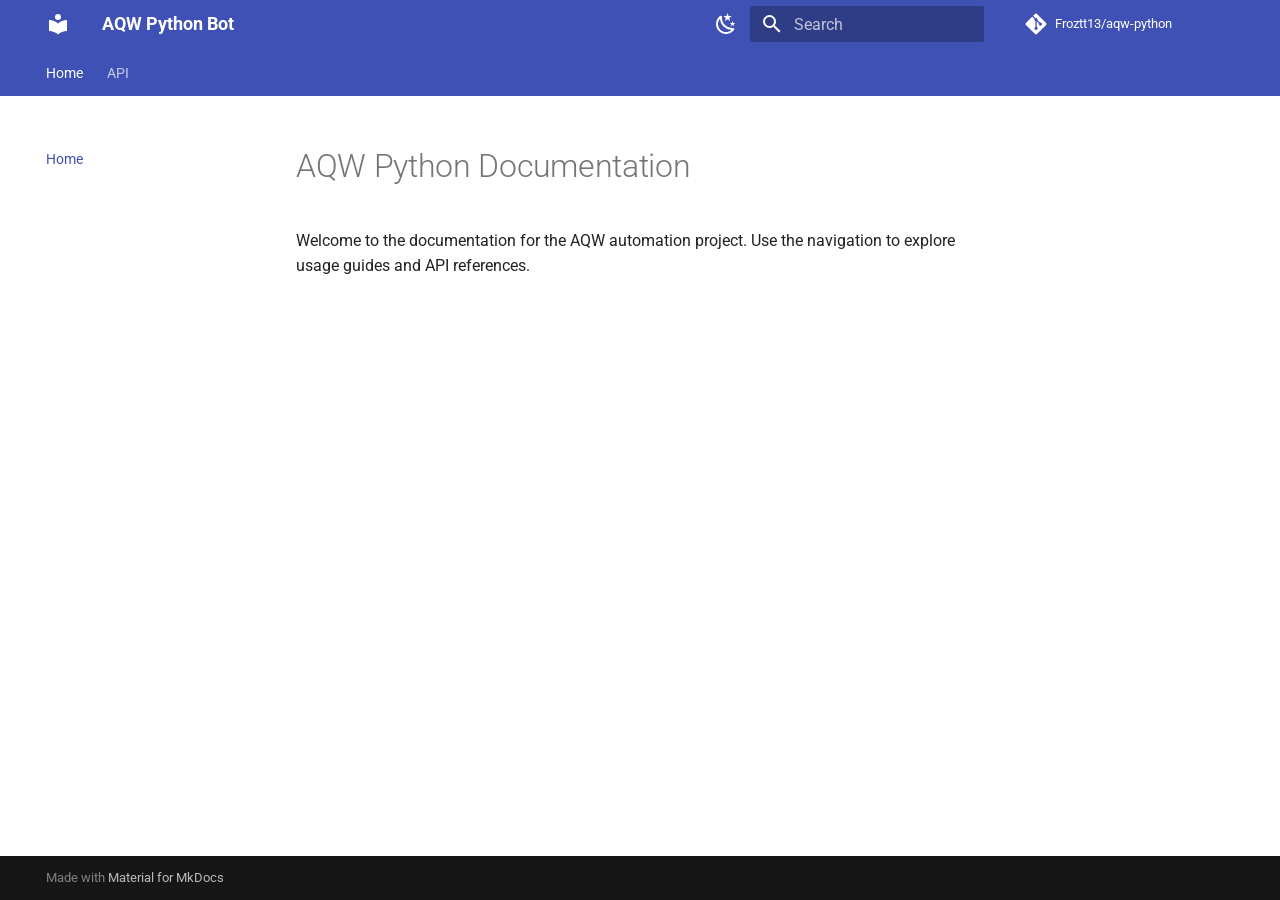
<file: index.html>
<!doctype html>
<html lang="en" class="no-js">
  <head>
    
      <meta charset="utf-8">
      <meta name="viewport" content="width=device-width,initial-scale=1">
      
        <meta name="description" content="Documentation for the AQW automation toolkit.">
      
      
      
        <link rel="canonical" href="https://example.com/">
      
      
      
        <link rel="next" href="api/commands/">
      
      
      <link rel="icon" href="assets/images/favicon.png">
      <meta name="generator" content="mkdocs-1.6.1, mkdocs-material-9.6.20">
    
    
      
        <title>AQW Python Bot</title>
      
    
    
      <link rel="stylesheet" href="assets/stylesheets/main.e53b48f4.min.css">
      
        
        <link rel="stylesheet" href="assets/stylesheets/palette.06af60db.min.css">
      
      


    
    
      
    
    
      
        
        
        <link rel="preconnect" href="https://fonts.gstatic.com" crossorigin>
        <link rel="stylesheet" href="https://fonts.googleapis.com/css?family=Roboto:300,300i,400,400i,700,700i%7CRoboto+Mono:400,400i,700,700i&display=fallback">
        <style>:root{--md-text-font:"Roboto";--md-code-font:"Roboto Mono"}</style>
      
    
    
      <link rel="stylesheet" href="assets/_mkdocstrings.css">
    
    <script>__md_scope=new URL(".",location),__md_hash=e=>[...e].reduce(((e,_)=>(e<<5)-e+_.charCodeAt(0)),0),__md_get=(e,_=localStorage,t=__md_scope)=>JSON.parse(_.getItem(t.pathname+"."+e)),__md_set=(e,_,t=localStorage,a=__md_scope)=>{try{t.setItem(a.pathname+"."+e,JSON.stringify(_))}catch(e){}}</script>
    
      

    
    
    
  </head>
  
  
    
    
      
    
    
    
    
    <body dir="ltr" data-md-color-scheme="default" data-md-color-primary="indigo" data-md-color-accent="amber">
  
    
    <input class="md-toggle" data-md-toggle="drawer" type="checkbox" id="__drawer" autocomplete="off">
    <input class="md-toggle" data-md-toggle="search" type="checkbox" id="__search" autocomplete="off">
    <label class="md-overlay" for="__drawer"></label>
    <div data-md-component="skip">
      
        
        <a href="#aqw-python-documentation" class="md-skip">
          Skip to content
        </a>
      
    </div>
    <div data-md-component="announce">
      
    </div>
    
    
      

<header class="md-header" data-md-component="header">
  <nav class="md-header__inner md-grid" aria-label="Header">
    <a href="." title="AQW Python Bot" class="md-header__button md-logo" aria-label="AQW Python Bot" data-md-component="logo">
      
  
  <svg xmlns="http://www.w3.org/2000/svg" viewBox="0 0 24 24"><path d="M12 8a3 3 0 0 0 3-3 3 3 0 0 0-3-3 3 3 0 0 0-3 3 3 3 0 0 0 3 3m0 3.54C9.64 9.35 6.5 8 3 8v11c3.5 0 6.64 1.35 9 3.54 2.36-2.19 5.5-3.54 9-3.54V8c-3.5 0-6.64 1.35-9 3.54"/></svg>

    </a>
    <label class="md-header__button md-icon" for="__drawer">
      
      <svg xmlns="http://www.w3.org/2000/svg" viewBox="0 0 24 24"><path d="M3 6h18v2H3zm0 5h18v2H3zm0 5h18v2H3z"/></svg>
    </label>
    <div class="md-header__title" data-md-component="header-title">
      <div class="md-header__ellipsis">
        <div class="md-header__topic">
          <span class="md-ellipsis">
            AQW Python Bot
          </span>
        </div>
        <div class="md-header__topic" data-md-component="header-topic">
          <span class="md-ellipsis">
            
              Home
            
          </span>
        </div>
      </div>
    </div>
    
      
        <form class="md-header__option" data-md-component="palette">
  
    
    
    
    <input class="md-option" data-md-color-media="" data-md-color-scheme="default" data-md-color-primary="indigo" data-md-color-accent="amber"  aria-label="Switch to dark mode"  type="radio" name="__palette" id="__palette_0">
    
      <label class="md-header__button md-icon" title="Switch to dark mode" for="__palette_1" hidden>
        <svg xmlns="http://www.w3.org/2000/svg" viewBox="0 0 24 24"><path d="m17.75 4.09-2.53 1.94.91 3.06-2.63-1.81-2.63 1.81.91-3.06-2.53-1.94L12.44 4l1.06-3 1.06 3zm3.5 6.91-1.64 1.25.59 1.98-1.7-1.17-1.7 1.17.59-1.98L15.75 11l2.06-.05L18.5 9l.69 1.95zm-2.28 4.95c.83-.08 1.72 1.1 1.19 1.85-.32.45-.66.87-1.08 1.27C15.17 23 8.84 23 4.94 19.07c-3.91-3.9-3.91-10.24 0-14.14.4-.4.82-.76 1.27-1.08.75-.53 1.93.36 1.85 1.19-.27 2.86.69 5.83 2.89 8.02a9.96 9.96 0 0 0 8.02 2.89m-1.64 2.02a12.08 12.08 0 0 1-7.8-3.47c-2.17-2.19-3.33-5-3.49-7.82-2.81 3.14-2.7 7.96.31 10.98 3.02 3.01 7.84 3.12 10.98.31"/></svg>
      </label>
    
  
    
    
    
    <input class="md-option" data-md-color-media="" data-md-color-scheme="slate" data-md-color-primary="indigo" data-md-color-accent="amber"  aria-label="Switch to light mode"  type="radio" name="__palette" id="__palette_1">
    
      <label class="md-header__button md-icon" title="Switch to light mode" for="__palette_0" hidden>
        <svg xmlns="http://www.w3.org/2000/svg" viewBox="0 0 24 24"><path d="M12 7a5 5 0 0 1 5 5 5 5 0 0 1-5 5 5 5 0 0 1-5-5 5 5 0 0 1 5-5m0 2a3 3 0 0 0-3 3 3 3 0 0 0 3 3 3 3 0 0 0 3-3 3 3 0 0 0-3-3m0-7 2.39 3.42C13.65 5.15 12.84 5 12 5s-1.65.15-2.39.42zM3.34 7l4.16-.35A7.2 7.2 0 0 0 5.94 8.5c-.44.74-.69 1.5-.83 2.29zm.02 10 1.76-3.77a7.131 7.131 0 0 0 2.38 4.14zM20.65 7l-1.77 3.79a7.02 7.02 0 0 0-2.38-4.15zm-.01 10-4.14.36c.59-.51 1.12-1.14 1.54-1.86.42-.73.69-1.5.83-2.29zM12 22l-2.41-3.44c.74.27 1.55.44 2.41.44.82 0 1.63-.17 2.37-.44z"/></svg>
      </label>
    
  
</form>
      
    
    
      <script>var palette=__md_get("__palette");if(palette&&palette.color){if("(prefers-color-scheme)"===palette.color.media){var media=matchMedia("(prefers-color-scheme: light)"),input=document.querySelector(media.matches?"[data-md-color-media='(prefers-color-scheme: light)']":"[data-md-color-media='(prefers-color-scheme: dark)']");palette.color.media=input.getAttribute("data-md-color-media"),palette.color.scheme=input.getAttribute("data-md-color-scheme"),palette.color.primary=input.getAttribute("data-md-color-primary"),palette.color.accent=input.getAttribute("data-md-color-accent")}for(var[key,value]of Object.entries(palette.color))document.body.setAttribute("data-md-color-"+key,value)}</script>
    
    
    
      
      
        <label class="md-header__button md-icon" for="__search">
          
          <svg xmlns="http://www.w3.org/2000/svg" viewBox="0 0 24 24"><path d="M9.5 3A6.5 6.5 0 0 1 16 9.5c0 1.61-.59 3.09-1.56 4.23l.27.27h.79l5 5-1.5 1.5-5-5v-.79l-.27-.27A6.52 6.52 0 0 1 9.5 16 6.5 6.5 0 0 1 3 9.5 6.5 6.5 0 0 1 9.5 3m0 2C7 5 5 7 5 9.5S7 14 9.5 14 14 12 14 9.5 12 5 9.5 5"/></svg>
        </label>
        <div class="md-search" data-md-component="search" role="dialog">
  <label class="md-search__overlay" for="__search"></label>
  <div class="md-search__inner" role="search">
    <form class="md-search__form" name="search">
      <input type="text" class="md-search__input" name="query" aria-label="Search" placeholder="Search" autocapitalize="off" autocorrect="off" autocomplete="off" spellcheck="false" data-md-component="search-query" required>
      <label class="md-search__icon md-icon" for="__search">
        
        <svg xmlns="http://www.w3.org/2000/svg" viewBox="0 0 24 24"><path d="M9.5 3A6.5 6.5 0 0 1 16 9.5c0 1.61-.59 3.09-1.56 4.23l.27.27h.79l5 5-1.5 1.5-5-5v-.79l-.27-.27A6.52 6.52 0 0 1 9.5 16 6.5 6.5 0 0 1 3 9.5 6.5 6.5 0 0 1 9.5 3m0 2C7 5 5 7 5 9.5S7 14 9.5 14 14 12 14 9.5 12 5 9.5 5"/></svg>
        
        <svg xmlns="http://www.w3.org/2000/svg" viewBox="0 0 24 24"><path d="M20 11v2H8l5.5 5.5-1.42 1.42L4.16 12l7.92-7.92L13.5 5.5 8 11z"/></svg>
      </label>
      <nav class="md-search__options" aria-label="Search">
        
        <button type="reset" class="md-search__icon md-icon" title="Clear" aria-label="Clear" tabindex="-1">
          
          <svg xmlns="http://www.w3.org/2000/svg" viewBox="0 0 24 24"><path d="M19 6.41 17.59 5 12 10.59 6.41 5 5 6.41 10.59 12 5 17.59 6.41 19 12 13.41 17.59 19 19 17.59 13.41 12z"/></svg>
        </button>
      </nav>
      
    </form>
    <div class="md-search__output">
      <div class="md-search__scrollwrap" tabindex="0" data-md-scrollfix>
        <div class="md-search-result" data-md-component="search-result">
          <div class="md-search-result__meta">
            Initializing search
          </div>
          <ol class="md-search-result__list" role="presentation"></ol>
        </div>
      </div>
    </div>
  </div>
</div>
      
    
    
      <div class="md-header__source">
        <a href="https://github.com/Froztt13/aqw-python" title="Go to repository" class="md-source" data-md-component="source">
  <div class="md-source__icon md-icon">
    
    <svg xmlns="http://www.w3.org/2000/svg" viewBox="0 0 448 512"><!--! Font Awesome Free 7.0.0 by @fontawesome - https://fontawesome.com License - https://fontawesome.com/license/free (Icons: CC BY 4.0, Fonts: SIL OFL 1.1, Code: MIT License) Copyright 2025 Fonticons, Inc.--><path d="M439.6 236.1 244 40.5c-5.4-5.5-12.8-8.5-20.4-8.5s-15 3-20.4 8.4L162.5 81l51.5 51.5c27.1-9.1 52.7 16.8 43.4 43.7l49.7 49.7c34.2-11.8 61.2 31 35.5 56.7-26.5 26.5-70.2-2.9-56-37.3L240.3 199v121.9c25.3 12.5 22.3 41.8 9.1 55-6.4 6.4-15.2 10.1-24.3 10.1s-17.8-3.6-24.3-10.1c-17.6-17.6-11.1-46.9 11.2-56v-123c-20.8-8.5-24.6-30.7-18.6-45L142.6 101 8.5 235.1C3 240.6 0 247.9 0 255.5s3 15 8.5 20.4l195.6 195.7c5.4 5.4 12.7 8.4 20.4 8.4s15-3 20.4-8.4l194.7-194.7c5.4-5.4 8.4-12.8 8.4-20.4s-3-15-8.4-20.4"/></svg>
  </div>
  <div class="md-source__repository">
    Froztt13/aqw-python
  </div>
</a>
      </div>
    
  </nav>
  
</header>
    
    <div class="md-container" data-md-component="container">
      
      
        
          
            
<nav class="md-tabs" aria-label="Tabs" data-md-component="tabs">
  <div class="md-grid">
    <ul class="md-tabs__list">
      
        
  
  
  
    
  
  
    <li class="md-tabs__item md-tabs__item--active">
      <a href="." class="md-tabs__link">
        
  
  
    
  
  Home

      </a>
    </li>
  

      
        
  
  
  
  
    
    
      <li class="md-tabs__item">
        <a href="api/commands/" class="md-tabs__link">
          
  
  
  API

        </a>
      </li>
    
  

      
    </ul>
  </div>
</nav>
          
        
      
      <main class="md-main" data-md-component="main">
        <div class="md-main__inner md-grid">
          
            
              
              <div class="md-sidebar md-sidebar--primary" data-md-component="sidebar" data-md-type="navigation" >
                <div class="md-sidebar__scrollwrap">
                  <div class="md-sidebar__inner">
                    


  


<nav class="md-nav md-nav--primary md-nav--lifted" aria-label="Navigation" data-md-level="0">
  <label class="md-nav__title" for="__drawer">
    <a href="." title="AQW Python Bot" class="md-nav__button md-logo" aria-label="AQW Python Bot" data-md-component="logo">
      
  
  <svg xmlns="http://www.w3.org/2000/svg" viewBox="0 0 24 24"><path d="M12 8a3 3 0 0 0 3-3 3 3 0 0 0-3-3 3 3 0 0 0-3 3 3 3 0 0 0 3 3m0 3.54C9.64 9.35 6.5 8 3 8v11c3.5 0 6.64 1.35 9 3.54 2.36-2.19 5.5-3.54 9-3.54V8c-3.5 0-6.64 1.35-9 3.54"/></svg>

    </a>
    AQW Python Bot
  </label>
  
    <div class="md-nav__source">
      <a href="https://github.com/Froztt13/aqw-python" title="Go to repository" class="md-source" data-md-component="source">
  <div class="md-source__icon md-icon">
    
    <svg xmlns="http://www.w3.org/2000/svg" viewBox="0 0 448 512"><!--! Font Awesome Free 7.0.0 by @fontawesome - https://fontawesome.com License - https://fontawesome.com/license/free (Icons: CC BY 4.0, Fonts: SIL OFL 1.1, Code: MIT License) Copyright 2025 Fonticons, Inc.--><path d="M439.6 236.1 244 40.5c-5.4-5.5-12.8-8.5-20.4-8.5s-15 3-20.4 8.4L162.5 81l51.5 51.5c27.1-9.1 52.7 16.8 43.4 43.7l49.7 49.7c34.2-11.8 61.2 31 35.5 56.7-26.5 26.5-70.2-2.9-56-37.3L240.3 199v121.9c25.3 12.5 22.3 41.8 9.1 55-6.4 6.4-15.2 10.1-24.3 10.1s-17.8-3.6-24.3-10.1c-17.6-17.6-11.1-46.9 11.2-56v-123c-20.8-8.5-24.6-30.7-18.6-45L142.6 101 8.5 235.1C3 240.6 0 247.9 0 255.5s3 15 8.5 20.4l195.6 195.7c5.4 5.4 12.7 8.4 20.4 8.4s15-3 20.4-8.4l194.7-194.7c5.4-5.4 8.4-12.8 8.4-20.4s-3-15-8.4-20.4"/></svg>
  </div>
  <div class="md-source__repository">
    Froztt13/aqw-python
  </div>
</a>
    </div>
  
  <ul class="md-nav__list" data-md-scrollfix>
    
      
      
  
  
    
  
  
  
    <li class="md-nav__item md-nav__item--active">
      
      <input class="md-nav__toggle md-toggle" type="checkbox" id="__toc">
      
      
        
      
      
      <a href="." class="md-nav__link md-nav__link--active">
        
  
  
  <span class="md-ellipsis">
    Home
    
  </span>
  

      </a>
      
    </li>
  

    
      
      
  
  
  
  
    
    
    
    
      
      
    
    
    <li class="md-nav__item md-nav__item--nested">
      
        
        
        <input class="md-nav__toggle md-toggle " type="checkbox" id="__nav_2" >
        
          
          <label class="md-nav__link" for="__nav_2" id="__nav_2_label" tabindex="0">
            
  
  
  <span class="md-ellipsis">
    API
    
  </span>
  

            <span class="md-nav__icon md-icon"></span>
          </label>
        
        <nav class="md-nav" data-md-level="1" aria-labelledby="__nav_2_label" aria-expanded="false">
          <label class="md-nav__title" for="__nav_2">
            <span class="md-nav__icon md-icon"></span>
            API
          </label>
          <ul class="md-nav__list" data-md-scrollfix>
            
              
                
  
  
  
  
    <li class="md-nav__item">
      <a href="api/commands/" class="md-nav__link">
        
  
  
  <span class="md-ellipsis">
    Commands
    
  </span>
  

      </a>
    </li>
  

              
            
          </ul>
        </nav>
      
    </li>
  

    
  </ul>
</nav>
                  </div>
                </div>
              </div>
            
            
              
              <div class="md-sidebar md-sidebar--secondary" data-md-component="sidebar" data-md-type="toc" >
                <div class="md-sidebar__scrollwrap">
                  <div class="md-sidebar__inner">
                    

<nav class="md-nav md-nav--secondary" aria-label="Table of contents">
  
  
  
    
  
  
</nav>
                  </div>
                </div>
              </div>
            
          
          
            <div class="md-content" data-md-component="content">
              <article class="md-content__inner md-typeset">
                
                  


  
  


<h1 id="aqw-python-documentation">AQW Python Documentation<a class="headerlink" href="#aqw-python-documentation" title="Permanent link">&para;</a></h1>
<p>Welcome to the documentation for the AQW automation project. Use the navigation to explore usage guides and API references.</p>












                
              </article>
            </div>
          
          
<script>var target=document.getElementById(location.hash.slice(1));target&&target.name&&(target.checked=target.name.startsWith("__tabbed_"))</script>
        </div>
        
      </main>
      
        <footer class="md-footer">
  
  <div class="md-footer-meta md-typeset">
    <div class="md-footer-meta__inner md-grid">
      <div class="md-copyright">
  
  
    Made with
    <a href="https://squidfunk.github.io/mkdocs-material/" target="_blank" rel="noopener">
      Material for MkDocs
    </a>
  
</div>
      
    </div>
  </div>
</footer>
      
    </div>
    <div class="md-dialog" data-md-component="dialog">
      <div class="md-dialog__inner md-typeset"></div>
    </div>
    
    
    
      
      <script id="__config" type="application/json">{"base": ".", "features": ["navigation.instant", "navigation.tabs", "content.code.copy"], "search": "assets/javascripts/workers/search.973d3a69.min.js", "tags": null, "translations": {"clipboard.copied": "Copied to clipboard", "clipboard.copy": "Copy to clipboard", "search.result.more.one": "1 more on this page", "search.result.more.other": "# more on this page", "search.result.none": "No matching documents", "search.result.one": "1 matching document", "search.result.other": "# matching documents", "search.result.placeholder": "Type to start searching", "search.result.term.missing": "Missing", "select.version": "Select version"}, "version": null}</script>
    
    
      <script src="assets/javascripts/bundle.f55a23d4.min.js"></script>
      
    
  </body>
</html>
</file>
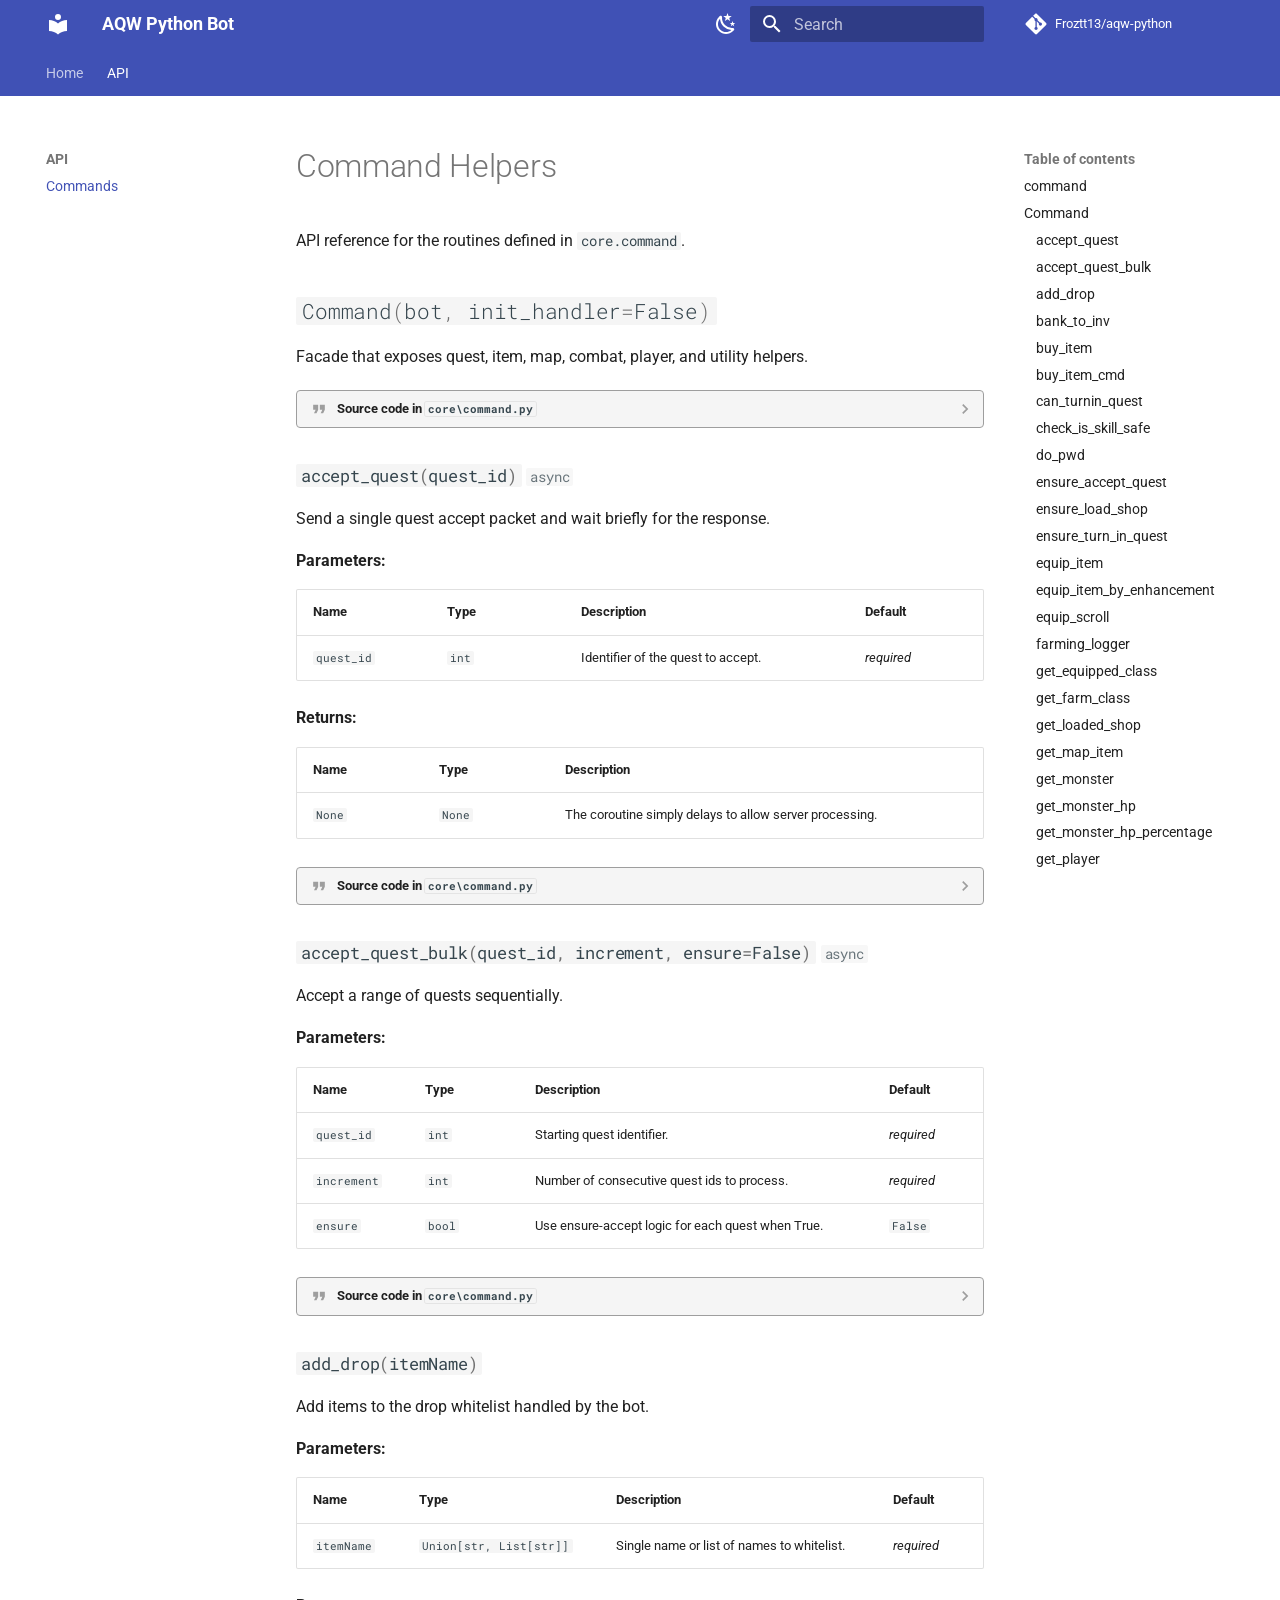
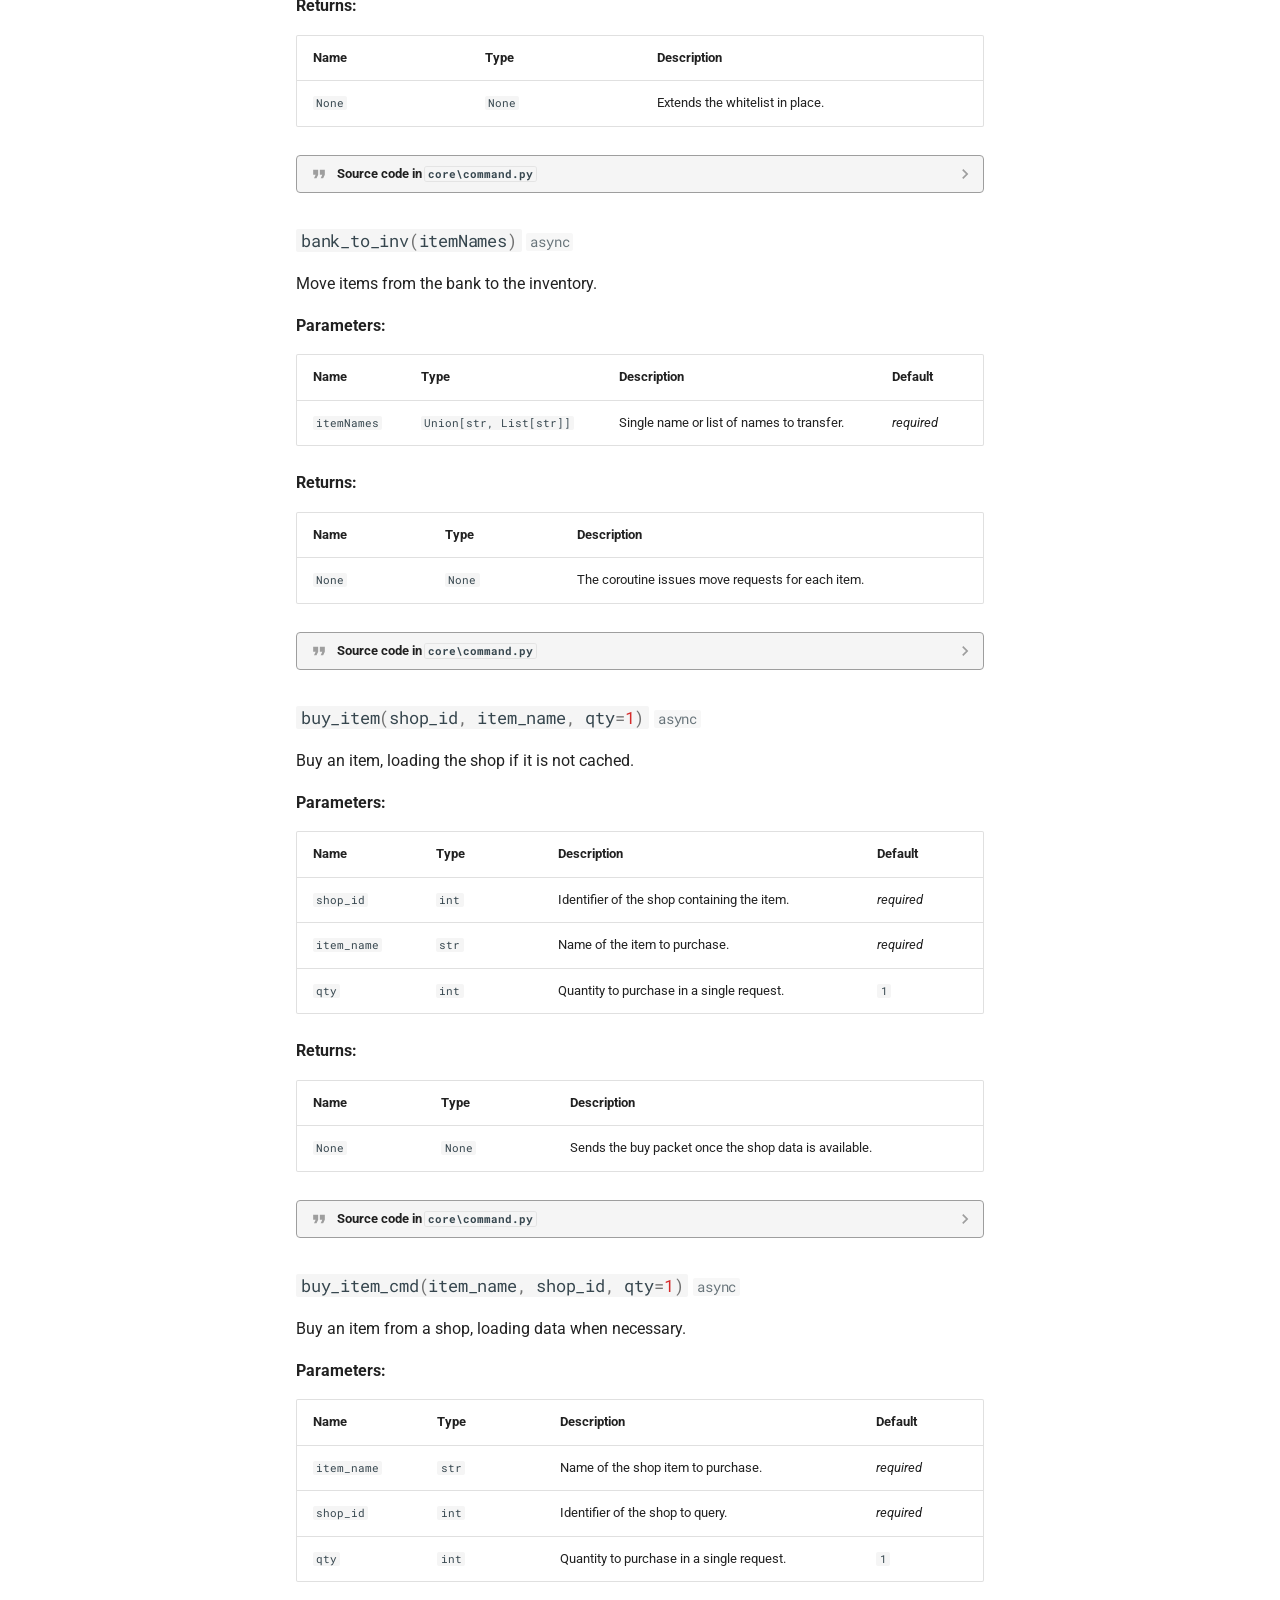
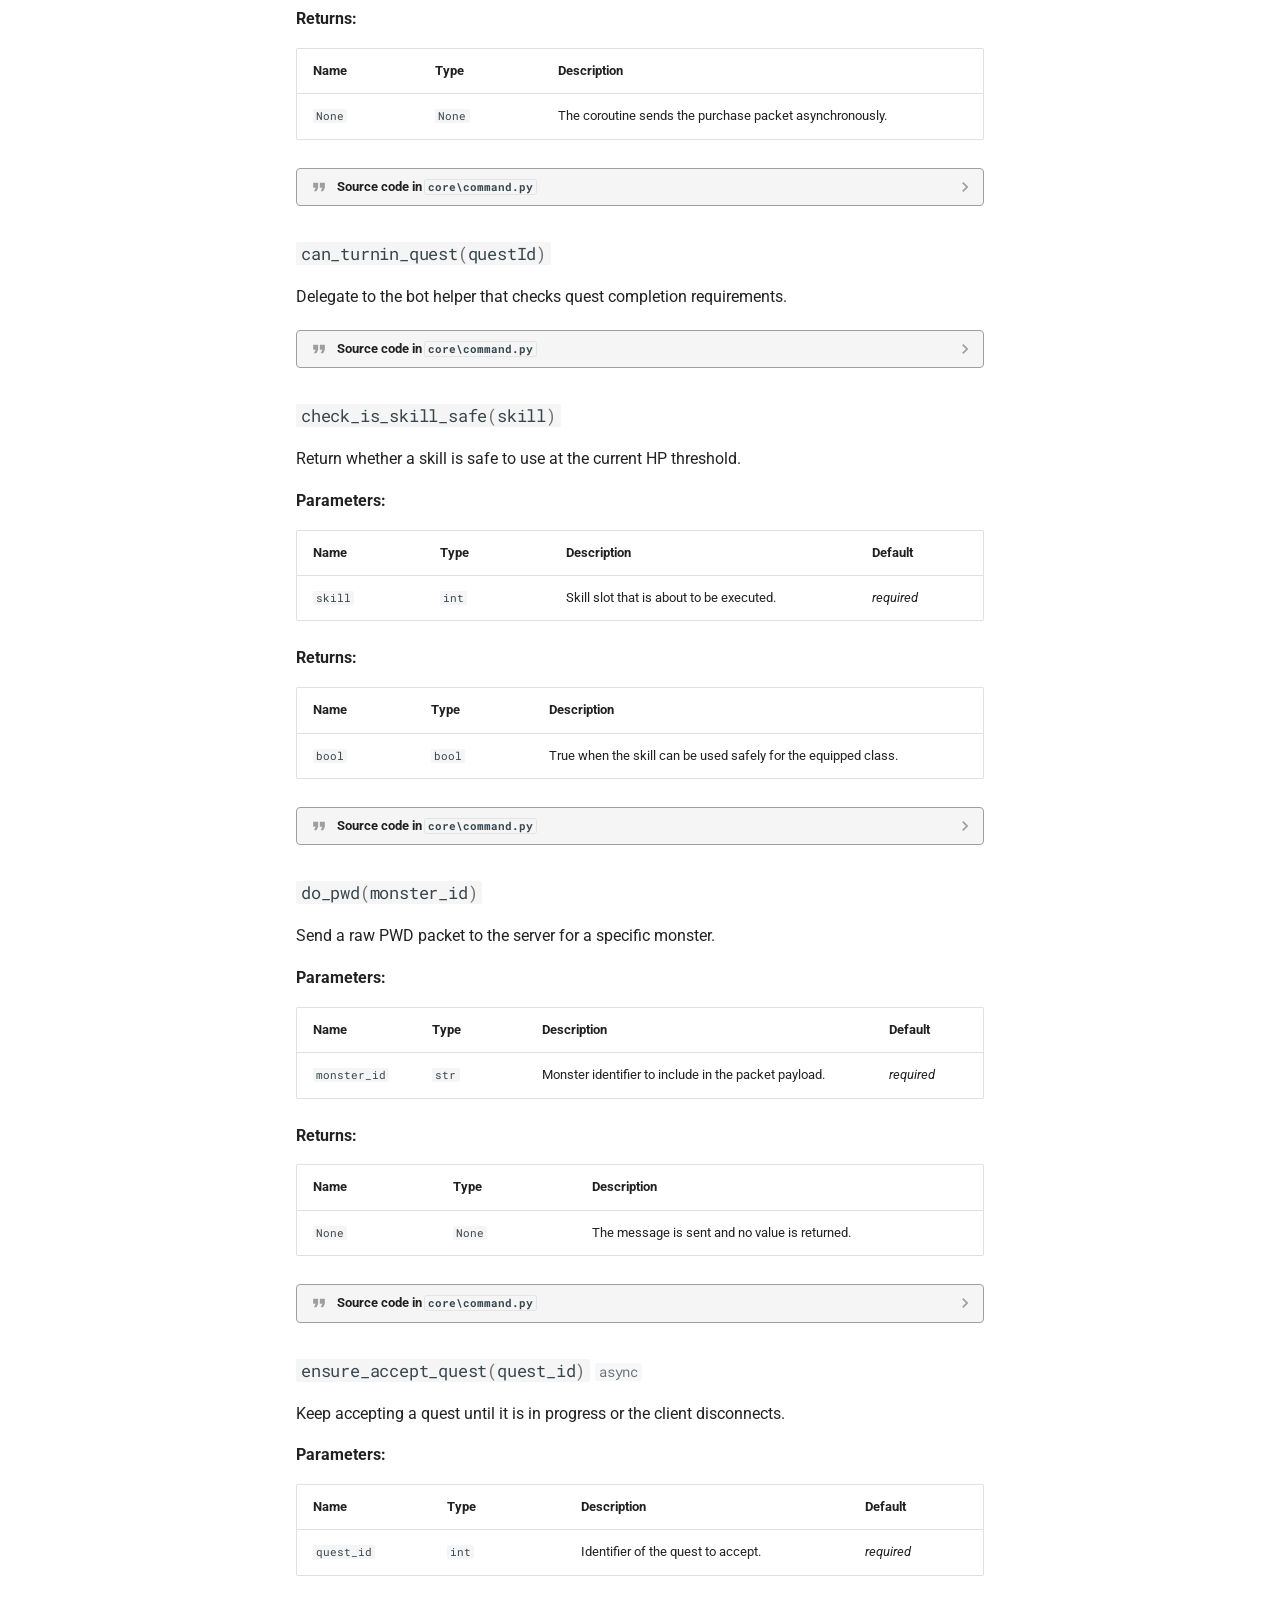
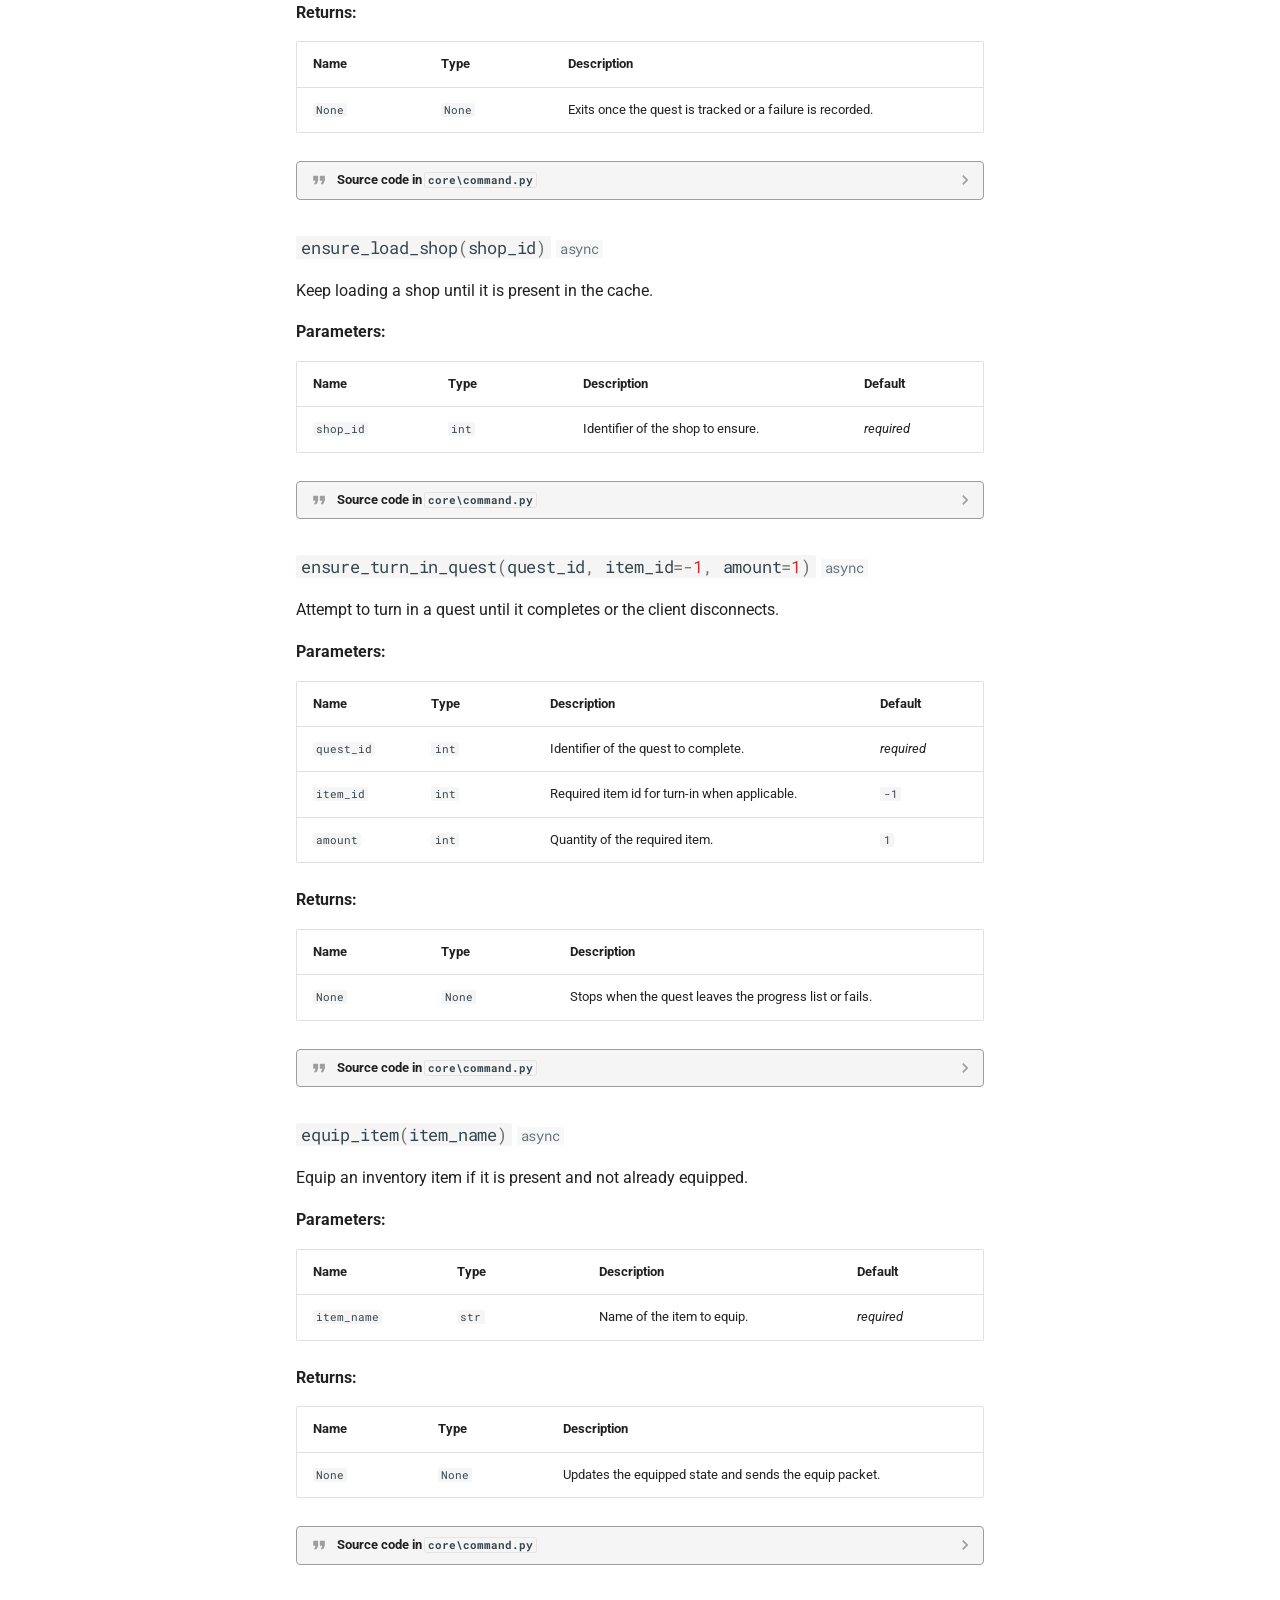
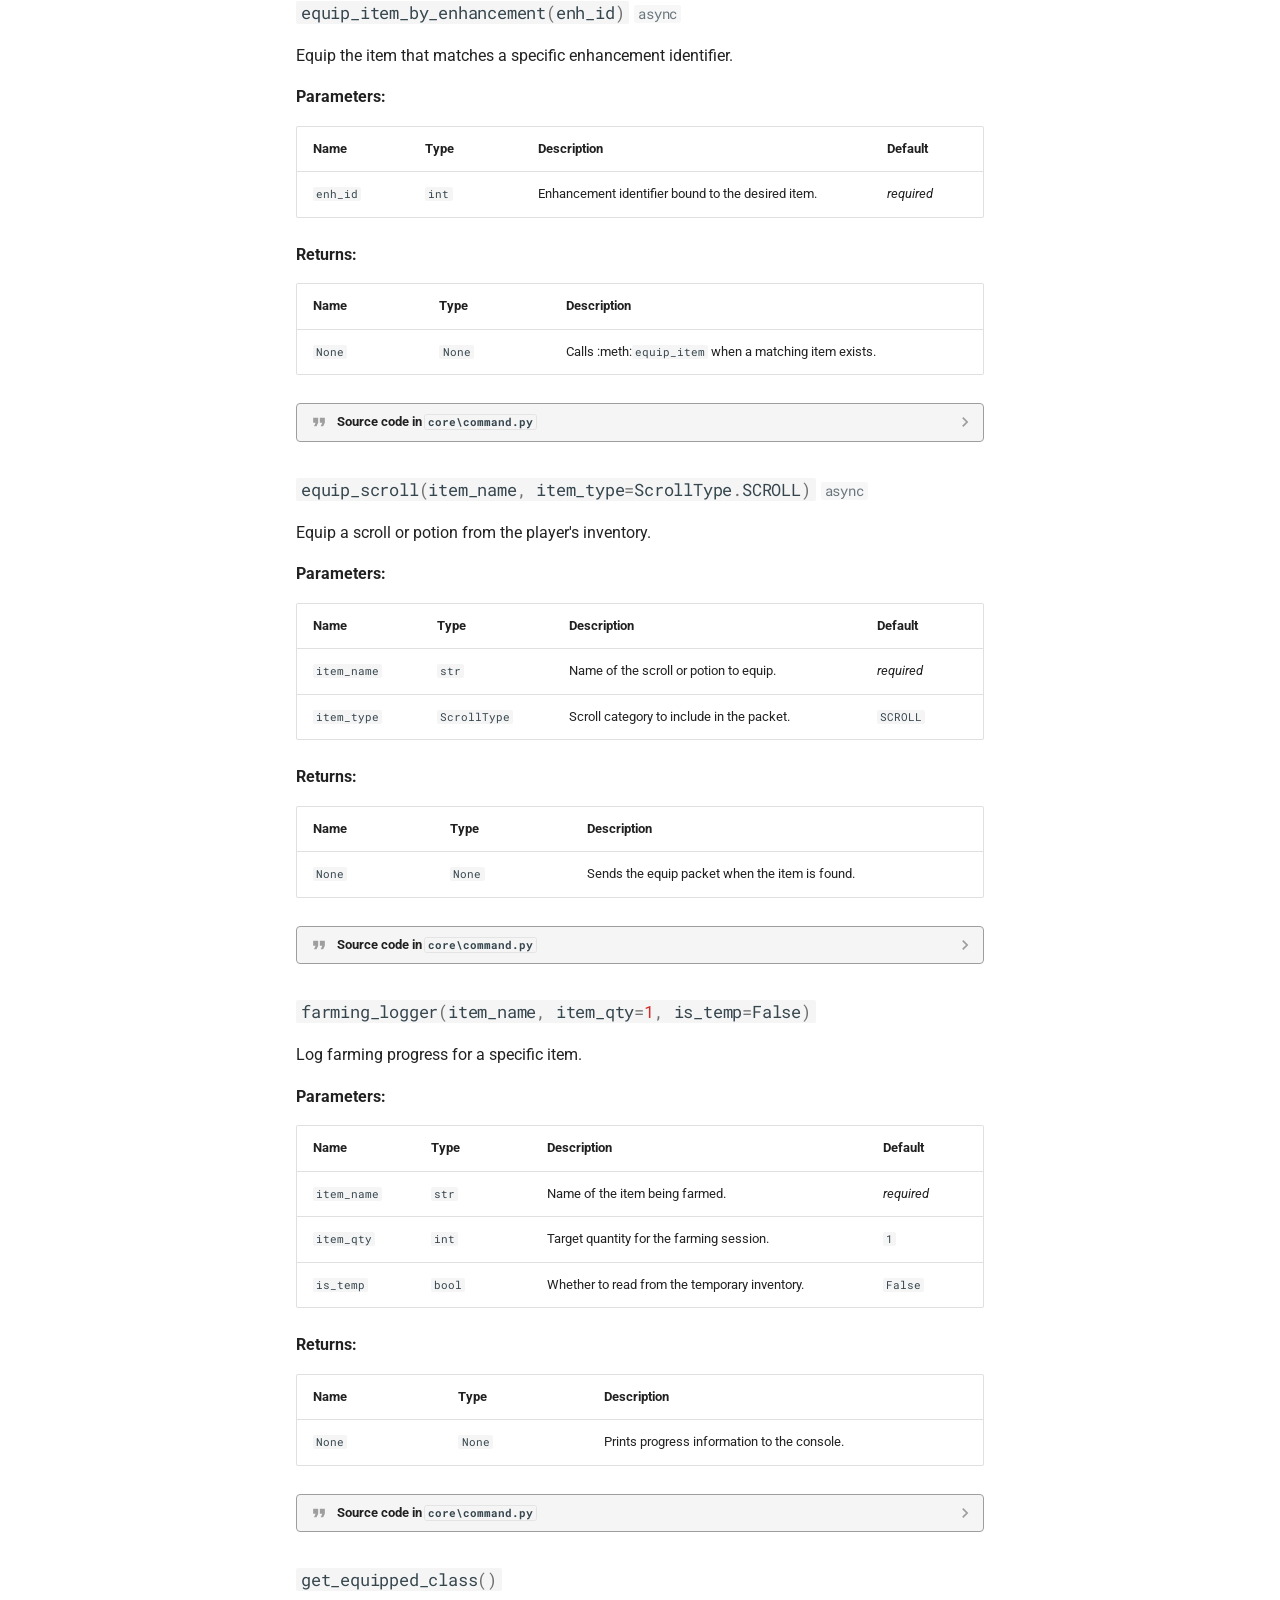
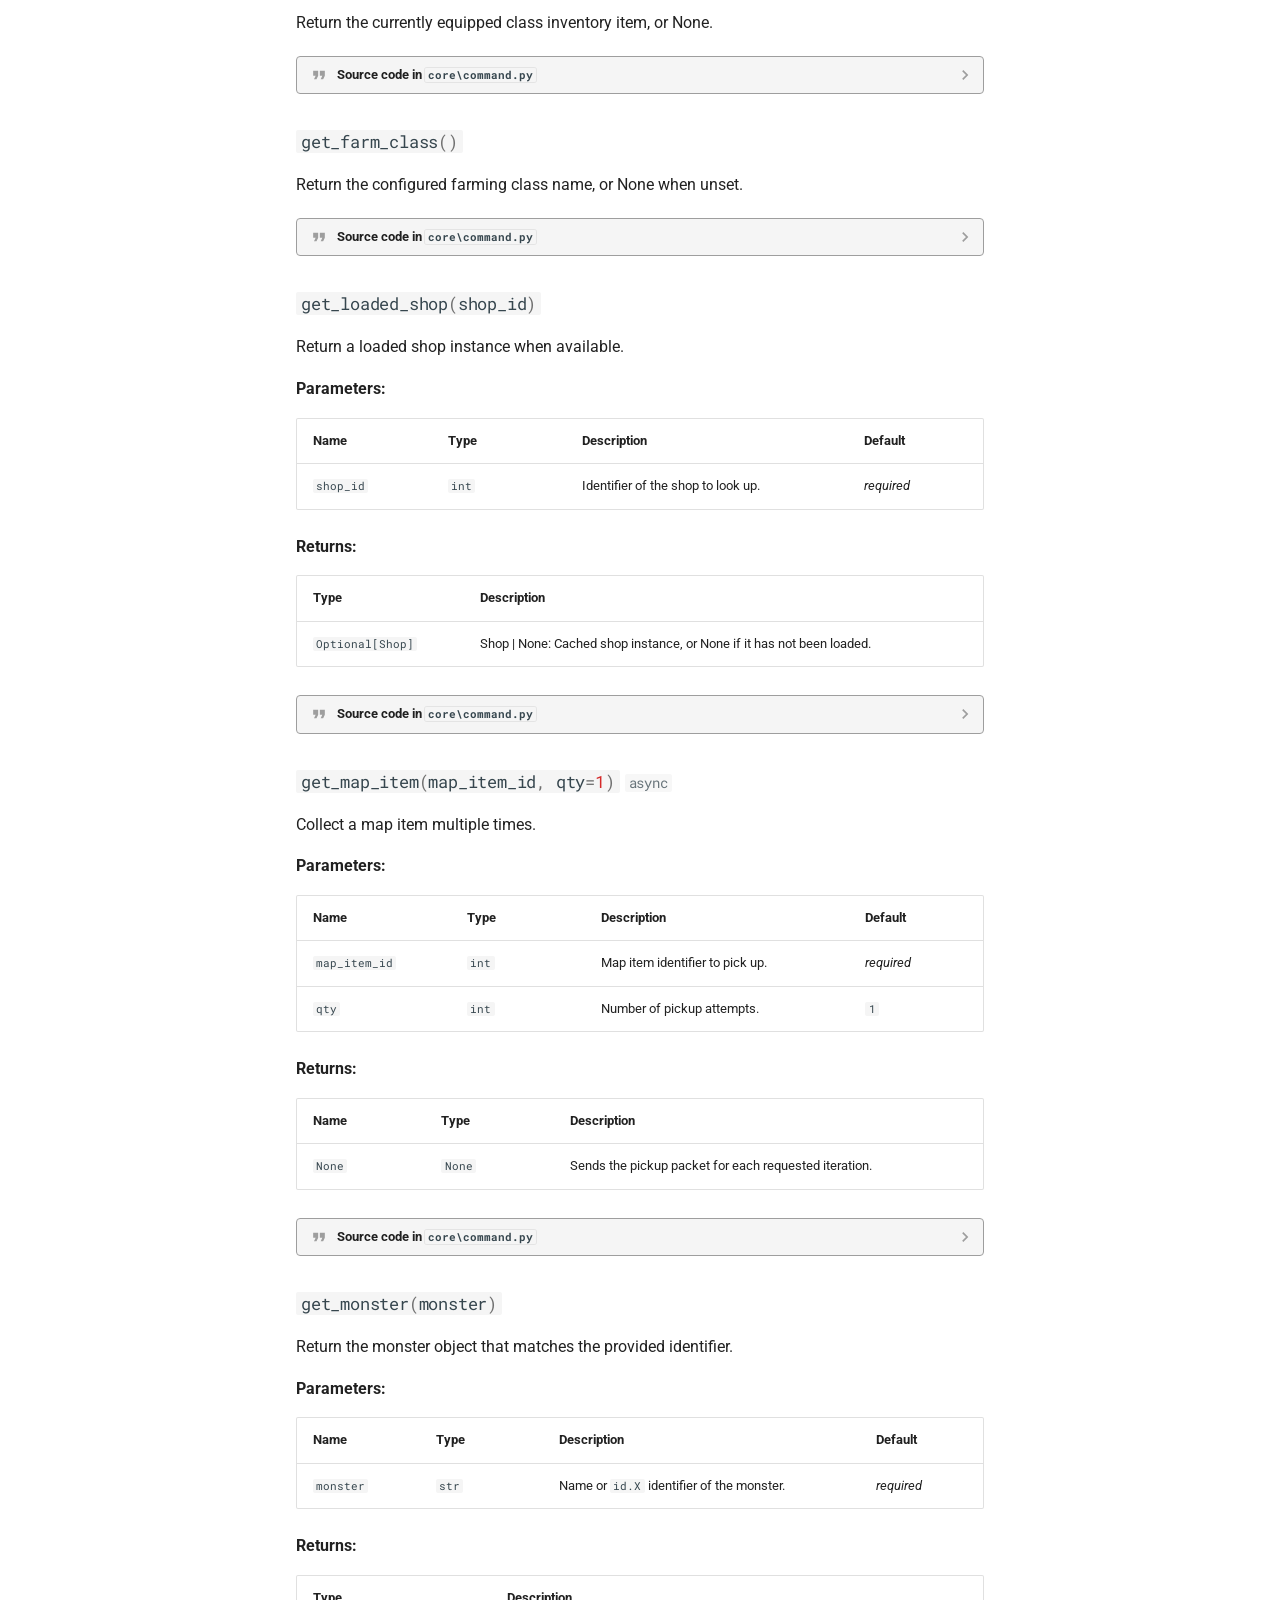
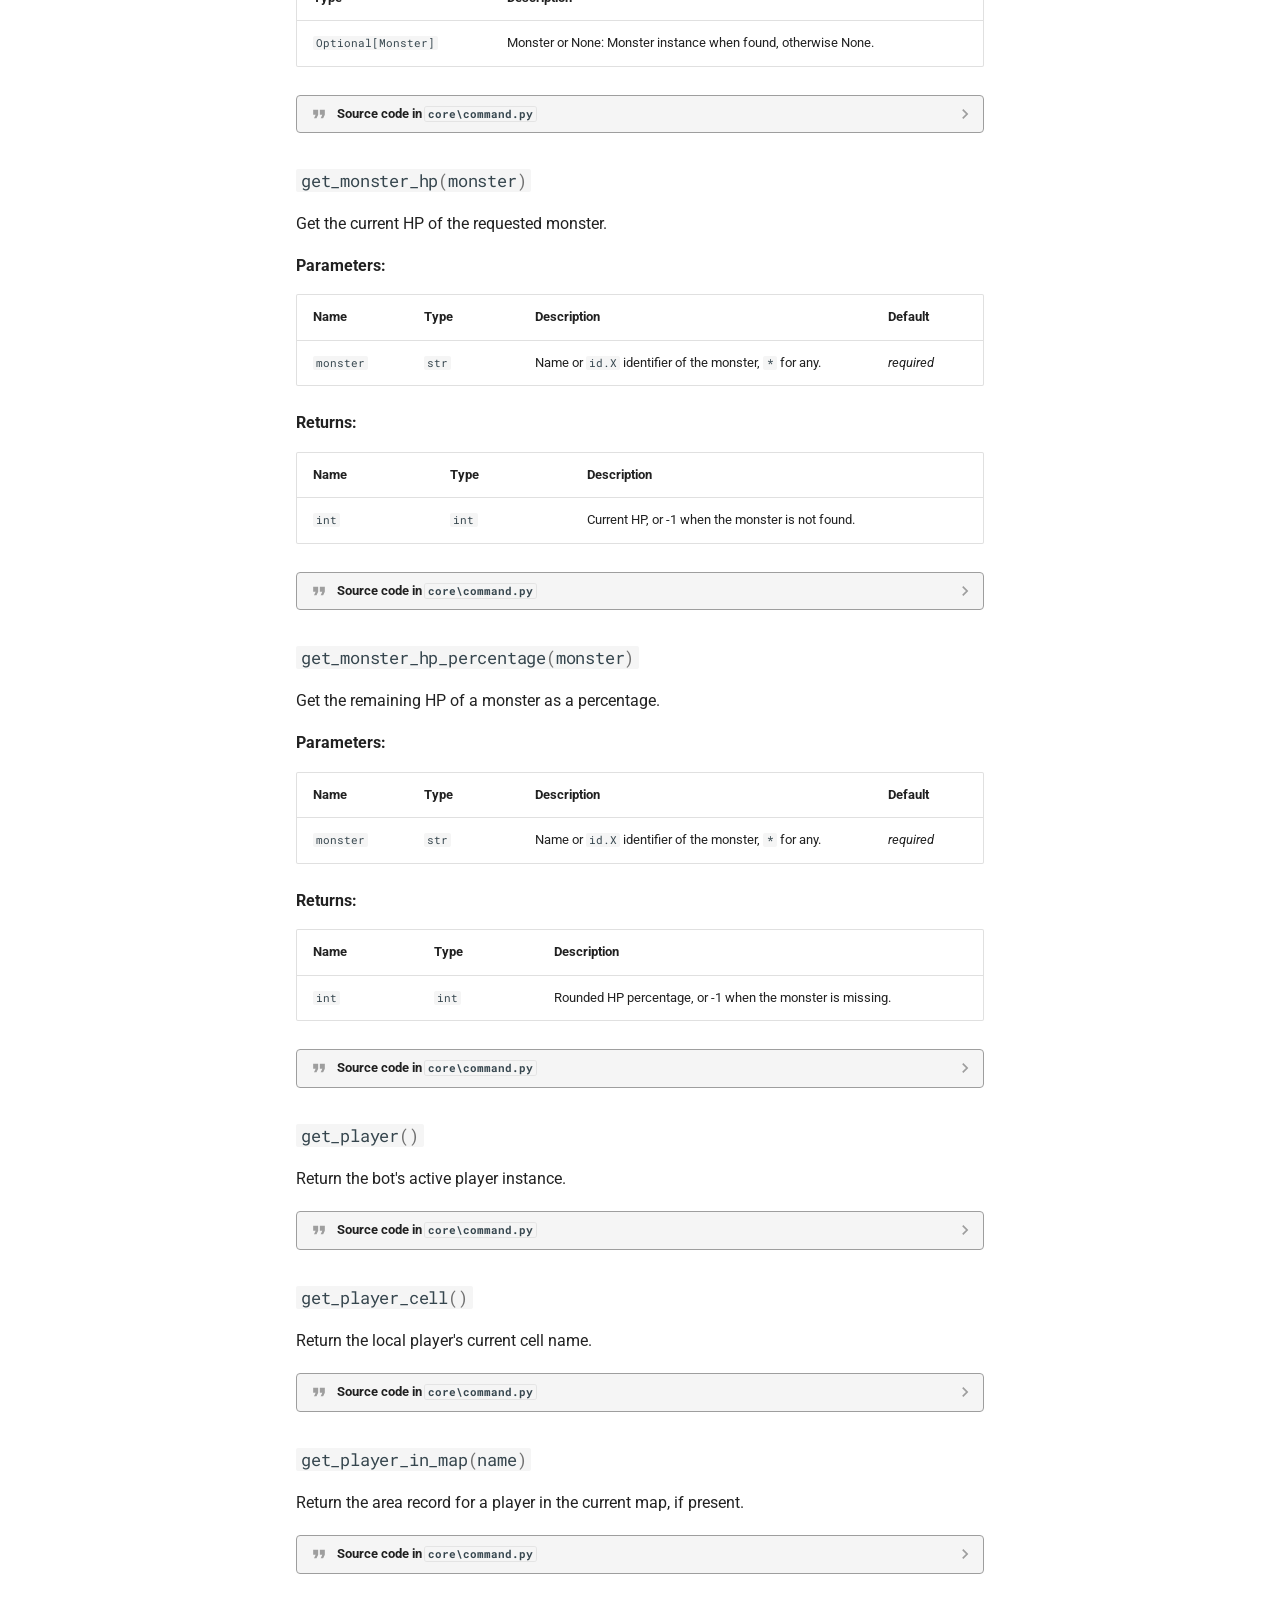
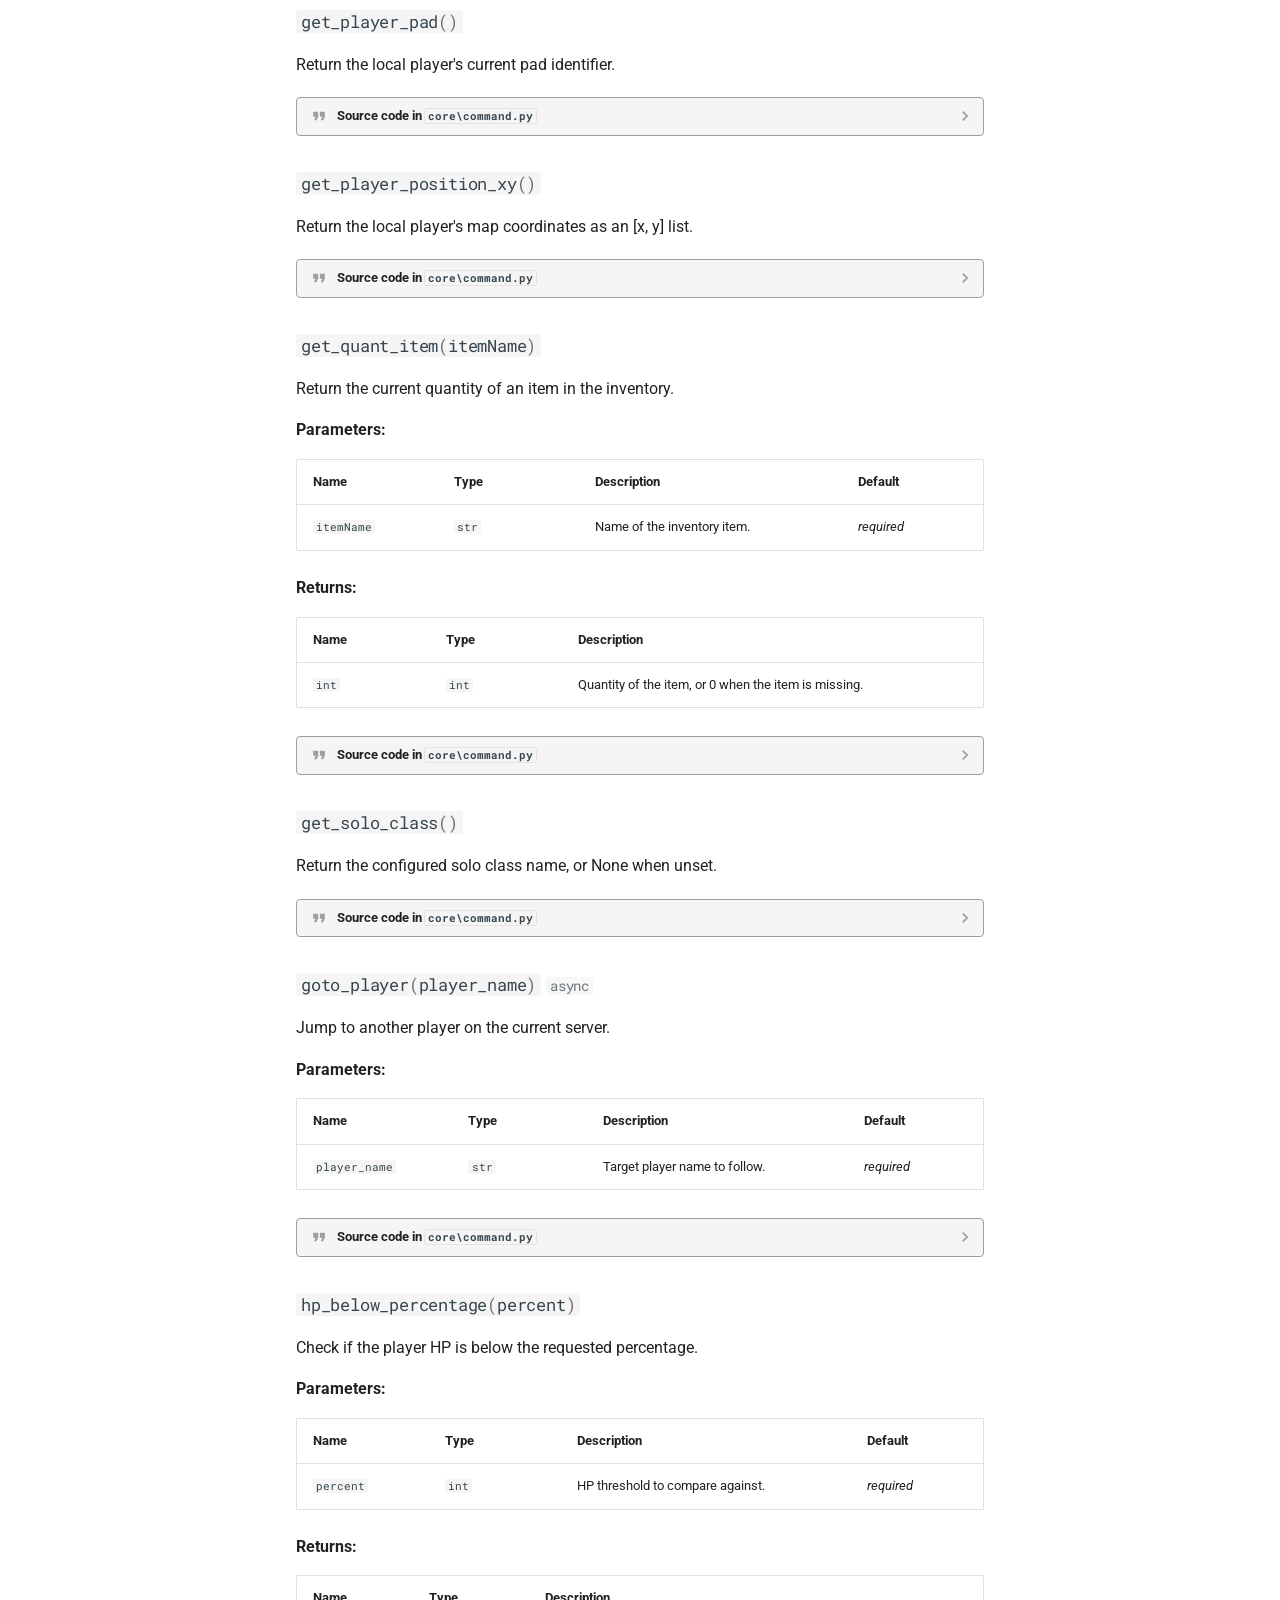
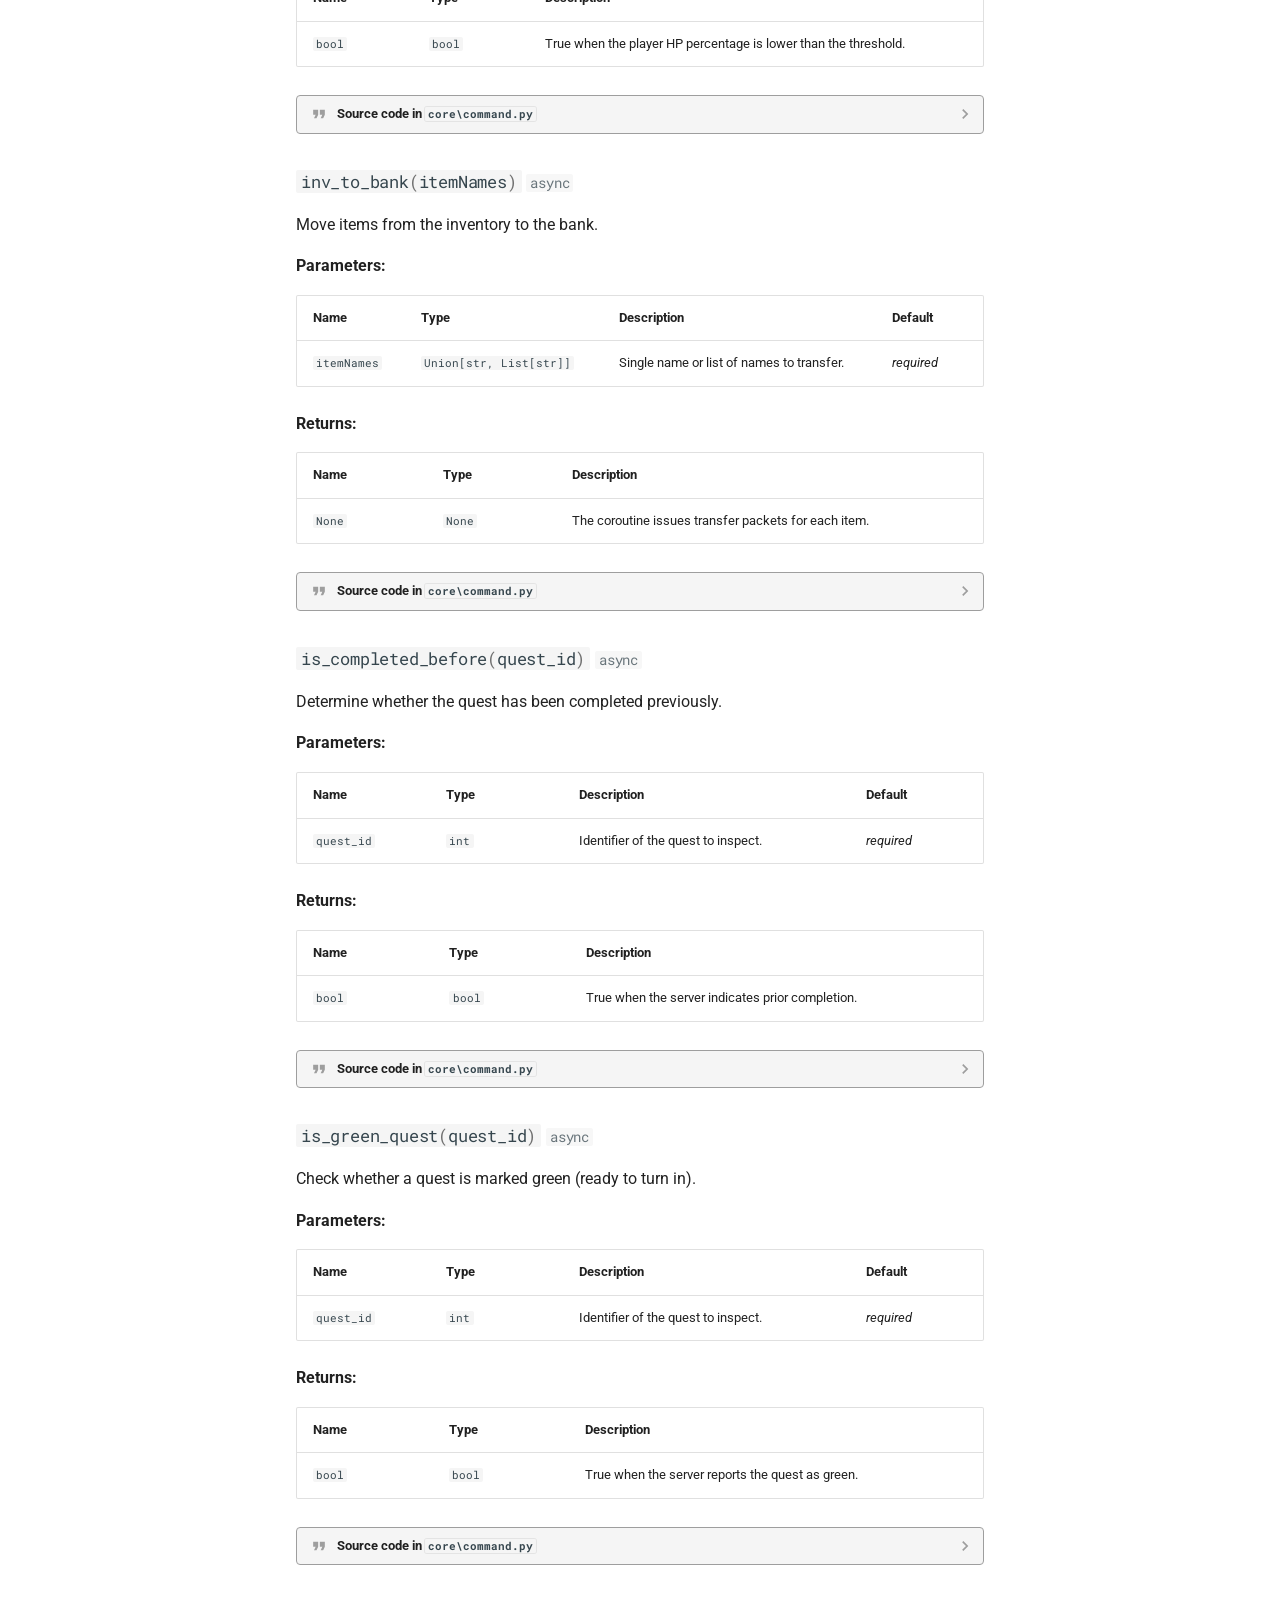
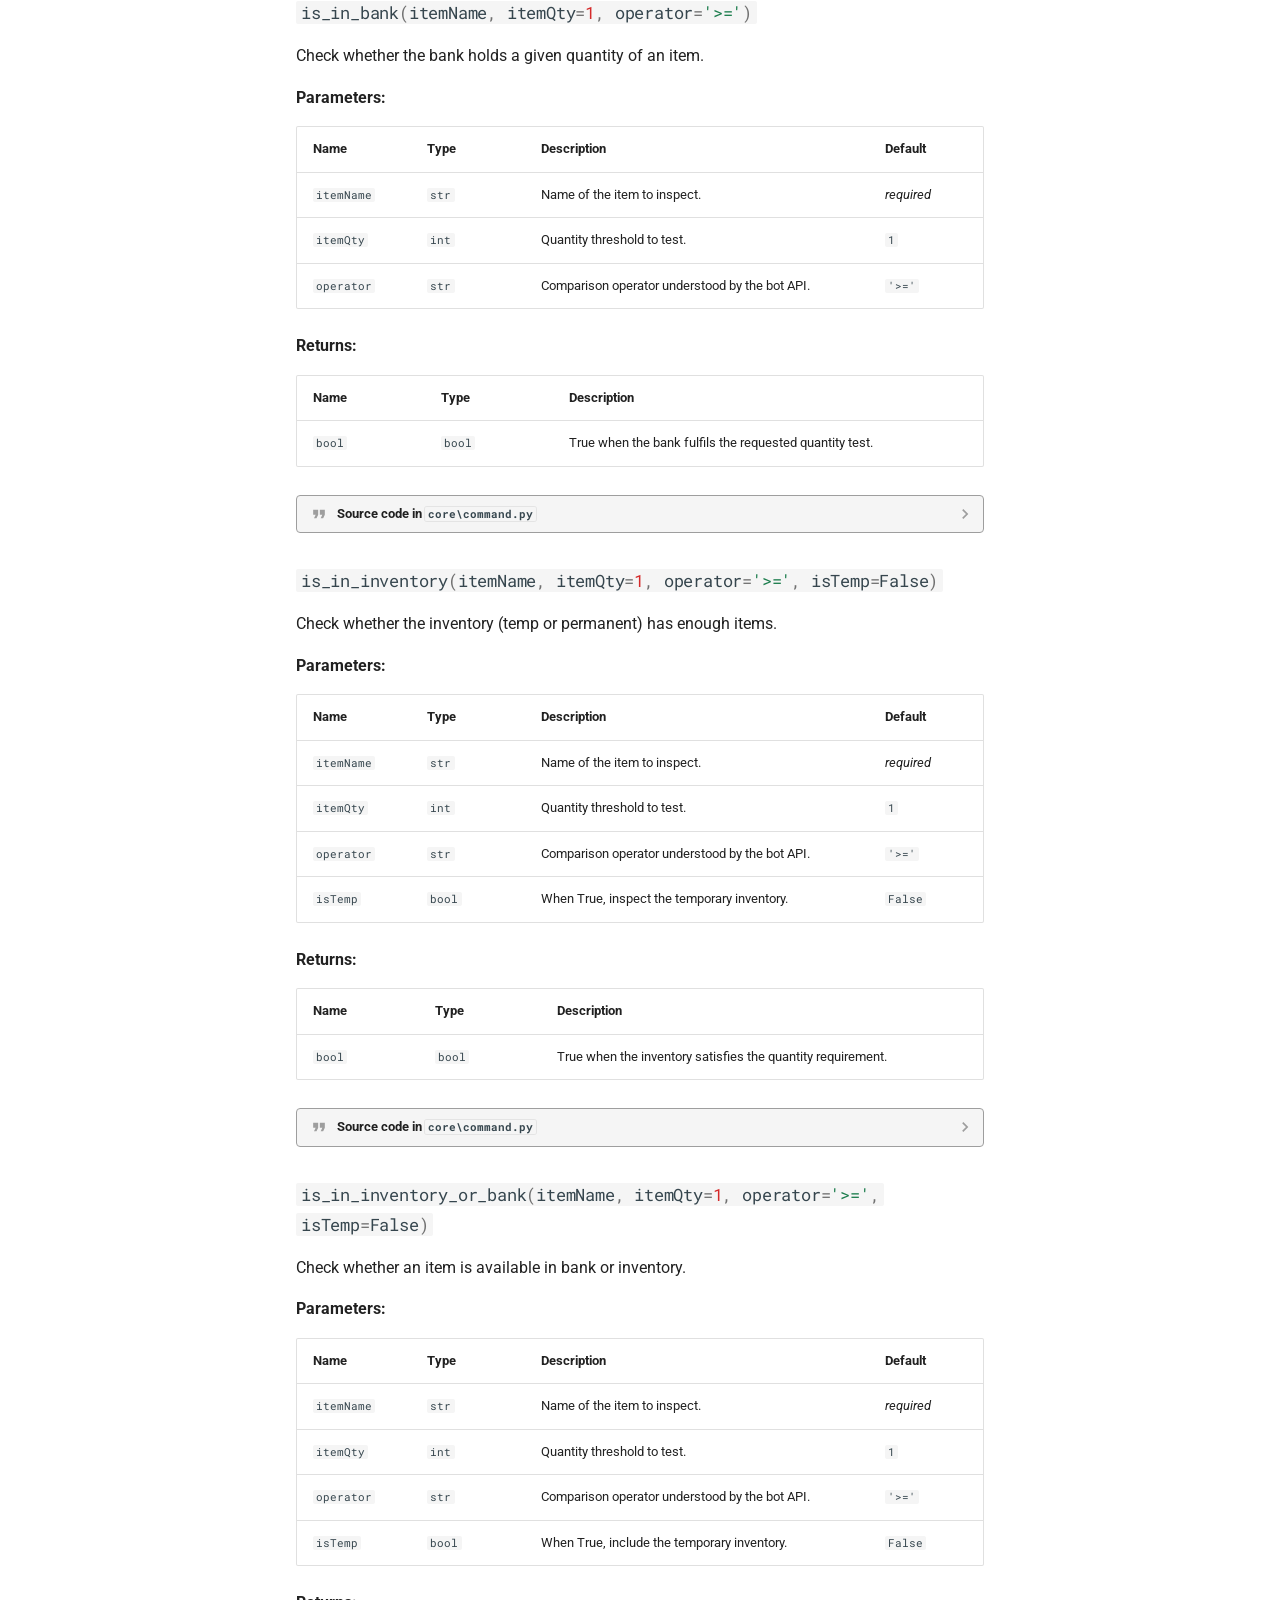
<file: api/commands/index.html>
<!doctype html>
<html lang="en" class="no-js">
  <head>
    
      <meta charset="utf-8">
      <meta name="viewport" content="width=device-width,initial-scale=1">
      
        <meta name="description" content="Documentation for the AQW automation toolkit.">
      
      
      
        <link rel="canonical" href="https://example.com/api/commands/">
      
      
        <link rel="prev" href="../..">
      
      
      
      <link rel="icon" href="../../assets/images/favicon.png">
      <meta name="generator" content="mkdocs-1.6.1, mkdocs-material-9.6.20">
    
    
      
        <title>Commands - AQW Python Bot</title>
      
    
    
      <link rel="stylesheet" href="../../assets/stylesheets/main.e53b48f4.min.css">
      
        
        <link rel="stylesheet" href="../../assets/stylesheets/palette.06af60db.min.css">
      
      


    
    
      
    
    
      
        
        
        <link rel="preconnect" href="https://fonts.gstatic.com" crossorigin>
        <link rel="stylesheet" href="https://fonts.googleapis.com/css?family=Roboto:300,300i,400,400i,700,700i%7CRoboto+Mono:400,400i,700,700i&display=fallback">
        <style>:root{--md-text-font:"Roboto";--md-code-font:"Roboto Mono"}</style>
      
    
    
      <link rel="stylesheet" href="../../assets/_mkdocstrings.css">
    
    <script>__md_scope=new URL("../..",location),__md_hash=e=>[...e].reduce(((e,_)=>(e<<5)-e+_.charCodeAt(0)),0),__md_get=(e,_=localStorage,t=__md_scope)=>JSON.parse(_.getItem(t.pathname+"."+e)),__md_set=(e,_,t=localStorage,a=__md_scope)=>{try{t.setItem(a.pathname+"."+e,JSON.stringify(_))}catch(e){}}</script>
    
      

    
    
    
  </head>
  
  
    
    
      
    
    
    
    
    <body dir="ltr" data-md-color-scheme="default" data-md-color-primary="indigo" data-md-color-accent="amber">
  
    
    <input class="md-toggle" data-md-toggle="drawer" type="checkbox" id="__drawer" autocomplete="off">
    <input class="md-toggle" data-md-toggle="search" type="checkbox" id="__search" autocomplete="off">
    <label class="md-overlay" for="__drawer"></label>
    <div data-md-component="skip">
      
        
        <a href="#command-helpers" class="md-skip">
          Skip to content
        </a>
      
    </div>
    <div data-md-component="announce">
      
    </div>
    
    
      

<header class="md-header" data-md-component="header">
  <nav class="md-header__inner md-grid" aria-label="Header">
    <a href="../.." title="AQW Python Bot" class="md-header__button md-logo" aria-label="AQW Python Bot" data-md-component="logo">
      
  
  <svg xmlns="http://www.w3.org/2000/svg" viewBox="0 0 24 24"><path d="M12 8a3 3 0 0 0 3-3 3 3 0 0 0-3-3 3 3 0 0 0-3 3 3 3 0 0 0 3 3m0 3.54C9.64 9.35 6.5 8 3 8v11c3.5 0 6.64 1.35 9 3.54 2.36-2.19 5.5-3.54 9-3.54V8c-3.5 0-6.64 1.35-9 3.54"/></svg>

    </a>
    <label class="md-header__button md-icon" for="__drawer">
      
      <svg xmlns="http://www.w3.org/2000/svg" viewBox="0 0 24 24"><path d="M3 6h18v2H3zm0 5h18v2H3zm0 5h18v2H3z"/></svg>
    </label>
    <div class="md-header__title" data-md-component="header-title">
      <div class="md-header__ellipsis">
        <div class="md-header__topic">
          <span class="md-ellipsis">
            AQW Python Bot
          </span>
        </div>
        <div class="md-header__topic" data-md-component="header-topic">
          <span class="md-ellipsis">
            
              Commands
            
          </span>
        </div>
      </div>
    </div>
    
      
        <form class="md-header__option" data-md-component="palette">
  
    
    
    
    <input class="md-option" data-md-color-media="" data-md-color-scheme="default" data-md-color-primary="indigo" data-md-color-accent="amber"  aria-label="Switch to dark mode"  type="radio" name="__palette" id="__palette_0">
    
      <label class="md-header__button md-icon" title="Switch to dark mode" for="__palette_1" hidden>
        <svg xmlns="http://www.w3.org/2000/svg" viewBox="0 0 24 24"><path d="m17.75 4.09-2.53 1.94.91 3.06-2.63-1.81-2.63 1.81.91-3.06-2.53-1.94L12.44 4l1.06-3 1.06 3zm3.5 6.91-1.64 1.25.59 1.98-1.7-1.17-1.7 1.17.59-1.98L15.75 11l2.06-.05L18.5 9l.69 1.95zm-2.28 4.95c.83-.08 1.72 1.1 1.19 1.85-.32.45-.66.87-1.08 1.27C15.17 23 8.84 23 4.94 19.07c-3.91-3.9-3.91-10.24 0-14.14.4-.4.82-.76 1.27-1.08.75-.53 1.93.36 1.85 1.19-.27 2.86.69 5.83 2.89 8.02a9.96 9.96 0 0 0 8.02 2.89m-1.64 2.02a12.08 12.08 0 0 1-7.8-3.47c-2.17-2.19-3.33-5-3.49-7.82-2.81 3.14-2.7 7.96.31 10.98 3.02 3.01 7.84 3.12 10.98.31"/></svg>
      </label>
    
  
    
    
    
    <input class="md-option" data-md-color-media="" data-md-color-scheme="slate" data-md-color-primary="indigo" data-md-color-accent="amber"  aria-label="Switch to light mode"  type="radio" name="__palette" id="__palette_1">
    
      <label class="md-header__button md-icon" title="Switch to light mode" for="__palette_0" hidden>
        <svg xmlns="http://www.w3.org/2000/svg" viewBox="0 0 24 24"><path d="M12 7a5 5 0 0 1 5 5 5 5 0 0 1-5 5 5 5 0 0 1-5-5 5 5 0 0 1 5-5m0 2a3 3 0 0 0-3 3 3 3 0 0 0 3 3 3 3 0 0 0 3-3 3 3 0 0 0-3-3m0-7 2.39 3.42C13.65 5.15 12.84 5 12 5s-1.65.15-2.39.42zM3.34 7l4.16-.35A7.2 7.2 0 0 0 5.94 8.5c-.44.74-.69 1.5-.83 2.29zm.02 10 1.76-3.77a7.131 7.131 0 0 0 2.38 4.14zM20.65 7l-1.77 3.79a7.02 7.02 0 0 0-2.38-4.15zm-.01 10-4.14.36c.59-.51 1.12-1.14 1.54-1.86.42-.73.69-1.5.83-2.29zM12 22l-2.41-3.44c.74.27 1.55.44 2.41.44.82 0 1.63-.17 2.37-.44z"/></svg>
      </label>
    
  
</form>
      
    
    
      <script>var palette=__md_get("__palette");if(palette&&palette.color){if("(prefers-color-scheme)"===palette.color.media){var media=matchMedia("(prefers-color-scheme: light)"),input=document.querySelector(media.matches?"[data-md-color-media='(prefers-color-scheme: light)']":"[data-md-color-media='(prefers-color-scheme: dark)']");palette.color.media=input.getAttribute("data-md-color-media"),palette.color.scheme=input.getAttribute("data-md-color-scheme"),palette.color.primary=input.getAttribute("data-md-color-primary"),palette.color.accent=input.getAttribute("data-md-color-accent")}for(var[key,value]of Object.entries(palette.color))document.body.setAttribute("data-md-color-"+key,value)}</script>
    
    
    
      
      
        <label class="md-header__button md-icon" for="__search">
          
          <svg xmlns="http://www.w3.org/2000/svg" viewBox="0 0 24 24"><path d="M9.5 3A6.5 6.5 0 0 1 16 9.5c0 1.61-.59 3.09-1.56 4.23l.27.27h.79l5 5-1.5 1.5-5-5v-.79l-.27-.27A6.52 6.52 0 0 1 9.5 16 6.5 6.5 0 0 1 3 9.5 6.5 6.5 0 0 1 9.5 3m0 2C7 5 5 7 5 9.5S7 14 9.5 14 14 12 14 9.5 12 5 9.5 5"/></svg>
        </label>
        <div class="md-search" data-md-component="search" role="dialog">
  <label class="md-search__overlay" for="__search"></label>
  <div class="md-search__inner" role="search">
    <form class="md-search__form" name="search">
      <input type="text" class="md-search__input" name="query" aria-label="Search" placeholder="Search" autocapitalize="off" autocorrect="off" autocomplete="off" spellcheck="false" data-md-component="search-query" required>
      <label class="md-search__icon md-icon" for="__search">
        
        <svg xmlns="http://www.w3.org/2000/svg" viewBox="0 0 24 24"><path d="M9.5 3A6.5 6.5 0 0 1 16 9.5c0 1.61-.59 3.09-1.56 4.23l.27.27h.79l5 5-1.5 1.5-5-5v-.79l-.27-.27A6.52 6.52 0 0 1 9.5 16 6.5 6.5 0 0 1 3 9.5 6.5 6.5 0 0 1 9.5 3m0 2C7 5 5 7 5 9.5S7 14 9.5 14 14 12 14 9.5 12 5 9.5 5"/></svg>
        
        <svg xmlns="http://www.w3.org/2000/svg" viewBox="0 0 24 24"><path d="M20 11v2H8l5.5 5.5-1.42 1.42L4.16 12l7.92-7.92L13.5 5.5 8 11z"/></svg>
      </label>
      <nav class="md-search__options" aria-label="Search">
        
        <button type="reset" class="md-search__icon md-icon" title="Clear" aria-label="Clear" tabindex="-1">
          
          <svg xmlns="http://www.w3.org/2000/svg" viewBox="0 0 24 24"><path d="M19 6.41 17.59 5 12 10.59 6.41 5 5 6.41 10.59 12 5 17.59 6.41 19 12 13.41 17.59 19 19 17.59 13.41 12z"/></svg>
        </button>
      </nav>
      
    </form>
    <div class="md-search__output">
      <div class="md-search__scrollwrap" tabindex="0" data-md-scrollfix>
        <div class="md-search-result" data-md-component="search-result">
          <div class="md-search-result__meta">
            Initializing search
          </div>
          <ol class="md-search-result__list" role="presentation"></ol>
        </div>
      </div>
    </div>
  </div>
</div>
      
    
    
      <div class="md-header__source">
        <a href="https://github.com/Froztt13/aqw-python" title="Go to repository" class="md-source" data-md-component="source">
  <div class="md-source__icon md-icon">
    
    <svg xmlns="http://www.w3.org/2000/svg" viewBox="0 0 448 512"><!--! Font Awesome Free 7.0.0 by @fontawesome - https://fontawesome.com License - https://fontawesome.com/license/free (Icons: CC BY 4.0, Fonts: SIL OFL 1.1, Code: MIT License) Copyright 2025 Fonticons, Inc.--><path d="M439.6 236.1 244 40.5c-5.4-5.5-12.8-8.5-20.4-8.5s-15 3-20.4 8.4L162.5 81l51.5 51.5c27.1-9.1 52.7 16.8 43.4 43.7l49.7 49.7c34.2-11.8 61.2 31 35.5 56.7-26.5 26.5-70.2-2.9-56-37.3L240.3 199v121.9c25.3 12.5 22.3 41.8 9.1 55-6.4 6.4-15.2 10.1-24.3 10.1s-17.8-3.6-24.3-10.1c-17.6-17.6-11.1-46.9 11.2-56v-123c-20.8-8.5-24.6-30.7-18.6-45L142.6 101 8.5 235.1C3 240.6 0 247.9 0 255.5s3 15 8.5 20.4l195.6 195.7c5.4 5.4 12.7 8.4 20.4 8.4s15-3 20.4-8.4l194.7-194.7c5.4-5.4 8.4-12.8 8.4-20.4s-3-15-8.4-20.4"/></svg>
  </div>
  <div class="md-source__repository">
    Froztt13/aqw-python
  </div>
</a>
      </div>
    
  </nav>
  
</header>
    
    <div class="md-container" data-md-component="container">
      
      
        
          
            
<nav class="md-tabs" aria-label="Tabs" data-md-component="tabs">
  <div class="md-grid">
    <ul class="md-tabs__list">
      
        
  
  
  
  
    <li class="md-tabs__item">
      <a href="../.." class="md-tabs__link">
        
  
  
    
  
  Home

      </a>
    </li>
  

      
        
  
  
  
    
  
  
    
    
      <li class="md-tabs__item md-tabs__item--active">
        <a href="./" class="md-tabs__link">
          
  
  
  API

        </a>
      </li>
    
  

      
    </ul>
  </div>
</nav>
          
        
      
      <main class="md-main" data-md-component="main">
        <div class="md-main__inner md-grid">
          
            
              
              <div class="md-sidebar md-sidebar--primary" data-md-component="sidebar" data-md-type="navigation" >
                <div class="md-sidebar__scrollwrap">
                  <div class="md-sidebar__inner">
                    


  


<nav class="md-nav md-nav--primary md-nav--lifted" aria-label="Navigation" data-md-level="0">
  <label class="md-nav__title" for="__drawer">
    <a href="../.." title="AQW Python Bot" class="md-nav__button md-logo" aria-label="AQW Python Bot" data-md-component="logo">
      
  
  <svg xmlns="http://www.w3.org/2000/svg" viewBox="0 0 24 24"><path d="M12 8a3 3 0 0 0 3-3 3 3 0 0 0-3-3 3 3 0 0 0-3 3 3 3 0 0 0 3 3m0 3.54C9.64 9.35 6.5 8 3 8v11c3.5 0 6.64 1.35 9 3.54 2.36-2.19 5.5-3.54 9-3.54V8c-3.5 0-6.64 1.35-9 3.54"/></svg>

    </a>
    AQW Python Bot
  </label>
  
    <div class="md-nav__source">
      <a href="https://github.com/Froztt13/aqw-python" title="Go to repository" class="md-source" data-md-component="source">
  <div class="md-source__icon md-icon">
    
    <svg xmlns="http://www.w3.org/2000/svg" viewBox="0 0 448 512"><!--! Font Awesome Free 7.0.0 by @fontawesome - https://fontawesome.com License - https://fontawesome.com/license/free (Icons: CC BY 4.0, Fonts: SIL OFL 1.1, Code: MIT License) Copyright 2025 Fonticons, Inc.--><path d="M439.6 236.1 244 40.5c-5.4-5.5-12.8-8.5-20.4-8.5s-15 3-20.4 8.4L162.5 81l51.5 51.5c27.1-9.1 52.7 16.8 43.4 43.7l49.7 49.7c34.2-11.8 61.2 31 35.5 56.7-26.5 26.5-70.2-2.9-56-37.3L240.3 199v121.9c25.3 12.5 22.3 41.8 9.1 55-6.4 6.4-15.2 10.1-24.3 10.1s-17.8-3.6-24.3-10.1c-17.6-17.6-11.1-46.9 11.2-56v-123c-20.8-8.5-24.6-30.7-18.6-45L142.6 101 8.5 235.1C3 240.6 0 247.9 0 255.5s3 15 8.5 20.4l195.6 195.7c5.4 5.4 12.7 8.4 20.4 8.4s15-3 20.4-8.4l194.7-194.7c5.4-5.4 8.4-12.8 8.4-20.4s-3-15-8.4-20.4"/></svg>
  </div>
  <div class="md-source__repository">
    Froztt13/aqw-python
  </div>
</a>
    </div>
  
  <ul class="md-nav__list" data-md-scrollfix>
    
      
      
  
  
  
  
    <li class="md-nav__item">
      <a href="../.." class="md-nav__link">
        
  
  
  <span class="md-ellipsis">
    Home
    
  </span>
  

      </a>
    </li>
  

    
      
      
  
  
    
  
  
  
    
    
    
    
      
        
        
      
      
    
    
    <li class="md-nav__item md-nav__item--active md-nav__item--section md-nav__item--nested">
      
        
        
        <input class="md-nav__toggle md-toggle " type="checkbox" id="__nav_2" checked>
        
          
          <label class="md-nav__link" for="__nav_2" id="__nav_2_label" tabindex="">
            
  
  
  <span class="md-ellipsis">
    API
    
  </span>
  

            <span class="md-nav__icon md-icon"></span>
          </label>
        
        <nav class="md-nav" data-md-level="1" aria-labelledby="__nav_2_label" aria-expanded="true">
          <label class="md-nav__title" for="__nav_2">
            <span class="md-nav__icon md-icon"></span>
            API
          </label>
          <ul class="md-nav__list" data-md-scrollfix>
            
              
                
  
  
    
  
  
  
    <li class="md-nav__item md-nav__item--active">
      
      <input class="md-nav__toggle md-toggle" type="checkbox" id="__toc">
      
      
        
      
      
        <label class="md-nav__link md-nav__link--active" for="__toc">
          
  
  
  <span class="md-ellipsis">
    Commands
    
  </span>
  

          <span class="md-nav__icon md-icon"></span>
        </label>
      
      <a href="./" class="md-nav__link md-nav__link--active">
        
  
  
  <span class="md-ellipsis">
    Commands
    
  </span>
  

      </a>
      
        

<nav class="md-nav md-nav--secondary" aria-label="Table of contents">
  
  
  
    
  
  
    <label class="md-nav__title" for="__toc">
      <span class="md-nav__icon md-icon"></span>
      Table of contents
    </label>
    <ul class="md-nav__list" data-md-component="toc" data-md-scrollfix>
      
        <li class="md-nav__item">
  <a href="#core.command" class="md-nav__link">
    <span class="md-ellipsis">
      command
    </span>
  </a>
  
</li>
      
        <li class="md-nav__item">
  <a href="#core.command.Command" class="md-nav__link">
    <span class="md-ellipsis">
      Command
    </span>
  </a>
  
    <nav class="md-nav" aria-label="Command">
      <ul class="md-nav__list">
        
          <li class="md-nav__item">
  <a href="#core.command.Command.accept_quest" class="md-nav__link">
    <span class="md-ellipsis">
      accept_quest
    </span>
  </a>
  
</li>
        
          <li class="md-nav__item">
  <a href="#core.command.Command.accept_quest_bulk" class="md-nav__link">
    <span class="md-ellipsis">
      accept_quest_bulk
    </span>
  </a>
  
</li>
        
          <li class="md-nav__item">
  <a href="#core.command.Command.add_drop" class="md-nav__link">
    <span class="md-ellipsis">
      add_drop
    </span>
  </a>
  
</li>
        
          <li class="md-nav__item">
  <a href="#core.command.Command.bank_to_inv" class="md-nav__link">
    <span class="md-ellipsis">
      bank_to_inv
    </span>
  </a>
  
</li>
        
          <li class="md-nav__item">
  <a href="#core.command.Command.buy_item" class="md-nav__link">
    <span class="md-ellipsis">
      buy_item
    </span>
  </a>
  
</li>
        
          <li class="md-nav__item">
  <a href="#core.command.Command.buy_item_cmd" class="md-nav__link">
    <span class="md-ellipsis">
      buy_item_cmd
    </span>
  </a>
  
</li>
        
          <li class="md-nav__item">
  <a href="#core.command.Command.can_turnin_quest" class="md-nav__link">
    <span class="md-ellipsis">
      can_turnin_quest
    </span>
  </a>
  
</li>
        
          <li class="md-nav__item">
  <a href="#core.command.Command.check_is_skill_safe" class="md-nav__link">
    <span class="md-ellipsis">
      check_is_skill_safe
    </span>
  </a>
  
</li>
        
          <li class="md-nav__item">
  <a href="#core.command.Command.do_pwd" class="md-nav__link">
    <span class="md-ellipsis">
      do_pwd
    </span>
  </a>
  
</li>
        
          <li class="md-nav__item">
  <a href="#core.command.Command.ensure_accept_quest" class="md-nav__link">
    <span class="md-ellipsis">
      ensure_accept_quest
    </span>
  </a>
  
</li>
        
          <li class="md-nav__item">
  <a href="#core.command.Command.ensure_load_shop" class="md-nav__link">
    <span class="md-ellipsis">
      ensure_load_shop
    </span>
  </a>
  
</li>
        
          <li class="md-nav__item">
  <a href="#core.command.Command.ensure_turn_in_quest" class="md-nav__link">
    <span class="md-ellipsis">
      ensure_turn_in_quest
    </span>
  </a>
  
</li>
        
          <li class="md-nav__item">
  <a href="#core.command.Command.equip_item" class="md-nav__link">
    <span class="md-ellipsis">
      equip_item
    </span>
  </a>
  
</li>
        
          <li class="md-nav__item">
  <a href="#core.command.Command.equip_item_by_enhancement" class="md-nav__link">
    <span class="md-ellipsis">
      equip_item_by_enhancement
    </span>
  </a>
  
</li>
        
          <li class="md-nav__item">
  <a href="#core.command.Command.equip_scroll" class="md-nav__link">
    <span class="md-ellipsis">
      equip_scroll
    </span>
  </a>
  
</li>
        
          <li class="md-nav__item">
  <a href="#core.command.Command.farming_logger" class="md-nav__link">
    <span class="md-ellipsis">
      farming_logger
    </span>
  </a>
  
</li>
        
          <li class="md-nav__item">
  <a href="#core.command.Command.get_equipped_class" class="md-nav__link">
    <span class="md-ellipsis">
      get_equipped_class
    </span>
  </a>
  
</li>
        
          <li class="md-nav__item">
  <a href="#core.command.Command.get_farm_class" class="md-nav__link">
    <span class="md-ellipsis">
      get_farm_class
    </span>
  </a>
  
</li>
        
          <li class="md-nav__item">
  <a href="#core.command.Command.get_loaded_shop" class="md-nav__link">
    <span class="md-ellipsis">
      get_loaded_shop
    </span>
  </a>
  
</li>
        
          <li class="md-nav__item">
  <a href="#core.command.Command.get_map_item" class="md-nav__link">
    <span class="md-ellipsis">
      get_map_item
    </span>
  </a>
  
</li>
        
          <li class="md-nav__item">
  <a href="#core.command.Command.get_monster" class="md-nav__link">
    <span class="md-ellipsis">
      get_monster
    </span>
  </a>
  
</li>
        
          <li class="md-nav__item">
  <a href="#core.command.Command.get_monster_hp" class="md-nav__link">
    <span class="md-ellipsis">
      get_monster_hp
    </span>
  </a>
  
</li>
        
          <li class="md-nav__item">
  <a href="#core.command.Command.get_monster_hp_percentage" class="md-nav__link">
    <span class="md-ellipsis">
      get_monster_hp_percentage
    </span>
  </a>
  
</li>
        
          <li class="md-nav__item">
  <a href="#core.command.Command.get_player" class="md-nav__link">
    <span class="md-ellipsis">
      get_player
    </span>
  </a>
  
</li>
        
          <li class="md-nav__item">
  <a href="#core.command.Command.get_player_cell" class="md-nav__link">
    <span class="md-ellipsis">
      get_player_cell
    </span>
  </a>
  
</li>
        
          <li class="md-nav__item">
  <a href="#core.command.Command.get_player_in_map" class="md-nav__link">
    <span class="md-ellipsis">
      get_player_in_map
    </span>
  </a>
  
</li>
        
          <li class="md-nav__item">
  <a href="#core.command.Command.get_player_pad" class="md-nav__link">
    <span class="md-ellipsis">
      get_player_pad
    </span>
  </a>
  
</li>
        
          <li class="md-nav__item">
  <a href="#core.command.Command.get_player_position_xy" class="md-nav__link">
    <span class="md-ellipsis">
      get_player_position_xy
    </span>
  </a>
  
</li>
        
          <li class="md-nav__item">
  <a href="#core.command.Command.get_quant_item" class="md-nav__link">
    <span class="md-ellipsis">
      get_quant_item
    </span>
  </a>
  
</li>
        
          <li class="md-nav__item">
  <a href="#core.command.Command.get_solo_class" class="md-nav__link">
    <span class="md-ellipsis">
      get_solo_class
    </span>
  </a>
  
</li>
        
          <li class="md-nav__item">
  <a href="#core.command.Command.goto_player" class="md-nav__link">
    <span class="md-ellipsis">
      goto_player
    </span>
  </a>
  
</li>
        
          <li class="md-nav__item">
  <a href="#core.command.Command.hp_below_percentage" class="md-nav__link">
    <span class="md-ellipsis">
      hp_below_percentage
    </span>
  </a>
  
</li>
        
          <li class="md-nav__item">
  <a href="#core.command.Command.inv_to_bank" class="md-nav__link">
    <span class="md-ellipsis">
      inv_to_bank
    </span>
  </a>
  
</li>
        
          <li class="md-nav__item">
  <a href="#core.command.Command.is_completed_before" class="md-nav__link">
    <span class="md-ellipsis">
      is_completed_before
    </span>
  </a>
  
</li>
        
          <li class="md-nav__item">
  <a href="#core.command.Command.is_green_quest" class="md-nav__link">
    <span class="md-ellipsis">
      is_green_quest
    </span>
  </a>
  
</li>
        
          <li class="md-nav__item">
  <a href="#core.command.Command.is_in_bank" class="md-nav__link">
    <span class="md-ellipsis">
      is_in_bank
    </span>
  </a>
  
</li>
        
          <li class="md-nav__item">
  <a href="#core.command.Command.is_in_inventory" class="md-nav__link">
    <span class="md-ellipsis">
      is_in_inventory
    </span>
  </a>
  
</li>
        
          <li class="md-nav__item">
  <a href="#core.command.Command.is_in_inventory_or_bank" class="md-nav__link">
    <span class="md-ellipsis">
      is_in_inventory_or_bank
    </span>
  </a>
  
</li>
        
          <li class="md-nav__item">
  <a href="#core.command.Command.is_monster_alive" class="md-nav__link">
    <span class="md-ellipsis">
      is_monster_alive
    </span>
  </a>
  
</li>
        
          <li class="md-nav__item">
  <a href="#core.command.Command.is_not_in_cell" class="md-nav__link">
    <span class="md-ellipsis">
      is_not_in_cell
    </span>
  </a>
  
</li>
        
          <li class="md-nav__item">
  <a href="#core.command.Command.is_not_in_map" class="md-nav__link">
    <span class="md-ellipsis">
      is_not_in_map
    </span>
  </a>
  
</li>
        
          <li class="md-nav__item">
  <a href="#core.command.Command.is_player_alive" class="md-nav__link">
    <span class="md-ellipsis">
      is_player_alive
    </span>
  </a>
  
</li>
        
          <li class="md-nav__item">
  <a href="#core.command.Command.is_player_in_cell" class="md-nav__link">
    <span class="md-ellipsis">
      is_player_in_cell
    </span>
  </a>
  
</li>
        
          <li class="md-nav__item">
  <a href="#core.command.Command.is_still_connected" class="md-nav__link">
    <span class="md-ellipsis">
      is_still_connected
    </span>
  </a>
  
</li>
        
          <li class="md-nav__item">
  <a href="#core.command.Command.is_valid_json" class="md-nav__link">
    <span class="md-ellipsis">
      is_valid_json
    </span>
  </a>
  
</li>
        
          <li class="md-nav__item">
  <a href="#core.command.Command.join_house" class="md-nav__link">
    <span class="md-ellipsis">
      join_house
    </span>
  </a>
  
</li>
        
          <li class="md-nav__item">
  <a href="#core.command.Command.join_map" class="md-nav__link">
    <span class="md-ellipsis">
      join_map
    </span>
  </a>
  
</li>
        
          <li class="md-nav__item">
  <a href="#core.command.Command.jump_cell" class="md-nav__link">
    <span class="md-ellipsis">
      jump_cell
    </span>
  </a>
  
</li>
        
          <li class="md-nav__item">
  <a href="#core.command.Command.jump_to_monster" class="md-nav__link">
    <span class="md-ellipsis">
      jump_to_monster
    </span>
  </a>
  
</li>
        
          <li class="md-nav__item">
  <a href="#core.command.Command.leave_combat" class="md-nav__link">
    <span class="md-ellipsis">
      leave_combat
    </span>
  </a>
  
</li>
        
          <li class="md-nav__item">
  <a href="#core.command.Command.load_shop" class="md-nav__link">
    <span class="md-ellipsis">
      load_shop
    </span>
  </a>
  
</li>
        
          <li class="md-nav__item">
  <a href="#core.command.Command.quest_in_progress" class="md-nav__link">
    <span class="md-ellipsis">
      quest_in_progress
    </span>
  </a>
  
</li>
        
          <li class="md-nav__item">
  <a href="#core.command.Command.quest_not_in_progress" class="md-nav__link">
    <span class="md-ellipsis">
      quest_not_in_progress
    </span>
  </a>
  
</li>
        
          <li class="md-nav__item">
  <a href="#core.command.Command.register_quest" class="md-nav__link">
    <span class="md-ellipsis">
      register_quest
    </span>
  </a>
  
</li>
        
          <li class="md-nav__item">
  <a href="#core.command.Command.rest" class="md-nav__link">
    <span class="md-ellipsis">
      rest
    </span>
  </a>
  
</li>
        
          <li class="md-nav__item">
  <a href="#core.command.Command.sell_item" class="md-nav__link">
    <span class="md-ellipsis">
      sell_item
    </span>
  </a>
  
</li>
        
          <li class="md-nav__item">
  <a href="#core.command.Command.send_chat" class="md-nav__link">
    <span class="md-ellipsis">
      send_chat
    </span>
  </a>
  
</li>
        
          <li class="md-nav__item">
  <a href="#core.command.Command.send_packet" class="md-nav__link">
    <span class="md-ellipsis">
      send_packet
    </span>
  </a>
  
</li>
        
          <li class="md-nav__item">
  <a href="#core.command.Command.sleep" class="md-nav__link">
    <span class="md-ellipsis">
      sleep
    </span>
  </a>
  
</li>
        
          <li class="md-nav__item">
  <a href="#core.command.Command.start_aggro" class="md-nav__link">
    <span class="md-ellipsis">
      start_aggro
    </span>
  </a>
  
</li>
        
          <li class="md-nav__item">
  <a href="#core.command.Command.start_aggro_by_cell" class="md-nav__link">
    <span class="md-ellipsis">
      start_aggro_by_cell
    </span>
  </a>
  
</li>
        
          <li class="md-nav__item">
  <a href="#core.command.Command.stop_aggro" class="md-nav__link">
    <span class="md-ellipsis">
      stop_aggro
    </span>
  </a>
  
</li>
        
          <li class="md-nav__item">
  <a href="#core.command.Command.stop_bot" class="md-nav__link">
    <span class="md-ellipsis">
      stop_bot
    </span>
  </a>
  
</li>
        
          <li class="md-nav__item">
  <a href="#core.command.Command.turn_in_quest" class="md-nav__link">
    <span class="md-ellipsis">
      turn_in_quest
    </span>
  </a>
  
</li>
        
          <li class="md-nav__item">
  <a href="#core.command.Command.use_skill" class="md-nav__link">
    <span class="md-ellipsis">
      use_skill
    </span>
  </a>
  
</li>
        
          <li class="md-nav__item">
  <a href="#core.command.Command.wait_count_player" class="md-nav__link">
    <span class="md-ellipsis">
      wait_count_player
    </span>
  </a>
  
</li>
        
          <li class="md-nav__item">
  <a href="#core.command.Command.wait_count_player_in_cell" class="md-nav__link">
    <span class="md-ellipsis">
      wait_count_player_in_cell
    </span>
  </a>
  
</li>
        
          <li class="md-nav__item">
  <a href="#core.command.Command.wait_use_skill" class="md-nav__link">
    <span class="md-ellipsis">
      wait_use_skill
    </span>
  </a>
  
</li>
        
          <li class="md-nav__item">
  <a href="#core.command.Command.walk_to" class="md-nav__link">
    <span class="md-ellipsis">
      walk_to
    </span>
  </a>
  
</li>
        
      </ul>
    </nav>
  
</li>
      
    </ul>
  
</nav>
      
    </li>
  

              
            
          </ul>
        </nav>
      
    </li>
  

    
  </ul>
</nav>
                  </div>
                </div>
              </div>
            
            
              
              <div class="md-sidebar md-sidebar--secondary" data-md-component="sidebar" data-md-type="toc" >
                <div class="md-sidebar__scrollwrap">
                  <div class="md-sidebar__inner">
                    

<nav class="md-nav md-nav--secondary" aria-label="Table of contents">
  
  
  
    
  
  
    <label class="md-nav__title" for="__toc">
      <span class="md-nav__icon md-icon"></span>
      Table of contents
    </label>
    <ul class="md-nav__list" data-md-component="toc" data-md-scrollfix>
      
        <li class="md-nav__item">
  <a href="#core.command" class="md-nav__link">
    <span class="md-ellipsis">
      command
    </span>
  </a>
  
</li>
      
        <li class="md-nav__item">
  <a href="#core.command.Command" class="md-nav__link">
    <span class="md-ellipsis">
      Command
    </span>
  </a>
  
    <nav class="md-nav" aria-label="Command">
      <ul class="md-nav__list">
        
          <li class="md-nav__item">
  <a href="#core.command.Command.accept_quest" class="md-nav__link">
    <span class="md-ellipsis">
      accept_quest
    </span>
  </a>
  
</li>
        
          <li class="md-nav__item">
  <a href="#core.command.Command.accept_quest_bulk" class="md-nav__link">
    <span class="md-ellipsis">
      accept_quest_bulk
    </span>
  </a>
  
</li>
        
          <li class="md-nav__item">
  <a href="#core.command.Command.add_drop" class="md-nav__link">
    <span class="md-ellipsis">
      add_drop
    </span>
  </a>
  
</li>
        
          <li class="md-nav__item">
  <a href="#core.command.Command.bank_to_inv" class="md-nav__link">
    <span class="md-ellipsis">
      bank_to_inv
    </span>
  </a>
  
</li>
        
          <li class="md-nav__item">
  <a href="#core.command.Command.buy_item" class="md-nav__link">
    <span class="md-ellipsis">
      buy_item
    </span>
  </a>
  
</li>
        
          <li class="md-nav__item">
  <a href="#core.command.Command.buy_item_cmd" class="md-nav__link">
    <span class="md-ellipsis">
      buy_item_cmd
    </span>
  </a>
  
</li>
        
          <li class="md-nav__item">
  <a href="#core.command.Command.can_turnin_quest" class="md-nav__link">
    <span class="md-ellipsis">
      can_turnin_quest
    </span>
  </a>
  
</li>
        
          <li class="md-nav__item">
  <a href="#core.command.Command.check_is_skill_safe" class="md-nav__link">
    <span class="md-ellipsis">
      check_is_skill_safe
    </span>
  </a>
  
</li>
        
          <li class="md-nav__item">
  <a href="#core.command.Command.do_pwd" class="md-nav__link">
    <span class="md-ellipsis">
      do_pwd
    </span>
  </a>
  
</li>
        
          <li class="md-nav__item">
  <a href="#core.command.Command.ensure_accept_quest" class="md-nav__link">
    <span class="md-ellipsis">
      ensure_accept_quest
    </span>
  </a>
  
</li>
        
          <li class="md-nav__item">
  <a href="#core.command.Command.ensure_load_shop" class="md-nav__link">
    <span class="md-ellipsis">
      ensure_load_shop
    </span>
  </a>
  
</li>
        
          <li class="md-nav__item">
  <a href="#core.command.Command.ensure_turn_in_quest" class="md-nav__link">
    <span class="md-ellipsis">
      ensure_turn_in_quest
    </span>
  </a>
  
</li>
        
          <li class="md-nav__item">
  <a href="#core.command.Command.equip_item" class="md-nav__link">
    <span class="md-ellipsis">
      equip_item
    </span>
  </a>
  
</li>
        
          <li class="md-nav__item">
  <a href="#core.command.Command.equip_item_by_enhancement" class="md-nav__link">
    <span class="md-ellipsis">
      equip_item_by_enhancement
    </span>
  </a>
  
</li>
        
          <li class="md-nav__item">
  <a href="#core.command.Command.equip_scroll" class="md-nav__link">
    <span class="md-ellipsis">
      equip_scroll
    </span>
  </a>
  
</li>
        
          <li class="md-nav__item">
  <a href="#core.command.Command.farming_logger" class="md-nav__link">
    <span class="md-ellipsis">
      farming_logger
    </span>
  </a>
  
</li>
        
          <li class="md-nav__item">
  <a href="#core.command.Command.get_equipped_class" class="md-nav__link">
    <span class="md-ellipsis">
      get_equipped_class
    </span>
  </a>
  
</li>
        
          <li class="md-nav__item">
  <a href="#core.command.Command.get_farm_class" class="md-nav__link">
    <span class="md-ellipsis">
      get_farm_class
    </span>
  </a>
  
</li>
        
          <li class="md-nav__item">
  <a href="#core.command.Command.get_loaded_shop" class="md-nav__link">
    <span class="md-ellipsis">
      get_loaded_shop
    </span>
  </a>
  
</li>
        
          <li class="md-nav__item">
  <a href="#core.command.Command.get_map_item" class="md-nav__link">
    <span class="md-ellipsis">
      get_map_item
    </span>
  </a>
  
</li>
        
          <li class="md-nav__item">
  <a href="#core.command.Command.get_monster" class="md-nav__link">
    <span class="md-ellipsis">
      get_monster
    </span>
  </a>
  
</li>
        
          <li class="md-nav__item">
  <a href="#core.command.Command.get_monster_hp" class="md-nav__link">
    <span class="md-ellipsis">
      get_monster_hp
    </span>
  </a>
  
</li>
        
          <li class="md-nav__item">
  <a href="#core.command.Command.get_monster_hp_percentage" class="md-nav__link">
    <span class="md-ellipsis">
      get_monster_hp_percentage
    </span>
  </a>
  
</li>
        
          <li class="md-nav__item">
  <a href="#core.command.Command.get_player" class="md-nav__link">
    <span class="md-ellipsis">
      get_player
    </span>
  </a>
  
</li>
        
          <li class="md-nav__item">
  <a href="#core.command.Command.get_player_cell" class="md-nav__link">
    <span class="md-ellipsis">
      get_player_cell
    </span>
  </a>
  
</li>
        
          <li class="md-nav__item">
  <a href="#core.command.Command.get_player_in_map" class="md-nav__link">
    <span class="md-ellipsis">
      get_player_in_map
    </span>
  </a>
  
</li>
        
          <li class="md-nav__item">
  <a href="#core.command.Command.get_player_pad" class="md-nav__link">
    <span class="md-ellipsis">
      get_player_pad
    </span>
  </a>
  
</li>
        
          <li class="md-nav__item">
  <a href="#core.command.Command.get_player_position_xy" class="md-nav__link">
    <span class="md-ellipsis">
      get_player_position_xy
    </span>
  </a>
  
</li>
        
          <li class="md-nav__item">
  <a href="#core.command.Command.get_quant_item" class="md-nav__link">
    <span class="md-ellipsis">
      get_quant_item
    </span>
  </a>
  
</li>
        
          <li class="md-nav__item">
  <a href="#core.command.Command.get_solo_class" class="md-nav__link">
    <span class="md-ellipsis">
      get_solo_class
    </span>
  </a>
  
</li>
        
          <li class="md-nav__item">
  <a href="#core.command.Command.goto_player" class="md-nav__link">
    <span class="md-ellipsis">
      goto_player
    </span>
  </a>
  
</li>
        
          <li class="md-nav__item">
  <a href="#core.command.Command.hp_below_percentage" class="md-nav__link">
    <span class="md-ellipsis">
      hp_below_percentage
    </span>
  </a>
  
</li>
        
          <li class="md-nav__item">
  <a href="#core.command.Command.inv_to_bank" class="md-nav__link">
    <span class="md-ellipsis">
      inv_to_bank
    </span>
  </a>
  
</li>
        
          <li class="md-nav__item">
  <a href="#core.command.Command.is_completed_before" class="md-nav__link">
    <span class="md-ellipsis">
      is_completed_before
    </span>
  </a>
  
</li>
        
          <li class="md-nav__item">
  <a href="#core.command.Command.is_green_quest" class="md-nav__link">
    <span class="md-ellipsis">
      is_green_quest
    </span>
  </a>
  
</li>
        
          <li class="md-nav__item">
  <a href="#core.command.Command.is_in_bank" class="md-nav__link">
    <span class="md-ellipsis">
      is_in_bank
    </span>
  </a>
  
</li>
        
          <li class="md-nav__item">
  <a href="#core.command.Command.is_in_inventory" class="md-nav__link">
    <span class="md-ellipsis">
      is_in_inventory
    </span>
  </a>
  
</li>
        
          <li class="md-nav__item">
  <a href="#core.command.Command.is_in_inventory_or_bank" class="md-nav__link">
    <span class="md-ellipsis">
      is_in_inventory_or_bank
    </span>
  </a>
  
</li>
        
          <li class="md-nav__item">
  <a href="#core.command.Command.is_monster_alive" class="md-nav__link">
    <span class="md-ellipsis">
      is_monster_alive
    </span>
  </a>
  
</li>
        
          <li class="md-nav__item">
  <a href="#core.command.Command.is_not_in_cell" class="md-nav__link">
    <span class="md-ellipsis">
      is_not_in_cell
    </span>
  </a>
  
</li>
        
          <li class="md-nav__item">
  <a href="#core.command.Command.is_not_in_map" class="md-nav__link">
    <span class="md-ellipsis">
      is_not_in_map
    </span>
  </a>
  
</li>
        
          <li class="md-nav__item">
  <a href="#core.command.Command.is_player_alive" class="md-nav__link">
    <span class="md-ellipsis">
      is_player_alive
    </span>
  </a>
  
</li>
        
          <li class="md-nav__item">
  <a href="#core.command.Command.is_player_in_cell" class="md-nav__link">
    <span class="md-ellipsis">
      is_player_in_cell
    </span>
  </a>
  
</li>
        
          <li class="md-nav__item">
  <a href="#core.command.Command.is_still_connected" class="md-nav__link">
    <span class="md-ellipsis">
      is_still_connected
    </span>
  </a>
  
</li>
        
          <li class="md-nav__item">
  <a href="#core.command.Command.is_valid_json" class="md-nav__link">
    <span class="md-ellipsis">
      is_valid_json
    </span>
  </a>
  
</li>
        
          <li class="md-nav__item">
  <a href="#core.command.Command.join_house" class="md-nav__link">
    <span class="md-ellipsis">
      join_house
    </span>
  </a>
  
</li>
        
          <li class="md-nav__item">
  <a href="#core.command.Command.join_map" class="md-nav__link">
    <span class="md-ellipsis">
      join_map
    </span>
  </a>
  
</li>
        
          <li class="md-nav__item">
  <a href="#core.command.Command.jump_cell" class="md-nav__link">
    <span class="md-ellipsis">
      jump_cell
    </span>
  </a>
  
</li>
        
          <li class="md-nav__item">
  <a href="#core.command.Command.jump_to_monster" class="md-nav__link">
    <span class="md-ellipsis">
      jump_to_monster
    </span>
  </a>
  
</li>
        
          <li class="md-nav__item">
  <a href="#core.command.Command.leave_combat" class="md-nav__link">
    <span class="md-ellipsis">
      leave_combat
    </span>
  </a>
  
</li>
        
          <li class="md-nav__item">
  <a href="#core.command.Command.load_shop" class="md-nav__link">
    <span class="md-ellipsis">
      load_shop
    </span>
  </a>
  
</li>
        
          <li class="md-nav__item">
  <a href="#core.command.Command.quest_in_progress" class="md-nav__link">
    <span class="md-ellipsis">
      quest_in_progress
    </span>
  </a>
  
</li>
        
          <li class="md-nav__item">
  <a href="#core.command.Command.quest_not_in_progress" class="md-nav__link">
    <span class="md-ellipsis">
      quest_not_in_progress
    </span>
  </a>
  
</li>
        
          <li class="md-nav__item">
  <a href="#core.command.Command.register_quest" class="md-nav__link">
    <span class="md-ellipsis">
      register_quest
    </span>
  </a>
  
</li>
        
          <li class="md-nav__item">
  <a href="#core.command.Command.rest" class="md-nav__link">
    <span class="md-ellipsis">
      rest
    </span>
  </a>
  
</li>
        
          <li class="md-nav__item">
  <a href="#core.command.Command.sell_item" class="md-nav__link">
    <span class="md-ellipsis">
      sell_item
    </span>
  </a>
  
</li>
        
          <li class="md-nav__item">
  <a href="#core.command.Command.send_chat" class="md-nav__link">
    <span class="md-ellipsis">
      send_chat
    </span>
  </a>
  
</li>
        
          <li class="md-nav__item">
  <a href="#core.command.Command.send_packet" class="md-nav__link">
    <span class="md-ellipsis">
      send_packet
    </span>
  </a>
  
</li>
        
          <li class="md-nav__item">
  <a href="#core.command.Command.sleep" class="md-nav__link">
    <span class="md-ellipsis">
      sleep
    </span>
  </a>
  
</li>
        
          <li class="md-nav__item">
  <a href="#core.command.Command.start_aggro" class="md-nav__link">
    <span class="md-ellipsis">
      start_aggro
    </span>
  </a>
  
</li>
        
          <li class="md-nav__item">
  <a href="#core.command.Command.start_aggro_by_cell" class="md-nav__link">
    <span class="md-ellipsis">
      start_aggro_by_cell
    </span>
  </a>
  
</li>
        
          <li class="md-nav__item">
  <a href="#core.command.Command.stop_aggro" class="md-nav__link">
    <span class="md-ellipsis">
      stop_aggro
    </span>
  </a>
  
</li>
        
          <li class="md-nav__item">
  <a href="#core.command.Command.stop_bot" class="md-nav__link">
    <span class="md-ellipsis">
      stop_bot
    </span>
  </a>
  
</li>
        
          <li class="md-nav__item">
  <a href="#core.command.Command.turn_in_quest" class="md-nav__link">
    <span class="md-ellipsis">
      turn_in_quest
    </span>
  </a>
  
</li>
        
          <li class="md-nav__item">
  <a href="#core.command.Command.use_skill" class="md-nav__link">
    <span class="md-ellipsis">
      use_skill
    </span>
  </a>
  
</li>
        
          <li class="md-nav__item">
  <a href="#core.command.Command.wait_count_player" class="md-nav__link">
    <span class="md-ellipsis">
      wait_count_player
    </span>
  </a>
  
</li>
        
          <li class="md-nav__item">
  <a href="#core.command.Command.wait_count_player_in_cell" class="md-nav__link">
    <span class="md-ellipsis">
      wait_count_player_in_cell
    </span>
  </a>
  
</li>
        
          <li class="md-nav__item">
  <a href="#core.command.Command.wait_use_skill" class="md-nav__link">
    <span class="md-ellipsis">
      wait_use_skill
    </span>
  </a>
  
</li>
        
          <li class="md-nav__item">
  <a href="#core.command.Command.walk_to" class="md-nav__link">
    <span class="md-ellipsis">
      walk_to
    </span>
  </a>
  
</li>
        
      </ul>
    </nav>
  
</li>
      
    </ul>
  
</nav>
                  </div>
                </div>
              </div>
            
          
          
            <div class="md-content" data-md-component="content">
              <article class="md-content__inner md-typeset">
                
                  


  
  


<h1 id="command-helpers">Command Helpers<a class="headerlink" href="#command-helpers" title="Permanent link">&para;</a></h1>
<p>API reference for the routines defined in <code>core.command</code>.</p>


<div class="doc doc-object doc-module">



<a id="core.command"></a>
    <div class="doc doc-contents first">










  <div class="doc doc-children">









<div class="doc doc-object doc-class">



<h2 id="core.command.Command" class="doc doc-heading">
              <code class="highlight language-python"><span class="n">Command</span><span class="p">(</span><span class="n">bot</span><span class="p">,</span> <span class="n">init_handler</span><span class="o">=</span><span class="kc">False</span><span class="p">)</span></code>

<a href="#core.command.Command" class="headerlink" title="Permanent link">&para;</a></h2>


    <div class="doc doc-contents ">


        <p>Facade that exposes quest, item, map, combat, player, and utility helpers.</p>








                  <details class="quote">
                    <summary>Source code in <code>core\command.py</code></summary>
                    <div class="highlight"><table class="highlighttable"><tr><td class="linenos"><div class="linenodiv"><pre><span></span><span class="normal">89</span>
<span class="normal">90</span>
<span class="normal">91</span>
<span class="normal">92</span>
<span class="normal">93</span>
<span class="normal">94</span></pre></div></td><td class="code"><div><pre><span></span><code><span class="k">def</span><span class="w"> </span><span class="fm">__init__</span><span class="p">(</span><span class="bp">self</span><span class="p">,</span> <span class="n">bot</span><span class="p">,</span> <span class="n">init_handler</span> <span class="o">=</span> <span class="kc">False</span><span class="p">):</span>
    <span class="kn">from</span><span class="w"> </span><span class="nn">core.bot</span><span class="w"> </span><span class="kn">import</span> <span class="n">Bot</span>
    <span class="bp">self</span><span class="o">.</span><span class="n">bot</span><span class="p">:</span> <span class="n">Bot</span> <span class="o">=</span> <span class="n">bot</span>

    <span class="k">if</span> <span class="n">init_handler</span><span class="p">:</span>
        <span class="bp">self</span><span class="o">.</span><span class="n">bot</span><span class="o">.</span><span class="n">subscribe</span><span class="p">(</span><span class="bp">self</span><span class="o">.</span><span class="n">_message_handler</span><span class="p">)</span>
</code></pre></div></td></tr></table></div>
                  </details>



  <div class="doc doc-children">










<div class="doc doc-object doc-function">


<h3 id="core.command.Command.accept_quest" class="doc doc-heading">
            <code class="highlight language-python"><span class="n">accept_quest</span><span class="p">(</span><span class="n">quest_id</span><span class="p">)</span></code>

  <span class="doc doc-labels">
      <small class="doc doc-label doc-label-async"><code>async</code></small>
  </span>

<a href="#core.command.Command.accept_quest" class="headerlink" title="Permanent link">&para;</a></h3>


    <div class="doc doc-contents ">

        <p>Send a single quest accept packet and wait briefly for the response.</p>


<p><span class="doc-section-title">Parameters:</span></p>
    <table>
      <thead>
        <tr>
          <th>Name</th>
          <th>Type</th>
          <th>Description</th>
          <th>Default</th>
        </tr>
      </thead>
      <tbody>
          <tr class="doc-section-item">
            <td>
                <code>quest_id</code>
            </td>
            <td>
                  <code><span title="int">int</span></code>
            </td>
            <td>
              <div class="doc-md-description">
                <p>Identifier of the quest to accept.</p>
              </div>
            </td>
            <td>
                <em>required</em>
            </td>
          </tr>
      </tbody>
    </table>


    <p><span class="doc-section-title">Returns:</span></p>
    <table>
      <thead>
        <tr>
<th>Name</th>          <th>Type</th>
          <th>Description</th>
        </tr>
      </thead>
      <tbody>
          <tr class="doc-section-item">
<td><code>None</code></td>            <td>
                  <code>None</code>
            </td>
            <td>
              <div class="doc-md-description">
                <p>The coroutine simply delays to allow server processing.</p>
              </div>
            </td>
          </tr>
      </tbody>
    </table>


            <details class="quote">
              <summary>Source code in <code>core\command.py</code></summary>
              <div class="highlight"><table class="highlighttable"><tr><td class="linenos"><div class="linenodiv"><pre><span></span><span class="normal">142</span>
<span class="normal">143</span>
<span class="normal">144</span>
<span class="normal">145</span>
<span class="normal">146</span>
<span class="normal">147</span>
<span class="normal">148</span>
<span class="normal">149</span>
<span class="normal">150</span>
<span class="normal">151</span>
<span class="normal">152</span>
<span class="normal">153</span></pre></div></td><td class="code"><div><pre><span></span><code><span class="nd">@check_alive</span>
<span class="k">async</span> <span class="k">def</span><span class="w"> </span><span class="nf">accept_quest</span><span class="p">(</span><span class="bp">self</span><span class="p">,</span> <span class="n">quest_id</span><span class="p">:</span> <span class="nb">int</span><span class="p">)</span> <span class="o">-&gt;</span> <span class="kc">None</span><span class="p">:</span>
<span class="w">    </span><span class="sd">&quot;&quot;&quot;Send a single quest accept packet and wait briefly for the response.</span>

<span class="sd">    Args:</span>
<span class="sd">        quest_id (int): Identifier of the quest to accept.</span>

<span class="sd">    Returns:</span>
<span class="sd">        None: The coroutine simply delays to allow server processing.&quot;&quot;&quot;</span>
    <span class="bp">self</span><span class="o">.</span><span class="n">bot</span><span class="o">.</span><span class="n">accept_quest</span><span class="p">(</span><span class="n">quest_id</span><span class="p">)</span>
    <span class="nb">print</span><span class="p">(</span><span class="s2">&quot;trying accept quest:&quot;</span><span class="p">,</span> <span class="n">quest_id</span><span class="p">)</span>
    <span class="k">await</span> <span class="n">asyncio</span><span class="o">.</span><span class="n">sleep</span><span class="p">(</span><span class="mi">1</span><span class="p">)</span>
</code></pre></div></td></tr></table></div>
            </details>
    </div>

</div>

<div class="doc doc-object doc-function">


<h3 id="core.command.Command.accept_quest_bulk" class="doc doc-heading">
            <code class="highlight language-python"><span class="n">accept_quest_bulk</span><span class="p">(</span><span class="n">quest_id</span><span class="p">,</span> <span class="n">increment</span><span class="p">,</span> <span class="n">ensure</span><span class="o">=</span><span class="kc">False</span><span class="p">)</span></code>

  <span class="doc doc-labels">
      <small class="doc doc-label doc-label-async"><code>async</code></small>
  </span>

<a href="#core.command.Command.accept_quest_bulk" class="headerlink" title="Permanent link">&para;</a></h3>


    <div class="doc doc-contents ">

        <p>Accept a range of quests sequentially.</p>


<p><span class="doc-section-title">Parameters:</span></p>
    <table>
      <thead>
        <tr>
          <th>Name</th>
          <th>Type</th>
          <th>Description</th>
          <th>Default</th>
        </tr>
      </thead>
      <tbody>
          <tr class="doc-section-item">
            <td>
                <code>quest_id</code>
            </td>
            <td>
                  <code><span title="int">int</span></code>
            </td>
            <td>
              <div class="doc-md-description">
                <p>Starting quest identifier.</p>
              </div>
            </td>
            <td>
                <em>required</em>
            </td>
          </tr>
          <tr class="doc-section-item">
            <td>
                <code>increment</code>
            </td>
            <td>
                  <code><span title="int">int</span></code>
            </td>
            <td>
              <div class="doc-md-description">
                <p>Number of consecutive quest ids to process.</p>
              </div>
            </td>
            <td>
                <em>required</em>
            </td>
          </tr>
          <tr class="doc-section-item">
            <td>
                <code>ensure</code>
            </td>
            <td>
                  <code><span title="bool">bool</span></code>
            </td>
            <td>
              <div class="doc-md-description">
                <p>Use ensure-accept logic for each quest when True.</p>
              </div>
            </td>
            <td>
                  <code>False</code>
            </td>
          </tr>
      </tbody>
    </table>


            <details class="quote">
              <summary>Source code in <code>core\command.py</code></summary>
              <div class="highlight"><table class="highlighttable"><tr><td class="linenos"><div class="linenodiv"><pre><span></span><span class="normal">225</span>
<span class="normal">226</span>
<span class="normal">227</span>
<span class="normal">228</span>
<span class="normal">229</span>
<span class="normal">230</span>
<span class="normal">231</span>
<span class="normal">232</span>
<span class="normal">233</span>
<span class="normal">234</span>
<span class="normal">235</span>
<span class="normal">236</span>
<span class="normal">237</span>
<span class="normal">238</span></pre></div></td><td class="code"><div><pre><span></span><code><span class="nd">@check_alive</span>
<span class="k">async</span> <span class="k">def</span><span class="w"> </span><span class="nf">accept_quest_bulk</span><span class="p">(</span><span class="bp">self</span><span class="p">,</span> <span class="n">quest_id</span><span class="p">:</span> <span class="nb">int</span><span class="p">,</span> <span class="n">increment</span><span class="p">:</span> <span class="nb">int</span><span class="p">,</span> <span class="n">ensure</span><span class="p">:</span><span class="nb">bool</span> <span class="o">=</span> <span class="kc">False</span><span class="p">):</span>
<span class="w">    </span><span class="sd">&quot;&quot;&quot;Accept a range of quests sequentially.</span>

<span class="sd">    Args:</span>
<span class="sd">        quest_id (int): Starting quest identifier.</span>
<span class="sd">        increment (int): Number of consecutive quest ids to process.</span>
<span class="sd">        ensure (bool): Use ensure-accept logic for each quest when True.&quot;&quot;&quot;</span>
    <span class="nb">print</span><span class="p">(</span><span class="sa">f</span><span class="s2">&quot;accepting quest from </span><span class="si">{</span><span class="n">quest_id</span><span class="si">}</span><span class="s2"> to </span><span class="si">{</span><span class="n">quest_id</span><span class="w"> </span><span class="o">+</span><span class="w"> </span><span class="n">increment</span><span class="si">}</span><span class="s2">&quot;</span><span class="p">)</span>
    <span class="k">for</span> <span class="n">i</span> <span class="ow">in</span> <span class="nb">range</span><span class="p">(</span><span class="n">increment</span><span class="p">):</span>
        <span class="k">if</span> <span class="n">ensure</span><span class="p">:</span>
            <span class="k">await</span> <span class="bp">self</span><span class="o">.</span><span class="n">ensure_accept_quest</span><span class="p">(</span><span class="n">quest_id</span> <span class="o">+</span> <span class="n">i</span><span class="p">)</span>
        <span class="k">elif</span> <span class="ow">not</span> <span class="n">ensure</span><span class="p">:</span>
            <span class="k">await</span> <span class="bp">self</span><span class="o">.</span><span class="n">accept_quest</span><span class="p">(</span><span class="n">quest_id</span> <span class="o">+</span> <span class="n">i</span><span class="p">)</span>
</code></pre></div></td></tr></table></div>
            </details>
    </div>

</div>

<div class="doc doc-object doc-function">


<h3 id="core.command.Command.add_drop" class="doc doc-heading">
            <code class="highlight language-python"><span class="n">add_drop</span><span class="p">(</span><span class="n">itemName</span><span class="p">)</span></code>

<a href="#core.command.Command.add_drop" class="headerlink" title="Permanent link">&para;</a></h3>


    <div class="doc doc-contents ">

        <p>Add items to the drop whitelist handled by the bot.</p>


<p><span class="doc-section-title">Parameters:</span></p>
    <table>
      <thead>
        <tr>
          <th>Name</th>
          <th>Type</th>
          <th>Description</th>
          <th>Default</th>
        </tr>
      </thead>
      <tbody>
          <tr class="doc-section-item">
            <td>
                <code>itemName</code>
            </td>
            <td>
                  <code><span title="typing.Union">Union</span>[<span title="str">str</span>, <span title="typing.List">List</span>[<span title="str">str</span>]]</code>
            </td>
            <td>
              <div class="doc-md-description">
                <p>Single name or list of names to whitelist.</p>
              </div>
            </td>
            <td>
                <em>required</em>
            </td>
          </tr>
      </tbody>
    </table>


    <p><span class="doc-section-title">Returns:</span></p>
    <table>
      <thead>
        <tr>
<th>Name</th>          <th>Type</th>
          <th>Description</th>
        </tr>
      </thead>
      <tbody>
          <tr class="doc-section-item">
<td><code>None</code></td>            <td>
                  <code>None</code>
            </td>
            <td>
              <div class="doc-md-description">
                <p>Extends the whitelist in place.</p>
              </div>
            </td>
          </tr>
      </tbody>
    </table>


            <details class="quote">
              <summary>Source code in <code>core\command.py</code></summary>
              <div class="highlight"><table class="highlighttable"><tr><td class="linenos"><div class="linenodiv"><pre><span></span><span class="normal">504</span>
<span class="normal">505</span>
<span class="normal">506</span>
<span class="normal">507</span>
<span class="normal">508</span>
<span class="normal">509</span>
<span class="normal">510</span>
<span class="normal">511</span>
<span class="normal">512</span>
<span class="normal">513</span>
<span class="normal">514</span>
<span class="normal">515</span>
<span class="normal">516</span>
<span class="normal">517</span>
<span class="normal">518</span></pre></div></td><td class="code"><div><pre><span></span><code><span class="k">def</span><span class="w"> </span><span class="nf">add_drop</span><span class="p">(</span><span class="bp">self</span><span class="p">,</span> <span class="n">itemName</span><span class="p">:</span> <span class="n">Union</span><span class="p">[</span><span class="nb">str</span><span class="p">,</span> <span class="n">List</span><span class="p">[</span><span class="nb">str</span><span class="p">]])</span> <span class="o">-&gt;</span> <span class="kc">None</span><span class="p">:</span>
<span class="w">    </span><span class="sd">&quot;&quot;&quot;Add items to the drop whitelist handled by the bot.</span>

<span class="sd">    Args:</span>
<span class="sd">        itemName (Union[str, List[str]]): Single name or list of names to whitelist.</span>

<span class="sd">    Returns:</span>
<span class="sd">        None: Extends the whitelist in place.</span>
<span class="sd">    &quot;&quot;&quot;</span>
    <span class="k">if</span> <span class="nb">isinstance</span><span class="p">(</span><span class="n">itemName</span><span class="p">,</span> <span class="nb">str</span><span class="p">):</span>
        <span class="n">itemName</span> <span class="o">=</span> <span class="p">[</span><span class="n">itemName</span><span class="p">]</span>

    <span class="k">for</span> <span class="n">item</span> <span class="ow">in</span> <span class="n">itemName</span><span class="p">:</span>
        <span class="k">if</span> <span class="n">item</span> <span class="ow">not</span> <span class="ow">in</span> <span class="bp">self</span><span class="o">.</span><span class="n">bot</span><span class="o">.</span><span class="n">items_drop_whitelist</span><span class="p">:</span>
            <span class="bp">self</span><span class="o">.</span><span class="n">bot</span><span class="o">.</span><span class="n">items_drop_whitelist</span><span class="o">.</span><span class="n">append</span><span class="p">(</span><span class="n">item</span><span class="p">)</span>
</code></pre></div></td></tr></table></div>
            </details>
    </div>

</div>

<div class="doc doc-object doc-function">


<h3 id="core.command.Command.bank_to_inv" class="doc doc-heading">
            <code class="highlight language-python"><span class="n">bank_to_inv</span><span class="p">(</span><span class="n">itemNames</span><span class="p">)</span></code>

  <span class="doc doc-labels">
      <small class="doc doc-label doc-label-async"><code>async</code></small>
  </span>

<a href="#core.command.Command.bank_to_inv" class="headerlink" title="Permanent link">&para;</a></h3>


    <div class="doc doc-contents ">

        <p>Move items from the bank to the inventory.</p>


<p><span class="doc-section-title">Parameters:</span></p>
    <table>
      <thead>
        <tr>
          <th>Name</th>
          <th>Type</th>
          <th>Description</th>
          <th>Default</th>
        </tr>
      </thead>
      <tbody>
          <tr class="doc-section-item">
            <td>
                <code>itemNames</code>
            </td>
            <td>
                  <code><span title="typing.Union">Union</span>[<span title="str">str</span>, <span title="typing.List">List</span>[<span title="str">str</span>]]</code>
            </td>
            <td>
              <div class="doc-md-description">
                <p>Single name or list of names to transfer.</p>
              </div>
            </td>
            <td>
                <em>required</em>
            </td>
          </tr>
      </tbody>
    </table>


    <p><span class="doc-section-title">Returns:</span></p>
    <table>
      <thead>
        <tr>
<th>Name</th>          <th>Type</th>
          <th>Description</th>
        </tr>
      </thead>
      <tbody>
          <tr class="doc-section-item">
<td><code>None</code></td>            <td>
                  <code>None</code>
            </td>
            <td>
              <div class="doc-md-description">
                <p>The coroutine issues move requests for each item.</p>
              </div>
            </td>
          </tr>
      </tbody>
    </table>


            <details class="quote">
              <summary>Source code in <code>core\command.py</code></summary>
              <div class="highlight"><table class="highlighttable"><tr><td class="linenos"><div class="linenodiv"><pre><span></span><span class="normal">370</span>
<span class="normal">371</span>
<span class="normal">372</span>
<span class="normal">373</span>
<span class="normal">374</span>
<span class="normal">375</span>
<span class="normal">376</span>
<span class="normal">377</span>
<span class="normal">378</span>
<span class="normal">379</span>
<span class="normal">380</span>
<span class="normal">381</span>
<span class="normal">382</span>
<span class="normal">383</span>
<span class="normal">384</span>
<span class="normal">385</span>
<span class="normal">386</span>
<span class="normal">387</span>
<span class="normal">388</span>
<span class="normal">389</span>
<span class="normal">390</span>
<span class="normal">391</span>
<span class="normal">392</span>
<span class="normal">393</span>
<span class="normal">394</span>
<span class="normal">395</span>
<span class="normal">396</span>
<span class="normal">397</span>
<span class="normal">398</span>
<span class="normal">399</span>
<span class="normal">400</span>
<span class="normal">401</span></pre></div></td><td class="code"><div><pre><span></span><code><span class="nd">@check_alive</span>
<span class="k">async</span> <span class="k">def</span><span class="w"> </span><span class="nf">bank_to_inv</span><span class="p">(</span><span class="bp">self</span><span class="p">,</span> <span class="n">itemNames</span><span class="p">:</span> <span class="n">Union</span><span class="p">[</span><span class="nb">str</span><span class="p">,</span> <span class="n">List</span><span class="p">[</span><span class="nb">str</span><span class="p">]])</span> <span class="o">-&gt;</span> <span class="kc">None</span><span class="p">:</span>
<span class="w">    </span><span class="sd">&quot;&quot;&quot;Move items from the bank to the inventory.</span>

<span class="sd">    Args:</span>
<span class="sd">        itemNames (Union[str, List[str]]): Single name or list of names to transfer.</span>

<span class="sd">    Returns:</span>
<span class="sd">        None: The coroutine issues move requests for each item.</span>
<span class="sd">    &quot;&quot;&quot;</span>
    <span class="n">itemNames</span> <span class="o">=</span> <span class="n">itemNames</span> <span class="k">if</span> <span class="nb">isinstance</span><span class="p">(</span><span class="n">itemNames</span><span class="p">,</span> <span class="nb">list</span><span class="p">)</span> <span class="k">else</span> <span class="p">[</span><span class="n">itemNames</span><span class="p">]</span>
    <span class="k">for</span> <span class="n">item</span> <span class="ow">in</span> <span class="n">itemNames</span><span class="p">:</span>
        <span class="k">if</span> <span class="ow">not</span> <span class="bp">self</span><span class="o">.</span><span class="n">is_still_connected</span><span class="p">():</span>
            <span class="k">return</span>
        <span class="n">item</span> <span class="o">=</span> <span class="bp">self</span><span class="o">.</span><span class="n">bot</span><span class="o">.</span><span class="n">player</span><span class="o">.</span><span class="n">get_item_bank</span><span class="p">(</span><span class="n">item</span><span class="p">)</span>        
        <span class="k">if</span> <span class="n">item</span><span class="p">:</span>
            <span class="n">packet</span> <span class="o">=</span> <span class="sa">f</span><span class="s2">&quot;%xt%zm%bankToInv%</span><span class="si">{</span><span class="bp">self</span><span class="o">.</span><span class="n">bot</span><span class="o">.</span><span class="n">areaId</span><span class="si">}</span><span class="s2">%</span><span class="si">{</span><span class="n">item</span><span class="o">.</span><span class="n">item_id</span><span class="si">}</span><span class="s2">%</span><span class="si">{</span><span class="n">item</span><span class="o">.</span><span class="n">char_item_id</span><span class="si">}</span><span class="s2">%&quot;</span>
            <span class="bp">self</span><span class="o">.</span><span class="n">bot</span><span class="o">.</span><span class="n">write_message</span><span class="p">(</span><span class="n">packet</span><span class="p">)</span>
            <span class="n">is_exist</span> <span class="o">=</span> <span class="kc">False</span>
            <span class="k">for</span> <span class="n">itemInv</span> <span class="ow">in</span> <span class="bp">self</span><span class="o">.</span><span class="n">bot</span><span class="o">.</span><span class="n">player</span><span class="o">.</span><span class="n">INVENTORY</span><span class="p">:</span>
                <span class="k">if</span> <span class="n">itemInv</span><span class="o">.</span><span class="n">item_name</span> <span class="o">==</span> <span class="n">item</span><span class="o">.</span><span class="n">item_name</span><span class="p">:</span>
                    <span class="bp">self</span><span class="o">.</span><span class="n">bot</span><span class="o">.</span><span class="n">player</span><span class="o">.</span><span class="n">INVENTORY</span><span class="o">.</span><span class="n">remove</span><span class="p">(</span><span class="n">itemInv</span><span class="p">)</span>
                    <span class="bp">self</span><span class="o">.</span><span class="n">bot</span><span class="o">.</span><span class="n">player</span><span class="o">.</span><span class="n">INVENTORY</span><span class="o">.</span><span class="n">append</span><span class="p">(</span><span class="n">item</span><span class="p">)</span>
                    <span class="n">is_exist</span> <span class="o">=</span> <span class="kc">True</span>
                    <span class="k">break</span>
            <span class="k">if</span> <span class="ow">not</span> <span class="n">is_exist</span><span class="p">:</span>
                <span class="bp">self</span><span class="o">.</span><span class="n">bot</span><span class="o">.</span><span class="n">player</span><span class="o">.</span><span class="n">INVENTORY</span><span class="o">.</span><span class="n">append</span><span class="p">(</span><span class="n">item</span><span class="p">)</span>
            <span class="k">for</span> <span class="n">itemBank</span> <span class="ow">in</span> <span class="bp">self</span><span class="o">.</span><span class="n">bot</span><span class="o">.</span><span class="n">player</span><span class="o">.</span><span class="n">BANK</span><span class="p">:</span>
                <span class="k">if</span> <span class="n">itemBank</span><span class="o">.</span><span class="n">item_name</span> <span class="o">==</span> <span class="n">item</span><span class="o">.</span><span class="n">item_name</span><span class="p">:</span>
                    <span class="bp">self</span><span class="o">.</span><span class="n">bot</span><span class="o">.</span><span class="n">player</span><span class="o">.</span><span class="n">BANK</span><span class="o">.</span><span class="n">remove</span><span class="p">(</span><span class="n">itemBank</span><span class="p">)</span>
                    <span class="k">break</span>
            <span class="k">await</span> <span class="n">asyncio</span><span class="o">.</span><span class="n">sleep</span><span class="p">(</span><span class="mi">1</span><span class="p">)</span>
</code></pre></div></td></tr></table></div>
            </details>
    </div>

</div>

<div class="doc doc-object doc-function">


<h3 id="core.command.Command.buy_item" class="doc doc-heading">
            <code class="highlight language-python"><span class="n">buy_item</span><span class="p">(</span><span class="n">shop_id</span><span class="p">,</span> <span class="n">item_name</span><span class="p">,</span> <span class="n">qty</span><span class="o">=</span><span class="mi">1</span><span class="p">)</span></code>

  <span class="doc doc-labels">
      <small class="doc doc-label doc-label-async"><code>async</code></small>
  </span>

<a href="#core.command.Command.buy_item" class="headerlink" title="Permanent link">&para;</a></h3>


    <div class="doc doc-contents ">

        <p>Buy an item, loading the shop if it is not cached.</p>


<p><span class="doc-section-title">Parameters:</span></p>
    <table>
      <thead>
        <tr>
          <th>Name</th>
          <th>Type</th>
          <th>Description</th>
          <th>Default</th>
        </tr>
      </thead>
      <tbody>
          <tr class="doc-section-item">
            <td>
                <code>shop_id</code>
            </td>
            <td>
                  <code><span title="int">int</span></code>
            </td>
            <td>
              <div class="doc-md-description">
                <p>Identifier of the shop containing the item.</p>
              </div>
            </td>
            <td>
                <em>required</em>
            </td>
          </tr>
          <tr class="doc-section-item">
            <td>
                <code>item_name</code>
            </td>
            <td>
                  <code><span title="str">str</span></code>
            </td>
            <td>
              <div class="doc-md-description">
                <p>Name of the item to purchase.</p>
              </div>
            </td>
            <td>
                <em>required</em>
            </td>
          </tr>
          <tr class="doc-section-item">
            <td>
                <code>qty</code>
            </td>
            <td>
                  <code><span title="int">int</span></code>
            </td>
            <td>
              <div class="doc-md-description">
                <p>Quantity to purchase in a single request.</p>
              </div>
            </td>
            <td>
                  <code>1</code>
            </td>
          </tr>
      </tbody>
    </table>


    <p><span class="doc-section-title">Returns:</span></p>
    <table>
      <thead>
        <tr>
<th>Name</th>          <th>Type</th>
          <th>Description</th>
        </tr>
      </thead>
      <tbody>
          <tr class="doc-section-item">
<td><code>None</code></td>            <td>
                  <code>None</code>
            </td>
            <td>
              <div class="doc-md-description">
                <p>Sends the buy packet once the shop data is available.</p>
              </div>
            </td>
          </tr>
      </tbody>
    </table>


            <details class="quote">
              <summary>Source code in <code>core\command.py</code></summary>
              <div class="highlight"><table class="highlighttable"><tr><td class="linenos"><div class="linenodiv"><pre><span></span><span class="normal">580</span>
<span class="normal">581</span>
<span class="normal">582</span>
<span class="normal">583</span>
<span class="normal">584</span>
<span class="normal">585</span>
<span class="normal">586</span>
<span class="normal">587</span>
<span class="normal">588</span>
<span class="normal">589</span>
<span class="normal">590</span>
<span class="normal">591</span>
<span class="normal">592</span>
<span class="normal">593</span>
<span class="normal">594</span>
<span class="normal">595</span>
<span class="normal">596</span>
<span class="normal">597</span>
<span class="normal">598</span>
<span class="normal">599</span>
<span class="normal">600</span>
<span class="normal">601</span>
<span class="normal">602</span>
<span class="normal">603</span>
<span class="normal">604</span>
<span class="normal">605</span>
<span class="normal">606</span>
<span class="normal">607</span>
<span class="normal">608</span>
<span class="normal">609</span></pre></div></td><td class="code"><div><pre><span></span><code><span class="nd">@check_alive</span>
<span class="k">async</span> <span class="k">def</span><span class="w"> </span><span class="nf">buy_item</span><span class="p">(</span><span class="bp">self</span><span class="p">,</span> <span class="n">shop_id</span><span class="p">:</span> <span class="nb">int</span><span class="p">,</span> <span class="n">item_name</span><span class="p">:</span> <span class="nb">str</span><span class="p">,</span> <span class="n">qty</span><span class="p">:</span> <span class="nb">int</span> <span class="o">=</span> <span class="mi">1</span><span class="p">)</span> <span class="o">-&gt;</span> <span class="kc">None</span><span class="p">:</span>
<span class="w">    </span><span class="sd">&quot;&quot;&quot;Buy an item, loading the shop if it is not cached.</span>

<span class="sd">    Args:</span>
<span class="sd">        shop_id (int): Identifier of the shop containing the item.</span>
<span class="sd">        item_name (str): Name of the item to purchase.</span>
<span class="sd">        qty (int): Quantity to purchase in a single request.</span>

<span class="sd">    Returns:</span>
<span class="sd">        None: Sends the buy packet once the shop data is available.</span>
<span class="sd">    &quot;&quot;&quot;</span>
    <span class="nb">print</span><span class="p">(</span><span class="sa">f</span><span class="s2">&quot;buying </span><span class="si">{</span><span class="n">qty</span><span class="si">}</span><span class="s2"> </span><span class="si">{</span><span class="n">item_name</span><span class="si">}</span><span class="s2">&quot;</span><span class="p">)</span>
    <span class="n">shop</span><span class="p">:</span> <span class="n">Optional</span><span class="p">[</span><span class="n">Shop</span><span class="p">]</span> <span class="o">=</span> <span class="kc">None</span>
    <span class="k">for</span> <span class="n">loaded_shop</span> <span class="ow">in</span> <span class="bp">self</span><span class="o">.</span><span class="n">bot</span><span class="o">.</span><span class="n">loaded_shop_datas</span><span class="p">:</span>
        <span class="k">if</span> <span class="nb">str</span><span class="p">(</span><span class="n">loaded_shop</span><span class="o">.</span><span class="n">shop_id</span><span class="p">)</span> <span class="o">==</span> <span class="nb">str</span><span class="p">(</span><span class="n">shop_id</span><span class="p">):</span>
            <span class="n">shop</span> <span class="o">=</span> <span class="n">loaded_shop</span>
            <span class="k">break</span>
    <span class="k">if</span> <span class="n">shop</span><span class="p">:</span>
        <span class="k">for</span> <span class="n">shop_item</span> <span class="ow">in</span> <span class="n">shop</span><span class="o">.</span><span class="n">items</span><span class="p">:</span>
            <span class="k">if</span> <span class="n">shop_item</span><span class="o">.</span><span class="n">item_name</span><span class="o">.</span><span class="n">lower</span><span class="p">()</span> <span class="o">==</span> <span class="n">item_name</span><span class="o">.</span><span class="n">lower</span><span class="p">():</span>
                <span class="n">packet</span> <span class="o">=</span> <span class="sa">f</span><span class="s2">&quot;%xt%zm%buyItem%</span><span class="si">{</span><span class="bp">self</span><span class="o">.</span><span class="n">bot</span><span class="o">.</span><span class="n">areaId</span><span class="si">}</span><span class="s2">%</span><span class="si">{</span><span class="n">shop_item</span><span class="o">.</span><span class="n">item_id</span><span class="si">}</span><span class="s2">%</span><span class="si">{</span><span class="n">shop</span><span class="o">.</span><span class="n">shop_id</span><span class="si">}</span><span class="s2">%</span><span class="si">{</span><span class="n">shop_item</span><span class="o">.</span><span class="n">shop_item_id</span><span class="si">}</span><span class="s2">%</span><span class="si">{</span><span class="n">qty</span><span class="si">}</span><span class="s2">%&quot;</span>
                <span class="bp">self</span><span class="o">.</span><span class="n">bot</span><span class="o">.</span><span class="n">write_message</span><span class="p">(</span><span class="n">packet</span><span class="p">)</span>
                <span class="k">await</span> <span class="n">asyncio</span><span class="o">.</span><span class="n">sleep</span><span class="p">(</span><span class="mi">1</span><span class="p">)</span>
                <span class="k">break</span>
    <span class="k">else</span><span class="p">:</span>
        <span class="n">packet</span> <span class="o">=</span> <span class="sa">f</span><span class="s2">&quot;%xt%zm%loadShop%</span><span class="si">{</span><span class="bp">self</span><span class="o">.</span><span class="n">bot</span><span class="o">.</span><span class="n">areaId</span><span class="si">}</span><span class="s2">%</span><span class="si">{</span><span class="n">shop_id</span><span class="si">}</span><span class="s2">%&quot;</span>
        <span class="bp">self</span><span class="o">.</span><span class="n">bot</span><span class="o">.</span><span class="n">write_message</span><span class="p">(</span><span class="n">packet</span><span class="p">)</span>
        <span class="k">await</span> <span class="n">asyncio</span><span class="o">.</span><span class="n">sleep</span><span class="p">(</span><span class="mi">1</span><span class="p">)</span>
        <span class="k">await</span> <span class="bp">self</span><span class="o">.</span><span class="n">buy_item</span><span class="p">(</span><span class="n">shop_id</span><span class="p">,</span> <span class="n">item_name</span><span class="p">,</span> <span class="n">qty</span><span class="p">)</span>
</code></pre></div></td></tr></table></div>
            </details>
    </div>

</div>

<div class="doc doc-object doc-function">


<h3 id="core.command.Command.buy_item_cmd" class="doc doc-heading">
            <code class="highlight language-python"><span class="n">buy_item_cmd</span><span class="p">(</span><span class="n">item_name</span><span class="p">,</span> <span class="n">shop_id</span><span class="p">,</span> <span class="n">qty</span><span class="o">=</span><span class="mi">1</span><span class="p">)</span></code>

  <span class="doc doc-labels">
      <small class="doc doc-label doc-label-async"><code>async</code></small>
  </span>

<a href="#core.command.Command.buy_item_cmd" class="headerlink" title="Permanent link">&para;</a></h3>


    <div class="doc doc-contents ">

        <p>Buy an item from a shop, loading data when necessary.</p>


<p><span class="doc-section-title">Parameters:</span></p>
    <table>
      <thead>
        <tr>
          <th>Name</th>
          <th>Type</th>
          <th>Description</th>
          <th>Default</th>
        </tr>
      </thead>
      <tbody>
          <tr class="doc-section-item">
            <td>
                <code>item_name</code>
            </td>
            <td>
                  <code><span title="str">str</span></code>
            </td>
            <td>
              <div class="doc-md-description">
                <p>Name of the shop item to purchase.</p>
              </div>
            </td>
            <td>
                <em>required</em>
            </td>
          </tr>
          <tr class="doc-section-item">
            <td>
                <code>shop_id</code>
            </td>
            <td>
                  <code><span title="int">int</span></code>
            </td>
            <td>
              <div class="doc-md-description">
                <p>Identifier of the shop to query.</p>
              </div>
            </td>
            <td>
                <em>required</em>
            </td>
          </tr>
          <tr class="doc-section-item">
            <td>
                <code>qty</code>
            </td>
            <td>
                  <code><span title="int">int</span></code>
            </td>
            <td>
              <div class="doc-md-description">
                <p>Quantity to purchase in a single request.</p>
              </div>
            </td>
            <td>
                  <code>1</code>
            </td>
          </tr>
      </tbody>
    </table>


    <p><span class="doc-section-title">Returns:</span></p>
    <table>
      <thead>
        <tr>
<th>Name</th>          <th>Type</th>
          <th>Description</th>
        </tr>
      </thead>
      <tbody>
          <tr class="doc-section-item">
<td><code>None</code></td>            <td>
                  <code>None</code>
            </td>
            <td>
              <div class="doc-md-description">
                <p>The coroutine sends the purchase packet asynchronously.</p>
              </div>
            </td>
          </tr>
      </tbody>
    </table>


            <details class="quote">
              <summary>Source code in <code>core\command.py</code></summary>
              <div class="highlight"><table class="highlighttable"><tr><td class="linenos"><div class="linenodiv"><pre><span></span><span class="normal">250</span>
<span class="normal">251</span>
<span class="normal">252</span>
<span class="normal">253</span>
<span class="normal">254</span>
<span class="normal">255</span>
<span class="normal">256</span>
<span class="normal">257</span>
<span class="normal">258</span>
<span class="normal">259</span>
<span class="normal">260</span>
<span class="normal">261</span>
<span class="normal">262</span>
<span class="normal">263</span>
<span class="normal">264</span>
<span class="normal">265</span>
<span class="normal">266</span>
<span class="normal">267</span>
<span class="normal">268</span>
<span class="normal">269</span>
<span class="normal">270</span>
<span class="normal">271</span>
<span class="normal">272</span>
<span class="normal">273</span>
<span class="normal">274</span>
<span class="normal">275</span>
<span class="normal">276</span>
<span class="normal">277</span>
<span class="normal">278</span></pre></div></td><td class="code"><div><pre><span></span><code><span class="k">async</span> <span class="k">def</span><span class="w"> </span><span class="nf">buy_item_cmd</span><span class="p">(</span><span class="bp">self</span><span class="p">,</span> <span class="n">item_name</span><span class="p">:</span> <span class="nb">str</span><span class="p">,</span> <span class="n">shop_id</span><span class="p">:</span> <span class="nb">int</span><span class="p">,</span> <span class="n">qty</span><span class="p">:</span> <span class="nb">int</span> <span class="o">=</span> <span class="mi">1</span><span class="p">)</span> <span class="o">-&gt;</span> <span class="kc">None</span><span class="p">:</span>
<span class="w">    </span><span class="sd">&quot;&quot;&quot;Buy an item from a shop, loading data when necessary.</span>

<span class="sd">    Args:</span>
<span class="sd">        item_name (str): Name of the shop item to purchase.</span>
<span class="sd">        shop_id (int): Identifier of the shop to query.</span>
<span class="sd">        qty (int): Quantity to purchase in a single request.</span>

<span class="sd">    Returns:</span>
<span class="sd">        None: The coroutine sends the purchase packet asynchronously.</span>
<span class="sd">    &quot;&quot;&quot;</span>
    <span class="k">await</span> <span class="bp">self</span><span class="o">.</span><span class="n">bot</span><span class="o">.</span><span class="n">ensure_leave_from_combat</span><span class="p">()</span>
    <span class="n">shop</span> <span class="o">=</span> <span class="kc">None</span>
    <span class="k">for</span> <span class="n">loaded_shop</span> <span class="ow">in</span> <span class="bp">self</span><span class="o">.</span><span class="n">bot</span><span class="o">.</span><span class="n">loaded_shop_datas</span><span class="p">:</span>
        <span class="k">if</span> <span class="nb">str</span><span class="p">(</span><span class="n">loaded_shop</span><span class="o">.</span><span class="n">shop_id</span><span class="p">)</span> <span class="o">==</span> <span class="nb">str</span><span class="p">(</span><span class="n">shop_id</span><span class="p">):</span>
            <span class="n">shop</span> <span class="o">=</span> <span class="n">loaded_shop</span>
            <span class="k">break</span>
    <span class="k">if</span> <span class="n">shop</span><span class="p">:</span>
        <span class="k">for</span> <span class="n">shop_item</span> <span class="ow">in</span> <span class="n">shop</span><span class="o">.</span><span class="n">items</span><span class="p">:</span>
            <span class="k">if</span> <span class="n">shop_item</span><span class="o">.</span><span class="n">item_name</span> <span class="o">==</span> <span class="n">item_name</span><span class="o">.</span><span class="n">lower</span><span class="p">():</span>
                <span class="n">packet</span> <span class="o">=</span> <span class="sa">f</span><span class="s2">&quot;%xt%zm%buyItem%</span><span class="si">{</span><span class="bp">self</span><span class="o">.</span><span class="n">bot</span><span class="o">.</span><span class="n">areaId</span><span class="si">}</span><span class="s2">%</span><span class="si">{</span><span class="n">shop_item</span><span class="o">.</span><span class="n">item_id</span><span class="si">}</span><span class="s2">%</span><span class="si">{</span><span class="n">shop</span><span class="o">.</span><span class="n">shop_id</span><span class="si">}</span><span class="s2">%</span><span class="si">{</span><span class="n">shop_item</span><span class="o">.</span><span class="n">shop_item_id</span><span class="si">}</span><span class="s2">%</span><span class="si">{</span><span class="n">qty</span><span class="si">}</span><span class="s2">%&quot;</span>
                <span class="bp">self</span><span class="o">.</span><span class="n">bot</span><span class="o">.</span><span class="n">write_message</span><span class="p">(</span><span class="n">packet</span><span class="p">)</span>
                <span class="k">await</span> <span class="n">asyncio</span><span class="o">.</span><span class="n">sleep</span><span class="p">(</span><span class="mf">0.5</span><span class="p">)</span>
                <span class="k">break</span>
    <span class="k">else</span><span class="p">:</span>
        <span class="n">packet</span> <span class="o">=</span> <span class="sa">f</span><span class="s2">&quot;%xt%zm%loadShop%</span><span class="si">{</span><span class="bp">self</span><span class="o">.</span><span class="n">bot</span><span class="o">.</span><span class="n">areaId</span><span class="si">}</span><span class="s2">%</span><span class="si">{</span><span class="n">shop_id</span><span class="si">}</span><span class="s2">%&quot;</span>
        <span class="bp">self</span><span class="o">.</span><span class="n">bot</span><span class="o">.</span><span class="n">write_message</span><span class="p">(</span><span class="n">packet</span><span class="p">)</span>
        <span class="k">await</span> <span class="n">asyncio</span><span class="o">.</span><span class="n">sleep</span><span class="p">(</span><span class="mi">1</span><span class="p">)</span>
        <span class="bp">self</span><span class="o">.</span><span class="n">bot</span><span class="o">.</span><span class="n">index</span> <span class="o">-=</span> <span class="mi">1</span>
</code></pre></div></td></tr></table></div>
            </details>
    </div>

</div>

<div class="doc doc-object doc-function">


<h3 id="core.command.Command.can_turnin_quest" class="doc doc-heading">
            <code class="highlight language-python"><span class="n">can_turnin_quest</span><span class="p">(</span><span class="n">questId</span><span class="p">)</span></code>

<a href="#core.command.Command.can_turnin_quest" class="headerlink" title="Permanent link">&para;</a></h3>


    <div class="doc doc-contents ">

        <p>Delegate to the bot helper that checks quest completion requirements.</p>


            <details class="quote">
              <summary>Source code in <code>core\command.py</code></summary>
              <div class="highlight"><table class="highlighttable"><tr><td class="linenos"><div class="linenodiv"><pre><span></span><span class="normal">181</span>
<span class="normal">182</span>
<span class="normal">183</span></pre></div></td><td class="code"><div><pre><span></span><code><span class="k">def</span><span class="w"> </span><span class="nf">can_turnin_quest</span><span class="p">(</span><span class="bp">self</span><span class="p">,</span> <span class="n">questId</span><span class="p">:</span> <span class="nb">int</span><span class="p">)</span> <span class="o">-&gt;</span> <span class="nb">bool</span><span class="p">:</span>
<span class="w">    </span><span class="sd">&quot;&quot;&quot;Delegate to the bot helper that checks quest completion requirements.&quot;&quot;&quot;</span>
    <span class="k">return</span> <span class="bp">self</span><span class="o">.</span><span class="n">bot</span><span class="o">.</span><span class="n">can_turn_in_quest</span><span class="p">(</span><span class="n">questId</span><span class="p">)</span>
</code></pre></div></td></tr></table></div>
            </details>
    </div>

</div>

<div class="doc doc-object doc-function">


<h3 id="core.command.Command.check_is_skill_safe" class="doc doc-heading">
            <code class="highlight language-python"><span class="n">check_is_skill_safe</span><span class="p">(</span><span class="n">skill</span><span class="p">)</span></code>

<a href="#core.command.Command.check_is_skill_safe" class="headerlink" title="Permanent link">&para;</a></h3>


    <div class="doc doc-contents ">

        <p>Return whether a skill is safe to use at the current HP threshold.</p>


<p><span class="doc-section-title">Parameters:</span></p>
    <table>
      <thead>
        <tr>
          <th>Name</th>
          <th>Type</th>
          <th>Description</th>
          <th>Default</th>
        </tr>
      </thead>
      <tbody>
          <tr class="doc-section-item">
            <td>
                <code>skill</code>
            </td>
            <td>
                  <code><span title="int">int</span></code>
            </td>
            <td>
              <div class="doc-md-description">
                <p>Skill slot that is about to be executed.</p>
              </div>
            </td>
            <td>
                <em>required</em>
            </td>
          </tr>
      </tbody>
    </table>


    <p><span class="doc-section-title">Returns:</span></p>
    <table>
      <thead>
        <tr>
<th>Name</th>          <th>Type</th>
          <th>Description</th>
        </tr>
      </thead>
      <tbody>
          <tr class="doc-section-item">
<td><code>bool</code></td>            <td>
                  <code><span title="bool">bool</span></code>
            </td>
            <td>
              <div class="doc-md-description">
                <p>True when the skill can be used safely for the equipped class.</p>
              </div>
            </td>
          </tr>
      </tbody>
    </table>


            <details class="quote">
              <summary>Source code in <code>core\command.py</code></summary>
              <div class="highlight"><table class="highlighttable"><tr><td class="linenos"><div class="linenodiv"><pre><span></span><span class="normal">877</span>
<span class="normal">878</span>
<span class="normal">879</span>
<span class="normal">880</span>
<span class="normal">881</span>
<span class="normal">882</span>
<span class="normal">883</span>
<span class="normal">884</span>
<span class="normal">885</span>
<span class="normal">886</span>
<span class="normal">887</span>
<span class="normal">888</span>
<span class="normal">889</span>
<span class="normal">890</span>
<span class="normal">891</span>
<span class="normal">892</span>
<span class="normal">893</span>
<span class="normal">894</span>
<span class="normal">895</span>
<span class="normal">896</span>
<span class="normal">897</span>
<span class="normal">898</span>
<span class="normal">899</span>
<span class="normal">900</span>
<span class="normal">901</span>
<span class="normal">902</span>
<span class="normal">903</span>
<span class="normal">904</span>
<span class="normal">905</span>
<span class="normal">906</span>
<span class="normal">907</span>
<span class="normal">908</span>
<span class="normal">909</span>
<span class="normal">910</span>
<span class="normal">911</span>
<span class="normal">912</span>
<span class="normal">913</span>
<span class="normal">914</span>
<span class="normal">915</span>
<span class="normal">916</span>
<span class="normal">917</span>
<span class="normal">918</span></pre></div></td><td class="code"><div><pre><span></span><code><span class="k">def</span><span class="w"> </span><span class="nf">check_is_skill_safe</span><span class="p">(</span><span class="bp">self</span><span class="p">,</span> <span class="n">skill</span><span class="p">:</span> <span class="nb">int</span><span class="p">)</span> <span class="o">-&gt;</span> <span class="nb">bool</span><span class="p">:</span>
<span class="w">    </span><span class="sd">&quot;&quot;&quot;Return whether a skill is safe to use at the current HP threshold.</span>

<span class="sd">    Args:</span>
<span class="sd">        skill (int): Skill slot that is about to be executed.</span>

<span class="sd">    Returns:</span>
<span class="sd">        bool: True when the skill can be used safely for the equipped class.</span>
<span class="sd">    &quot;&quot;&quot;</span>
    <span class="n">conditions</span> <span class="o">=</span> <span class="p">{</span>
        <span class="s2">&quot;void highlord&quot;</span><span class="p">:</span> <span class="p">{</span>
            <span class="s2">&quot;hp_threshold&quot;</span><span class="p">:</span> <span class="mi">50</span><span class="p">,</span> <span class="c1"># in percentage of current hp from max hp</span>
            <span class="s2">&quot;skills_to_check&quot;</span><span class="p">:</span> <span class="p">[</span><span class="mi">1</span><span class="p">,</span> <span class="mi">3</span><span class="p">],</span>
            <span class="s2">&quot;condition&quot;</span><span class="p">:</span> <span class="k">lambda</span> <span class="n">hp</span><span class="p">,</span> <span class="n">threshold</span><span class="p">:</span> <span class="n">hp</span> <span class="o">&lt;</span> <span class="n">threshold</span>
        <span class="p">},</span>
        <span class="s2">&quot;scarlet sorceress&quot;</span><span class="p">:</span> <span class="p">{</span>
            <span class="s2">&quot;hp_threshold&quot;</span><span class="p">:</span> <span class="mi">50</span><span class="p">,</span>
            <span class="s2">&quot;skills_to_check&quot;</span><span class="p">:</span> <span class="p">[</span><span class="mi">1</span><span class="p">,</span> <span class="mi">4</span><span class="p">],</span>
            <span class="s2">&quot;condition&quot;</span><span class="p">:</span> <span class="k">lambda</span> <span class="n">hp</span><span class="p">,</span> <span class="n">threshold</span><span class="p">:</span> <span class="n">hp</span> <span class="o">&lt;</span> <span class="n">threshold</span>
        <span class="p">},</span>
        <span class="s2">&quot;dragon of time&quot;</span><span class="p">:</span> <span class="p">{</span>
            <span class="s2">&quot;hp_threshold&quot;</span><span class="p">:</span> <span class="mi">40</span><span class="p">,</span>
            <span class="s2">&quot;skills_to_check&quot;</span><span class="p">:</span> <span class="p">[</span><span class="mi">1</span><span class="p">,</span> <span class="mi">3</span><span class="p">],</span>
            <span class="s2">&quot;condition&quot;</span><span class="p">:</span> <span class="k">lambda</span> <span class="n">hp</span><span class="p">,</span> <span class="n">threshold</span><span class="p">:</span> <span class="n">hp</span> <span class="o">&lt;</span> <span class="n">threshold</span>
        <span class="p">},</span>
        <span class="c1"># &quot;archpaladin&quot;: {</span>
        <span class="c1">#     &quot;hp_threshold&quot;: 70,</span>
        <span class="c1">#     &quot;skills_to_check&quot;: [2],</span>
        <span class="c1">#     &quot;condition&quot;: lambda hp, threshold: hp &gt; threshold</span>
        <span class="c1"># },</span>
    <span class="p">}</span>
    <span class="c1"># Get the class and its conditions</span>
    <span class="n">equipped_class</span> <span class="o">=</span> <span class="bp">self</span><span class="o">.</span><span class="n">bot</span><span class="o">.</span><span class="n">player</span><span class="o">.</span><span class="n">get_equipped_item</span><span class="p">(</span><span class="n">ItemType</span><span class="o">.</span><span class="n">CLASS</span><span class="p">)</span>
    <span class="k">if</span> <span class="n">equipped_class</span><span class="p">:</span>
        <span class="k">if</span> <span class="n">equipped_class</span><span class="o">.</span><span class="n">item_name</span> <span class="ow">in</span> <span class="n">conditions</span><span class="p">:</span>
            <span class="n">condition</span> <span class="o">=</span> <span class="n">conditions</span><span class="p">[</span><span class="n">equipped_class</span><span class="o">.</span><span class="n">item_name</span><span class="p">]</span>
            <span class="n">current_hp</span> <span class="o">=</span> <span class="bp">self</span><span class="o">.</span><span class="n">bot</span><span class="o">.</span><span class="n">player</span><span class="o">.</span><span class="n">CURRENT_HP</span>
            <span class="n">max_hp</span> <span class="o">=</span> <span class="bp">self</span><span class="o">.</span><span class="n">bot</span><span class="o">.</span><span class="n">player</span><span class="o">.</span><span class="n">MAX_HP</span>
            <span class="c1"># Check if the current conditions match</span>
            <span class="k">if</span> <span class="n">skill</span> <span class="ow">in</span> <span class="n">condition</span><span class="p">[</span><span class="s2">&quot;skills_to_check&quot;</span><span class="p">]</span> <span class="ow">and</span> <span class="n">condition</span><span class="p">[</span><span class="s2">&quot;condition&quot;</span><span class="p">]((</span><span class="n">current_hp</span> <span class="o">/</span> <span class="n">max_hp</span><span class="p">)</span> <span class="o">*</span> <span class="mi">100</span><span class="p">,</span> <span class="n">condition</span><span class="p">[</span><span class="s2">&quot;hp_threshold&quot;</span><span class="p">]):</span>
                <span class="k">return</span> <span class="kc">False</span>
    <span class="k">return</span> <span class="kc">True</span>
</code></pre></div></td></tr></table></div>
            </details>
    </div>

</div>

<div class="doc doc-object doc-function">


<h3 id="core.command.Command.do_pwd" class="doc doc-heading">
            <code class="highlight language-python"><span class="n">do_pwd</span><span class="p">(</span><span class="n">monster_id</span><span class="p">)</span></code>

<a href="#core.command.Command.do_pwd" class="headerlink" title="Permanent link">&para;</a></h3>


    <div class="doc doc-contents ">

        <p>Send a raw PWD packet to the server for a specific monster.</p>


<p><span class="doc-section-title">Parameters:</span></p>
    <table>
      <thead>
        <tr>
          <th>Name</th>
          <th>Type</th>
          <th>Description</th>
          <th>Default</th>
        </tr>
      </thead>
      <tbody>
          <tr class="doc-section-item">
            <td>
                <code>monster_id</code>
            </td>
            <td>
                  <code><span title="str">str</span></code>
            </td>
            <td>
              <div class="doc-md-description">
                <p>Monster identifier to include in the packet payload.</p>
              </div>
            </td>
            <td>
                <em>required</em>
            </td>
          </tr>
      </tbody>
    </table>


    <p><span class="doc-section-title">Returns:</span></p>
    <table>
      <thead>
        <tr>
<th>Name</th>          <th>Type</th>
          <th>Description</th>
        </tr>
      </thead>
      <tbody>
          <tr class="doc-section-item">
<td><code>None</code></td>            <td>
                  <code>None</code>
            </td>
            <td>
              <div class="doc-md-description">
                <p>The message is sent and no value is returned.</p>
              </div>
            </td>
          </tr>
      </tbody>
    </table>


            <details class="quote">
              <summary>Source code in <code>core\command.py</code></summary>
              <div class="highlight"><table class="highlighttable"><tr><td class="linenos"><div class="linenodiv"><pre><span></span><span class="normal">1019</span>
<span class="normal">1020</span>
<span class="normal">1021</span>
<span class="normal">1022</span>
<span class="normal">1023</span>
<span class="normal">1024</span>
<span class="normal">1025</span>
<span class="normal">1026</span>
<span class="normal">1027</span>
<span class="normal">1028</span>
<span class="normal">1029</span>
<span class="normal">1030</span></pre></div></td><td class="code"><div><pre><span></span><code><span class="nd">@check_alive</span>
<span class="k">def</span><span class="w"> </span><span class="nf">do_pwd</span><span class="p">(</span><span class="bp">self</span><span class="p">,</span> <span class="n">monster_id</span><span class="p">:</span> <span class="nb">str</span><span class="p">)</span> <span class="o">-&gt;</span> <span class="kc">None</span><span class="p">:</span>
<span class="w">    </span><span class="sd">&quot;&quot;&quot;Send a raw PWD packet to the server for a specific monster.</span>

<span class="sd">    Args:</span>
<span class="sd">        monster_id (str): Monster identifier to include in the packet payload.</span>

<span class="sd">    Returns:</span>
<span class="sd">        None: The message is sent and no value is returned.</span>
<span class="sd">    &quot;&quot;&quot;</span>
    <span class="c1"># %xt%zm%gar%1%3%p6&gt;m:1%wvz%</span>
    <span class="bp">self</span><span class="o">.</span><span class="n">bot</span><span class="o">.</span><span class="n">write_message</span><span class="p">(</span><span class="sa">f</span><span class="s2">&quot;%xt%zm%gar%1%3%p6&gt;m:</span><span class="si">{</span><span class="n">monster_id</span><span class="si">}</span><span class="s2">%wvz%&quot;</span><span class="p">)</span>
</code></pre></div></td></tr></table></div>
            </details>
    </div>

</div>

<div class="doc doc-object doc-function">


<h3 id="core.command.Command.ensure_accept_quest" class="doc doc-heading">
            <code class="highlight language-python"><span class="n">ensure_accept_quest</span><span class="p">(</span><span class="n">quest_id</span><span class="p">)</span></code>

  <span class="doc doc-labels">
      <small class="doc doc-label doc-label-async"><code>async</code></small>
  </span>

<a href="#core.command.Command.ensure_accept_quest" class="headerlink" title="Permanent link">&para;</a></h3>


    <div class="doc doc-contents ">

        <p>Keep accepting a quest until it is in progress or the client disconnects.</p>


<p><span class="doc-section-title">Parameters:</span></p>
    <table>
      <thead>
        <tr>
          <th>Name</th>
          <th>Type</th>
          <th>Description</th>
          <th>Default</th>
        </tr>
      </thead>
      <tbody>
          <tr class="doc-section-item">
            <td>
                <code>quest_id</code>
            </td>
            <td>
                  <code><span title="int">int</span></code>
            </td>
            <td>
              <div class="doc-md-description">
                <p>Identifier of the quest to accept.</p>
              </div>
            </td>
            <td>
                <em>required</em>
            </td>
          </tr>
      </tbody>
    </table>


    <p><span class="doc-section-title">Returns:</span></p>
    <table>
      <thead>
        <tr>
<th>Name</th>          <th>Type</th>
          <th>Description</th>
        </tr>
      </thead>
      <tbody>
          <tr class="doc-section-item">
<td><code>None</code></td>            <td>
                  <code>None</code>
            </td>
            <td>
              <div class="doc-md-description">
                <p>Exits once the quest is tracked or a failure is recorded.</p>
              </div>
            </td>
          </tr>
      </tbody>
    </table>


            <details class="quote">
              <summary>Source code in <code>core\command.py</code></summary>
              <div class="highlight"><table class="highlighttable"><tr><td class="linenos"><div class="linenodiv"><pre><span></span><span class="normal">109</span>
<span class="normal">110</span>
<span class="normal">111</span>
<span class="normal">112</span>
<span class="normal">113</span>
<span class="normal">114</span>
<span class="normal">115</span>
<span class="normal">116</span>
<span class="normal">117</span>
<span class="normal">118</span>
<span class="normal">119</span>
<span class="normal">120</span>
<span class="normal">121</span>
<span class="normal">122</span></pre></div></td><td class="code"><div><pre><span></span><code><span class="nd">@check_alive</span>
<span class="k">async</span> <span class="k">def</span><span class="w"> </span><span class="nf">ensure_accept_quest</span><span class="p">(</span><span class="bp">self</span><span class="p">,</span> <span class="n">quest_id</span><span class="p">:</span> <span class="nb">int</span><span class="p">)</span> <span class="o">-&gt;</span> <span class="kc">None</span><span class="p">:</span>
<span class="w">    </span><span class="sd">&quot;&quot;&quot;Keep accepting a quest until it is in progress or the client disconnects.</span>

<span class="sd">    Args:</span>
<span class="sd">        quest_id (int): Identifier of the quest to accept.</span>

<span class="sd">    Returns:</span>
<span class="sd">        None: Exits once the quest is tracked or a failure is recorded.&quot;&quot;&quot;</span>
    <span class="k">while</span> <span class="bp">self</span><span class="o">.</span><span class="n">quest_not_in_progress</span><span class="p">(</span><span class="n">quest_id</span><span class="p">)</span> <span class="ow">and</span> <span class="bp">self</span><span class="o">.</span><span class="n">is_still_connected</span><span class="p">():</span>
        <span class="k">await</span> <span class="bp">self</span><span class="o">.</span><span class="n">accept_quest</span><span class="p">(</span><span class="n">quest_id</span><span class="p">)</span>
        <span class="k">await</span> <span class="bp">self</span><span class="o">.</span><span class="n">sleep</span><span class="p">(</span><span class="mi">1000</span><span class="p">)</span>
        <span class="k">if</span> <span class="n">quest_id</span> <span class="ow">in</span> <span class="bp">self</span><span class="o">.</span><span class="n">bot</span><span class="o">.</span><span class="n">failed_get_quest_datas</span><span class="p">:</span>
            <span class="k">return</span>
</code></pre></div></td></tr></table></div>
            </details>
    </div>

</div>

<div class="doc doc-object doc-function">


<h3 id="core.command.Command.ensure_load_shop" class="doc doc-heading">
            <code class="highlight language-python"><span class="n">ensure_load_shop</span><span class="p">(</span><span class="n">shop_id</span><span class="p">)</span></code>

  <span class="doc doc-labels">
      <small class="doc doc-label doc-label-async"><code>async</code></small>
  </span>

<a href="#core.command.Command.ensure_load_shop" class="headerlink" title="Permanent link">&para;</a></h3>


    <div class="doc doc-contents ">

        <p>Keep loading a shop until it is present in the cache.</p>


<p><span class="doc-section-title">Parameters:</span></p>
    <table>
      <thead>
        <tr>
          <th>Name</th>
          <th>Type</th>
          <th>Description</th>
          <th>Default</th>
        </tr>
      </thead>
      <tbody>
          <tr class="doc-section-item">
            <td>
                <code>shop_id</code>
            </td>
            <td>
                  <code><span title="int">int</span></code>
            </td>
            <td>
              <div class="doc-md-description">
                <p>Identifier of the shop to ensure.</p>
              </div>
            </td>
            <td>
                <em>required</em>
            </td>
          </tr>
      </tbody>
    </table>


            <details class="quote">
              <summary>Source code in <code>core\command.py</code></summary>
              <div class="highlight"><table class="highlighttable"><tr><td class="linenos"><div class="linenodiv"><pre><span></span><span class="normal">611</span>
<span class="normal">612</span>
<span class="normal">613</span>
<span class="normal">614</span>
<span class="normal">615</span>
<span class="normal">616</span>
<span class="normal">617</span>
<span class="normal">618</span>
<span class="normal">619</span>
<span class="normal">620</span>
<span class="normal">621</span>
<span class="normal">622</span>
<span class="normal">623</span>
<span class="normal">624</span>
<span class="normal">625</span>
<span class="normal">626</span></pre></div></td><td class="code"><div><pre><span></span><code><span class="nd">@check_alive</span>
<span class="k">async</span> <span class="k">def</span><span class="w"> </span><span class="nf">ensure_load_shop</span><span class="p">(</span><span class="bp">self</span><span class="p">,</span> <span class="n">shop_id</span><span class="p">:</span> <span class="nb">int</span><span class="p">)</span> <span class="o">-&gt;</span> <span class="kc">None</span><span class="p">:</span>
<span class="w">    </span><span class="sd">&quot;&quot;&quot;Keep loading a shop until it is present in the cache.</span>

<span class="sd">    Args:</span>
<span class="sd">        shop_id (int): Identifier of the shop to ensure.</span>
<span class="sd">    &quot;&quot;&quot;</span>
    <span class="k">await</span> <span class="bp">self</span><span class="o">.</span><span class="n">leave_combat</span><span class="p">()</span>
    <span class="k">while</span> <span class="kc">True</span><span class="p">:</span>
        <span class="k">for</span> <span class="n">loaded_shop</span> <span class="ow">in</span> <span class="bp">self</span><span class="o">.</span><span class="n">bot</span><span class="o">.</span><span class="n">loaded_shop_datas</span><span class="p">:</span>
            <span class="k">if</span> <span class="nb">str</span><span class="p">(</span><span class="n">loaded_shop</span><span class="o">.</span><span class="n">shop_id</span><span class="p">)</span> <span class="o">==</span> <span class="nb">str</span><span class="p">(</span><span class="n">shop_id</span><span class="p">):</span> 
                <span class="nb">print</span><span class="p">(</span><span class="s2">&quot;loaded_Shop&quot;</span><span class="p">,</span> <span class="n">loaded_shop</span><span class="o">.</span><span class="n">shop_id</span><span class="p">)</span>
                <span class="k">return</span>
        <span class="n">packet</span> <span class="o">=</span> <span class="sa">f</span><span class="s2">&quot;%xt%zm%loadShop%</span><span class="si">{</span><span class="bp">self</span><span class="o">.</span><span class="n">bot</span><span class="o">.</span><span class="n">areaId</span><span class="si">}</span><span class="s2">%</span><span class="si">{</span><span class="n">shop_id</span><span class="si">}</span><span class="s2">%&quot;</span>
        <span class="bp">self</span><span class="o">.</span><span class="n">bot</span><span class="o">.</span><span class="n">write_message</span><span class="p">(</span><span class="n">packet</span><span class="p">)</span>
        <span class="k">await</span> <span class="n">asyncio</span><span class="o">.</span><span class="n">sleep</span><span class="p">(</span><span class="mi">1</span><span class="p">)</span>
</code></pre></div></td></tr></table></div>
            </details>
    </div>

</div>

<div class="doc doc-object doc-function">


<h3 id="core.command.Command.ensure_turn_in_quest" class="doc doc-heading">
            <code class="highlight language-python"><span class="n">ensure_turn_in_quest</span><span class="p">(</span><span class="n">quest_id</span><span class="p">,</span> <span class="n">item_id</span><span class="o">=-</span><span class="mi">1</span><span class="p">,</span> <span class="n">amount</span><span class="o">=</span><span class="mi">1</span><span class="p">)</span></code>

  <span class="doc doc-labels">
      <small class="doc doc-label doc-label-async"><code>async</code></small>
  </span>

<a href="#core.command.Command.ensure_turn_in_quest" class="headerlink" title="Permanent link">&para;</a></h3>


    <div class="doc doc-contents ">

        <p>Attempt to turn in a quest until it completes or the client disconnects.</p>


<p><span class="doc-section-title">Parameters:</span></p>
    <table>
      <thead>
        <tr>
          <th>Name</th>
          <th>Type</th>
          <th>Description</th>
          <th>Default</th>
        </tr>
      </thead>
      <tbody>
          <tr class="doc-section-item">
            <td>
                <code>quest_id</code>
            </td>
            <td>
                  <code><span title="int">int</span></code>
            </td>
            <td>
              <div class="doc-md-description">
                <p>Identifier of the quest to complete.</p>
              </div>
            </td>
            <td>
                <em>required</em>
            </td>
          </tr>
          <tr class="doc-section-item">
            <td>
                <code>item_id</code>
            </td>
            <td>
                  <code><span title="int">int</span></code>
            </td>
            <td>
              <div class="doc-md-description">
                <p>Required item id for turn-in when applicable.</p>
              </div>
            </td>
            <td>
                  <code>-1</code>
            </td>
          </tr>
          <tr class="doc-section-item">
            <td>
                <code>amount</code>
            </td>
            <td>
                  <code><span title="int">int</span></code>
            </td>
            <td>
              <div class="doc-md-description">
                <p>Quantity of the required item.</p>
              </div>
            </td>
            <td>
                  <code>1</code>
            </td>
          </tr>
      </tbody>
    </table>


    <p><span class="doc-section-title">Returns:</span></p>
    <table>
      <thead>
        <tr>
<th>Name</th>          <th>Type</th>
          <th>Description</th>
        </tr>
      </thead>
      <tbody>
          <tr class="doc-section-item">
<td><code>None</code></td>            <td>
                  <code>None</code>
            </td>
            <td>
              <div class="doc-md-description">
                <p>Stops when the quest leaves the progress list or fails.</p>
              </div>
            </td>
          </tr>
      </tbody>
    </table>


            <details class="quote">
              <summary>Source code in <code>core\command.py</code></summary>
              <div class="highlight"><table class="highlighttable"><tr><td class="linenos"><div class="linenodiv"><pre><span></span><span class="normal">124</span>
<span class="normal">125</span>
<span class="normal">126</span>
<span class="normal">127</span>
<span class="normal">128</span>
<span class="normal">129</span>
<span class="normal">130</span>
<span class="normal">131</span>
<span class="normal">132</span>
<span class="normal">133</span>
<span class="normal">134</span>
<span class="normal">135</span>
<span class="normal">136</span>
<span class="normal">137</span>
<span class="normal">138</span>
<span class="normal">139</span>
<span class="normal">140</span></pre></div></td><td class="code"><div><pre><span></span><code><span class="nd">@check_alive</span>
<span class="k">async</span> <span class="k">def</span><span class="w"> </span><span class="nf">ensure_turn_in_quest</span><span class="p">(</span><span class="bp">self</span><span class="p">,</span> <span class="n">quest_id</span><span class="p">:</span> <span class="nb">int</span><span class="p">,</span> <span class="n">item_id</span> <span class="o">=</span> <span class="o">-</span><span class="mi">1</span><span class="p">,</span> <span class="n">amount</span> <span class="o">=</span> <span class="mi">1</span><span class="p">)</span> <span class="o">-&gt;</span> <span class="kc">None</span><span class="p">:</span>
<span class="w">    </span><span class="sd">&quot;&quot;&quot;Attempt to turn in a quest until it completes or the client disconnects.</span>

<span class="sd">    Args:</span>
<span class="sd">        quest_id (int): Identifier of the quest to complete.</span>
<span class="sd">        item_id (int): Required item id for turn-in when applicable.</span>
<span class="sd">        amount (int): Quantity of the required item.</span>

<span class="sd">    Returns:</span>
<span class="sd">        None: Stops when the quest leaves the progress list or fails.&quot;&quot;&quot;</span>
    <span class="k">while</span> <span class="bp">self</span><span class="o">.</span><span class="n">quest_in_progress</span><span class="p">(</span><span class="n">quest_id</span><span class="p">)</span> <span class="ow">and</span> <span class="bp">self</span><span class="o">.</span><span class="n">is_still_connected</span><span class="p">():</span>
        <span class="k">await</span> <span class="bp">self</span><span class="o">.</span><span class="n">turn_in_quest</span><span class="p">(</span><span class="n">quest_id</span><span class="p">,</span> <span class="n">item_id</span><span class="p">,</span><span class="n">amount</span><span class="p">)</span>
        <span class="k">await</span> <span class="bp">self</span><span class="o">.</span><span class="n">sleep</span><span class="p">(</span><span class="mi">1000</span><span class="p">)</span>
        <span class="k">if</span> <span class="n">quest_id</span> <span class="ow">in</span> <span class="bp">self</span><span class="o">.</span><span class="n">bot</span><span class="o">.</span><span class="n">failed_get_quest_datas</span><span class="p">:</span>
            <span class="k">return</span>
    <span class="nb">print</span><span class="p">(</span><span class="s2">&quot;quest turned in:&quot;</span><span class="p">,</span> <span class="n">quest_id</span><span class="p">,</span> <span class="n">item_id</span><span class="p">)</span>
</code></pre></div></td></tr></table></div>
            </details>
    </div>

</div>

<div class="doc doc-object doc-function">


<h3 id="core.command.Command.equip_item" class="doc doc-heading">
            <code class="highlight language-python"><span class="n">equip_item</span><span class="p">(</span><span class="n">item_name</span><span class="p">)</span></code>

  <span class="doc doc-labels">
      <small class="doc doc-label doc-label-async"><code>async</code></small>
  </span>

<a href="#core.command.Command.equip_item" class="headerlink" title="Permanent link">&para;</a></h3>


    <div class="doc doc-contents ">

        <p>Equip an inventory item if it is present and not already equipped.</p>


<p><span class="doc-section-title">Parameters:</span></p>
    <table>
      <thead>
        <tr>
          <th>Name</th>
          <th>Type</th>
          <th>Description</th>
          <th>Default</th>
        </tr>
      </thead>
      <tbody>
          <tr class="doc-section-item">
            <td>
                <code>item_name</code>
            </td>
            <td>
                  <code><span title="str">str</span></code>
            </td>
            <td>
              <div class="doc-md-description">
                <p>Name of the item to equip.</p>
              </div>
            </td>
            <td>
                <em>required</em>
            </td>
          </tr>
      </tbody>
    </table>


    <p><span class="doc-section-title">Returns:</span></p>
    <table>
      <thead>
        <tr>
<th>Name</th>          <th>Type</th>
          <th>Description</th>
        </tr>
      </thead>
      <tbody>
          <tr class="doc-section-item">
<td><code>None</code></td>            <td>
                  <code>None</code>
            </td>
            <td>
              <div class="doc-md-description">
                <p>Updates the equipped state and sends the equip packet.</p>
              </div>
            </td>
          </tr>
      </tbody>
    </table>


            <details class="quote">
              <summary>Source code in <code>core\command.py</code></summary>
              <div class="highlight"><table class="highlighttable"><tr><td class="linenos"><div class="linenodiv"><pre><span></span><span class="normal">437</span>
<span class="normal">438</span>
<span class="normal">439</span>
<span class="normal">440</span>
<span class="normal">441</span>
<span class="normal">442</span>
<span class="normal">443</span>
<span class="normal">444</span>
<span class="normal">445</span>
<span class="normal">446</span>
<span class="normal">447</span>
<span class="normal">448</span>
<span class="normal">449</span>
<span class="normal">450</span>
<span class="normal">451</span>
<span class="normal">452</span>
<span class="normal">453</span>
<span class="normal">454</span>
<span class="normal">455</span>
<span class="normal">456</span>
<span class="normal">457</span>
<span class="normal">458</span>
<span class="normal">459</span>
<span class="normal">460</span>
<span class="normal">461</span>
<span class="normal">462</span>
<span class="normal">463</span>
<span class="normal">464</span>
<span class="normal">465</span>
<span class="normal">466</span>
<span class="normal">467</span>
<span class="normal">468</span></pre></div></td><td class="code"><div><pre><span></span><code><span class="nd">@check_alive</span>
<span class="k">async</span> <span class="k">def</span><span class="w"> </span><span class="nf">equip_item</span><span class="p">(</span><span class="bp">self</span><span class="p">,</span> <span class="n">item_name</span><span class="p">:</span> <span class="nb">str</span><span class="p">)</span> <span class="o">-&gt;</span> <span class="kc">None</span><span class="p">:</span>
<span class="w">    </span><span class="sd">&quot;&quot;&quot;Equip an inventory item if it is present and not already equipped.</span>

<span class="sd">    Args:</span>
<span class="sd">        item_name (str): Name of the item to equip.</span>

<span class="sd">    Returns:</span>
<span class="sd">        None: Updates the equipped state and sends the equip packet.</span>
<span class="sd">    &quot;&quot;&quot;</span>
    <span class="k">await</span> <span class="bp">self</span><span class="o">.</span><span class="n">bot</span><span class="o">.</span><span class="n">ensure_leave_from_combat</span><span class="p">()</span>

    <span class="n">is_equipped</span> <span class="o">=</span> <span class="kc">False</span>
    <span class="n">s_type</span> <span class="o">=</span> <span class="kc">None</span>
    <span class="k">for</span> <span class="n">item</span> <span class="ow">in</span> <span class="bp">self</span><span class="o">.</span><span class="n">bot</span><span class="o">.</span><span class="n">player</span><span class="o">.</span><span class="n">INVENTORY</span><span class="p">:</span>
        <span class="k">if</span> <span class="n">normalize</span><span class="p">(</span><span class="n">item</span><span class="o">.</span><span class="n">item_name</span><span class="o">.</span><span class="n">lower</span><span class="p">())</span> <span class="o">==</span> <span class="n">normalize</span><span class="p">(</span><span class="n">item_name</span><span class="o">.</span><span class="n">lower</span><span class="p">()):</span>
            <span class="k">if</span> <span class="n">item</span><span class="o">.</span><span class="n">is_equipped</span><span class="p">:</span>
                <span class="k">return</span>
            <span class="nb">print</span><span class="p">(</span><span class="sa">f</span><span class="s2">&quot;equipping </span><span class="si">{</span><span class="n">item_name</span><span class="si">}</span><span class="s2">&quot;</span><span class="p">)</span>
            <span class="n">packet</span> <span class="o">=</span> <span class="sa">f</span><span class="s2">&quot;%xt%zm%equipItem%</span><span class="si">{</span><span class="bp">self</span><span class="o">.</span><span class="n">bot</span><span class="o">.</span><span class="n">areaId</span><span class="si">}</span><span class="s2">%</span><span class="si">{</span><span class="n">item</span><span class="o">.</span><span class="n">item_id</span><span class="si">}</span><span class="s2">%&quot;</span>
            <span class="bp">self</span><span class="o">.</span><span class="n">bot</span><span class="o">.</span><span class="n">write_message</span><span class="p">(</span><span class="n">packet</span><span class="p">)</span>
            <span class="n">is_equipped</span> <span class="o">=</span> <span class="kc">True</span>
            <span class="n">s_type</span> <span class="o">=</span> <span class="n">item</span><span class="o">.</span><span class="n">s_type</span>
            <span class="n">item</span><span class="o">.</span><span class="n">is_equipped</span> <span class="o">=</span> <span class="n">is_equipped</span>
            <span class="k">await</span> <span class="n">asyncio</span><span class="o">.</span><span class="n">sleep</span><span class="p">(</span><span class="mi">1</span><span class="p">)</span>
            <span class="k">break</span>
    <span class="c1"># Update unequip previous item</span>
    <span class="k">if</span> <span class="n">is_equipped</span> <span class="ow">and</span> <span class="n">s_type</span><span class="p">:</span>
        <span class="k">for</span> <span class="n">item</span> <span class="ow">in</span> <span class="bp">self</span><span class="o">.</span><span class="n">bot</span><span class="o">.</span><span class="n">player</span><span class="o">.</span><span class="n">INVENTORY</span><span class="p">:</span>
            <span class="k">if</span> <span class="n">item</span><span class="o">.</span><span class="n">s_type</span> <span class="o">==</span> <span class="n">s_type</span> <span class="ow">and</span> <span class="n">item</span><span class="o">.</span><span class="n">is_equipped</span> <span class="ow">and</span> <span class="ow">not</span> <span class="n">item</span><span class="o">.</span><span class="n">item_name</span> <span class="o">==</span> <span class="n">item_name</span><span class="o">.</span><span class="n">lower</span><span class="p">():</span>
                <span class="n">item</span><span class="o">.</span><span class="n">is_equipped</span> <span class="o">=</span> <span class="kc">False</span>
                <span class="k">break</span>
</code></pre></div></td></tr></table></div>
            </details>
    </div>

</div>

<div class="doc doc-object doc-function">


<h3 id="core.command.Command.equip_item_by_enhancement" class="doc doc-heading">
            <code class="highlight language-python"><span class="n">equip_item_by_enhancement</span><span class="p">(</span><span class="n">enh_id</span><span class="p">)</span></code>

  <span class="doc doc-labels">
      <small class="doc doc-label doc-label-async"><code>async</code></small>
  </span>

<a href="#core.command.Command.equip_item_by_enhancement" class="headerlink" title="Permanent link">&para;</a></h3>


    <div class="doc doc-contents ">

        <p>Equip the item that matches a specific enhancement identifier.</p>


<p><span class="doc-section-title">Parameters:</span></p>
    <table>
      <thead>
        <tr>
          <th>Name</th>
          <th>Type</th>
          <th>Description</th>
          <th>Default</th>
        </tr>
      </thead>
      <tbody>
          <tr class="doc-section-item">
            <td>
                <code>enh_id</code>
            </td>
            <td>
                  <code><span title="int">int</span></code>
            </td>
            <td>
              <div class="doc-md-description">
                <p>Enhancement identifier bound to the desired item.</p>
              </div>
            </td>
            <td>
                <em>required</em>
            </td>
          </tr>
      </tbody>
    </table>


    <p><span class="doc-section-title">Returns:</span></p>
    <table>
      <thead>
        <tr>
<th>Name</th>          <th>Type</th>
          <th>Description</th>
        </tr>
      </thead>
      <tbody>
          <tr class="doc-section-item">
<td><code>None</code></td>            <td>
                  <code>None</code>
            </td>
            <td>
              <div class="doc-md-description">
                <p>Calls :meth:<code>equip_item</code> when a matching item exists.</p>
              </div>
            </td>
          </tr>
      </tbody>
    </table>


            <details class="quote">
              <summary>Source code in <code>core\command.py</code></summary>
              <div class="highlight"><table class="highlighttable"><tr><td class="linenos"><div class="linenodiv"><pre><span></span><span class="normal">489</span>
<span class="normal">490</span>
<span class="normal">491</span>
<span class="normal">492</span>
<span class="normal">493</span>
<span class="normal">494</span>
<span class="normal">495</span>
<span class="normal">496</span>
<span class="normal">497</span>
<span class="normal">498</span>
<span class="normal">499</span>
<span class="normal">500</span>
<span class="normal">501</span>
<span class="normal">502</span></pre></div></td><td class="code"><div><pre><span></span><code><span class="nd">@check_alive</span>
<span class="k">async</span> <span class="k">def</span><span class="w"> </span><span class="nf">equip_item_by_enhancement</span><span class="p">(</span><span class="bp">self</span><span class="p">,</span> <span class="n">enh_id</span><span class="p">:</span> <span class="nb">int</span><span class="p">)</span> <span class="o">-&gt;</span> <span class="kc">None</span><span class="p">:</span>
<span class="w">    </span><span class="sd">&quot;&quot;&quot;Equip the item that matches a specific enhancement identifier.</span>

<span class="sd">    Args:</span>
<span class="sd">        enh_id (int): Enhancement identifier bound to the desired item.</span>

<span class="sd">    Returns:</span>
<span class="sd">        None: Calls :meth:`equip_item` when a matching item exists.</span>
<span class="sd">    &quot;&quot;&quot;</span>
    <span class="c1"># TODO: should change the enhance_pattern_id to enhance name</span>
    <span class="n">item</span> <span class="o">=</span> <span class="bp">self</span><span class="o">.</span><span class="n">bot</span><span class="o">.</span><span class="n">player</span><span class="o">.</span><span class="n">get_item_inventory_by_enhance_id</span><span class="p">(</span><span class="n">enh_id</span><span class="p">)</span>
    <span class="k">if</span> <span class="n">item</span><span class="p">:</span>
        <span class="k">await</span> <span class="bp">self</span><span class="o">.</span><span class="n">equip_item</span><span class="p">(</span><span class="n">item</span><span class="o">.</span><span class="n">item_name</span><span class="p">)</span>
</code></pre></div></td></tr></table></div>
            </details>
    </div>

</div>

<div class="doc doc-object doc-function">


<h3 id="core.command.Command.equip_scroll" class="doc doc-heading">
            <code class="highlight language-python"><span class="n">equip_scroll</span><span class="p">(</span><span class="n">item_name</span><span class="p">,</span> <span class="n">item_type</span><span class="o">=</span><span class="n">ScrollType</span><span class="o">.</span><span class="n">SCROLL</span><span class="p">)</span></code>

  <span class="doc doc-labels">
      <small class="doc doc-label doc-label-async"><code>async</code></small>
  </span>

<a href="#core.command.Command.equip_scroll" class="headerlink" title="Permanent link">&para;</a></h3>


    <div class="doc doc-contents ">

        <p>Equip a scroll or potion from the player's inventory.</p>


<p><span class="doc-section-title">Parameters:</span></p>
    <table>
      <thead>
        <tr>
          <th>Name</th>
          <th>Type</th>
          <th>Description</th>
          <th>Default</th>
        </tr>
      </thead>
      <tbody>
          <tr class="doc-section-item">
            <td>
                <code>item_name</code>
            </td>
            <td>
                  <code><span title="str">str</span></code>
            </td>
            <td>
              <div class="doc-md-description">
                <p>Name of the scroll or potion to equip.</p>
              </div>
            </td>
            <td>
                <em>required</em>
            </td>
          </tr>
          <tr class="doc-section-item">
            <td>
                <code>item_type</code>
            </td>
            <td>
                  <code><span title="model.inventory.ScrollType">ScrollType</span></code>
            </td>
            <td>
              <div class="doc-md-description">
                <p>Scroll category to include in the packet.</p>
              </div>
            </td>
            <td>
                  <code><span title="model.inventory.ScrollType.SCROLL">SCROLL</span></code>
            </td>
          </tr>
      </tbody>
    </table>


    <p><span class="doc-section-title">Returns:</span></p>
    <table>
      <thead>
        <tr>
<th>Name</th>          <th>Type</th>
          <th>Description</th>
        </tr>
      </thead>
      <tbody>
          <tr class="doc-section-item">
<td><code>None</code></td>            <td>
                  <code>None</code>
            </td>
            <td>
              <div class="doc-md-description">
                <p>Sends the equip packet when the item is found.</p>
              </div>
            </td>
          </tr>
      </tbody>
    </table>


            <details class="quote">
              <summary>Source code in <code>core\command.py</code></summary>
              <div class="highlight"><table class="highlighttable"><tr><td class="linenos"><div class="linenodiv"><pre><span></span><span class="normal">470</span>
<span class="normal">471</span>
<span class="normal">472</span>
<span class="normal">473</span>
<span class="normal">474</span>
<span class="normal">475</span>
<span class="normal">476</span>
<span class="normal">477</span>
<span class="normal">478</span>
<span class="normal">479</span>
<span class="normal">480</span>
<span class="normal">481</span>
<span class="normal">482</span>
<span class="normal">483</span>
<span class="normal">484</span>
<span class="normal">485</span>
<span class="normal">486</span>
<span class="normal">487</span></pre></div></td><td class="code"><div><pre><span></span><code><span class="nd">@check_alive</span>
<span class="k">async</span> <span class="k">def</span><span class="w"> </span><span class="nf">equip_scroll</span><span class="p">(</span><span class="bp">self</span><span class="p">,</span> <span class="n">item_name</span><span class="p">:</span> <span class="nb">str</span><span class="p">,</span> <span class="n">item_type</span><span class="p">:</span> <span class="n">ScrollType</span> <span class="o">=</span> <span class="n">ScrollType</span><span class="o">.</span><span class="n">SCROLL</span><span class="p">)</span> <span class="o">-&gt;</span> <span class="kc">None</span><span class="p">:</span>
<span class="w">    </span><span class="sd">&quot;&quot;&quot;Equip a scroll or potion from the player&#39;s inventory.</span>

<span class="sd">    Args:</span>
<span class="sd">        item_name (str): Name of the scroll or potion to equip.</span>
<span class="sd">        item_type (ScrollType): Scroll category to include in the packet.</span>

<span class="sd">    Returns:</span>
<span class="sd">        None: Sends the equip packet when the item is found.</span>
<span class="sd">    &quot;&quot;&quot;</span>
    <span class="k">for</span> <span class="n">item</span> <span class="ow">in</span> <span class="bp">self</span><span class="o">.</span><span class="n">bot</span><span class="o">.</span><span class="n">player</span><span class="o">.</span><span class="n">INVENTORY</span><span class="p">:</span>
        <span class="k">if</span> <span class="n">item</span><span class="o">.</span><span class="n">item_name</span><span class="o">.</span><span class="n">lower</span><span class="p">()</span> <span class="o">==</span> <span class="n">item_name</span><span class="o">.</span><span class="n">lower</span><span class="p">():</span>
            <span class="n">packet</span> <span class="o">=</span> <span class="sa">f</span><span class="s2">&quot;%xt%zm%geia%</span><span class="si">{</span><span class="bp">self</span><span class="o">.</span><span class="n">bot</span><span class="o">.</span><span class="n">areaId</span><span class="si">}</span><span class="s2">%</span><span class="si">{</span><span class="n">item_type</span><span class="o">.</span><span class="n">value</span><span class="si">}</span><span class="s2">%</span><span class="si">{</span><span class="n">item</span><span class="o">.</span><span class="n">s_meta</span><span class="si">}</span><span class="s2">%</span><span class="si">{</span><span class="n">item</span><span class="o">.</span><span class="n">item_id</span><span class="si">}</span><span class="s2">%&quot;</span>
            <span class="bp">self</span><span class="o">.</span><span class="n">bot</span><span class="o">.</span><span class="n">scroll_id</span> <span class="o">=</span> <span class="n">item</span><span class="o">.</span><span class="n">item_id</span>
            <span class="bp">self</span><span class="o">.</span><span class="n">bot</span><span class="o">.</span><span class="n">write_message</span><span class="p">(</span><span class="n">packet</span><span class="p">)</span>
            <span class="k">await</span> <span class="n">asyncio</span><span class="o">.</span><span class="n">sleep</span><span class="p">(</span><span class="mi">1</span><span class="p">)</span>
            <span class="k">break</span>
</code></pre></div></td></tr></table></div>
            </details>
    </div>

</div>

<div class="doc doc-object doc-function">


<h3 id="core.command.Command.farming_logger" class="doc doc-heading">
            <code class="highlight language-python"><span class="n">farming_logger</span><span class="p">(</span><span class="n">item_name</span><span class="p">,</span> <span class="n">item_qty</span><span class="o">=</span><span class="mi">1</span><span class="p">,</span> <span class="n">is_temp</span><span class="o">=</span><span class="kc">False</span><span class="p">)</span></code>

<a href="#core.command.Command.farming_logger" class="headerlink" title="Permanent link">&para;</a></h3>


    <div class="doc doc-contents ">

        <p>Log farming progress for a specific item.</p>


<p><span class="doc-section-title">Parameters:</span></p>
    <table>
      <thead>
        <tr>
          <th>Name</th>
          <th>Type</th>
          <th>Description</th>
          <th>Default</th>
        </tr>
      </thead>
      <tbody>
          <tr class="doc-section-item">
            <td>
                <code>item_name</code>
            </td>
            <td>
                  <code><span title="str">str</span></code>
            </td>
            <td>
              <div class="doc-md-description">
                <p>Name of the item being farmed.</p>
              </div>
            </td>
            <td>
                <em>required</em>
            </td>
          </tr>
          <tr class="doc-section-item">
            <td>
                <code>item_qty</code>
            </td>
            <td>
                  <code><span title="int">int</span></code>
            </td>
            <td>
              <div class="doc-md-description">
                <p>Target quantity for the farming session.</p>
              </div>
            </td>
            <td>
                  <code>1</code>
            </td>
          </tr>
          <tr class="doc-section-item">
            <td>
                <code>is_temp</code>
            </td>
            <td>
                  <code><span title="bool">bool</span></code>
            </td>
            <td>
              <div class="doc-md-description">
                <p>Whether to read from the temporary inventory.</p>
              </div>
            </td>
            <td>
                  <code>False</code>
            </td>
          </tr>
      </tbody>
    </table>


    <p><span class="doc-section-title">Returns:</span></p>
    <table>
      <thead>
        <tr>
<th>Name</th>          <th>Type</th>
          <th>Description</th>
        </tr>
      </thead>
      <tbody>
          <tr class="doc-section-item">
<td><code>None</code></td>            <td>
                  <code>None</code>
            </td>
            <td>
              <div class="doc-md-description">
                <p>Prints progress information to the console.</p>
              </div>
            </td>
          </tr>
      </tbody>
    </table>


            <details class="quote">
              <summary>Source code in <code>core\command.py</code></summary>
              <div class="highlight"><table class="highlighttable"><tr><td class="linenos"><div class="linenodiv"><pre><span></span><span class="normal">338</span>
<span class="normal">339</span>
<span class="normal">340</span>
<span class="normal">341</span>
<span class="normal">342</span>
<span class="normal">343</span>
<span class="normal">344</span>
<span class="normal">345</span>
<span class="normal">346</span>
<span class="normal">347</span>
<span class="normal">348</span>
<span class="normal">349</span>
<span class="normal">350</span>
<span class="normal">351</span>
<span class="normal">352</span>
<span class="normal">353</span>
<span class="normal">354</span>
<span class="normal">355</span>
<span class="normal">356</span>
<span class="normal">357</span>
<span class="normal">358</span>
<span class="normal">359</span>
<span class="normal">360</span>
<span class="normal">361</span>
<span class="normal">362</span>
<span class="normal">363</span>
<span class="normal">364</span>
<span class="normal">365</span>
<span class="normal">366</span>
<span class="normal">367</span>
<span class="normal">368</span></pre></div></td><td class="code"><div><pre><span></span><code><span class="k">def</span><span class="w"> </span><span class="nf">farming_logger</span><span class="p">(</span><span class="bp">self</span><span class="p">,</span> <span class="n">item_name</span><span class="p">:</span> <span class="nb">str</span><span class="p">,</span> <span class="n">item_qty</span><span class="p">:</span> <span class="nb">int</span> <span class="o">=</span> <span class="mi">1</span><span class="p">,</span> <span class="n">is_temp</span><span class="p">:</span> <span class="nb">bool</span> <span class="o">=</span> <span class="kc">False</span><span class="p">)</span> <span class="o">-&gt;</span> <span class="kc">None</span><span class="p">:</span>
<span class="w">    </span><span class="sd">&quot;&quot;&quot;Log farming progress for a specific item.</span>

<span class="sd">    Args:</span>
<span class="sd">        item_name (str): Name of the item being farmed.</span>
<span class="sd">        item_qty (int): Target quantity for the farming session.</span>
<span class="sd">        is_temp (bool): Whether to read from the temporary inventory.</span>

<span class="sd">    Returns:</span>
<span class="sd">        None: Prints progress information to the console.</span>
<span class="sd">    &quot;&quot;&quot;</span>
    <span class="c1"># Determine inventory type and fetch the item</span>
    <span class="n">inventory_type</span> <span class="o">=</span> <span class="s2">&quot;temp&quot;</span> <span class="k">if</span> <span class="n">is_temp</span> <span class="k">else</span> <span class="s2">&quot;inv&quot;</span>
    <span class="n">get_inventory</span> <span class="o">=</span> <span class="p">(</span>
        <span class="bp">self</span><span class="o">.</span><span class="n">bot</span><span class="o">.</span><span class="n">player</span><span class="o">.</span><span class="n">get_item_temp_inventory</span>
        <span class="k">if</span> <span class="n">is_temp</span> <span class="k">else</span> <span class="bp">self</span><span class="o">.</span><span class="n">bot</span><span class="o">.</span><span class="n">player</span><span class="o">.</span><span class="n">get_item_inventory</span>
    <span class="p">)</span>

    <span class="c1"># Fetch the item</span>
    <span class="n">item</span> <span class="o">=</span> <span class="n">get_inventory</span><span class="p">(</span><span class="n">item_name</span><span class="p">)</span>
    <span class="n">inv_item_qty</span> <span class="o">=</span> <span class="n">item</span><span class="o">.</span><span class="n">qty</span> <span class="k">if</span> <span class="n">item</span> <span class="k">else</span> <span class="mi">0</span>

    <span class="c1"># Prepare log message</span>
    <span class="n">current_time</span> <span class="o">=</span> <span class="n">datetime</span><span class="o">.</span><span class="n">now</span><span class="p">()</span><span class="o">.</span><span class="n">strftime</span><span class="p">(</span><span class="s1">&#39;%H:%M:%S&#39;</span><span class="p">)</span>
    <span class="n">message</span> <span class="o">=</span> <span class="p">(</span>
        <span class="sa">f</span><span class="s2">&quot;</span><span class="si">{</span><span class="n">Fore</span><span class="o">.</span><span class="n">CYAN</span><span class="si">}</span><span class="s2">[</span><span class="si">{</span><span class="n">current_time</span><span class="si">}</span><span class="s2">] [</span><span class="si">{</span><span class="n">inventory_type</span><span class="si">}</span><span class="s2">] </span><span class="si">{</span><span class="n">item_name</span><span class="si">}</span><span class="s2"> &quot;</span>
        <span class="sa">f</span><span class="s2">&quot;</span><span class="si">{</span><span class="n">inv_item_qty</span><span class="si">}</span><span class="s2">/</span><span class="si">{</span><span class="n">item_qty</span><span class="si">}{</span><span class="n">Fore</span><span class="o">.</span><span class="n">RESET</span><span class="si">}</span><span class="s2">&quot;</span>
    <span class="p">)</span>

    <span class="c1"># Print log message</span>
    <span class="nb">print</span><span class="p">(</span><span class="n">message</span><span class="p">)</span>
</code></pre></div></td></tr></table></div>
            </details>
    </div>

</div>

<div class="doc doc-object doc-function">


<h3 id="core.command.Command.get_equipped_class" class="doc doc-heading">
            <code class="highlight language-python"><span class="n">get_equipped_class</span><span class="p">()</span></code>

<a href="#core.command.Command.get_equipped_class" class="headerlink" title="Permanent link">&para;</a></h3>


    <div class="doc doc-contents ">

        <p>Return the currently equipped class inventory item, or None.</p>


            <details class="quote">
              <summary>Source code in <code>core\command.py</code></summary>
              <div class="highlight"><table class="highlighttable"><tr><td class="linenos"><div class="linenodiv"><pre><span></span><span class="normal">1136</span>
<span class="normal">1137</span>
<span class="normal">1138</span>
<span class="normal">1139</span></pre></div></td><td class="code"><div><pre><span></span><code><span class="k">def</span><span class="w"> </span><span class="nf">get_equipped_class</span><span class="p">(</span><span class="bp">self</span><span class="p">)</span> <span class="o">-&gt;</span> <span class="n">Optional</span><span class="p">[</span><span class="n">ItemInventory</span><span class="p">]:</span>
<span class="w">    </span><span class="sd">&quot;&quot;&quot;Return the currently equipped class inventory item, or None.&quot;&quot;&quot;</span>
    <span class="n">equipped_class</span> <span class="o">=</span> <span class="bp">self</span><span class="o">.</span><span class="n">bot</span><span class="o">.</span><span class="n">player</span><span class="o">.</span><span class="n">get_equipped_item</span><span class="p">(</span><span class="n">ItemType</span><span class="o">.</span><span class="n">CLASS</span><span class="p">)</span>
    <span class="k">return</span> <span class="n">equipped_class</span> <span class="k">if</span> <span class="n">equipped_class</span> <span class="k">else</span> <span class="kc">None</span>
</code></pre></div></td></tr></table></div>
            </details>
    </div>

</div>

<div class="doc doc-object doc-function">


<h3 id="core.command.Command.get_farm_class" class="doc doc-heading">
            <code class="highlight language-python"><span class="n">get_farm_class</span><span class="p">()</span></code>

<a href="#core.command.Command.get_farm_class" class="headerlink" title="Permanent link">&para;</a></h3>


    <div class="doc doc-contents ">

        <p>Return the configured farming class name, or None when unset.</p>


            <details class="quote">
              <summary>Source code in <code>core\command.py</code></summary>
              <div class="highlight"><table class="highlighttable"><tr><td class="linenos"><div class="linenodiv"><pre><span></span><span class="normal">1128</span>
<span class="normal">1129</span>
<span class="normal">1130</span></pre></div></td><td class="code"><div><pre><span></span><code><span class="k">def</span><span class="w"> </span><span class="nf">get_farm_class</span><span class="p">(</span><span class="bp">self</span><span class="p">)</span> <span class="o">-&gt;</span> <span class="n">Optional</span><span class="p">[</span><span class="nb">str</span><span class="p">]:</span>
<span class="w">    </span><span class="sd">&quot;&quot;&quot;Return the configured farming class name, or None when unset.&quot;&quot;&quot;</span>
    <span class="k">return</span> <span class="kc">None</span> <span class="k">if</span> <span class="bp">self</span><span class="o">.</span><span class="n">bot</span><span class="o">.</span><span class="n">farmClass</span> <span class="o">==</span> <span class="s2">&quot;&quot;</span> <span class="k">else</span> <span class="bp">self</span><span class="o">.</span><span class="n">bot</span><span class="o">.</span><span class="n">farmClass</span>
</code></pre></div></td></tr></table></div>
            </details>
    </div>

</div>

<div class="doc doc-object doc-function">


<h3 id="core.command.Command.get_loaded_shop" class="doc doc-heading">
            <code class="highlight language-python"><span class="n">get_loaded_shop</span><span class="p">(</span><span class="n">shop_id</span><span class="p">)</span></code>

<a href="#core.command.Command.get_loaded_shop" class="headerlink" title="Permanent link">&para;</a></h3>


    <div class="doc doc-contents ">

        <p>Return a loaded shop instance when available.</p>


<p><span class="doc-section-title">Parameters:</span></p>
    <table>
      <thead>
        <tr>
          <th>Name</th>
          <th>Type</th>
          <th>Description</th>
          <th>Default</th>
        </tr>
      </thead>
      <tbody>
          <tr class="doc-section-item">
            <td>
                <code>shop_id</code>
            </td>
            <td>
                  <code><span title="int">int</span></code>
            </td>
            <td>
              <div class="doc-md-description">
                <p>Identifier of the shop to look up.</p>
              </div>
            </td>
            <td>
                <em>required</em>
            </td>
          </tr>
      </tbody>
    </table>


    <p><span class="doc-section-title">Returns:</span></p>
    <table>
      <thead>
        <tr>
          <th>Type</th>
          <th>Description</th>
        </tr>
      </thead>
      <tbody>
          <tr class="doc-section-item">
            <td>
                  <code><span title="typing.Optional">Optional</span>[<span title="model.shop.Shop">Shop</span>]</code>
            </td>
            <td>
              <div class="doc-md-description">
                <p>Shop | None: Cached shop instance, or None if it has not been loaded.</p>
              </div>
            </td>
          </tr>
      </tbody>
    </table>


            <details class="quote">
              <summary>Source code in <code>core\command.py</code></summary>
              <div class="highlight"><table class="highlighttable"><tr><td class="linenos"><div class="linenodiv"><pre><span></span><span class="normal">549</span>
<span class="normal">550</span>
<span class="normal">551</span>
<span class="normal">552</span>
<span class="normal">553</span>
<span class="normal">554</span>
<span class="normal">555</span>
<span class="normal">556</span>
<span class="normal">557</span>
<span class="normal">558</span>
<span class="normal">559</span>
<span class="normal">560</span>
<span class="normal">561</span>
<span class="normal">562</span></pre></div></td><td class="code"><div><pre><span></span><code><span class="nd">@check_alive</span>
<span class="k">def</span><span class="w"> </span><span class="nf">get_loaded_shop</span><span class="p">(</span><span class="bp">self</span><span class="p">,</span> <span class="n">shop_id</span><span class="p">:</span> <span class="nb">int</span><span class="p">)</span> <span class="o">-&gt;</span> <span class="n">Optional</span><span class="p">[</span><span class="n">Shop</span><span class="p">]:</span>
<span class="w">    </span><span class="sd">&quot;&quot;&quot;Return a loaded shop instance when available.</span>

<span class="sd">    Args:</span>
<span class="sd">        shop_id (int): Identifier of the shop to look up.</span>

<span class="sd">    Returns:</span>
<span class="sd">        Shop | None: Cached shop instance, or None if it has not been loaded.</span>
<span class="sd">    &quot;&quot;&quot;</span>
    <span class="k">for</span> <span class="n">loaded_shop</span> <span class="ow">in</span> <span class="bp">self</span><span class="o">.</span><span class="n">bot</span><span class="o">.</span><span class="n">loaded_shop_datas</span><span class="p">:</span>
        <span class="k">if</span> <span class="nb">str</span><span class="p">(</span><span class="n">loaded_shop</span><span class="o">.</span><span class="n">shop_id</span><span class="p">)</span> <span class="o">==</span> <span class="nb">str</span><span class="p">(</span><span class="n">shop_id</span><span class="p">):</span> 
            <span class="k">return</span> <span class="n">loaded_shop</span>
    <span class="k">return</span> <span class="kc">None</span>
</code></pre></div></td></tr></table></div>
            </details>
    </div>

</div>

<div class="doc doc-object doc-function">


<h3 id="core.command.Command.get_map_item" class="doc doc-heading">
            <code class="highlight language-python"><span class="n">get_map_item</span><span class="p">(</span><span class="n">map_item_id</span><span class="p">,</span> <span class="n">qty</span><span class="o">=</span><span class="mi">1</span><span class="p">)</span></code>

  <span class="doc doc-labels">
      <small class="doc doc-label doc-label-async"><code>async</code></small>
  </span>

<a href="#core.command.Command.get_map_item" class="headerlink" title="Permanent link">&para;</a></h3>


    <div class="doc doc-contents ">

        <p>Collect a map item multiple times.</p>


<p><span class="doc-section-title">Parameters:</span></p>
    <table>
      <thead>
        <tr>
          <th>Name</th>
          <th>Type</th>
          <th>Description</th>
          <th>Default</th>
        </tr>
      </thead>
      <tbody>
          <tr class="doc-section-item">
            <td>
                <code>map_item_id</code>
            </td>
            <td>
                  <code><span title="int">int</span></code>
            </td>
            <td>
              <div class="doc-md-description">
                <p>Map item identifier to pick up.</p>
              </div>
            </td>
            <td>
                <em>required</em>
            </td>
          </tr>
          <tr class="doc-section-item">
            <td>
                <code>qty</code>
            </td>
            <td>
                  <code><span title="int">int</span></code>
            </td>
            <td>
              <div class="doc-md-description">
                <p>Number of pickup attempts.</p>
              </div>
            </td>
            <td>
                  <code>1</code>
            </td>
          </tr>
      </tbody>
    </table>


    <p><span class="doc-section-title">Returns:</span></p>
    <table>
      <thead>
        <tr>
<th>Name</th>          <th>Type</th>
          <th>Description</th>
        </tr>
      </thead>
      <tbody>
          <tr class="doc-section-item">
<td><code>None</code></td>            <td>
                  <code>None</code>
            </td>
            <td>
              <div class="doc-md-description">
                <p>Sends the pickup packet for each requested iteration.</p>
              </div>
            </td>
          </tr>
      </tbody>
    </table>


            <details class="quote">
              <summary>Source code in <code>core\command.py</code></summary>
              <div class="highlight"><table class="highlighttable"><tr><td class="linenos"><div class="linenodiv"><pre><span></span><span class="normal">520</span>
<span class="normal">521</span>
<span class="normal">522</span>
<span class="normal">523</span>
<span class="normal">524</span>
<span class="normal">525</span>
<span class="normal">526</span>
<span class="normal">527</span>
<span class="normal">528</span>
<span class="normal">529</span>
<span class="normal">530</span>
<span class="normal">531</span>
<span class="normal">532</span>
<span class="normal">533</span></pre></div></td><td class="code"><div><pre><span></span><code><span class="nd">@check_alive</span>
<span class="k">async</span> <span class="k">def</span><span class="w"> </span><span class="nf">get_map_item</span><span class="p">(</span><span class="bp">self</span><span class="p">,</span> <span class="n">map_item_id</span><span class="p">:</span> <span class="nb">int</span><span class="p">,</span> <span class="n">qty</span><span class="p">:</span> <span class="nb">int</span> <span class="o">=</span> <span class="mi">1</span><span class="p">)</span> <span class="o">-&gt;</span> <span class="kc">None</span><span class="p">:</span>
<span class="w">    </span><span class="sd">&quot;&quot;&quot;Collect a map item multiple times.</span>

<span class="sd">    Args:</span>
<span class="sd">        map_item_id (int): Map item identifier to pick up.</span>
<span class="sd">        qty (int): Number of pickup attempts.</span>

<span class="sd">    Returns:</span>
<span class="sd">        None: Sends the pickup packet for each requested iteration.</span>
<span class="sd">    &quot;&quot;&quot;</span>
    <span class="k">for</span> <span class="n">_</span> <span class="ow">in</span> <span class="nb">range</span><span class="p">(</span><span class="n">qty</span><span class="p">):</span>
        <span class="bp">self</span><span class="o">.</span><span class="n">bot</span><span class="o">.</span><span class="n">write_message</span><span class="p">(</span><span class="sa">f</span><span class="s2">&quot;%xt%zm%getMapItem%</span><span class="si">{</span><span class="bp">self</span><span class="o">.</span><span class="n">bot</span><span class="o">.</span><span class="n">areaId</span><span class="si">}</span><span class="s2">%</span><span class="si">{</span><span class="n">map_item_id</span><span class="si">}</span><span class="s2">%&quot;</span><span class="p">)</span>
        <span class="k">await</span> <span class="n">asyncio</span><span class="o">.</span><span class="n">sleep</span><span class="p">(</span><span class="mi">1</span><span class="p">)</span>
</code></pre></div></td></tr></table></div>
            </details>
    </div>

</div>

<div class="doc doc-object doc-function">


<h3 id="core.command.Command.get_monster" class="doc doc-heading">
            <code class="highlight language-python"><span class="n">get_monster</span><span class="p">(</span><span class="n">monster</span><span class="p">)</span></code>

<a href="#core.command.Command.get_monster" class="headerlink" title="Permanent link">&para;</a></h3>


    <div class="doc doc-contents ">

        <p>Return the monster object that matches the provided identifier.</p>


<p><span class="doc-section-title">Parameters:</span></p>
    <table>
      <thead>
        <tr>
          <th>Name</th>
          <th>Type</th>
          <th>Description</th>
          <th>Default</th>
        </tr>
      </thead>
      <tbody>
          <tr class="doc-section-item">
            <td>
                <code>monster</code>
            </td>
            <td>
                  <code><span title="str">str</span></code>
            </td>
            <td>
              <div class="doc-md-description">
                <p>Name or <code>id.X</code> identifier of the monster.</p>
              </div>
            </td>
            <td>
                <em>required</em>
            </td>
          </tr>
      </tbody>
    </table>


    <p><span class="doc-section-title">Returns:</span></p>
    <table>
      <thead>
        <tr>
          <th>Type</th>
          <th>Description</th>
        </tr>
      </thead>
      <tbody>
          <tr class="doc-section-item">
            <td>
                  <code><span title="typing.Optional">Optional</span>[<span title="model.monster.Monster">Monster</span>]</code>
            </td>
            <td>
              <div class="doc-md-description">
                <p>Monster or None: Monster instance when found, otherwise None.</p>
              </div>
            </td>
          </tr>
      </tbody>
    </table>


            <details class="quote">
              <summary>Source code in <code>core\command.py</code></summary>
              <div class="highlight"><table class="highlighttable"><tr><td class="linenos"><div class="linenodiv"><pre><span></span><span class="normal">1092</span>
<span class="normal">1093</span>
<span class="normal">1094</span>
<span class="normal">1095</span>
<span class="normal">1096</span>
<span class="normal">1097</span>
<span class="normal">1098</span>
<span class="normal">1099</span>
<span class="normal">1100</span>
<span class="normal">1101</span>
<span class="normal">1102</span>
<span class="normal">1103</span>
<span class="normal">1104</span>
<span class="normal">1105</span>
<span class="normal">1106</span></pre></div></td><td class="code"><div><pre><span></span><code><span class="k">def</span><span class="w"> </span><span class="nf">get_monster</span><span class="p">(</span><span class="bp">self</span><span class="p">,</span> <span class="n">monster</span><span class="p">:</span> <span class="nb">str</span><span class="p">)</span> <span class="o">-&gt;</span> <span class="n">Optional</span><span class="p">[</span><span class="n">Monster</span><span class="p">]:</span>
<span class="w">    </span><span class="sd">&quot;&quot;&quot;Return the monster object that matches the provided identifier.</span>

<span class="sd">    Args:</span>
<span class="sd">        monster (str): Name or ``id.X`` identifier of the monster.</span>

<span class="sd">    Returns:</span>
<span class="sd">        Monster or None: Monster instance when found, otherwise None.</span>
<span class="sd">    &quot;&quot;&quot;</span>
    <span class="k">if</span> <span class="n">monster</span><span class="o">.</span><span class="n">startswith</span><span class="p">(</span><span class="s1">&#39;id.&#39;</span><span class="p">):</span>
        <span class="n">monster</span> <span class="o">=</span> <span class="n">monster</span><span class="o">.</span><span class="n">split</span><span class="p">(</span><span class="s1">&#39;.&#39;</span><span class="p">)[</span><span class="mi">1</span><span class="p">]</span>
    <span class="k">for</span> <span class="n">mon</span> <span class="ow">in</span> <span class="bp">self</span><span class="o">.</span><span class="n">bot</span><span class="o">.</span><span class="n">monsters</span><span class="p">:</span>
        <span class="k">if</span> <span class="n">mon</span><span class="o">.</span><span class="n">mon_name</span><span class="o">.</span><span class="n">lower</span><span class="p">()</span> <span class="o">==</span> <span class="n">monster</span><span class="o">.</span><span class="n">lower</span><span class="p">()</span> <span class="ow">or</span> <span class="n">mon</span><span class="o">.</span><span class="n">mon_map_id</span> <span class="o">==</span> <span class="n">monster</span><span class="p">:</span>
            <span class="k">return</span> <span class="n">mon</span>
    <span class="k">return</span> <span class="kc">None</span>
</code></pre></div></td></tr></table></div>
            </details>
    </div>

</div>

<div class="doc doc-object doc-function">


<h3 id="core.command.Command.get_monster_hp" class="doc doc-heading">
            <code class="highlight language-python"><span class="n">get_monster_hp</span><span class="p">(</span><span class="n">monster</span><span class="p">)</span></code>

<a href="#core.command.Command.get_monster_hp" class="headerlink" title="Permanent link">&para;</a></h3>


    <div class="doc doc-contents ">

        <p>Get the current HP of the requested monster.</p>


<p><span class="doc-section-title">Parameters:</span></p>
    <table>
      <thead>
        <tr>
          <th>Name</th>
          <th>Type</th>
          <th>Description</th>
          <th>Default</th>
        </tr>
      </thead>
      <tbody>
          <tr class="doc-section-item">
            <td>
                <code>monster</code>
            </td>
            <td>
                  <code><span title="str">str</span></code>
            </td>
            <td>
              <div class="doc-md-description">
                <p>Name or <code>id.X</code> identifier of the monster, <code>*</code> for any.</p>
              </div>
            </td>
            <td>
                <em>required</em>
            </td>
          </tr>
      </tbody>
    </table>


    <p><span class="doc-section-title">Returns:</span></p>
    <table>
      <thead>
        <tr>
<th>Name</th>          <th>Type</th>
          <th>Description</th>
        </tr>
      </thead>
      <tbody>
          <tr class="doc-section-item">
<td><code>int</code></td>            <td>
                  <code><span title="int">int</span></code>
            </td>
            <td>
              <div class="doc-md-description">
                <p>Current HP, or -1 when the monster is not found.</p>
              </div>
            </td>
          </tr>
      </tbody>
    </table>


            <details class="quote">
              <summary>Source code in <code>core\command.py</code></summary>
              <div class="highlight"><table class="highlighttable"><tr><td class="linenos"><div class="linenodiv"><pre><span></span><span class="normal">1051</span>
<span class="normal">1052</span>
<span class="normal">1053</span>
<span class="normal">1054</span>
<span class="normal">1055</span>
<span class="normal">1056</span>
<span class="normal">1057</span>
<span class="normal">1058</span>
<span class="normal">1059</span>
<span class="normal">1060</span>
<span class="normal">1061</span>
<span class="normal">1062</span>
<span class="normal">1063</span>
<span class="normal">1064</span>
<span class="normal">1065</span>
<span class="normal">1066</span>
<span class="normal">1067</span>
<span class="normal">1068</span>
<span class="normal">1069</span>
<span class="normal">1070</span>
<span class="normal">1071</span></pre></div></td><td class="code"><div><pre><span></span><code><span class="nd">@check_alive</span>
<span class="k">def</span><span class="w"> </span><span class="nf">get_monster_hp</span><span class="p">(</span><span class="bp">self</span><span class="p">,</span> <span class="n">monster</span><span class="p">:</span> <span class="nb">str</span><span class="p">)</span> <span class="o">-&gt;</span> <span class="nb">int</span><span class="p">:</span>
<span class="w">    </span><span class="sd">&quot;&quot;&quot;Get the current HP of the requested monster.</span>

<span class="sd">    Args:</span>
<span class="sd">        monster (str): Name or ``id.X`` identifier of the monster, ``*`` for any.</span>

<span class="sd">    Returns:</span>
<span class="sd">        int: Current HP, or -1 when the monster is not found.</span>
<span class="sd">    &quot;&quot;&quot;</span>
    <span class="k">if</span> <span class="n">monster</span> <span class="o">==</span> <span class="kc">None</span><span class="p">:</span>
        <span class="k">return</span> <span class="o">-</span><span class="mi">1</span>
    <span class="k">if</span> <span class="n">monster</span><span class="o">.</span><span class="n">startswith</span><span class="p">(</span><span class="s1">&#39;id.&#39;</span><span class="p">):</span>
        <span class="n">monster</span> <span class="o">=</span> <span class="n">monster</span><span class="o">.</span><span class="n">split</span><span class="p">(</span><span class="s1">&#39;.&#39;</span><span class="p">)[</span><span class="mi">1</span><span class="p">]</span>
    <span class="k">for</span> <span class="n">mon</span> <span class="ow">in</span> <span class="bp">self</span><span class="o">.</span><span class="n">bot</span><span class="o">.</span><span class="n">monsters</span><span class="p">:</span>
        <span class="k">if</span> <span class="n">mon</span><span class="o">.</span><span class="n">mon_name</span><span class="o">.</span><span class="n">lower</span><span class="p">()</span> <span class="o">==</span> <span class="n">monster</span><span class="o">.</span><span class="n">lower</span><span class="p">()</span> <span class="ow">or</span> <span class="n">mon</span><span class="o">.</span><span class="n">mon_map_id</span> <span class="o">==</span> <span class="n">monster</span> <span class="ow">and</span> <span class="n">mon</span><span class="o">.</span><span class="n">is_alive</span><span class="p">:</span>
            <span class="k">return</span> <span class="n">mon</span><span class="o">.</span><span class="n">current_hp</span>
        <span class="k">elif</span> <span class="n">monster</span> <span class="o">==</span> <span class="s2">&quot;*&quot;</span><span class="p">:</span>
            <span class="k">return</span> <span class="n">mon</span><span class="o">.</span><span class="n">current_hp</span>
    <span class="c1"># this mean not get the desired monster</span>
    <span class="k">return</span> <span class="o">-</span><span class="mi">1</span>
</code></pre></div></td></tr></table></div>
            </details>
    </div>

</div>

<div class="doc doc-object doc-function">


<h3 id="core.command.Command.get_monster_hp_percentage" class="doc doc-heading">
            <code class="highlight language-python"><span class="n">get_monster_hp_percentage</span><span class="p">(</span><span class="n">monster</span><span class="p">)</span></code>

<a href="#core.command.Command.get_monster_hp_percentage" class="headerlink" title="Permanent link">&para;</a></h3>


    <div class="doc doc-contents ">

        <p>Get the remaining HP of a monster as a percentage.</p>


<p><span class="doc-section-title">Parameters:</span></p>
    <table>
      <thead>
        <tr>
          <th>Name</th>
          <th>Type</th>
          <th>Description</th>
          <th>Default</th>
        </tr>
      </thead>
      <tbody>
          <tr class="doc-section-item">
            <td>
                <code>monster</code>
            </td>
            <td>
                  <code><span title="str">str</span></code>
            </td>
            <td>
              <div class="doc-md-description">
                <p>Name or <code>id.X</code> identifier of the monster, <code>*</code> for any.</p>
              </div>
            </td>
            <td>
                <em>required</em>
            </td>
          </tr>
      </tbody>
    </table>


    <p><span class="doc-section-title">Returns:</span></p>
    <table>
      <thead>
        <tr>
<th>Name</th>          <th>Type</th>
          <th>Description</th>
        </tr>
      </thead>
      <tbody>
          <tr class="doc-section-item">
<td><code>int</code></td>            <td>
                  <code><span title="int">int</span></code>
            </td>
            <td>
              <div class="doc-md-description">
                <p>Rounded HP percentage, or -1 when the monster is missing.</p>
              </div>
            </td>
          </tr>
      </tbody>
    </table>


            <details class="quote">
              <summary>Source code in <code>core\command.py</code></summary>
              <div class="highlight"><table class="highlighttable"><tr><td class="linenos"><div class="linenodiv"><pre><span></span><span class="normal">1073</span>
<span class="normal">1074</span>
<span class="normal">1075</span>
<span class="normal">1076</span>
<span class="normal">1077</span>
<span class="normal">1078</span>
<span class="normal">1079</span>
<span class="normal">1080</span>
<span class="normal">1081</span>
<span class="normal">1082</span>
<span class="normal">1083</span>
<span class="normal">1084</span>
<span class="normal">1085</span>
<span class="normal">1086</span>
<span class="normal">1087</span>
<span class="normal">1088</span>
<span class="normal">1089</span></pre></div></td><td class="code"><div><pre><span></span><code><span class="k">def</span><span class="w"> </span><span class="nf">get_monster_hp_percentage</span><span class="p">(</span><span class="bp">self</span><span class="p">,</span> <span class="n">monster</span><span class="p">:</span> <span class="nb">str</span><span class="p">)</span> <span class="o">-&gt;</span> <span class="nb">int</span><span class="p">:</span>
<span class="w">    </span><span class="sd">&quot;&quot;&quot;Get the remaining HP of a monster as a percentage.</span>

<span class="sd">    Args:</span>
<span class="sd">        monster (str): Name or ``id.X`` identifier of the monster, ``*`` for any.</span>

<span class="sd">    Returns:</span>
<span class="sd">        int: Rounded HP percentage, or -1 when the monster is missing.</span>
<span class="sd">    &quot;&quot;&quot;</span>
    <span class="k">if</span> <span class="n">monster</span><span class="o">.</span><span class="n">startswith</span><span class="p">(</span><span class="s2">&quot;id.&quot;</span><span class="p">):</span>
        <span class="n">monster</span> <span class="o">=</span> <span class="n">monster</span><span class="o">.</span><span class="n">split</span><span class="p">(</span><span class="s2">&quot;.&quot;</span><span class="p">)[</span><span class="mi">1</span><span class="p">]</span>

    <span class="k">for</span> <span class="n">mon</span> <span class="ow">in</span> <span class="bp">self</span><span class="o">.</span><span class="n">bot</span><span class="o">.</span><span class="n">monsters</span><span class="p">:</span>
        <span class="k">if</span> <span class="n">mon</span><span class="o">.</span><span class="n">mon_name</span><span class="o">.</span><span class="n">lower</span><span class="p">()</span> <span class="o">==</span> <span class="n">monster</span><span class="o">.</span><span class="n">lower</span><span class="p">()</span> <span class="ow">or</span> <span class="n">mon</span><span class="o">.</span><span class="n">mon_map_id</span> <span class="o">==</span> <span class="n">monster</span> <span class="ow">or</span> <span class="n">monster</span> <span class="o">==</span> <span class="s2">&quot;*&quot;</span><span class="p">:</span>
            <span class="k">return</span> <span class="nb">round</span><span class="p">((</span><span class="n">mon</span><span class="o">.</span><span class="n">current_hp</span> <span class="o">/</span> <span class="n">mon</span><span class="o">.</span><span class="n">max_hp</span><span class="p">)</span> <span class="o">*</span> <span class="mi">100</span><span class="p">)</span>
    <span class="c1"># this mean not get the desired monster</span>
    <span class="k">return</span> <span class="o">-</span><span class="mi">1</span>
</code></pre></div></td></tr></table></div>
            </details>
    </div>

</div>

<div class="doc doc-object doc-function">


<h3 id="core.command.Command.get_player" class="doc doc-heading">
            <code class="highlight language-python"><span class="n">get_player</span><span class="p">()</span></code>

<a href="#core.command.Command.get_player" class="headerlink" title="Permanent link">&para;</a></h3>


    <div class="doc doc-contents ">

        <p>Return the bot's active player instance.</p>


            <details class="quote">
              <summary>Source code in <code>core\command.py</code></summary>
              <div class="highlight"><table class="highlighttable"><tr><td class="linenos"><div class="linenodiv"><pre><span></span><span class="normal">1120</span>
<span class="normal">1121</span>
<span class="normal">1122</span></pre></div></td><td class="code"><div><pre><span></span><code><span class="k">def</span><span class="w"> </span><span class="nf">get_player</span><span class="p">(</span><span class="bp">self</span><span class="p">)</span> <span class="o">-&gt;</span> <span class="n">Player</span><span class="p">:</span>
<span class="w">    </span><span class="sd">&quot;&quot;&quot;Return the bot&#39;s active player instance.&quot;&quot;&quot;</span>
    <span class="k">return</span> <span class="bp">self</span><span class="o">.</span><span class="n">bot</span><span class="o">.</span><span class="n">player</span>
</code></pre></div></td></tr></table></div>
            </details>
    </div>

</div>

<div class="doc doc-object doc-function">


<h3 id="core.command.Command.get_player_cell" class="doc doc-heading">
            <code class="highlight language-python"><span class="n">get_player_cell</span><span class="p">()</span></code>

<a href="#core.command.Command.get_player_cell" class="headerlink" title="Permanent link">&para;</a></h3>


    <div class="doc doc-contents ">

        <p>Return the local player's current cell name.</p>


            <details class="quote">
              <summary>Source code in <code>core\command.py</code></summary>
              <div class="highlight"><table class="highlighttable"><tr><td class="linenos"><div class="linenodiv"><pre><span></span><span class="normal">1141</span>
<span class="normal">1142</span>
<span class="normal">1143</span></pre></div></td><td class="code"><div><pre><span></span><code><span class="k">def</span><span class="w"> </span><span class="nf">get_player_cell</span><span class="p">(</span><span class="bp">self</span><span class="p">)</span> <span class="o">-&gt;</span> <span class="nb">str</span><span class="p">:</span>
<span class="w">    </span><span class="sd">&quot;&quot;&quot;Return the local player&#39;s current cell name.&quot;&quot;&quot;</span>
    <span class="k">return</span> <span class="bp">self</span><span class="o">.</span><span class="n">bot</span><span class="o">.</span><span class="n">player</span><span class="o">.</span><span class="n">getPlayerCell</span><span class="p">()[</span><span class="mi">0</span><span class="p">]</span>
</code></pre></div></td></tr></table></div>
            </details>
    </div>

</div>

<div class="doc doc-object doc-function">


<h3 id="core.command.Command.get_player_in_map" class="doc doc-heading">
            <code class="highlight language-python"><span class="n">get_player_in_map</span><span class="p">(</span><span class="n">name</span><span class="p">)</span></code>

<a href="#core.command.Command.get_player_in_map" class="headerlink" title="Permanent link">&para;</a></h3>


    <div class="doc doc-contents ">

        <p>Return the area record for a player in the current map, if present.</p>


            <details class="quote">
              <summary>Source code in <code>core\command.py</code></summary>
              <div class="highlight"><table class="highlighttable"><tr><td class="linenos"><div class="linenodiv"><pre><span></span><span class="normal">645</span>
<span class="normal">646</span>
<span class="normal">647</span>
<span class="normal">648</span>
<span class="normal">649</span>
<span class="normal">650</span></pre></div></td><td class="code"><div><pre><span></span><code><span class="k">def</span><span class="w"> </span><span class="nf">get_player_in_map</span><span class="p">(</span><span class="bp">self</span><span class="p">,</span> <span class="n">name</span><span class="p">:</span> <span class="nb">str</span><span class="p">)</span> <span class="o">-&gt;</span> <span class="n">Optional</span><span class="p">[</span><span class="n">PlayerArea</span><span class="p">]:</span>
<span class="w">    </span><span class="sd">&quot;&quot;&quot;Return the area record for a player in the current map, if present.&quot;&quot;&quot;</span>
    <span class="k">for</span> <span class="n">player</span> <span class="ow">in</span> <span class="bp">self</span><span class="o">.</span><span class="n">bot</span><span class="o">.</span><span class="n">player_in_area</span><span class="p">:</span>
        <span class="k">if</span> <span class="n">player</span><span class="o">.</span><span class="n">str_username</span><span class="o">.</span><span class="n">lower</span><span class="p">()</span> <span class="o">==</span> <span class="n">name</span><span class="o">.</span><span class="n">lower</span><span class="p">():</span>
            <span class="k">return</span> <span class="n">player</span>
    <span class="k">return</span> <span class="kc">None</span>
</code></pre></div></td></tr></table></div>
            </details>
    </div>

</div>

<div class="doc doc-object doc-function">


<h3 id="core.command.Command.get_player_pad" class="doc doc-heading">
            <code class="highlight language-python"><span class="n">get_player_pad</span><span class="p">()</span></code>

<a href="#core.command.Command.get_player_pad" class="headerlink" title="Permanent link">&para;</a></h3>


    <div class="doc doc-contents ">

        <p>Return the local player's current pad identifier.</p>


            <details class="quote">
              <summary>Source code in <code>core\command.py</code></summary>
              <div class="highlight"><table class="highlighttable"><tr><td class="linenos"><div class="linenodiv"><pre><span></span><span class="normal">1145</span>
<span class="normal">1146</span>
<span class="normal">1147</span></pre></div></td><td class="code"><div><pre><span></span><code><span class="k">def</span><span class="w"> </span><span class="nf">get_player_pad</span><span class="p">(</span><span class="bp">self</span><span class="p">)</span> <span class="o">-&gt;</span> <span class="nb">str</span><span class="p">:</span>
<span class="w">    </span><span class="sd">&quot;&quot;&quot;Return the local player&#39;s current pad identifier.&quot;&quot;&quot;</span>
    <span class="k">return</span> <span class="bp">self</span><span class="o">.</span><span class="n">bot</span><span class="o">.</span><span class="n">player</span><span class="o">.</span><span class="n">getPlayerCell</span><span class="p">()[</span><span class="mi">1</span><span class="p">]</span>
</code></pre></div></td></tr></table></div>
            </details>
    </div>

</div>

<div class="doc doc-object doc-function">


<h3 id="core.command.Command.get_player_position_xy" class="doc doc-heading">
            <code class="highlight language-python"><span class="n">get_player_position_xy</span><span class="p">()</span></code>

<a href="#core.command.Command.get_player_position_xy" class="headerlink" title="Permanent link">&para;</a></h3>


    <div class="doc doc-contents ">

        <p>Return the local player's map coordinates as an [x, y] list.</p>


            <details class="quote">
              <summary>Source code in <code>core\command.py</code></summary>
              <div class="highlight"><table class="highlighttable"><tr><td class="linenos"><div class="linenodiv"><pre><span></span><span class="normal">1149</span>
<span class="normal">1150</span>
<span class="normal">1151</span></pre></div></td><td class="code"><div><pre><span></span><code><span class="k">def</span><span class="w"> </span><span class="nf">get_player_position_xy</span><span class="p">(</span><span class="bp">self</span><span class="p">)</span> <span class="o">-&gt;</span> <span class="nb">list</span><span class="p">[</span><span class="nb">int</span><span class="p">]:</span>
<span class="w">    </span><span class="sd">&quot;&quot;&quot;Return the local player&#39;s map coordinates as an [x, y] list.&quot;&quot;&quot;</span>
    <span class="k">return</span> <span class="bp">self</span><span class="o">.</span><span class="n">bot</span><span class="o">.</span><span class="n">player</span><span class="o">.</span><span class="n">getPlayerPositionXY</span><span class="p">()</span>
</code></pre></div></td></tr></table></div>
            </details>
    </div>

</div>

<div class="doc doc-object doc-function">


<h3 id="core.command.Command.get_quant_item" class="doc doc-heading">
            <code class="highlight language-python"><span class="n">get_quant_item</span><span class="p">(</span><span class="n">itemName</span><span class="p">)</span></code>

<a href="#core.command.Command.get_quant_item" class="headerlink" title="Permanent link">&para;</a></h3>


    <div class="doc doc-contents ">

        <p>Return the current quantity of an item in the inventory.</p>


<p><span class="doc-section-title">Parameters:</span></p>
    <table>
      <thead>
        <tr>
          <th>Name</th>
          <th>Type</th>
          <th>Description</th>
          <th>Default</th>
        </tr>
      </thead>
      <tbody>
          <tr class="doc-section-item">
            <td>
                <code>itemName</code>
            </td>
            <td>
                  <code><span title="str">str</span></code>
            </td>
            <td>
              <div class="doc-md-description">
                <p>Name of the inventory item.</p>
              </div>
            </td>
            <td>
                <em>required</em>
            </td>
          </tr>
      </tbody>
    </table>


    <p><span class="doc-section-title">Returns:</span></p>
    <table>
      <thead>
        <tr>
<th>Name</th>          <th>Type</th>
          <th>Description</th>
        </tr>
      </thead>
      <tbody>
          <tr class="doc-section-item">
<td><code>int</code></td>            <td>
                  <code><span title="int">int</span></code>
            </td>
            <td>
              <div class="doc-md-description">
                <p>Quantity of the item, or 0 when the item is missing.</p>
              </div>
            </td>
          </tr>
      </tbody>
    </table>


            <details class="quote">
              <summary>Source code in <code>core\command.py</code></summary>
              <div class="highlight"><table class="highlighttable"><tr><td class="linenos"><div class="linenodiv"><pre><span></span><span class="normal">323</span>
<span class="normal">324</span>
<span class="normal">325</span>
<span class="normal">326</span>
<span class="normal">327</span>
<span class="normal">328</span>
<span class="normal">329</span>
<span class="normal">330</span>
<span class="normal">331</span>
<span class="normal">332</span>
<span class="normal">333</span>
<span class="normal">334</span>
<span class="normal">335</span>
<span class="normal">336</span></pre></div></td><td class="code"><div><pre><span></span><code><span class="k">def</span><span class="w"> </span><span class="nf">get_quant_item</span><span class="p">(</span><span class="bp">self</span><span class="p">,</span> <span class="n">itemName</span><span class="p">:</span> <span class="nb">str</span><span class="p">)</span> <span class="o">-&gt;</span> <span class="nb">int</span><span class="p">:</span>
<span class="w">    </span><span class="sd">&quot;&quot;&quot;Return the current quantity of an item in the inventory.</span>

<span class="sd">    Args:</span>
<span class="sd">        itemName (str): Name of the inventory item.</span>

<span class="sd">    Returns:</span>
<span class="sd">        int: Quantity of the item, or 0 when the item is missing.</span>
<span class="sd">    &quot;&quot;&quot;</span>
    <span class="c1"># get item quant from inventory</span>
    <span class="n">item_inventory</span> <span class="o">=</span> <span class="bp">self</span><span class="o">.</span><span class="n">bot</span><span class="o">.</span><span class="n">player</span><span class="o">.</span><span class="n">get_item_inventory</span><span class="p">(</span><span class="n">itemName</span><span class="p">)</span>
    <span class="k">if</span> <span class="n">item_inventory</span><span class="p">:</span>
        <span class="k">return</span> <span class="n">item_inventory</span><span class="o">.</span><span class="n">qty</span>
    <span class="k">return</span> <span class="mi">0</span>
</code></pre></div></td></tr></table></div>
            </details>
    </div>

</div>

<div class="doc doc-object doc-function">


<h3 id="core.command.Command.get_solo_class" class="doc doc-heading">
            <code class="highlight language-python"><span class="n">get_solo_class</span><span class="p">()</span></code>

<a href="#core.command.Command.get_solo_class" class="headerlink" title="Permanent link">&para;</a></h3>


    <div class="doc doc-contents ">

        <p>Return the configured solo class name, or None when unset.</p>


            <details class="quote">
              <summary>Source code in <code>core\command.py</code></summary>
              <div class="highlight"><table class="highlighttable"><tr><td class="linenos"><div class="linenodiv"><pre><span></span><span class="normal">1132</span>
<span class="normal">1133</span>
<span class="normal">1134</span></pre></div></td><td class="code"><div><pre><span></span><code><span class="k">def</span><span class="w"> </span><span class="nf">get_solo_class</span><span class="p">(</span><span class="bp">self</span><span class="p">)</span> <span class="o">-&gt;</span> <span class="n">Optional</span><span class="p">[</span><span class="nb">str</span><span class="p">]:</span>
<span class="w">    </span><span class="sd">&quot;&quot;&quot;Return the configured solo class name, or None when unset.&quot;&quot;&quot;</span>
    <span class="k">return</span> <span class="kc">None</span> <span class="k">if</span> <span class="bp">self</span><span class="o">.</span><span class="n">bot</span><span class="o">.</span><span class="n">soloClass</span> <span class="o">==</span> <span class="s2">&quot;&quot;</span> <span class="k">else</span> <span class="bp">self</span><span class="o">.</span><span class="n">bot</span><span class="o">.</span><span class="n">soloClass</span>
</code></pre></div></td></tr></table></div>
            </details>
    </div>

</div>

<div class="doc doc-object doc-function">


<h3 id="core.command.Command.goto_player" class="doc doc-heading">
            <code class="highlight language-python"><span class="n">goto_player</span><span class="p">(</span><span class="n">player_name</span><span class="p">)</span></code>

  <span class="doc doc-labels">
      <small class="doc doc-label doc-label-async"><code>async</code></small>
  </span>

<a href="#core.command.Command.goto_player" class="headerlink" title="Permanent link">&para;</a></h3>


    <div class="doc doc-contents ">

        <p>Jump to another player on the current server.</p>


<p><span class="doc-section-title">Parameters:</span></p>
    <table>
      <thead>
        <tr>
          <th>Name</th>
          <th>Type</th>
          <th>Description</th>
          <th>Default</th>
        </tr>
      </thead>
      <tbody>
          <tr class="doc-section-item">
            <td>
                <code>player_name</code>
            </td>
            <td>
                  <code><span title="str">str</span></code>
            </td>
            <td>
              <div class="doc-md-description">
                <p>Target player name to follow.</p>
              </div>
            </td>
            <td>
                <em>required</em>
            </td>
          </tr>
      </tbody>
    </table>


            <details class="quote">
              <summary>Source code in <code>core\command.py</code></summary>
              <div class="highlight"><table class="highlighttable"><tr><td class="linenos"><div class="linenodiv"><pre><span></span><span class="normal">659</span>
<span class="normal">660</span>
<span class="normal">661</span>
<span class="normal">662</span>
<span class="normal">663</span>
<span class="normal">664</span>
<span class="normal">665</span>
<span class="normal">666</span>
<span class="normal">667</span>
<span class="normal">668</span>
<span class="normal">669</span>
<span class="normal">670</span>
<span class="normal">671</span>
<span class="normal">672</span></pre></div></td><td class="code"><div><pre><span></span><code><span class="nd">@check_alive</span>
<span class="k">async</span> <span class="k">def</span><span class="w"> </span><span class="nf">goto_player</span><span class="p">(</span><span class="bp">self</span><span class="p">,</span> <span class="n">player_name</span><span class="p">:</span> <span class="nb">str</span><span class="p">)</span> <span class="o">-&gt;</span> <span class="kc">None</span><span class="p">:</span>
<span class="w">    </span><span class="sd">&quot;&quot;&quot;Jump to another player on the current server.</span>

<span class="sd">    Args:</span>
<span class="sd">        player_name (str): Target player name to follow.</span>
<span class="sd">    &quot;&quot;&quot;</span>
    <span class="n">player_in_map</span> <span class="o">=</span> <span class="bp">self</span><span class="o">.</span><span class="n">get_player_in_map</span><span class="p">(</span><span class="n">player_name</span><span class="p">)</span>
    <span class="k">if</span> <span class="n">player_in_map</span><span class="p">:</span>
        <span class="bp">self</span><span class="o">.</span><span class="n">bot</span><span class="o">.</span><span class="n">jump_cell</span><span class="p">(</span><span class="n">player_in_map</span><span class="o">.</span><span class="n">str_frame</span><span class="p">,</span> <span class="n">player_in_map</span><span class="o">.</span><span class="n">str_pad</span><span class="p">)</span>
    <span class="k">else</span><span class="p">:</span>
        <span class="k">await</span> <span class="bp">self</span><span class="o">.</span><span class="n">bot</span><span class="o">.</span><span class="n">ensure_leave_from_combat</span><span class="p">(</span><span class="n">always</span><span class="o">=</span><span class="kc">True</span><span class="p">)</span>
        <span class="bp">self</span><span class="o">.</span><span class="n">bot</span><span class="o">.</span><span class="n">write_message</span><span class="p">(</span><span class="sa">f</span><span class="s2">&quot;%xt%zm%cmd%1%goto%</span><span class="si">{</span><span class="n">player_name</span><span class="si">}</span><span class="s2">%&quot;</span><span class="p">)</span>
        <span class="k">await</span> <span class="bp">self</span><span class="o">.</span><span class="n">sleep</span><span class="p">(</span><span class="mi">1000</span><span class="p">)</span>
</code></pre></div></td></tr></table></div>
            </details>
    </div>

</div>

<div class="doc doc-object doc-function">


<h3 id="core.command.Command.hp_below_percentage" class="doc doc-heading">
            <code class="highlight language-python"><span class="n">hp_below_percentage</span><span class="p">(</span><span class="n">percent</span><span class="p">)</span></code>

<a href="#core.command.Command.hp_below_percentage" class="headerlink" title="Permanent link">&para;</a></h3>


    <div class="doc doc-contents ">

        <p>Check if the player HP is below the requested percentage.</p>


<p><span class="doc-section-title">Parameters:</span></p>
    <table>
      <thead>
        <tr>
          <th>Name</th>
          <th>Type</th>
          <th>Description</th>
          <th>Default</th>
        </tr>
      </thead>
      <tbody>
          <tr class="doc-section-item">
            <td>
                <code>percent</code>
            </td>
            <td>
                  <code><span title="int">int</span></code>
            </td>
            <td>
              <div class="doc-md-description">
                <p>HP threshold to compare against.</p>
              </div>
            </td>
            <td>
                <em>required</em>
            </td>
          </tr>
      </tbody>
    </table>


    <p><span class="doc-section-title">Returns:</span></p>
    <table>
      <thead>
        <tr>
<th>Name</th>          <th>Type</th>
          <th>Description</th>
        </tr>
      </thead>
      <tbody>
          <tr class="doc-section-item">
<td><code>bool</code></td>            <td>
                  <code><span title="bool">bool</span></code>
            </td>
            <td>
              <div class="doc-md-description">
                <p>True when the player HP percentage is lower than the threshold.</p>
              </div>
            </td>
          </tr>
      </tbody>
    </table>


            <details class="quote">
              <summary>Source code in <code>core\command.py</code></summary>
              <div class="highlight"><table class="highlighttable"><tr><td class="linenos"><div class="linenodiv"><pre><span></span><span class="normal">1108</span>
<span class="normal">1109</span>
<span class="normal">1110</span>
<span class="normal">1111</span>
<span class="normal">1112</span>
<span class="normal">1113</span>
<span class="normal">1114</span>
<span class="normal">1115</span>
<span class="normal">1116</span>
<span class="normal">1117</span>
<span class="normal">1118</span></pre></div></td><td class="code"><div><pre><span></span><code><span class="nd">@check_alive</span>
<span class="k">def</span><span class="w"> </span><span class="nf">hp_below_percentage</span><span class="p">(</span><span class="bp">self</span><span class="p">,</span> <span class="n">percent</span><span class="p">:</span> <span class="nb">int</span><span class="p">)</span> <span class="o">-&gt;</span> <span class="nb">bool</span><span class="p">:</span>
<span class="w">    </span><span class="sd">&quot;&quot;&quot;Check if the player HP is below the requested percentage.</span>

<span class="sd">    Args:</span>
<span class="sd">        percent (int): HP threshold to compare against.</span>

<span class="sd">    Returns:</span>
<span class="sd">        bool: True when the player HP percentage is lower than the threshold.</span>
<span class="sd">    &quot;&quot;&quot;</span>
    <span class="k">return</span> <span class="p">((</span><span class="bp">self</span><span class="o">.</span><span class="n">bot</span><span class="o">.</span><span class="n">player</span><span class="o">.</span><span class="n">CURRENT_HP</span> <span class="o">/</span> <span class="bp">self</span><span class="o">.</span><span class="n">bot</span><span class="o">.</span><span class="n">player</span><span class="o">.</span><span class="n">MAX_HP</span><span class="p">)</span> <span class="o">*</span> <span class="mi">100</span><span class="p">)</span> <span class="o">&lt;</span> <span class="n">percent</span>
</code></pre></div></td></tr></table></div>
            </details>
    </div>

</div>

<div class="doc doc-object doc-function">


<h3 id="core.command.Command.inv_to_bank" class="doc doc-heading">
            <code class="highlight language-python"><span class="n">inv_to_bank</span><span class="p">(</span><span class="n">itemNames</span><span class="p">)</span></code>

  <span class="doc doc-labels">
      <small class="doc doc-label doc-label-async"><code>async</code></small>
  </span>

<a href="#core.command.Command.inv_to_bank" class="headerlink" title="Permanent link">&para;</a></h3>


    <div class="doc doc-contents ">

        <p>Move items from the inventory to the bank.</p>


<p><span class="doc-section-title">Parameters:</span></p>
    <table>
      <thead>
        <tr>
          <th>Name</th>
          <th>Type</th>
          <th>Description</th>
          <th>Default</th>
        </tr>
      </thead>
      <tbody>
          <tr class="doc-section-item">
            <td>
                <code>itemNames</code>
            </td>
            <td>
                  <code><span title="typing.Union">Union</span>[<span title="str">str</span>, <span title="typing.List">List</span>[<span title="str">str</span>]]</code>
            </td>
            <td>
              <div class="doc-md-description">
                <p>Single name or list of names to transfer.</p>
              </div>
            </td>
            <td>
                <em>required</em>
            </td>
          </tr>
      </tbody>
    </table>


    <p><span class="doc-section-title">Returns:</span></p>
    <table>
      <thead>
        <tr>
<th>Name</th>          <th>Type</th>
          <th>Description</th>
        </tr>
      </thead>
      <tbody>
          <tr class="doc-section-item">
<td><code>None</code></td>            <td>
                  <code>None</code>
            </td>
            <td>
              <div class="doc-md-description">
                <p>The coroutine issues transfer packets for each item.</p>
              </div>
            </td>
          </tr>
      </tbody>
    </table>


            <details class="quote">
              <summary>Source code in <code>core\command.py</code></summary>
              <div class="highlight"><table class="highlighttable"><tr><td class="linenos"><div class="linenodiv"><pre><span></span><span class="normal">403</span>
<span class="normal">404</span>
<span class="normal">405</span>
<span class="normal">406</span>
<span class="normal">407</span>
<span class="normal">408</span>
<span class="normal">409</span>
<span class="normal">410</span>
<span class="normal">411</span>
<span class="normal">412</span>
<span class="normal">413</span>
<span class="normal">414</span>
<span class="normal">415</span>
<span class="normal">416</span>
<span class="normal">417</span>
<span class="normal">418</span>
<span class="normal">419</span>
<span class="normal">420</span>
<span class="normal">421</span>
<span class="normal">422</span>
<span class="normal">423</span>
<span class="normal">424</span>
<span class="normal">425</span>
<span class="normal">426</span>
<span class="normal">427</span>
<span class="normal">428</span>
<span class="normal">429</span>
<span class="normal">430</span>
<span class="normal">431</span>
<span class="normal">432</span>
<span class="normal">433</span>
<span class="normal">434</span>
<span class="normal">435</span></pre></div></td><td class="code"><div><pre><span></span><code><span class="nd">@check_alive</span>
<span class="k">async</span> <span class="k">def</span><span class="w"> </span><span class="nf">inv_to_bank</span><span class="p">(</span><span class="bp">self</span><span class="p">,</span> <span class="n">itemNames</span><span class="p">:</span> <span class="n">Union</span><span class="p">[</span><span class="nb">str</span><span class="p">,</span> <span class="n">List</span><span class="p">[</span><span class="nb">str</span><span class="p">]])</span> <span class="o">-&gt;</span> <span class="kc">None</span><span class="p">:</span>
<span class="w">    </span><span class="sd">&quot;&quot;&quot;Move items from the inventory to the bank.</span>

<span class="sd">    Args:</span>
<span class="sd">        itemNames (Union[str, List[str]]): Single name or list of names to transfer.</span>

<span class="sd">    Returns:</span>
<span class="sd">        None: The coroutine issues transfer packets for each item.</span>
<span class="sd">    &quot;&quot;&quot;</span>
    <span class="k">await</span> <span class="bp">self</span><span class="o">.</span><span class="n">leave_combat</span><span class="p">()</span>
    <span class="n">itemNames</span> <span class="o">=</span> <span class="n">itemNames</span> <span class="k">if</span> <span class="nb">isinstance</span><span class="p">(</span><span class="n">itemNames</span><span class="p">,</span> <span class="nb">list</span><span class="p">)</span> <span class="k">else</span> <span class="p">[</span><span class="n">itemNames</span><span class="p">]</span>
    <span class="k">for</span> <span class="n">item</span> <span class="ow">in</span> <span class="n">itemNames</span><span class="p">:</span>
        <span class="k">if</span> <span class="ow">not</span> <span class="bp">self</span><span class="o">.</span><span class="n">is_still_connected</span><span class="p">():</span>
            <span class="k">return</span>
        <span class="n">item</span> <span class="o">=</span> <span class="bp">self</span><span class="o">.</span><span class="n">bot</span><span class="o">.</span><span class="n">player</span><span class="o">.</span><span class="n">get_item_inventory</span><span class="p">(</span><span class="n">item</span><span class="p">)</span>        
        <span class="k">if</span> <span class="n">item</span><span class="p">:</span>
            <span class="n">packet</span> <span class="o">=</span> <span class="sa">f</span><span class="s2">&quot;%xt%zm%bankFromInv%</span><span class="si">{</span><span class="bp">self</span><span class="o">.</span><span class="n">bot</span><span class="o">.</span><span class="n">areaId</span><span class="si">}</span><span class="s2">%</span><span class="si">{</span><span class="n">item</span><span class="o">.</span><span class="n">item_id</span><span class="si">}</span><span class="s2">%</span><span class="si">{</span><span class="n">item</span><span class="o">.</span><span class="n">char_item_id</span><span class="si">}</span><span class="s2">%&quot;</span>
            <span class="bp">self</span><span class="o">.</span><span class="n">bot</span><span class="o">.</span><span class="n">write_message</span><span class="p">(</span><span class="n">packet</span><span class="p">)</span>
            <span class="n">is_exist</span> <span class="o">=</span> <span class="kc">False</span>
            <span class="k">for</span> <span class="n">itemBank</span> <span class="ow">in</span> <span class="bp">self</span><span class="o">.</span><span class="n">bot</span><span class="o">.</span><span class="n">player</span><span class="o">.</span><span class="n">BANK</span><span class="p">:</span>
                <span class="k">if</span> <span class="n">itemBank</span><span class="o">.</span><span class="n">item_name</span> <span class="o">==</span> <span class="n">item</span><span class="o">.</span><span class="n">item_name</span><span class="p">:</span>
                    <span class="bp">self</span><span class="o">.</span><span class="n">bot</span><span class="o">.</span><span class="n">player</span><span class="o">.</span><span class="n">BANK</span><span class="o">.</span><span class="n">remove</span><span class="p">(</span><span class="n">itemBank</span><span class="p">)</span>
                    <span class="bp">self</span><span class="o">.</span><span class="n">bot</span><span class="o">.</span><span class="n">player</span><span class="o">.</span><span class="n">BANK</span><span class="o">.</span><span class="n">append</span><span class="p">(</span><span class="n">item</span><span class="p">)</span>
                    <span class="n">is_exist</span> <span class="o">=</span> <span class="kc">True</span>
                    <span class="k">break</span>
            <span class="k">if</span> <span class="ow">not</span> <span class="n">is_exist</span><span class="p">:</span>
                <span class="bp">self</span><span class="o">.</span><span class="n">bot</span><span class="o">.</span><span class="n">player</span><span class="o">.</span><span class="n">BANK</span><span class="o">.</span><span class="n">append</span><span class="p">(</span><span class="n">item</span><span class="p">)</span>
            <span class="k">for</span> <span class="n">itemInv</span> <span class="ow">in</span> <span class="bp">self</span><span class="o">.</span><span class="n">bot</span><span class="o">.</span><span class="n">player</span><span class="o">.</span><span class="n">INVENTORY</span><span class="p">:</span>
                <span class="k">if</span> <span class="n">itemInv</span><span class="o">.</span><span class="n">item_name</span> <span class="o">==</span> <span class="n">item</span><span class="o">.</span><span class="n">item_name</span><span class="p">:</span>
                    <span class="bp">self</span><span class="o">.</span><span class="n">bot</span><span class="o">.</span><span class="n">player</span><span class="o">.</span><span class="n">INVENTORY</span><span class="o">.</span><span class="n">remove</span><span class="p">(</span><span class="n">itemInv</span><span class="p">)</span>
                    <span class="k">break</span>
            <span class="k">await</span> <span class="n">asyncio</span><span class="o">.</span><span class="n">sleep</span><span class="p">(</span><span class="mi">1</span><span class="p">)</span>
</code></pre></div></td></tr></table></div>
            </details>
    </div>

</div>

<div class="doc doc-object doc-function">


<h3 id="core.command.Command.is_completed_before" class="doc doc-heading">
            <code class="highlight language-python"><span class="n">is_completed_before</span><span class="p">(</span><span class="n">quest_id</span><span class="p">)</span></code>

  <span class="doc doc-labels">
      <small class="doc doc-label doc-label-async"><code>async</code></small>
  </span>

<a href="#core.command.Command.is_completed_before" class="headerlink" title="Permanent link">&para;</a></h3>


    <div class="doc doc-contents ">

        <p>Determine whether the quest has been completed previously.</p>


<p><span class="doc-section-title">Parameters:</span></p>
    <table>
      <thead>
        <tr>
          <th>Name</th>
          <th>Type</th>
          <th>Description</th>
          <th>Default</th>
        </tr>
      </thead>
      <tbody>
          <tr class="doc-section-item">
            <td>
                <code>quest_id</code>
            </td>
            <td>
                  <code><span title="int">int</span></code>
            </td>
            <td>
              <div class="doc-md-description">
                <p>Identifier of the quest to inspect.</p>
              </div>
            </td>
            <td>
                <em>required</em>
            </td>
          </tr>
      </tbody>
    </table>


    <p><span class="doc-section-title">Returns:</span></p>
    <table>
      <thead>
        <tr>
<th>Name</th>          <th>Type</th>
          <th>Description</th>
        </tr>
      </thead>
      <tbody>
          <tr class="doc-section-item">
<td><code>bool</code></td>            <td>
                  <code><span title="bool">bool</span></code>
            </td>
            <td>
              <div class="doc-md-description">
                <p>True when the server indicates prior completion.</p>
              </div>
            </td>
          </tr>
      </tbody>
    </table>


            <details class="quote">
              <summary>Source code in <code>core\command.py</code></summary>
              <div class="highlight"><table class="highlighttable"><tr><td class="linenos"><div class="linenodiv"><pre><span></span><span class="normal">205</span>
<span class="normal">206</span>
<span class="normal">207</span>
<span class="normal">208</span>
<span class="normal">209</span>
<span class="normal">210</span>
<span class="normal">211</span>
<span class="normal">212</span>
<span class="normal">213</span>
<span class="normal">214</span>
<span class="normal">215</span>
<span class="normal">216</span>
<span class="normal">217</span>
<span class="normal">218</span>
<span class="normal">219</span>
<span class="normal">220</span>
<span class="normal">221</span>
<span class="normal">222</span>
<span class="normal">223</span></pre></div></td><td class="code"><div><pre><span></span><code><span class="nd">@check_alive</span>
<span class="k">async</span> <span class="k">def</span><span class="w"> </span><span class="nf">is_completed_before</span><span class="p">(</span><span class="bp">self</span><span class="p">,</span> <span class="n">quest_id</span><span class="p">:</span> <span class="nb">int</span><span class="p">)</span> <span class="o">-&gt;</span> <span class="nb">bool</span><span class="p">:</span>
<span class="w">    </span><span class="sd">&quot;&quot;&quot;Determine whether the quest has been completed previously.</span>

<span class="sd">    Args:</span>
<span class="sd">        quest_id (int): Identifier of the quest to inspect.</span>

<span class="sd">    Returns:</span>
<span class="sd">        bool: True when the server indicates prior completion.&quot;&quot;&quot;</span>
    <span class="k">await</span> <span class="bp">self</span><span class="o">.</span><span class="n">turn_in_quest</span><span class="p">(</span><span class="n">quest_id</span><span class="p">)</span>
    <span class="k">while</span><span class="p">(</span><span class="bp">self</span><span class="o">.</span><span class="n">is_still_connected</span><span class="p">()):</span>
        <span class="k">if</span> <span class="bp">self</span><span class="o">.</span><span class="n">is_completed_before_var</span> <span class="ow">is</span> <span class="ow">not</span> <span class="kc">None</span><span class="p">:</span>
            <span class="n">output</span> <span class="o">=</span> <span class="bp">self</span><span class="o">.</span><span class="n">is_completed_before_var</span>
            <span class="c1"># print(f&quot;{quest_id} is {self.is_green_quest_var}&quot;)</span>
            <span class="bp">self</span><span class="o">.</span><span class="n">is_completed_before_var</span> <span class="o">=</span> <span class="kc">None</span>
            <span class="k">return</span> <span class="n">output</span>
        <span class="k">else</span><span class="p">:</span>
            <span class="k">await</span> <span class="bp">self</span><span class="o">.</span><span class="n">sleep</span><span class="p">(</span><span class="mi">100</span><span class="p">)</span>
    <span class="k">return</span> <span class="kc">False</span>
</code></pre></div></td></tr></table></div>
            </details>
    </div>

</div>

<div class="doc doc-object doc-function">


<h3 id="core.command.Command.is_green_quest" class="doc doc-heading">
            <code class="highlight language-python"><span class="n">is_green_quest</span><span class="p">(</span><span class="n">quest_id</span><span class="p">)</span></code>

  <span class="doc doc-labels">
      <small class="doc doc-label doc-label-async"><code>async</code></small>
  </span>

<a href="#core.command.Command.is_green_quest" class="headerlink" title="Permanent link">&para;</a></h3>


    <div class="doc doc-contents ">

        <p>Check whether a quest is marked green (ready to turn in).</p>


<p><span class="doc-section-title">Parameters:</span></p>
    <table>
      <thead>
        <tr>
          <th>Name</th>
          <th>Type</th>
          <th>Description</th>
          <th>Default</th>
        </tr>
      </thead>
      <tbody>
          <tr class="doc-section-item">
            <td>
                <code>quest_id</code>
            </td>
            <td>
                  <code><span title="int">int</span></code>
            </td>
            <td>
              <div class="doc-md-description">
                <p>Identifier of the quest to inspect.</p>
              </div>
            </td>
            <td>
                <em>required</em>
            </td>
          </tr>
      </tbody>
    </table>


    <p><span class="doc-section-title">Returns:</span></p>
    <table>
      <thead>
        <tr>
<th>Name</th>          <th>Type</th>
          <th>Description</th>
        </tr>
      </thead>
      <tbody>
          <tr class="doc-section-item">
<td><code>bool</code></td>            <td>
                  <code><span title="bool">bool</span></code>
            </td>
            <td>
              <div class="doc-md-description">
                <p>True when the server reports the quest as green.</p>
              </div>
            </td>
          </tr>
      </tbody>
    </table>


            <details class="quote">
              <summary>Source code in <code>core\command.py</code></summary>
              <div class="highlight"><table class="highlighttable"><tr><td class="linenos"><div class="linenodiv"><pre><span></span><span class="normal">185</span>
<span class="normal">186</span>
<span class="normal">187</span>
<span class="normal">188</span>
<span class="normal">189</span>
<span class="normal">190</span>
<span class="normal">191</span>
<span class="normal">192</span>
<span class="normal">193</span>
<span class="normal">194</span>
<span class="normal">195</span>
<span class="normal">196</span>
<span class="normal">197</span>
<span class="normal">198</span>
<span class="normal">199</span>
<span class="normal">200</span>
<span class="normal">201</span>
<span class="normal">202</span>
<span class="normal">203</span></pre></div></td><td class="code"><div><pre><span></span><code><span class="nd">@check_alive</span>
<span class="k">async</span> <span class="k">def</span><span class="w"> </span><span class="nf">is_green_quest</span><span class="p">(</span><span class="bp">self</span><span class="p">,</span> <span class="n">quest_id</span><span class="p">:</span> <span class="nb">int</span><span class="p">)</span> <span class="o">-&gt;</span> <span class="nb">bool</span><span class="p">:</span>
<span class="w">    </span><span class="sd">&quot;&quot;&quot;Check whether a quest is marked green (ready to turn in).</span>

<span class="sd">    Args:</span>
<span class="sd">        quest_id (int): Identifier of the quest to inspect.</span>

<span class="sd">    Returns:</span>
<span class="sd">        bool: True when the server reports the quest as green.&quot;&quot;&quot;</span>
    <span class="k">await</span> <span class="bp">self</span><span class="o">.</span><span class="n">turn_in_quest</span><span class="p">(</span><span class="n">quest_id</span><span class="p">)</span>
    <span class="k">while</span><span class="p">(</span><span class="bp">self</span><span class="o">.</span><span class="n">is_still_connected</span><span class="p">()):</span>
        <span class="k">if</span> <span class="bp">self</span><span class="o">.</span><span class="n">is_green_quest_var</span> <span class="ow">is</span> <span class="ow">not</span> <span class="kc">None</span><span class="p">:</span>
            <span class="n">output</span> <span class="o">=</span> <span class="bp">self</span><span class="o">.</span><span class="n">is_green_quest_var</span>
            <span class="c1"># print(f&quot;{quest_id} is {self.is_green_quest_var}&quot;)</span>
            <span class="bp">self</span><span class="o">.</span><span class="n">is_green_quest_var</span> <span class="o">=</span> <span class="kc">None</span>
            <span class="k">return</span> <span class="n">output</span>
        <span class="k">else</span><span class="p">:</span>
            <span class="k">await</span> <span class="bp">self</span><span class="o">.</span><span class="n">sleep</span><span class="p">(</span><span class="mi">100</span><span class="p">)</span>
    <span class="k">return</span> <span class="kc">False</span>
</code></pre></div></td></tr></table></div>
            </details>
    </div>

</div>

<div class="doc doc-object doc-function">


<h3 id="core.command.Command.is_in_bank" class="doc doc-heading">
            <code class="highlight language-python"><span class="n">is_in_bank</span><span class="p">(</span><span class="n">itemName</span><span class="p">,</span> <span class="n">itemQty</span><span class="o">=</span><span class="mi">1</span><span class="p">,</span> <span class="n">operator</span><span class="o">=</span><span class="s1">&#39;&gt;=&#39;</span><span class="p">)</span></code>

<a href="#core.command.Command.is_in_bank" class="headerlink" title="Permanent link">&para;</a></h3>


    <div class="doc doc-contents ">

        <p>Check whether the bank holds a given quantity of an item.</p>


<p><span class="doc-section-title">Parameters:</span></p>
    <table>
      <thead>
        <tr>
          <th>Name</th>
          <th>Type</th>
          <th>Description</th>
          <th>Default</th>
        </tr>
      </thead>
      <tbody>
          <tr class="doc-section-item">
            <td>
                <code>itemName</code>
            </td>
            <td>
                  <code><span title="str">str</span></code>
            </td>
            <td>
              <div class="doc-md-description">
                <p>Name of the item to inspect.</p>
              </div>
            </td>
            <td>
                <em>required</em>
            </td>
          </tr>
          <tr class="doc-section-item">
            <td>
                <code>itemQty</code>
            </td>
            <td>
                  <code><span title="int">int</span></code>
            </td>
            <td>
              <div class="doc-md-description">
                <p>Quantity threshold to test.</p>
              </div>
            </td>
            <td>
                  <code>1</code>
            </td>
          </tr>
          <tr class="doc-section-item">
            <td>
                <code>operator</code>
            </td>
            <td>
                  <code><span title="str">str</span></code>
            </td>
            <td>
              <div class="doc-md-description">
                <p>Comparison operator understood by the bot API.</p>
              </div>
            </td>
            <td>
                  <code>&#39;&gt;=&#39;</code>
            </td>
          </tr>
      </tbody>
    </table>


    <p><span class="doc-section-title">Returns:</span></p>
    <table>
      <thead>
        <tr>
<th>Name</th>          <th>Type</th>
          <th>Description</th>
        </tr>
      </thead>
      <tbody>
          <tr class="doc-section-item">
<td><code>bool</code></td>            <td>
                  <code><span title="bool">bool</span></code>
            </td>
            <td>
              <div class="doc-md-description">
                <p>True when the bank fulfils the requested quantity test.</p>
              </div>
            </td>
          </tr>
      </tbody>
    </table>


            <details class="quote">
              <summary>Source code in <code>core\command.py</code></summary>
              <div class="highlight"><table class="highlighttable"><tr><td class="linenos"><div class="linenodiv"><pre><span></span><span class="normal">280</span>
<span class="normal">281</span>
<span class="normal">282</span>
<span class="normal">283</span>
<span class="normal">284</span>
<span class="normal">285</span>
<span class="normal">286</span>
<span class="normal">287</span>
<span class="normal">288</span>
<span class="normal">289</span>
<span class="normal">290</span>
<span class="normal">291</span>
<span class="normal">292</span></pre></div></td><td class="code"><div><pre><span></span><code><span class="k">def</span><span class="w"> </span><span class="nf">is_in_bank</span><span class="p">(</span><span class="bp">self</span><span class="p">,</span> <span class="n">itemName</span><span class="p">:</span> <span class="nb">str</span><span class="p">,</span> <span class="n">itemQty</span><span class="p">:</span> <span class="nb">int</span> <span class="o">=</span> <span class="mi">1</span><span class="p">,</span> <span class="n">operator</span><span class="p">:</span> <span class="nb">str</span> <span class="o">=</span> <span class="s2">&quot;&gt;=&quot;</span><span class="p">)</span> <span class="o">-&gt;</span> <span class="nb">bool</span><span class="p">:</span>
<span class="w">    </span><span class="sd">&quot;&quot;&quot;Check whether the bank holds a given quantity of an item.</span>

<span class="sd">    Args:</span>
<span class="sd">        itemName (str): Name of the item to inspect.</span>
<span class="sd">        itemQty (int): Quantity threshold to test.</span>
<span class="sd">        operator (str): Comparison operator understood by the bot API.</span>

<span class="sd">    Returns:</span>
<span class="sd">        bool: True when the bank fulfils the requested quantity test.</span>
<span class="sd">    &quot;&quot;&quot;</span>
    <span class="n">inBank</span> <span class="o">=</span> <span class="bp">self</span><span class="o">.</span><span class="n">bot</span><span class="o">.</span><span class="n">player</span><span class="o">.</span><span class="n">isInBank</span><span class="p">(</span><span class="n">itemName</span><span class="p">,</span> <span class="n">itemQty</span><span class="p">,</span> <span class="n">operator</span><span class="p">)</span>
    <span class="k">return</span> <span class="n">inBank</span><span class="p">[</span><span class="mi">0</span><span class="p">]</span>
</code></pre></div></td></tr></table></div>
            </details>
    </div>

</div>

<div class="doc doc-object doc-function">


<h3 id="core.command.Command.is_in_inventory" class="doc doc-heading">
            <code class="highlight language-python"><span class="n">is_in_inventory</span><span class="p">(</span><span class="n">itemName</span><span class="p">,</span> <span class="n">itemQty</span><span class="o">=</span><span class="mi">1</span><span class="p">,</span> <span class="n">operator</span><span class="o">=</span><span class="s1">&#39;&gt;=&#39;</span><span class="p">,</span> <span class="n">isTemp</span><span class="o">=</span><span class="kc">False</span><span class="p">)</span></code>

<a href="#core.command.Command.is_in_inventory" class="headerlink" title="Permanent link">&para;</a></h3>


    <div class="doc doc-contents ">

        <p>Check whether the inventory (temp or permanent) has enough items.</p>


<p><span class="doc-section-title">Parameters:</span></p>
    <table>
      <thead>
        <tr>
          <th>Name</th>
          <th>Type</th>
          <th>Description</th>
          <th>Default</th>
        </tr>
      </thead>
      <tbody>
          <tr class="doc-section-item">
            <td>
                <code>itemName</code>
            </td>
            <td>
                  <code><span title="str">str</span></code>
            </td>
            <td>
              <div class="doc-md-description">
                <p>Name of the item to inspect.</p>
              </div>
            </td>
            <td>
                <em>required</em>
            </td>
          </tr>
          <tr class="doc-section-item">
            <td>
                <code>itemQty</code>
            </td>
            <td>
                  <code><span title="int">int</span></code>
            </td>
            <td>
              <div class="doc-md-description">
                <p>Quantity threshold to test.</p>
              </div>
            </td>
            <td>
                  <code>1</code>
            </td>
          </tr>
          <tr class="doc-section-item">
            <td>
                <code>operator</code>
            </td>
            <td>
                  <code><span title="str">str</span></code>
            </td>
            <td>
              <div class="doc-md-description">
                <p>Comparison operator understood by the bot API.</p>
              </div>
            </td>
            <td>
                  <code>&#39;&gt;=&#39;</code>
            </td>
          </tr>
          <tr class="doc-section-item">
            <td>
                <code>isTemp</code>
            </td>
            <td>
                  <code><span title="bool">bool</span></code>
            </td>
            <td>
              <div class="doc-md-description">
                <p>When True, inspect the temporary inventory.</p>
              </div>
            </td>
            <td>
                  <code>False</code>
            </td>
          </tr>
      </tbody>
    </table>


    <p><span class="doc-section-title">Returns:</span></p>
    <table>
      <thead>
        <tr>
<th>Name</th>          <th>Type</th>
          <th>Description</th>
        </tr>
      </thead>
      <tbody>
          <tr class="doc-section-item">
<td><code>bool</code></td>            <td>
                  <code><span title="bool">bool</span></code>
            </td>
            <td>
              <div class="doc-md-description">
                <p>True when the inventory satisfies the quantity requirement.</p>
              </div>
            </td>
          </tr>
      </tbody>
    </table>


            <details class="quote">
              <summary>Source code in <code>core\command.py</code></summary>
              <div class="highlight"><table class="highlighttable"><tr><td class="linenos"><div class="linenodiv"><pre><span></span><span class="normal">294</span>
<span class="normal">295</span>
<span class="normal">296</span>
<span class="normal">297</span>
<span class="normal">298</span>
<span class="normal">299</span>
<span class="normal">300</span>
<span class="normal">301</span>
<span class="normal">302</span>
<span class="normal">303</span>
<span class="normal">304</span>
<span class="normal">305</span>
<span class="normal">306</span>
<span class="normal">307</span></pre></div></td><td class="code"><div><pre><span></span><code><span class="k">def</span><span class="w"> </span><span class="nf">is_in_inventory</span><span class="p">(</span><span class="bp">self</span><span class="p">,</span> <span class="n">itemName</span><span class="p">:</span> <span class="nb">str</span><span class="p">,</span> <span class="n">itemQty</span><span class="p">:</span> <span class="nb">int</span> <span class="o">=</span> <span class="mi">1</span><span class="p">,</span> <span class="n">operator</span><span class="p">:</span> <span class="nb">str</span> <span class="o">=</span> <span class="s2">&quot;&gt;=&quot;</span><span class="p">,</span> <span class="n">isTemp</span><span class="p">:</span> <span class="nb">bool</span> <span class="o">=</span> <span class="kc">False</span><span class="p">)</span> <span class="o">-&gt;</span> <span class="nb">bool</span><span class="p">:</span>
<span class="w">    </span><span class="sd">&quot;&quot;&quot;Check whether the inventory (temp or permanent) has enough items.</span>

<span class="sd">    Args:</span>
<span class="sd">        itemName (str): Name of the item to inspect.</span>
<span class="sd">        itemQty (int): Quantity threshold to test.</span>
<span class="sd">        operator (str): Comparison operator understood by the bot API.</span>
<span class="sd">        isTemp (bool): When True, inspect the temporary inventory.</span>

<span class="sd">    Returns:</span>
<span class="sd">        bool: True when the inventory satisfies the quantity requirement.</span>
<span class="sd">    &quot;&quot;&quot;</span>
    <span class="n">inInv</span> <span class="o">=</span> <span class="bp">self</span><span class="o">.</span><span class="n">bot</span><span class="o">.</span><span class="n">player</span><span class="o">.</span><span class="n">isInInventory</span><span class="p">(</span><span class="n">itemName</span><span class="p">,</span> <span class="n">itemQty</span><span class="p">,</span> <span class="n">operator</span><span class="p">,</span> <span class="n">isTemp</span><span class="p">)</span>
    <span class="k">return</span> <span class="n">inInv</span><span class="p">[</span><span class="mi">0</span><span class="p">]</span>
</code></pre></div></td></tr></table></div>
            </details>
    </div>

</div>

<div class="doc doc-object doc-function">


<h3 id="core.command.Command.is_in_inventory_or_bank" class="doc doc-heading">
            <code class="highlight language-python"><span class="n">is_in_inventory_or_bank</span><span class="p">(</span><span class="n">itemName</span><span class="p">,</span> <span class="n">itemQty</span><span class="o">=</span><span class="mi">1</span><span class="p">,</span> <span class="n">operator</span><span class="o">=</span><span class="s1">&#39;&gt;=&#39;</span><span class="p">,</span> <span class="n">isTemp</span><span class="o">=</span><span class="kc">False</span><span class="p">)</span></code>

<a href="#core.command.Command.is_in_inventory_or_bank" class="headerlink" title="Permanent link">&para;</a></h3>


    <div class="doc doc-contents ">

        <p>Check whether an item is available in bank or inventory.</p>


<p><span class="doc-section-title">Parameters:</span></p>
    <table>
      <thead>
        <tr>
          <th>Name</th>
          <th>Type</th>
          <th>Description</th>
          <th>Default</th>
        </tr>
      </thead>
      <tbody>
          <tr class="doc-section-item">
            <td>
                <code>itemName</code>
            </td>
            <td>
                  <code><span title="str">str</span></code>
            </td>
            <td>
              <div class="doc-md-description">
                <p>Name of the item to inspect.</p>
              </div>
            </td>
            <td>
                <em>required</em>
            </td>
          </tr>
          <tr class="doc-section-item">
            <td>
                <code>itemQty</code>
            </td>
            <td>
                  <code><span title="int">int</span></code>
            </td>
            <td>
              <div class="doc-md-description">
                <p>Quantity threshold to test.</p>
              </div>
            </td>
            <td>
                  <code>1</code>
            </td>
          </tr>
          <tr class="doc-section-item">
            <td>
                <code>operator</code>
            </td>
            <td>
                  <code><span title="str">str</span></code>
            </td>
            <td>
              <div class="doc-md-description">
                <p>Comparison operator understood by the bot API.</p>
              </div>
            </td>
            <td>
                  <code>&#39;&gt;=&#39;</code>
            </td>
          </tr>
          <tr class="doc-section-item">
            <td>
                <code>isTemp</code>
            </td>
            <td>
                  <code><span title="bool">bool</span></code>
            </td>
            <td>
              <div class="doc-md-description">
                <p>When True, include the temporary inventory.</p>
              </div>
            </td>
            <td>
                  <code>False</code>
            </td>
          </tr>
      </tbody>
    </table>


    <p><span class="doc-section-title">Returns:</span></p>
    <table>
      <thead>
        <tr>
<th>Name</th>          <th>Type</th>
          <th>Description</th>
        </tr>
      </thead>
      <tbody>
          <tr class="doc-section-item">
<td><code>bool</code></td>            <td>
                  <code><span title="bool">bool</span></code>
            </td>
            <td>
              <div class="doc-md-description">
                <p>True when either storage location satisfies the check.</p>
              </div>
            </td>
          </tr>
      </tbody>
    </table>


            <details class="quote">
              <summary>Source code in <code>core\command.py</code></summary>
              <div class="highlight"><table class="highlighttable"><tr><td class="linenos"><div class="linenodiv"><pre><span></span><span class="normal">309</span>
<span class="normal">310</span>
<span class="normal">311</span>
<span class="normal">312</span>
<span class="normal">313</span>
<span class="normal">314</span>
<span class="normal">315</span>
<span class="normal">316</span>
<span class="normal">317</span>
<span class="normal">318</span>
<span class="normal">319</span>
<span class="normal">320</span>
<span class="normal">321</span></pre></div></td><td class="code"><div><pre><span></span><code><span class="k">def</span><span class="w"> </span><span class="nf">is_in_inventory_or_bank</span><span class="p">(</span><span class="bp">self</span><span class="p">,</span> <span class="n">itemName</span><span class="p">:</span> <span class="nb">str</span><span class="p">,</span> <span class="n">itemQty</span><span class="p">:</span> <span class="nb">int</span> <span class="o">=</span> <span class="mi">1</span><span class="p">,</span> <span class="n">operator</span><span class="p">:</span> <span class="nb">str</span> <span class="o">=</span> <span class="s2">&quot;&gt;=&quot;</span><span class="p">,</span> <span class="n">isTemp</span><span class="p">:</span> <span class="nb">bool</span> <span class="o">=</span> <span class="kc">False</span><span class="p">)</span> <span class="o">-&gt;</span> <span class="nb">bool</span><span class="p">:</span>
<span class="w">    </span><span class="sd">&quot;&quot;&quot;Check whether an item is available in bank or inventory.</span>

<span class="sd">    Args:</span>
<span class="sd">        itemName (str): Name of the item to inspect.</span>
<span class="sd">        itemQty (int): Quantity threshold to test.</span>
<span class="sd">        operator (str): Comparison operator understood by the bot API.</span>
<span class="sd">        isTemp (bool): When True, include the temporary inventory.</span>

<span class="sd">    Returns:</span>
<span class="sd">        bool: True when either storage location satisfies the check.</span>
<span class="sd">    &quot;&quot;&quot;</span>
    <span class="k">return</span> <span class="bp">self</span><span class="o">.</span><span class="n">is_in_bank</span><span class="p">(</span><span class="n">itemName</span><span class="p">,</span> <span class="n">itemQty</span><span class="p">,</span> <span class="n">operator</span><span class="p">)</span> <span class="ow">or</span> <span class="bp">self</span><span class="o">.</span><span class="n">is_in_inventory</span><span class="p">(</span><span class="n">itemName</span><span class="p">,</span> <span class="n">itemQty</span><span class="p">,</span> <span class="n">operator</span><span class="p">,</span> <span class="n">isTemp</span><span class="p">)</span>
</code></pre></div></td></tr></table></div>
            </details>
    </div>

</div>

<div class="doc doc-object doc-function">


<h3 id="core.command.Command.is_monster_alive" class="doc doc-heading">
            <code class="highlight language-python"><span class="n">is_monster_alive</span><span class="p">(</span><span class="n">monster</span><span class="o">=</span><span class="s1">&#39;*&#39;</span><span class="p">)</span></code>

<a href="#core.command.Command.is_monster_alive" class="headerlink" title="Permanent link">&para;</a></h3>


    <div class="doc doc-contents ">

        <p>Check whether a monster is alive in the player's current cell.</p>


<p><span class="doc-section-title">Parameters:</span></p>
    <table>
      <thead>
        <tr>
          <th>Name</th>
          <th>Type</th>
          <th>Description</th>
          <th>Default</th>
        </tr>
      </thead>
      <tbody>
          <tr class="doc-section-item">
            <td>
                <code>monster</code>
            </td>
            <td>
                  <code><span title="str">str</span></code>
            </td>
            <td>
              <div class="doc-md-description">
                <p>Name or <code>id.X</code> identifier of the monster, <code>*</code> for any.</p>
              </div>
            </td>
            <td>
                  <code>&#39;*&#39;</code>
            </td>
          </tr>
      </tbody>
    </table>


    <p><span class="doc-section-title">Returns:</span></p>
    <table>
      <thead>
        <tr>
<th>Name</th>          <th>Type</th>
          <th>Description</th>
        </tr>
      </thead>
      <tbody>
          <tr class="doc-section-item">
<td><code>bool</code></td>            <td>
                  <code><span title="bool">bool</span></code>
            </td>
            <td>
              <div class="doc-md-description">
                <p>True when a matching live monster is found in the cell.</p>
              </div>
            </td>
          </tr>
      </tbody>
    </table>


            <details class="quote">
              <summary>Source code in <code>core\command.py</code></summary>
              <div class="highlight"><table class="highlighttable"><tr><td class="linenos"><div class="linenodiv"><pre><span></span><span class="normal">1032</span>
<span class="normal">1033</span>
<span class="normal">1034</span>
<span class="normal">1035</span>
<span class="normal">1036</span>
<span class="normal">1037</span>
<span class="normal">1038</span>
<span class="normal">1039</span>
<span class="normal">1040</span>
<span class="normal">1041</span>
<span class="normal">1042</span>
<span class="normal">1043</span>
<span class="normal">1044</span>
<span class="normal">1045</span>
<span class="normal">1046</span>
<span class="normal">1047</span>
<span class="normal">1048</span>
<span class="normal">1049</span></pre></div></td><td class="code"><div><pre><span></span><code><span class="k">def</span><span class="w"> </span><span class="nf">is_monster_alive</span><span class="p">(</span><span class="bp">self</span><span class="p">,</span> <span class="n">monster</span><span class="p">:</span> <span class="nb">str</span> <span class="o">=</span> <span class="s2">&quot;*&quot;</span><span class="p">)</span> <span class="o">-&gt;</span> <span class="nb">bool</span><span class="p">:</span>
<span class="w">    </span><span class="sd">&quot;&quot;&quot;Check whether a monster is alive in the player&#39;s current cell.</span>

<span class="sd">    Args:</span>
<span class="sd">        monster (str): Name or ``id.X`` identifier of the monster, ``*`` for any.</span>

<span class="sd">    Returns:</span>
<span class="sd">        bool: True when a matching live monster is found in the cell.</span>
<span class="sd">    &quot;&quot;&quot;</span>
    <span class="k">if</span> <span class="n">monster</span><span class="o">.</span><span class="n">startswith</span><span class="p">(</span><span class="s1">&#39;id.&#39;</span><span class="p">):</span>
        <span class="n">monster</span> <span class="o">=</span> <span class="n">monster</span><span class="o">.</span><span class="n">split</span><span class="p">(</span><span class="s1">&#39;.&#39;</span><span class="p">)[</span><span class="mi">1</span><span class="p">]</span>
    <span class="k">for</span> <span class="n">mon</span> <span class="ow">in</span> <span class="bp">self</span><span class="o">.</span><span class="n">bot</span><span class="o">.</span><span class="n">monsters</span><span class="p">:</span>
        <span class="k">if</span> <span class="n">mon</span><span class="o">.</span><span class="n">is_alive</span> <span class="ow">and</span> <span class="n">mon</span><span class="o">.</span><span class="n">frame</span> <span class="o">==</span> <span class="bp">self</span><span class="o">.</span><span class="n">bot</span><span class="o">.</span><span class="n">player</span><span class="o">.</span><span class="n">CELL</span><span class="p">:</span>
            <span class="k">if</span> <span class="n">mon</span><span class="o">.</span><span class="n">mon_name</span><span class="o">.</span><span class="n">lower</span><span class="p">()</span> <span class="o">==</span> <span class="n">monster</span><span class="o">.</span><span class="n">lower</span><span class="p">()</span> <span class="ow">or</span> <span class="n">mon</span><span class="o">.</span><span class="n">mon_map_id</span> <span class="o">==</span> <span class="n">monster</span><span class="p">:</span>
                <span class="k">return</span> <span class="kc">True</span>
            <span class="k">elif</span> <span class="n">monster</span> <span class="o">==</span> <span class="s2">&quot;*&quot;</span><span class="p">:</span>
                <span class="k">return</span> <span class="kc">True</span>
    <span class="k">return</span> <span class="kc">False</span>
</code></pre></div></td></tr></table></div>
            </details>
    </div>

</div>

<div class="doc doc-object doc-function">


<h3 id="core.command.Command.is_not_in_cell" class="doc doc-heading">
            <code class="highlight language-python"><span class="n">is_not_in_cell</span><span class="p">(</span><span class="n">cell</span><span class="p">)</span></code>

<a href="#core.command.Command.is_not_in_cell" class="headerlink" title="Permanent link">&para;</a></h3>


    <div class="doc doc-contents ">

        <p>Check whether the player is standing in a different cell.</p>


<p><span class="doc-section-title">Parameters:</span></p>
    <table>
      <thead>
        <tr>
          <th>Name</th>
          <th>Type</th>
          <th>Description</th>
          <th>Default</th>
        </tr>
      </thead>
      <tbody>
          <tr class="doc-section-item">
            <td>
                <code>cell</code>
            </td>
            <td>
                  <code><span title="str">str</span></code>
            </td>
            <td>
              <div class="doc-md-description">
                <p>Cell name to compare with the current position.</p>
              </div>
            </td>
            <td>
                <em>required</em>
            </td>
          </tr>
      </tbody>
    </table>


    <p><span class="doc-section-title">Returns:</span></p>
    <table>
      <thead>
        <tr>
<th>Name</th>          <th>Type</th>
          <th>Description</th>
        </tr>
      </thead>
      <tbody>
          <tr class="doc-section-item">
<td><code>bool</code></td>            <td>
                  <code><span title="bool">bool</span></code>
            </td>
            <td>
              <div class="doc-md-description">
                <p>True when the active cell does not match <code>cell</code>.</p>
              </div>
            </td>
          </tr>
      </tbody>
    </table>


            <details class="quote">
              <summary>Source code in <code>core\command.py</code></summary>
              <div class="highlight"><table class="highlighttable"><tr><td class="linenos"><div class="linenodiv"><pre><span></span><span class="normal">743</span>
<span class="normal">744</span>
<span class="normal">745</span>
<span class="normal">746</span>
<span class="normal">747</span>
<span class="normal">748</span>
<span class="normal">749</span>
<span class="normal">750</span>
<span class="normal">751</span>
<span class="normal">752</span></pre></div></td><td class="code"><div><pre><span></span><code><span class="k">def</span><span class="w"> </span><span class="nf">is_not_in_cell</span><span class="p">(</span><span class="bp">self</span><span class="p">,</span> <span class="n">cell</span><span class="p">:</span> <span class="nb">str</span><span class="p">)</span> <span class="o">-&gt;</span> <span class="nb">bool</span><span class="p">:</span>
<span class="w">    </span><span class="sd">&quot;&quot;&quot;Check whether the player is standing in a different cell.</span>

<span class="sd">    Args:</span>
<span class="sd">        cell (str): Cell name to compare with the current position.</span>

<span class="sd">    Returns:</span>
<span class="sd">        bool: True when the active cell does not match ``cell``.</span>
<span class="sd">    &quot;&quot;&quot;</span>
    <span class="k">return</span> <span class="bp">self</span><span class="o">.</span><span class="n">bot</span><span class="o">.</span><span class="n">player</span><span class="o">.</span><span class="n">CELL</span><span class="o">.</span><span class="n">lower</span><span class="p">()</span> <span class="o">!=</span> <span class="n">cell</span><span class="o">.</span><span class="n">lower</span><span class="p">()</span>
</code></pre></div></td></tr></table></div>
            </details>
    </div>

</div>

<div class="doc doc-object doc-function">


<h3 id="core.command.Command.is_not_in_map" class="doc doc-heading">
            <code class="highlight language-python"><span class="n">is_not_in_map</span><span class="p">(</span><span class="n">mapName</span><span class="p">)</span></code>

<a href="#core.command.Command.is_not_in_map" class="headerlink" title="Permanent link">&para;</a></h3>


    <div class="doc doc-contents ">

        <p>Return True when the player is not currently in the given map.</p>


<p><span class="doc-section-title">Parameters:</span></p>
    <table>
      <thead>
        <tr>
          <th>Name</th>
          <th>Type</th>
          <th>Description</th>
          <th>Default</th>
        </tr>
      </thead>
      <tbody>
          <tr class="doc-section-item">
            <td>
                <code>mapName</code>
            </td>
            <td>
                  <code><span title="str">str</span></code>
            </td>
            <td>
              <div class="doc-md-description">
                <p>Map identifier to compare.</p>
              </div>
            </td>
            <td>
                <em>required</em>
            </td>
          </tr>
      </tbody>
    </table>


    <p><span class="doc-section-title">Returns:</span></p>
    <table>
      <thead>
        <tr>
<th>Name</th>          <th>Type</th>
          <th>Description</th>
        </tr>
      </thead>
      <tbody>
          <tr class="doc-section-item">
<td><code>bool</code></td>            <td>
                  <code><span title="bool">bool</span></code>
            </td>
            <td>
              <div class="doc-md-description">
                <p>True when the current map differs from <code>mapName</code>.</p>
              </div>
            </td>
          </tr>
      </tbody>
    </table>


            <details class="quote">
              <summary>Source code in <code>core\command.py</code></summary>
              <div class="highlight"><table class="highlighttable"><tr><td class="linenos"><div class="linenodiv"><pre><span></span><span class="normal">716</span>
<span class="normal">717</span>
<span class="normal">718</span>
<span class="normal">719</span>
<span class="normal">720</span>
<span class="normal">721</span>
<span class="normal">722</span>
<span class="normal">723</span>
<span class="normal">724</span>
<span class="normal">725</span></pre></div></td><td class="code"><div><pre><span></span><code><span class="k">def</span><span class="w"> </span><span class="nf">is_not_in_map</span><span class="p">(</span><span class="bp">self</span><span class="p">,</span> <span class="n">mapName</span><span class="p">:</span> <span class="nb">str</span><span class="p">)</span> <span class="o">-&gt;</span> <span class="nb">bool</span><span class="p">:</span>
<span class="w">    </span><span class="sd">&quot;&quot;&quot;Return True when the player is not currently in the given map.</span>

<span class="sd">    Args:</span>
<span class="sd">        mapName (str): Map identifier to compare.</span>

<span class="sd">    Returns:</span>
<span class="sd">        bool: True when the current map differs from ``mapName``.</span>
<span class="sd">    &quot;&quot;&quot;</span>
    <span class="k">return</span> <span class="n">mapName</span><span class="o">.</span><span class="n">lower</span><span class="p">()</span> <span class="o">!=</span> <span class="bp">self</span><span class="o">.</span><span class="n">bot</span><span class="o">.</span><span class="n">strMapName</span><span class="o">.</span><span class="n">lower</span><span class="p">()</span>
</code></pre></div></td></tr></table></div>
            </details>
    </div>

</div>

<div class="doc doc-object doc-function">


<h3 id="core.command.Command.is_player_alive" class="doc doc-heading">
            <code class="highlight language-python"><span class="n">is_player_alive</span><span class="p">()</span></code>

<a href="#core.command.Command.is_player_alive" class="headerlink" title="Permanent link">&para;</a></h3>


    <div class="doc doc-contents ">

        <p>Return True when the local player is not dead.</p>


            <details class="quote">
              <summary>Source code in <code>core\command.py</code></summary>
              <div class="highlight"><table class="highlighttable"><tr><td class="linenos"><div class="linenodiv"><pre><span></span><span class="normal">1124</span>
<span class="normal">1125</span>
<span class="normal">1126</span></pre></div></td><td class="code"><div><pre><span></span><code><span class="k">def</span><span class="w"> </span><span class="nf">is_player_alive</span><span class="p">(</span><span class="bp">self</span><span class="p">)</span> <span class="o">-&gt;</span> <span class="nb">bool</span><span class="p">:</span>
<span class="w">    </span><span class="sd">&quot;&quot;&quot;Return True when the local player is not dead.&quot;&quot;&quot;</span>
    <span class="k">return</span> <span class="ow">not</span> <span class="bp">self</span><span class="o">.</span><span class="n">bot</span><span class="o">.</span><span class="n">player</span><span class="o">.</span><span class="n">ISDEAD</span>
</code></pre></div></td></tr></table></div>
            </details>
    </div>

</div>

<div class="doc doc-object doc-function">


<h3 id="core.command.Command.is_player_in_cell" class="doc doc-heading">
            <code class="highlight language-python"><span class="n">is_player_in_cell</span><span class="p">(</span><span class="n">name</span><span class="p">,</span> <span class="n">cell</span><span class="p">)</span></code>

<a href="#core.command.Command.is_player_in_cell" class="headerlink" title="Permanent link">&para;</a></h3>


    <div class="doc doc-contents ">

        <p>Return True when a named player is currently in the given cell.</p>


            <details class="quote">
              <summary>Source code in <code>core\command.py</code></summary>
              <div class="highlight"><table class="highlighttable"><tr><td class="linenos"><div class="linenodiv"><pre><span></span><span class="normal">652</span>
<span class="normal">653</span>
<span class="normal">654</span>
<span class="normal">655</span>
<span class="normal">656</span>
<span class="normal">657</span></pre></div></td><td class="code"><div><pre><span></span><code><span class="k">def</span><span class="w"> </span><span class="nf">is_player_in_cell</span><span class="p">(</span><span class="bp">self</span><span class="p">,</span> <span class="n">name</span><span class="p">:</span> <span class="nb">str</span><span class="p">,</span> <span class="n">cell</span><span class="p">:</span> <span class="nb">str</span><span class="p">)</span> <span class="o">-&gt;</span> <span class="nb">bool</span><span class="p">:</span>
<span class="w">    </span><span class="sd">&quot;&quot;&quot;Return True when a named player is currently in the given cell.&quot;&quot;&quot;</span>
    <span class="n">player</span> <span class="o">=</span> <span class="bp">self</span><span class="o">.</span><span class="n">get_player_in_map</span><span class="p">(</span><span class="n">name</span><span class="p">)</span>
    <span class="k">if</span> <span class="n">player</span> <span class="ow">and</span> <span class="n">player</span><span class="o">.</span><span class="n">str_frame</span> <span class="ow">and</span> <span class="n">player</span><span class="o">.</span><span class="n">str_frame</span><span class="o">.</span><span class="n">lower</span><span class="p">()</span> <span class="o">==</span> <span class="n">cell</span><span class="o">.</span><span class="n">lower</span><span class="p">():</span>
        <span class="k">return</span> <span class="kc">True</span>
    <span class="k">return</span> <span class="kc">False</span>
</code></pre></div></td></tr></table></div>
            </details>
    </div>

</div>

<div class="doc doc-object doc-function">


<h3 id="core.command.Command.is_still_connected" class="doc doc-heading">
            <code class="highlight language-python"><span class="n">is_still_connected</span><span class="p">()</span></code>

<a href="#core.command.Command.is_still_connected" class="headerlink" title="Permanent link">&para;</a></h3>


    <div class="doc doc-contents ">

        <p>Check whether the client connection is still active.</p>


            <details class="quote">
              <summary>Source code in <code>core\command.py</code></summary>
              <div class="highlight"><table class="highlighttable"><tr><td class="linenos"><div class="linenodiv"><pre><span></span><span class="normal">96</span>
<span class="normal">97</span>
<span class="normal">98</span>
<span class="normal">99</span></pre></div></td><td class="code"><div><pre><span></span><code><span class="k">def</span><span class="w"> </span><span class="nf">is_still_connected</span><span class="p">(</span><span class="bp">self</span><span class="p">)</span> <span class="o">-&gt;</span> <span class="nb">bool</span><span class="p">:</span>
<span class="w">    </span><span class="sd">&quot;&quot;&quot;Check whether the client connection is still active.&quot;&quot;&quot;</span>
    <span class="bp">self</span><span class="o">.</span><span class="n">bot</span><span class="o">.</span><span class="n">accept_quest</span>
    <span class="k">return</span> <span class="bp">self</span><span class="o">.</span><span class="n">bot</span><span class="o">.</span><span class="n">is_client_connected</span>
</code></pre></div></td></tr></table></div>
            </details>
    </div>

</div>

<div class="doc doc-object doc-function">


<h3 id="core.command.Command.is_valid_json" class="doc doc-heading">
            <code class="highlight language-python"><span class="n">is_valid_json</span><span class="p">(</span><span class="n">s</span><span class="p">)</span></code>

<a href="#core.command.Command.is_valid_json" class="headerlink" title="Permanent link">&para;</a></h3>


    <div class="doc doc-contents ">

        <p>Return True when the provided string parses as JSON.</p>


            <details class="quote">
              <summary>Source code in <code>core\command.py</code></summary>
              <div class="highlight"><table class="highlighttable"><tr><td class="linenos"><div class="linenodiv"><pre><span></span><span class="normal">101</span>
<span class="normal">102</span>
<span class="normal">103</span>
<span class="normal">104</span>
<span class="normal">105</span>
<span class="normal">106</span>
<span class="normal">107</span></pre></div></td><td class="code"><div><pre><span></span><code><span class="k">def</span><span class="w"> </span><span class="nf">is_valid_json</span><span class="p">(</span><span class="bp">self</span><span class="p">,</span> <span class="n">s</span><span class="p">:</span> <span class="nb">str</span><span class="p">)</span> <span class="o">-&gt;</span> <span class="nb">bool</span><span class="p">:</span>
<span class="w">    </span><span class="sd">&quot;&quot;&quot;Return True when the provided string parses as JSON.&quot;&quot;&quot;</span>
    <span class="k">try</span><span class="p">:</span>
        <span class="n">json</span><span class="o">.</span><span class="n">loads</span><span class="p">(</span><span class="n">s</span><span class="p">)</span>
        <span class="k">return</span> <span class="kc">True</span>
    <span class="k">except</span> <span class="n">json</span><span class="o">.</span><span class="n">JSONDecodeError</span><span class="p">:</span>
        <span class="k">return</span> <span class="kc">False</span>
</code></pre></div></td></tr></table></div>
            </details>
    </div>

</div>

<div class="doc doc-object doc-function">


<h3 id="core.command.Command.join_house" class="doc doc-heading">
            <code class="highlight language-python"><span class="n">join_house</span><span class="p">(</span><span class="n">houseName</span><span class="p">,</span> <span class="n">safeLeave</span><span class="o">=</span><span class="kc">True</span><span class="p">)</span></code>

  <span class="doc doc-labels">
      <small class="doc doc-label doc-label-async"><code>async</code></small>
  </span>

<a href="#core.command.Command.join_house" class="headerlink" title="Permanent link">&para;</a></h3>


    <div class="doc doc-contents ">

        <p>Join a player house while optionally leaving combat safely.</p>


<p><span class="doc-section-title">Parameters:</span></p>
    <table>
      <thead>
        <tr>
          <th>Name</th>
          <th>Type</th>
          <th>Description</th>
          <th>Default</th>
        </tr>
      </thead>
      <tbody>
          <tr class="doc-section-item">
            <td>
                <code>houseName</code>
            </td>
            <td>
                  <code><span title="str">str</span></code>
            </td>
            <td>
              <div class="doc-md-description">
                <p>Name of the house to join.</p>
              </div>
            </td>
            <td>
                <em>required</em>
            </td>
          </tr>
          <tr class="doc-section-item">
            <td>
                <code>safeLeave</code>
            </td>
            <td>
                  <code><span title="bool">bool</span></code>
            </td>
            <td>
              <div class="doc-md-description">
                <p>Leave combat via spawn before issuing the join request.</p>
              </div>
            </td>
            <td>
                  <code>True</code>
            </td>
          </tr>
      </tbody>
    </table>


            <details class="quote">
              <summary>Source code in <code>core\command.py</code></summary>
              <div class="highlight"><table class="highlighttable"><tr><td class="linenos"><div class="linenodiv"><pre><span></span><span class="normal">674</span>
<span class="normal">675</span>
<span class="normal">676</span>
<span class="normal">677</span>
<span class="normal">678</span>
<span class="normal">679</span>
<span class="normal">680</span>
<span class="normal">681</span>
<span class="normal">682</span>
<span class="normal">683</span>
<span class="normal">684</span>
<span class="normal">685</span>
<span class="normal">686</span>
<span class="normal">687</span>
<span class="normal">688</span></pre></div></td><td class="code"><div><pre><span></span><code><span class="nd">@check_alive</span>
<span class="k">async</span> <span class="k">def</span><span class="w"> </span><span class="nf">join_house</span><span class="p">(</span><span class="bp">self</span><span class="p">,</span> <span class="n">houseName</span><span class="p">:</span> <span class="nb">str</span><span class="p">,</span> <span class="n">safeLeave</span><span class="p">:</span> <span class="nb">bool</span> <span class="o">=</span> <span class="kc">True</span><span class="p">)</span> <span class="o">-&gt;</span> <span class="kc">None</span><span class="p">:</span>
<span class="w">    </span><span class="sd">&quot;&quot;&quot;Join a player house while optionally leaving combat safely.</span>

<span class="sd">    Args:</span>
<span class="sd">        houseName (str): Name of the house to join.</span>
<span class="sd">        safeLeave (bool): Leave combat via spawn before issuing the join request.</span>
<span class="sd">    &quot;&quot;&quot;</span>
    <span class="bp">self</span><span class="o">.</span><span class="n">stop_aggro</span><span class="p">()</span>
    <span class="k">if</span> <span class="bp">self</span><span class="o">.</span><span class="n">bot</span><span class="o">.</span><span class="n">strMapName</span><span class="o">.</span><span class="n">lower</span><span class="p">()</span> <span class="o">==</span> <span class="n">houseName</span><span class="o">.</span><span class="n">lower</span><span class="p">():</span>
        <span class="k">return</span>
    <span class="bp">self</span><span class="o">.</span><span class="n">bot</span><span class="o">.</span><span class="n">is_joining_map</span> <span class="o">=</span> <span class="kc">True</span>
    <span class="k">await</span> <span class="bp">self</span><span class="o">.</span><span class="n">leave_combat</span><span class="p">(</span><span class="n">safeLeave</span><span class="p">)</span>
    <span class="n">msg</span> <span class="o">=</span> <span class="sa">f</span><span class="s2">&quot;%xt%zm%house%1%</span><span class="si">{</span><span class="n">houseName</span><span class="si">}</span><span class="s2">%&quot;</span>
    <span class="bp">self</span><span class="o">.</span><span class="n">bot</span><span class="o">.</span><span class="n">write_message</span><span class="p">(</span><span class="n">msg</span><span class="p">)</span>
</code></pre></div></td></tr></table></div>
            </details>
    </div>

</div>

<div class="doc doc-object doc-function">


<h3 id="core.command.Command.join_map" class="doc doc-heading">
            <code class="highlight language-python"><span class="n">join_map</span><span class="p">(</span><span class="n">mapName</span><span class="p">,</span> <span class="n">roomNumber</span><span class="o">=</span><span class="kc">None</span><span class="p">,</span> <span class="n">safeLeave</span><span class="o">=</span><span class="kc">True</span><span class="p">)</span></code>

  <span class="doc doc-labels">
      <small class="doc doc-label doc-label-async"><code>async</code></small>
  </span>

<a href="#core.command.Command.join_map" class="headerlink" title="Permanent link">&para;</a></h3>


    <div class="doc doc-contents ">

        <p>Join a map instance, picking the appropriate room.</p>


<p><span class="doc-section-title">Parameters:</span></p>
    <table>
      <thead>
        <tr>
          <th>Name</th>
          <th>Type</th>
          <th>Description</th>
          <th>Default</th>
        </tr>
      </thead>
      <tbody>
          <tr class="doc-section-item">
            <td>
                <code>mapName</code>
            </td>
            <td>
                  <code><span title="str">str</span></code>
            </td>
            <td>
              <div class="doc-md-description">
                <p>Map identifier to join.</p>
              </div>
            </td>
            <td>
                <em>required</em>
            </td>
          </tr>
          <tr class="doc-section-item">
            <td>
                <code>roomNumber</code>
            </td>
            <td>
                  <code><span title="int">int</span> | None</code>
            </td>
            <td>
              <div class="doc-md-description">
                <p>Specific room number to target when provided.</p>
              </div>
            </td>
            <td>
                  <code>None</code>
            </td>
          </tr>
          <tr class="doc-section-item">
            <td>
                <code>safeLeave</code>
            </td>
            <td>
                  <code><span title="bool">bool</span></code>
            </td>
            <td>
              <div class="doc-md-description">
                <p>Leave combat before transferring maps.</p>
              </div>
            </td>
            <td>
                  <code>True</code>
            </td>
          </tr>
      </tbody>
    </table>


    <p><span class="doc-section-title">Returns:</span></p>
    <table>
      <thead>
        <tr>
<th>Name</th>          <th>Type</th>
          <th>Description</th>
        </tr>
      </thead>
      <tbody>
          <tr class="doc-section-item">
<td><code>None</code></td>            <td>
                  <code>None</code>
            </td>
            <td>
              <div class="doc-md-description">
                <p>Records join state and sends the transfer packet.</p>
              </div>
            </td>
          </tr>
      </tbody>
    </table>


            <details class="quote">
              <summary>Source code in <code>core\command.py</code></summary>
              <div class="highlight"><table class="highlighttable"><tr><td class="linenos"><div class="linenodiv"><pre><span></span><span class="normal">690</span>
<span class="normal">691</span>
<span class="normal">692</span>
<span class="normal">693</span>
<span class="normal">694</span>
<span class="normal">695</span>
<span class="normal">696</span>
<span class="normal">697</span>
<span class="normal">698</span>
<span class="normal">699</span>
<span class="normal">700</span>
<span class="normal">701</span>
<span class="normal">702</span>
<span class="normal">703</span>
<span class="normal">704</span>
<span class="normal">705</span>
<span class="normal">706</span>
<span class="normal">707</span>
<span class="normal">708</span>
<span class="normal">709</span>
<span class="normal">710</span>
<span class="normal">711</span>
<span class="normal">712</span>
<span class="normal">713</span>
<span class="normal">714</span></pre></div></td><td class="code"><div><pre><span></span><code><span class="nd">@check_alive</span>
<span class="k">async</span> <span class="k">def</span><span class="w"> </span><span class="nf">join_map</span><span class="p">(</span><span class="bp">self</span><span class="p">,</span> <span class="n">mapName</span><span class="p">:</span> <span class="nb">str</span><span class="p">,</span> <span class="n">roomNumber</span><span class="p">:</span> <span class="n">Optional</span><span class="p">[</span><span class="nb">int</span><span class="p">]</span> <span class="o">=</span> <span class="kc">None</span><span class="p">,</span> <span class="n">safeLeave</span><span class="p">:</span> <span class="nb">bool</span> <span class="o">=</span> <span class="kc">True</span><span class="p">)</span> <span class="o">-&gt;</span> <span class="kc">None</span><span class="p">:</span>
<span class="w">    </span><span class="sd">&quot;&quot;&quot;Join a map instance, picking the appropriate room.</span>

<span class="sd">    Args:</span>
<span class="sd">        mapName (str): Map identifier to join.</span>
<span class="sd">        roomNumber (int | None): Specific room number to target when provided.</span>
<span class="sd">        safeLeave (bool): Leave combat before transferring maps.</span>

<span class="sd">    Returns:</span>
<span class="sd">        None: Records join state and sends the transfer packet.</span>
<span class="sd">    &quot;&quot;&quot;</span>
    <span class="bp">self</span><span class="o">.</span><span class="n">stop_aggro</span><span class="p">()</span>
    <span class="k">if</span> <span class="bp">self</span><span class="o">.</span><span class="n">bot</span><span class="o">.</span><span class="n">strMapName</span><span class="o">.</span><span class="n">lower</span><span class="p">()</span> <span class="o">==</span> <span class="n">mapName</span><span class="o">.</span><span class="n">lower</span><span class="p">():</span>
        <span class="k">return</span>
    <span class="bp">self</span><span class="o">.</span><span class="n">bot</span><span class="o">.</span><span class="n">is_joining_map</span> <span class="o">=</span> <span class="kc">True</span>
    <span class="k">await</span> <span class="bp">self</span><span class="o">.</span><span class="n">leave_combat</span><span class="p">(</span><span class="n">safeLeave</span><span class="p">)</span>

    <span class="k">if</span> <span class="n">roomNumber</span> <span class="o">!=</span> <span class="kc">None</span><span class="p">:</span>
        <span class="n">msg</span> <span class="o">=</span> <span class="sa">f</span><span class="s2">&quot;%xt%zm%cmd%1%tfer%</span><span class="si">{</span><span class="bp">self</span><span class="o">.</span><span class="n">bot</span><span class="o">.</span><span class="n">player</span><span class="o">.</span><span class="n">USER</span><span class="si">}</span><span class="s2">%</span><span class="si">{</span><span class="n">mapName</span><span class="si">}</span><span class="s2">-</span><span class="si">{</span><span class="n">roomNumber</span><span class="si">}</span><span class="s2">%&quot;</span>
    <span class="k">elif</span> <span class="bp">self</span><span class="o">.</span><span class="n">bot</span><span class="o">.</span><span class="n">roomNumber</span> <span class="o">!=</span> <span class="kc">None</span><span class="p">:</span>
        <span class="n">msg</span> <span class="o">=</span> <span class="sa">f</span><span class="s2">&quot;%xt%zm%cmd%1%tfer%</span><span class="si">{</span><span class="bp">self</span><span class="o">.</span><span class="n">bot</span><span class="o">.</span><span class="n">player</span><span class="o">.</span><span class="n">USER</span><span class="si">}</span><span class="s2">%</span><span class="si">{</span><span class="n">mapName</span><span class="si">}</span><span class="s2">-</span><span class="si">{</span><span class="bp">self</span><span class="o">.</span><span class="n">bot</span><span class="o">.</span><span class="n">roomNumber</span><span class="si">}</span><span class="s2">%&quot;</span>
    <span class="k">else</span><span class="p">:</span>
        <span class="n">msg</span> <span class="o">=</span> <span class="sa">f</span><span class="s2">&quot;%xt%zm%cmd%1%tfer%</span><span class="si">{</span><span class="bp">self</span><span class="o">.</span><span class="n">bot</span><span class="o">.</span><span class="n">player</span><span class="o">.</span><span class="n">USER</span><span class="si">}</span><span class="s2">%</span><span class="si">{</span><span class="n">mapName</span><span class="si">}</span><span class="s2">%&quot;</span>
    <span class="bp">self</span><span class="o">.</span><span class="n">bot</span><span class="o">.</span><span class="n">write_message</span><span class="p">(</span><span class="n">msg</span><span class="p">)</span>
</code></pre></div></td></tr></table></div>
            </details>
    </div>

</div>

<div class="doc doc-object doc-function">


<h3 id="core.command.Command.jump_cell" class="doc doc-heading">
            <code class="highlight language-python"><span class="n">jump_cell</span><span class="p">(</span><span class="n">cell</span><span class="p">,</span> <span class="n">pad</span><span class="p">)</span></code>

  <span class="doc doc-labels">
      <small class="doc doc-label doc-label-async"><code>async</code></small>
  </span>

<a href="#core.command.Command.jump_cell" class="headerlink" title="Permanent link">&para;</a></h3>


    <div class="doc doc-contents ">

        <p>Jump to a specific cell and pad if not already positioned there.</p>


<p><span class="doc-section-title">Parameters:</span></p>
    <table>
      <thead>
        <tr>
          <th>Name</th>
          <th>Type</th>
          <th>Description</th>
          <th>Default</th>
        </tr>
      </thead>
      <tbody>
          <tr class="doc-section-item">
            <td>
                <code>cell</code>
            </td>
            <td>
                  <code><span title="str">str</span></code>
            </td>
            <td>
              <div class="doc-md-description">
                <p>Cell name to move to.</p>
              </div>
            </td>
            <td>
                <em>required</em>
            </td>
          </tr>
          <tr class="doc-section-item">
            <td>
                <code>pad</code>
            </td>
            <td>
                  <code><span title="str">str</span></code>
            </td>
            <td>
              <div class="doc-md-description">
                <p>Pad identifier within the cell.</p>
              </div>
            </td>
            <td>
                <em>required</em>
            </td>
          </tr>
      </tbody>
    </table>


    <p><span class="doc-section-title">Returns:</span></p>
    <table>
      <thead>
        <tr>
<th>Name</th>          <th>Type</th>
          <th>Description</th>
        </tr>
      </thead>
      <tbody>
          <tr class="doc-section-item">
<td><code>None</code></td>            <td>
                  <code>None</code>
            </td>
            <td>
              <div class="doc-md-description">
                <p>Executes a jump command and waits briefly for sync.</p>
              </div>
            </td>
          </tr>
      </tbody>
    </table>


            <details class="quote">
              <summary>Source code in <code>core\command.py</code></summary>
              <div class="highlight"><table class="highlighttable"><tr><td class="linenos"><div class="linenodiv"><pre><span></span><span class="normal">727</span>
<span class="normal">728</span>
<span class="normal">729</span>
<span class="normal">730</span>
<span class="normal">731</span>
<span class="normal">732</span>
<span class="normal">733</span>
<span class="normal">734</span>
<span class="normal">735</span>
<span class="normal">736</span>
<span class="normal">737</span>
<span class="normal">738</span>
<span class="normal">739</span>
<span class="normal">740</span>
<span class="normal">741</span></pre></div></td><td class="code"><div><pre><span></span><code><span class="nd">@check_alive</span>
<span class="k">async</span> <span class="k">def</span><span class="w"> </span><span class="nf">jump_cell</span><span class="p">(</span><span class="bp">self</span><span class="p">,</span> <span class="n">cell</span><span class="p">:</span> <span class="nb">str</span><span class="p">,</span> <span class="n">pad</span><span class="p">:</span> <span class="nb">str</span><span class="p">)</span> <span class="o">-&gt;</span> <span class="kc">None</span><span class="p">:</span>
<span class="w">    </span><span class="sd">&quot;&quot;&quot;Jump to a specific cell and pad if not already positioned there.</span>

<span class="sd">    Args:</span>
<span class="sd">        cell (str): Cell name to move to.</span>
<span class="sd">        pad (str): Pad identifier within the cell.</span>

<span class="sd">    Returns:</span>
<span class="sd">        None: Executes a jump command and waits briefly for sync.</span>
<span class="sd">    &quot;&quot;&quot;</span>
    <span class="k">if</span> <span class="bp">self</span><span class="o">.</span><span class="n">bot</span><span class="o">.</span><span class="n">player</span><span class="o">.</span><span class="n">CELL</span><span class="o">.</span><span class="n">lower</span><span class="p">()</span> <span class="o">!=</span> <span class="n">cell</span><span class="o">.</span><span class="n">lower</span><span class="p">()</span> <span class="ow">or</span> <span class="bp">self</span><span class="o">.</span><span class="n">bot</span><span class="o">.</span><span class="n">player</span><span class="o">.</span><span class="n">PAD</span><span class="o">.</span><span class="n">lower</span><span class="p">()</span> <span class="o">!=</span> <span class="n">pad</span><span class="o">.</span><span class="n">lower</span><span class="p">():</span>
        <span class="bp">self</span><span class="o">.</span><span class="n">bot</span><span class="o">.</span><span class="n">jump_cell</span><span class="p">(</span><span class="n">cell</span><span class="p">,</span> <span class="n">pad</span><span class="p">)</span>
        <span class="c1">#print(f&quot;jump cell: {cell} {pad}&quot;)</span>
        <span class="k">await</span> <span class="n">asyncio</span><span class="o">.</span><span class="n">sleep</span><span class="p">(</span><span class="mi">1</span><span class="p">)</span>
</code></pre></div></td></tr></table></div>
            </details>
    </div>

</div>

<div class="doc doc-object doc-function">


<h3 id="core.command.Command.jump_to_monster" class="doc doc-heading">
            <code class="highlight language-python"><span class="n">jump_to_monster</span><span class="p">(</span><span class="n">monsterName</span><span class="p">,</span> <span class="n">byMostMonster</span><span class="o">=</span><span class="kc">True</span><span class="p">,</span> <span class="n">byAliveMonster</span><span class="o">=</span><span class="kc">False</span><span class="p">)</span></code>

  <span class="doc doc-labels">
      <small class="doc doc-label doc-label-async"><code>async</code></small>
  </span>

<a href="#core.command.Command.jump_to_monster" class="headerlink" title="Permanent link">&para;</a></h3>


    <div class="doc doc-contents ">

        <p>Jump to the cell that currently hosts the requested monster.</p>


<p><span class="doc-section-title">Parameters:</span></p>
    <table>
      <thead>
        <tr>
          <th>Name</th>
          <th>Type</th>
          <th>Description</th>
          <th>Default</th>
        </tr>
      </thead>
      <tbody>
          <tr class="doc-section-item">
            <td>
                <code>monsterName</code>
            </td>
            <td>
                  <code><span title="str">str</span></code>
            </td>
            <td>
              <div class="doc-md-description">
                <p>Display name or <code>id.X</code> identifier for the monster.</p>
              </div>
            </td>
            <td>
                <em>required</em>
            </td>
          </tr>
          <tr class="doc-section-item">
            <td>
                <code>byMostMonster</code>
            </td>
            <td>
                  <code><span title="bool">bool</span></code>
            </td>
            <td>
              <div class="doc-md-description">
                <p>Prefer the cell with the highest monster population when True.</p>
              </div>
            </td>
            <td>
                  <code>True</code>
            </td>
          </tr>
          <tr class="doc-section-item">
            <td>
                <code>byAliveMonster</code>
            </td>
            <td>
                  <code><span title="bool">bool</span></code>
            </td>
            <td>
              <div class="doc-md-description">
                <p>Prefer a cell that still has the monster alive when True.</p>
              </div>
            </td>
            <td>
                  <code>False</code>
            </td>
          </tr>
      </tbody>
    </table>


    <p><span class="doc-section-title">Returns:</span></p>
    <table>
      <thead>
        <tr>
<th>Name</th>          <th>Type</th>
          <th>Description</th>
        </tr>
      </thead>
      <tbody>
          <tr class="doc-section-item">
<td><code>None</code></td>            <td>
                  <code>None</code>
            </td>
            <td>
              <div class="doc-md-description">
                <p>The coroutine adjusts player position and exits.</p>
              </div>
            </td>
          </tr>
      </tbody>
    </table>


            <details class="quote">
              <summary>Source code in <code>core\command.py</code></summary>
              <div class="highlight"><table class="highlighttable"><tr><td class="linenos"><div class="linenodiv"><pre><span></span><span class="normal">824</span>
<span class="normal">825</span>
<span class="normal">826</span>
<span class="normal">827</span>
<span class="normal">828</span>
<span class="normal">829</span>
<span class="normal">830</span>
<span class="normal">831</span>
<span class="normal">832</span>
<span class="normal">833</span>
<span class="normal">834</span>
<span class="normal">835</span>
<span class="normal">836</span>
<span class="normal">837</span>
<span class="normal">838</span>
<span class="normal">839</span>
<span class="normal">840</span>
<span class="normal">841</span>
<span class="normal">842</span>
<span class="normal">843</span>
<span class="normal">844</span>
<span class="normal">845</span>
<span class="normal">846</span>
<span class="normal">847</span>
<span class="normal">848</span>
<span class="normal">849</span>
<span class="normal">850</span>
<span class="normal">851</span>
<span class="normal">852</span>
<span class="normal">853</span>
<span class="normal">854</span>
<span class="normal">855</span>
<span class="normal">856</span>
<span class="normal">857</span>
<span class="normal">858</span>
<span class="normal">859</span>
<span class="normal">860</span></pre></div></td><td class="code"><div><pre><span></span><code><span class="nd">@check_alive</span>
<span class="k">async</span> <span class="k">def</span><span class="w"> </span><span class="nf">jump_to_monster</span><span class="p">(</span><span class="bp">self</span><span class="p">,</span> <span class="n">monsterName</span><span class="p">:</span> <span class="nb">str</span><span class="p">,</span> <span class="n">byMostMonster</span><span class="p">:</span> <span class="nb">bool</span> <span class="o">=</span> <span class="kc">True</span><span class="p">,</span> <span class="n">byAliveMonster</span><span class="p">:</span> <span class="nb">bool</span> <span class="o">=</span> <span class="kc">False</span><span class="p">)</span> <span class="o">-&gt;</span> <span class="kc">None</span><span class="p">:</span>
<span class="w">    </span><span class="sd">&quot;&quot;&quot;Jump to the cell that currently hosts the requested monster.</span>

<span class="sd">    Args:</span>
<span class="sd">        monsterName (str): Display name or ``id.X`` identifier for the monster.</span>
<span class="sd">        byMostMonster (bool): Prefer the cell with the highest monster population when True.</span>
<span class="sd">        byAliveMonster (bool): Prefer a cell that still has the monster alive when True.</span>

<span class="sd">    Returns:</span>
<span class="sd">        None: The coroutine adjusts player position and exits.</span>
<span class="sd">    &quot;&quot;&quot;</span>
    <span class="k">if</span> <span class="n">monsterName</span><span class="o">.</span><span class="n">startswith</span><span class="p">(</span><span class="s1">&#39;id.&#39;</span><span class="p">):</span>
        <span class="n">monsterName</span> <span class="o">=</span> <span class="n">monsterName</span><span class="o">.</span><span class="n">split</span><span class="p">(</span><span class="s1">&#39;.&#39;</span><span class="p">)[</span><span class="mi">1</span><span class="p">]</span>
    <span class="k">for</span> <span class="n">monster</span> <span class="ow">in</span> <span class="bp">self</span><span class="o">.</span><span class="n">bot</span><span class="o">.</span><span class="n">monsters</span><span class="p">:</span>
        <span class="k">if</span> <span class="p">(</span><span class="n">monster</span><span class="o">.</span><span class="n">mon_name</span><span class="o">.</span><span class="n">lower</span><span class="p">()</span> <span class="o">==</span> <span class="n">monsterName</span><span class="o">.</span><span class="n">lower</span><span class="p">()</span> <span class="ow">or</span> <span class="n">monster</span><span class="o">.</span><span class="n">mon_map_id</span> <span class="o">==</span> <span class="n">monsterName</span> <span class="p">)</span>\
                <span class="ow">and</span> <span class="n">monster</span><span class="o">.</span><span class="n">is_alive</span> \
                <span class="ow">and</span> <span class="bp">self</span><span class="o">.</span><span class="n">bot</span><span class="o">.</span><span class="n">player</span><span class="o">.</span><span class="n">CELL</span> <span class="o">==</span> <span class="n">monster</span><span class="o">.</span><span class="n">frame</span><span class="p">:</span>
            <span class="k">return</span>

    <span class="c1"># Hunt monster in other cell</span>
    <span class="k">if</span> <span class="n">byMostMonster</span> <span class="ow">or</span> <span class="n">byAliveMonster</span><span class="p">:</span>
        <span class="n">cell</span> <span class="o">=</span> <span class="bp">self</span><span class="o">.</span><span class="n">bot</span><span class="o">.</span><span class="n">find_best_cell</span><span class="p">(</span><span class="n">monsterName</span><span class="p">,</span> <span class="n">byMostMonster</span><span class="p">,</span> <span class="n">byAliveMonster</span><span class="p">)</span>
        <span class="k">if</span> <span class="n">cell</span><span class="p">:</span>
            <span class="k">if</span> <span class="n">cell</span> <span class="o">==</span> <span class="bp">self</span><span class="o">.</span><span class="n">bot</span><span class="o">.</span><span class="n">player</span><span class="o">.</span><span class="n">CELL</span><span class="p">:</span>
                <span class="k">return</span>
            <span class="bp">self</span><span class="o">.</span><span class="n">bot</span><span class="o">.</span><span class="n">jump_cell</span><span class="p">(</span><span class="n">cell</span><span class="p">,</span> <span class="s2">&quot;Left&quot;</span><span class="p">)</span>
            <span class="k">await</span> <span class="n">asyncio</span><span class="o">.</span><span class="n">sleep</span><span class="p">(</span><span class="mi">1</span><span class="p">)</span>
            <span class="k">return</span>
    <span class="k">for</span> <span class="n">monster</span> <span class="ow">in</span> <span class="bp">self</span><span class="o">.</span><span class="n">bot</span><span class="o">.</span><span class="n">monsters</span><span class="p">:</span>
        <span class="k">if</span> <span class="p">(</span><span class="n">monster</span><span class="o">.</span><span class="n">mon_name</span><span class="o">.</span><span class="n">lower</span><span class="p">()</span> <span class="o">==</span> <span class="n">monsterName</span><span class="o">.</span><span class="n">lower</span><span class="p">()</span> <span class="ow">or</span> <span class="n">monster</span><span class="o">.</span><span class="n">mon_map_id</span> <span class="o">==</span> <span class="n">monsterName</span> <span class="p">)</span>\
                <span class="ow">and</span> <span class="n">monster</span><span class="o">.</span><span class="n">is_alive</span> \
                <span class="ow">and</span> <span class="bp">self</span><span class="o">.</span><span class="n">bot</span><span class="o">.</span><span class="n">player</span><span class="o">.</span><span class="n">CELL</span> <span class="o">!=</span> <span class="n">monster</span><span class="o">.</span><span class="n">frame</span><span class="p">:</span>
            <span class="c1"># TODO need to handle the rigth pad</span>
            <span class="bp">self</span><span class="o">.</span><span class="n">bot</span><span class="o">.</span><span class="n">jump_cell</span><span class="p">(</span><span class="n">monster</span><span class="o">.</span><span class="n">frame</span><span class="p">,</span> <span class="s2">&quot;Left&quot;</span><span class="p">)</span>
            <span class="k">await</span> <span class="n">asyncio</span><span class="o">.</span><span class="n">sleep</span><span class="p">(</span><span class="mi">1</span><span class="p">)</span>
            <span class="k">return</span>
</code></pre></div></td></tr></table></div>
            </details>
    </div>

</div>

<div class="doc doc-object doc-function">


<h3 id="core.command.Command.leave_combat" class="doc doc-heading">
            <code class="highlight language-python"><span class="n">leave_combat</span><span class="p">(</span><span class="n">safeLeave</span><span class="o">=</span><span class="kc">True</span><span class="p">)</span></code>

  <span class="doc doc-labels">
      <small class="doc doc-label doc-label-async"><code>async</code></small>
  </span>

<a href="#core.command.Command.leave_combat" class="headerlink" title="Permanent link">&para;</a></h3>


    <div class="doc doc-contents ">

        <p>Leave combat and optionally jump back to spawn.</p>


<p><span class="doc-section-title">Parameters:</span></p>
    <table>
      <thead>
        <tr>
          <th>Name</th>
          <th>Type</th>
          <th>Description</th>
          <th>Default</th>
        </tr>
      </thead>
      <tbody>
          <tr class="doc-section-item">
            <td>
                <code>safeLeave</code>
            </td>
            <td>
                  <code><span title="bool">bool</span></code>
            </td>
            <td>
              <div class="doc-md-description">
                <p>Jump to the Enter/Spawn cell after leaving combat when True.</p>
              </div>
            </td>
            <td>
                  <code>True</code>
            </td>
          </tr>
      </tbody>
    </table>


    <p><span class="doc-section-title">Returns:</span></p>
    <table>
      <thead>
        <tr>
<th>Name</th>          <th>Type</th>
          <th>Description</th>
        </tr>
      </thead>
      <tbody>
          <tr class="doc-section-item">
<td><code>None</code></td>            <td>
                  <code>None</code>
            </td>
            <td>
              <div class="doc-md-description">
                <p>Always returns None; the bot actions run asynchronously.</p>
              </div>
            </td>
          </tr>
      </tbody>
    </table>


            <details class="quote">
              <summary>Source code in <code>core\command.py</code></summary>
              <div class="highlight"><table class="highlighttable"><tr><td class="linenos"><div class="linenodiv"><pre><span></span><span class="normal">810</span>
<span class="normal">811</span>
<span class="normal">812</span>
<span class="normal">813</span>
<span class="normal">814</span>
<span class="normal">815</span>
<span class="normal">816</span>
<span class="normal">817</span>
<span class="normal">818</span>
<span class="normal">819</span>
<span class="normal">820</span>
<span class="normal">821</span>
<span class="normal">822</span></pre></div></td><td class="code"><div><pre><span></span><code><span class="nd">@check_alive</span>
<span class="k">async</span> <span class="k">def</span><span class="w"> </span><span class="nf">leave_combat</span><span class="p">(</span><span class="bp">self</span><span class="p">,</span> <span class="n">safeLeave</span><span class="p">:</span> <span class="nb">bool</span> <span class="o">=</span> <span class="kc">True</span><span class="p">)</span> <span class="o">-&gt;</span> <span class="kc">None</span><span class="p">:</span>
<span class="w">    </span><span class="sd">&quot;&quot;&quot;Leave combat and optionally jump back to spawn.</span>

<span class="sd">    Args:</span>
<span class="sd">        safeLeave (bool): Jump to the Enter/Spawn cell after leaving combat when True.</span>

<span class="sd">    Returns:</span>
<span class="sd">        None: Always returns None; the bot actions run asynchronously.</span>
<span class="sd">    &quot;&quot;&quot;</span>
    <span class="k">await</span> <span class="bp">self</span><span class="o">.</span><span class="n">bot</span><span class="o">.</span><span class="n">ensure_leave_from_combat</span><span class="p">(</span><span class="n">always</span><span class="o">=</span><span class="kc">True</span><span class="p">)</span>
    <span class="k">if</span> <span class="n">safeLeave</span><span class="p">:</span>
        <span class="k">await</span> <span class="bp">self</span><span class="o">.</span><span class="n">jump_cell</span><span class="p">(</span><span class="s2">&quot;Enter&quot;</span><span class="p">,</span> <span class="s2">&quot;Spawn&quot;</span><span class="p">)</span>
</code></pre></div></td></tr></table></div>
            </details>
    </div>

</div>

<div class="doc doc-object doc-function">


<h3 id="core.command.Command.load_shop" class="doc doc-heading">
            <code class="highlight language-python"><span class="n">load_shop</span><span class="p">(</span><span class="n">shop_id</span><span class="p">)</span></code>

  <span class="doc doc-labels">
      <small class="doc doc-label doc-label-async"><code>async</code></small>
  </span>

<a href="#core.command.Command.load_shop" class="headerlink" title="Permanent link">&para;</a></h3>


    <div class="doc doc-contents ">

        <p>Request shop data from the server and wait for the response.</p>


<p><span class="doc-section-title">Parameters:</span></p>
    <table>
      <thead>
        <tr>
          <th>Name</th>
          <th>Type</th>
          <th>Description</th>
          <th>Default</th>
        </tr>
      </thead>
      <tbody>
          <tr class="doc-section-item">
            <td>
                <code>shop_id</code>
            </td>
            <td>
                  <code><span title="int">int</span></code>
            </td>
            <td>
              <div class="doc-md-description">
                <p>Identifier of the shop to load.</p>
              </div>
            </td>
            <td>
                <em>required</em>
            </td>
          </tr>
      </tbody>
    </table>


    <p><span class="doc-section-title">Returns:</span></p>
    <table>
      <thead>
        <tr>
<th>Name</th>          <th>Type</th>
          <th>Description</th>
        </tr>
      </thead>
      <tbody>
          <tr class="doc-section-item">
<td><code>None</code></td>            <td>
                  <code>None</code>
            </td>
            <td>
              <div class="doc-md-description">
                <p>Awaits for a short delay to let the data load.</p>
              </div>
            </td>
          </tr>
      </tbody>
    </table>


            <details class="quote">
              <summary>Source code in <code>core\command.py</code></summary>
              <div class="highlight"><table class="highlighttable"><tr><td class="linenos"><div class="linenodiv"><pre><span></span><span class="normal">535</span>
<span class="normal">536</span>
<span class="normal">537</span>
<span class="normal">538</span>
<span class="normal">539</span>
<span class="normal">540</span>
<span class="normal">541</span>
<span class="normal">542</span>
<span class="normal">543</span>
<span class="normal">544</span>
<span class="normal">545</span>
<span class="normal">546</span>
<span class="normal">547</span></pre></div></td><td class="code"><div><pre><span></span><code><span class="nd">@check_alive</span>
<span class="k">async</span> <span class="k">def</span><span class="w"> </span><span class="nf">load_shop</span><span class="p">(</span><span class="bp">self</span><span class="p">,</span> <span class="n">shop_id</span><span class="p">:</span> <span class="nb">int</span><span class="p">)</span> <span class="o">-&gt;</span> <span class="kc">None</span><span class="p">:</span>
<span class="w">    </span><span class="sd">&quot;&quot;&quot;Request shop data from the server and wait for the response.</span>

<span class="sd">    Args:</span>
<span class="sd">        shop_id (int): Identifier of the shop to load.</span>

<span class="sd">    Returns:</span>
<span class="sd">        None: Awaits for a short delay to let the data load.</span>
<span class="sd">    &quot;&quot;&quot;</span>
    <span class="n">msg</span> <span class="o">=</span> <span class="sa">f</span><span class="s2">&quot;%xt%zm%loadShop%</span><span class="si">{</span><span class="bp">self</span><span class="o">.</span><span class="n">bot</span><span class="o">.</span><span class="n">areaId</span><span class="si">}</span><span class="s2">%</span><span class="si">{</span><span class="n">shop_id</span><span class="si">}</span><span class="s2">%&quot;</span>
    <span class="bp">self</span><span class="o">.</span><span class="n">bot</span><span class="o">.</span><span class="n">write_message</span><span class="p">(</span><span class="n">msg</span><span class="p">)</span>
    <span class="k">await</span> <span class="bp">self</span><span class="o">.</span><span class="n">sleep</span><span class="p">(</span><span class="mi">1000</span><span class="p">)</span>
</code></pre></div></td></tr></table></div>
            </details>
    </div>

</div>

<div class="doc doc-object doc-function">


<h3 id="core.command.Command.quest_in_progress" class="doc doc-heading">
            <code class="highlight language-python"><span class="n">quest_in_progress</span><span class="p">(</span><span class="n">quest_id</span><span class="p">)</span></code>

<a href="#core.command.Command.quest_in_progress" class="headerlink" title="Permanent link">&para;</a></h3>


    <div class="doc doc-contents ">

        <p>Return True when the quest is present in the in-progress list.</p>


            <details class="quote">
              <summary>Source code in <code>core\command.py</code></summary>
              <div class="highlight"><table class="highlighttable"><tr><td class="linenos"><div class="linenodiv"><pre><span></span><span class="normal">176</span>
<span class="normal">177</span>
<span class="normal">178</span>
<span class="normal">179</span></pre></div></td><td class="code"><div><pre><span></span><code><span class="k">def</span><span class="w"> </span><span class="nf">quest_in_progress</span><span class="p">(</span><span class="bp">self</span><span class="p">,</span> <span class="n">quest_id</span><span class="p">:</span> <span class="nb">int</span><span class="p">)</span> <span class="o">-&gt;</span> <span class="nb">bool</span><span class="p">:</span>
<span class="w">    </span><span class="sd">&quot;&quot;&quot;Return True when the quest is present in the in-progress list.&quot;&quot;&quot;</span>
    <span class="n">loaded_quest_ids</span> <span class="o">=</span> <span class="p">[</span><span class="n">loaded_quest</span><span class="p">[</span><span class="s2">&quot;QuestID&quot;</span><span class="p">]</span> <span class="k">for</span> <span class="n">loaded_quest</span> <span class="ow">in</span> <span class="bp">self</span><span class="o">.</span><span class="n">bot</span><span class="o">.</span><span class="n">loaded_quest_datas</span><span class="p">]</span>
    <span class="k">return</span> <span class="nb">str</span><span class="p">(</span><span class="n">quest_id</span><span class="p">)</span> <span class="ow">in</span> <span class="nb">str</span><span class="p">(</span><span class="n">loaded_quest_ids</span><span class="p">)</span>
</code></pre></div></td></tr></table></div>
            </details>
    </div>

</div>

<div class="doc doc-object doc-function">


<h3 id="core.command.Command.quest_not_in_progress" class="doc doc-heading">
            <code class="highlight language-python"><span class="n">quest_not_in_progress</span><span class="p">(</span><span class="n">quest_id</span><span class="p">)</span></code>

<a href="#core.command.Command.quest_not_in_progress" class="headerlink" title="Permanent link">&para;</a></h3>


    <div class="doc doc-contents ">

        <p>Return True when the quest is not currently tracked in progress.</p>


            <details class="quote">
              <summary>Source code in <code>core\command.py</code></summary>
              <div class="highlight"><table class="highlighttable"><tr><td class="linenos"><div class="linenodiv"><pre><span></span><span class="normal">171</span>
<span class="normal">172</span>
<span class="normal">173</span>
<span class="normal">174</span></pre></div></td><td class="code"><div><pre><span></span><code><span class="k">def</span><span class="w"> </span><span class="nf">quest_not_in_progress</span><span class="p">(</span><span class="bp">self</span><span class="p">,</span> <span class="n">quest_id</span><span class="p">:</span> <span class="nb">int</span><span class="p">)</span> <span class="o">-&gt;</span> <span class="nb">bool</span><span class="p">:</span>
<span class="w">    </span><span class="sd">&quot;&quot;&quot;Return True when the quest is not currently tracked in progress.&quot;&quot;&quot;</span>
    <span class="n">loaded_quest_ids</span> <span class="o">=</span> <span class="p">[</span><span class="n">loaded_quest</span><span class="p">[</span><span class="s2">&quot;QuestID&quot;</span><span class="p">]</span> <span class="k">for</span> <span class="n">loaded_quest</span> <span class="ow">in</span> <span class="bp">self</span><span class="o">.</span><span class="n">bot</span><span class="o">.</span><span class="n">loaded_quest_datas</span><span class="p">]</span>
    <span class="k">return</span> <span class="nb">str</span><span class="p">(</span><span class="n">quest_id</span><span class="p">)</span> <span class="ow">not</span> <span class="ow">in</span> <span class="nb">str</span><span class="p">(</span><span class="n">loaded_quest_ids</span><span class="p">)</span>
</code></pre></div></td></tr></table></div>
            </details>
    </div>

</div>

<div class="doc doc-object doc-function">


<h3 id="core.command.Command.register_quest" class="doc doc-heading">
            <code class="highlight language-python"><span class="n">register_quest</span><span class="p">(</span><span class="n">questId</span><span class="p">)</span></code>

  <span class="doc doc-labels">
      <small class="doc doc-label doc-label-async"><code>async</code></small>
  </span>

<a href="#core.command.Command.register_quest" class="headerlink" title="Permanent link">&para;</a></h3>


    <div class="doc doc-contents ">

        <p>Register a quest for auto accept and complete system.</p>


<p><span class="doc-section-title">Parameters:</span></p>
    <table>
      <thead>
        <tr>
          <th>Name</th>
          <th>Type</th>
          <th>Description</th>
          <th>Default</th>
        </tr>
      </thead>
      <tbody>
          <tr class="doc-section-item">
            <td>
                <code>questId</code>
            </td>
            <td>
                  <code><span title="int">int</span></code>
            </td>
            <td>
              <div class="doc-md-description">
                <p>Identifier of the quest to register.</p>
              </div>
            </td>
            <td>
                <em>required</em>
            </td>
          </tr>
      </tbody>
    </table>


            <details class="quote">
              <summary>Source code in <code>core\command.py</code></summary>
              <div class="highlight"><table class="highlighttable"><tr><td class="linenos"><div class="linenodiv"><pre><span></span><span class="normal">240</span>
<span class="normal">241</span>
<span class="normal">242</span>
<span class="normal">243</span>
<span class="normal">244</span>
<span class="normal">245</span>
<span class="normal">246</span>
<span class="normal">247</span>
<span class="normal">248</span></pre></div></td><td class="code"><div><pre><span></span><code><span class="nd">@check_alive</span>
<span class="k">async</span> <span class="k">def</span><span class="w"> </span><span class="nf">register_quest</span><span class="p">(</span><span class="bp">self</span><span class="p">,</span> <span class="n">questId</span><span class="p">:</span> <span class="nb">int</span><span class="p">):</span>
<span class="w">    </span><span class="sd">&quot;&quot;&quot;Register a quest for auto accept and complete system.</span>

<span class="sd">    Args:</span>
<span class="sd">        questId (int): Identifier of the quest to register.&quot;&quot;&quot;</span>
    <span class="k">if</span> <span class="n">questId</span> <span class="ow">not</span> <span class="ow">in</span> <span class="bp">self</span><span class="o">.</span><span class="n">bot</span><span class="o">.</span><span class="n">registered_auto_quest_ids</span><span class="p">:</span>
        <span class="bp">self</span><span class="o">.</span><span class="n">bot</span><span class="o">.</span><span class="n">registered_auto_quest_ids</span><span class="o">.</span><span class="n">append</span><span class="p">(</span><span class="n">questId</span><span class="p">)</span>
        <span class="k">await</span> <span class="bp">self</span><span class="o">.</span><span class="n">ensure_accept_quest</span><span class="p">(</span><span class="n">questId</span><span class="p">)</span>
</code></pre></div></td></tr></table></div>
            </details>
    </div>

</div>

<div class="doc doc-object doc-function">


<h3 id="core.command.Command.rest" class="doc doc-heading">
            <code class="highlight language-python"><span class="n">rest</span><span class="p">()</span></code>

  <span class="doc doc-labels">
      <small class="doc doc-label doc-label-async"><code>async</code></small>
  </span>

<a href="#core.command.Command.rest" class="headerlink" title="Permanent link">&para;</a></h3>


    <div class="doc doc-contents ">

        <p>Request the rest action from the server.</p>


            <details class="quote">
              <summary>Source code in <code>core\command.py</code></summary>
              <div class="highlight"><table class="highlighttable"><tr><td class="linenos"><div class="linenodiv"><pre><span></span><span class="normal">1163</span>
<span class="normal">1164</span>
<span class="normal">1165</span></pre></div></td><td class="code"><div><pre><span></span><code><span class="k">async</span> <span class="k">def</span><span class="w"> </span><span class="nf">rest</span><span class="p">(</span><span class="bp">self</span><span class="p">)</span> <span class="o">-&gt;</span> <span class="kc">None</span><span class="p">:</span>
<span class="w">    </span><span class="sd">&quot;&quot;&quot;Request the rest action from the server.&quot;&quot;&quot;</span>
    <span class="k">await</span> <span class="bp">self</span><span class="o">.</span><span class="n">send_packet</span><span class="p">(</span><span class="sa">f</span><span class="s2">&quot;%xt%zm%restRequest%1%%&quot;</span><span class="p">)</span>
</code></pre></div></td></tr></table></div>
            </details>
    </div>

</div>

<div class="doc doc-object doc-function">


<h3 id="core.command.Command.sell_item" class="doc doc-heading">
            <code class="highlight language-python"><span class="n">sell_item</span><span class="p">(</span><span class="n">item_name</span><span class="p">,</span> <span class="n">qty</span><span class="o">=</span><span class="mi">1</span><span class="p">)</span></code>

  <span class="doc doc-labels">
      <small class="doc doc-label doc-label-async"><code>async</code></small>
  </span>

<a href="#core.command.Command.sell_item" class="headerlink" title="Permanent link">&para;</a></h3>


    <div class="doc doc-contents ">

        <p>Sell an item from the inventory.</p>


<p><span class="doc-section-title">Parameters:</span></p>
    <table>
      <thead>
        <tr>
          <th>Name</th>
          <th>Type</th>
          <th>Description</th>
          <th>Default</th>
        </tr>
      </thead>
      <tbody>
          <tr class="doc-section-item">
            <td>
                <code>item_name</code>
            </td>
            <td>
                  <code><span title="str">str</span></code>
            </td>
            <td>
              <div class="doc-md-description">
                <p>Name of the item to sell.</p>
              </div>
            </td>
            <td>
                <em>required</em>
            </td>
          </tr>
          <tr class="doc-section-item">
            <td>
                <code>qty</code>
            </td>
            <td>
                  <code><span title="int">int</span></code>
            </td>
            <td>
              <div class="doc-md-description">
                <p>Quantity to sell in a single transaction.</p>
              </div>
            </td>
            <td>
                  <code>1</code>
            </td>
          </tr>
      </tbody>
    </table>


            <details class="quote">
              <summary>Source code in <code>core\command.py</code></summary>
              <div class="highlight"><table class="highlighttable"><tr><td class="linenos"><div class="linenodiv"><pre><span></span><span class="normal">564</span>
<span class="normal">565</span>
<span class="normal">566</span>
<span class="normal">567</span>
<span class="normal">568</span>
<span class="normal">569</span>
<span class="normal">570</span>
<span class="normal">571</span>
<span class="normal">572</span>
<span class="normal">573</span>
<span class="normal">574</span>
<span class="normal">575</span>
<span class="normal">576</span>
<span class="normal">577</span>
<span class="normal">578</span></pre></div></td><td class="code"><div><pre><span></span><code><span class="nd">@check_alive</span>
<span class="k">async</span> <span class="k">def</span><span class="w"> </span><span class="nf">sell_item</span><span class="p">(</span><span class="bp">self</span><span class="p">,</span> <span class="n">item_name</span><span class="p">:</span> <span class="nb">str</span><span class="p">,</span> <span class="n">qty</span><span class="p">:</span> <span class="nb">int</span> <span class="o">=</span> <span class="mi">1</span><span class="p">)</span> <span class="o">-&gt;</span> <span class="kc">None</span><span class="p">:</span>
<span class="w">    </span><span class="sd">&quot;&quot;&quot;Sell an item from the inventory.</span>

<span class="sd">    Args:</span>
<span class="sd">        item_name (str): Name of the item to sell.</span>
<span class="sd">        qty (int): Quantity to sell in a single transaction.</span>

<span class="sd">    &quot;&quot;&quot;</span>
    <span class="c1"># %xt%zm%sellItem%374121%87406%1%950679343%</span>
    <span class="n">item</span> <span class="o">=</span> <span class="bp">self</span><span class="o">.</span><span class="n">bot</span><span class="o">.</span><span class="n">player</span><span class="o">.</span><span class="n">get_item_inventory</span><span class="p">(</span><span class="n">item_name</span><span class="p">)</span>
    <span class="k">if</span> <span class="n">item</span><span class="p">:</span>
        <span class="bp">self</span><span class="o">.</span><span class="n">bot</span><span class="o">.</span><span class="n">debug</span><span class="p">(</span><span class="sa">f</span><span class="s2">&quot;Selling </span><span class="si">{</span><span class="n">qty</span><span class="si">}</span><span class="s2">x </span><span class="si">{</span><span class="n">item_name</span><span class="si">}</span><span class="s2">...&quot;</span><span class="p">)</span>
        <span class="bp">self</span><span class="o">.</span><span class="n">bot</span><span class="o">.</span><span class="n">write_message</span><span class="p">(</span><span class="sa">f</span><span class="s2">&quot;%xt%zm%sellItem%</span><span class="si">{</span><span class="bp">self</span><span class="o">.</span><span class="n">bot</span><span class="o">.</span><span class="n">areaId</span><span class="si">}</span><span class="s2">%</span><span class="si">{</span><span class="n">item</span><span class="o">.</span><span class="n">item_id</span><span class="si">}</span><span class="s2">%</span><span class="si">{</span><span class="n">qty</span><span class="si">}</span><span class="s2">%</span><span class="si">{</span><span class="n">item</span><span class="o">.</span><span class="n">char_item_id</span><span class="si">}</span><span class="s2">%&quot;</span><span class="p">)</span>
        <span class="k">await</span> <span class="bp">self</span><span class="o">.</span><span class="n">sleep</span><span class="p">(</span><span class="mi">500</span><span class="p">)</span>
</code></pre></div></td></tr></table></div>
            </details>
    </div>

</div>

<div class="doc doc-object doc-function">


<h3 id="core.command.Command.send_chat" class="doc doc-heading">
            <code class="highlight language-python"><span class="n">send_chat</span><span class="p">(</span><span class="n">message</span><span class="p">)</span></code>

  <span class="doc doc-labels">
      <small class="doc doc-label doc-label-async"><code>async</code></small>
  </span>

<a href="#core.command.Command.send_chat" class="headerlink" title="Permanent link">&para;</a></h3>


    <div class="doc doc-contents ">

        <p>Send a zone chat message through the server packet API.</p>


            <details class="quote">
              <summary>Source code in <code>core\command.py</code></summary>
              <div class="highlight"><table class="highlighttable"><tr><td class="linenos"><div class="linenodiv"><pre><span></span><span class="normal">1159</span>
<span class="normal">1160</span>
<span class="normal">1161</span></pre></div></td><td class="code"><div><pre><span></span><code><span class="k">async</span> <span class="k">def</span><span class="w"> </span><span class="nf">send_chat</span><span class="p">(</span><span class="bp">self</span><span class="p">,</span> <span class="n">message</span><span class="p">:</span> <span class="nb">str</span><span class="p">)</span> <span class="o">-&gt;</span> <span class="kc">None</span><span class="p">:</span>
<span class="w">    </span><span class="sd">&quot;&quot;&quot;Send a zone chat message through the server packet API.&quot;&quot;&quot;</span>
    <span class="k">await</span> <span class="bp">self</span><span class="o">.</span><span class="n">send_packet</span><span class="p">(</span><span class="sa">f</span><span class="s2">&quot;%xt%zm%message%</span><span class="si">{</span><span class="bp">self</span><span class="o">.</span><span class="n">bot</span><span class="o">.</span><span class="n">areaId</span><span class="si">}</span><span class="s2">%</span><span class="si">{</span><span class="n">message</span><span class="si">}</span><span class="s2">%zone%&quot;</span><span class="p">)</span>
</code></pre></div></td></tr></table></div>
            </details>
    </div>

</div>

<div class="doc doc-object doc-function">


<h3 id="core.command.Command.send_packet" class="doc doc-heading">
            <code class="highlight language-python"><span class="n">send_packet</span><span class="p">(</span><span class="n">packet</span><span class="p">)</span></code>

  <span class="doc doc-labels">
      <small class="doc doc-label doc-label-async"><code>async</code></small>
  </span>

<a href="#core.command.Command.send_packet" class="headerlink" title="Permanent link">&para;</a></h3>


    <div class="doc doc-contents ">

        <p>Send a raw packet to the server after validating connectivity.</p>


            <details class="quote">
              <summary>Source code in <code>core\command.py</code></summary>
              <div class="highlight"><table class="highlighttable"><tr><td class="linenos"><div class="linenodiv"><pre><span></span><span class="normal">1172</span>
<span class="normal">1173</span>
<span class="normal">1174</span>
<span class="normal">1175</span>
<span class="normal">1176</span>
<span class="normal">1177</span></pre></div></td><td class="code"><div><pre><span></span><code><span class="k">async</span> <span class="k">def</span><span class="w"> </span><span class="nf">send_packet</span><span class="p">(</span><span class="bp">self</span><span class="p">,</span> <span class="n">packet</span><span class="p">:</span> <span class="nb">str</span><span class="p">)</span> <span class="o">-&gt;</span> <span class="kc">None</span><span class="p">:</span>
<span class="w">    </span><span class="sd">&quot;&quot;&quot;Send a raw packet to the server after validating connectivity.&quot;&quot;&quot;</span>
    <span class="k">if</span> <span class="ow">not</span> <span class="bp">self</span><span class="o">.</span><span class="n">is_still_connected</span><span class="p">():</span>
        <span class="k">return</span>
    <span class="bp">self</span><span class="o">.</span><span class="n">bot</span><span class="o">.</span><span class="n">write_message</span><span class="p">(</span><span class="n">packet</span><span class="p">)</span>
    <span class="k">await</span> <span class="n">asyncio</span><span class="o">.</span><span class="n">sleep</span><span class="p">(</span><span class="mf">0.5</span><span class="p">)</span>
</code></pre></div></td></tr></table></div>
            </details>
    </div>

</div>

<div class="doc doc-object doc-function">


<h3 id="core.command.Command.sleep" class="doc doc-heading">
            <code class="highlight language-python"><span class="n">sleep</span><span class="p">(</span><span class="n">milliseconds</span><span class="p">)</span></code>

  <span class="doc doc-labels">
      <small class="doc doc-label doc-label-async"><code>async</code></small>
  </span>

<a href="#core.command.Command.sleep" class="headerlink" title="Permanent link">&para;</a></h3>


    <div class="doc doc-contents ">

        <p>Asynchronously sleep for the requested number of milliseconds.</p>


            <details class="quote">
              <summary>Source code in <code>core\command.py</code></summary>
              <div class="highlight"><table class="highlighttable"><tr><td class="linenos"><div class="linenodiv"><pre><span></span><span class="normal">1167</span>
<span class="normal">1168</span>
<span class="normal">1169</span>
<span class="normal">1170</span></pre></div></td><td class="code"><div><pre><span></span><code><span class="nd">@check_alive</span>
<span class="k">async</span> <span class="k">def</span><span class="w"> </span><span class="nf">sleep</span><span class="p">(</span><span class="bp">self</span><span class="p">,</span>  <span class="n">milliseconds</span><span class="p">:</span> <span class="nb">int</span><span class="p">)</span> <span class="o">-&gt;</span> <span class="kc">None</span><span class="p">:</span>
<span class="w">    </span><span class="sd">&quot;&quot;&quot;Asynchronously sleep for the requested number of milliseconds.&quot;&quot;&quot;</span>
    <span class="k">await</span> <span class="n">asyncio</span><span class="o">.</span><span class="n">sleep</span><span class="p">(</span><span class="n">milliseconds</span><span class="o">/</span><span class="mi">1000</span><span class="p">)</span>
</code></pre></div></td></tr></table></div>
            </details>
    </div>

</div>

<div class="doc doc-object doc-function">


<h3 id="core.command.Command.start_aggro" class="doc doc-heading">
            <code class="highlight language-python"><span class="n">start_aggro</span><span class="p">(</span><span class="n">mons_id</span><span class="p">,</span> <span class="n">delay_ms</span><span class="o">=</span><span class="mi">500</span><span class="p">)</span></code>

<a href="#core.command.Command.start_aggro" class="headerlink" title="Permanent link">&para;</a></h3>


    <div class="doc doc-contents ">

        <p>Enable the aggro handler for the supplied monster identifiers.</p>


<p><span class="doc-section-title">Parameters:</span></p>
    <table>
      <thead>
        <tr>
          <th>Name</th>
          <th>Type</th>
          <th>Description</th>
          <th>Default</th>
        </tr>
      </thead>
      <tbody>
          <tr class="doc-section-item">
            <td>
                <code>mons_id</code>
            </td>
            <td>
                  <code><span title="list">list</span>[<span title="str">str</span>]</code>
            </td>
            <td>
              <div class="doc-md-description">
                <p>Monster identifiers to keep aggroed.</p>
              </div>
            </td>
            <td>
                <em>required</em>
            </td>
          </tr>
          <tr class="doc-section-item">
            <td>
                <code>delay_ms</code>
            </td>
            <td>
                  <code><span title="int">int</span></code>
            </td>
            <td>
              <div class="doc-md-description">
                <p>Delay between aggro ticks in milliseconds.</p>
              </div>
            </td>
            <td>
                  <code>500</code>
            </td>
          </tr>
      </tbody>
    </table>


    <p><span class="doc-section-title">Returns:</span></p>
    <table>
      <thead>
        <tr>
<th>Name</th>          <th>Type</th>
          <th>Description</th>
        </tr>
      </thead>
      <tbody>
          <tr class="doc-section-item">
<td><code>None</code></td>            <td>
                  <code>None</code>
            </td>
            <td>
              <div class="doc-md-description">
                <p>Updates the bot state and starts the aggro task.</p>
              </div>
            </td>
          </tr>
      </tbody>
    </table>


            <details class="quote">
              <summary>Source code in <code>core\command.py</code></summary>
              <div class="highlight"><table class="highlighttable"><tr><td class="linenos"><div class="linenodiv"><pre><span></span><span class="normal">785</span>
<span class="normal">786</span>
<span class="normal">787</span>
<span class="normal">788</span>
<span class="normal">789</span>
<span class="normal">790</span>
<span class="normal">791</span>
<span class="normal">792</span>
<span class="normal">793</span>
<span class="normal">794</span>
<span class="normal">795</span>
<span class="normal">796</span>
<span class="normal">797</span>
<span class="normal">798</span>
<span class="normal">799</span></pre></div></td><td class="code"><div><pre><span></span><code><span class="k">def</span><span class="w"> </span><span class="nf">start_aggro</span><span class="p">(</span><span class="bp">self</span><span class="p">,</span> <span class="n">mons_id</span><span class="p">:</span> <span class="nb">list</span><span class="p">[</span><span class="nb">str</span><span class="p">],</span> <span class="n">delay_ms</span><span class="p">:</span> <span class="nb">int</span> <span class="o">=</span> <span class="mi">500</span><span class="p">)</span> <span class="o">-&gt;</span> <span class="kc">None</span><span class="p">:</span>
<span class="w">    </span><span class="sd">&quot;&quot;&quot;Enable the aggro handler for the supplied monster identifiers.</span>

<span class="sd">    Args:</span>
<span class="sd">        mons_id (list[str]): Monster identifiers to keep aggroed.</span>
<span class="sd">        delay_ms (int): Delay between aggro ticks in milliseconds.</span>

<span class="sd">    Returns:</span>
<span class="sd">        None: Updates the bot state and starts the aggro task.</span>
<span class="sd">    &quot;&quot;&quot;</span>
    <span class="bp">self</span><span class="o">.</span><span class="n">stop_aggro</span><span class="p">()</span>
    <span class="bp">self</span><span class="o">.</span><span class="n">bot</span><span class="o">.</span><span class="n">is_aggro_handler_task_running</span> <span class="o">=</span> <span class="kc">True</span>
    <span class="bp">self</span><span class="o">.</span><span class="n">bot</span><span class="o">.</span><span class="n">aggro_mons_id</span> <span class="o">=</span> <span class="n">mons_id</span>
    <span class="bp">self</span><span class="o">.</span><span class="n">bot</span><span class="o">.</span><span class="n">aggro_delay_ms</span> <span class="o">=</span> <span class="n">delay_ms</span>
    <span class="bp">self</span><span class="o">.</span><span class="n">bot</span><span class="o">.</span><span class="n">run_aggro_hadler_task</span><span class="p">()</span>
</code></pre></div></td></tr></table></div>
            </details>
    </div>

</div>

<div class="doc doc-object doc-function">


<h3 id="core.command.Command.start_aggro_by_cell" class="doc doc-heading">
            <code class="highlight language-python"><span class="n">start_aggro_by_cell</span><span class="p">(</span><span class="n">cells</span><span class="p">,</span> <span class="n">delay_ms</span><span class="o">=</span><span class="mi">500</span><span class="p">)</span></code>

<a href="#core.command.Command.start_aggro_by_cell" class="headerlink" title="Permanent link">&para;</a></h3>


    <div class="doc doc-contents ">

        <p>Start aggroing every monster found in the provided cells.</p>


<p><span class="doc-section-title">Parameters:</span></p>
    <table>
      <thead>
        <tr>
          <th>Name</th>
          <th>Type</th>
          <th>Description</th>
          <th>Default</th>
        </tr>
      </thead>
      <tbody>
          <tr class="doc-section-item">
            <td>
                <code>cells</code>
            </td>
            <td>
                  <code><span title="list">list</span>[<span title="str">str</span>]</code>
            </td>
            <td>
              <div class="doc-md-description">
                <p>Cell names to scan for monsters.</p>
              </div>
            </td>
            <td>
                <em>required</em>
            </td>
          </tr>
          <tr class="doc-section-item">
            <td>
                <code>delay_ms</code>
            </td>
            <td>
                  <code><span title="int">int</span></code>
            </td>
            <td>
              <div class="doc-md-description">
                <p>Delay between aggro commands in milliseconds.</p>
              </div>
            </td>
            <td>
                  <code>500</code>
            </td>
          </tr>
      </tbody>
    </table>


    <p><span class="doc-section-title">Returns:</span></p>
    <table>
      <thead>
        <tr>
<th>Name</th>          <th>Type</th>
          <th>Description</th>
        </tr>
      </thead>
      <tbody>
          <tr class="doc-section-item">
<td><code>None</code></td>            <td>
                  <code>None</code>
            </td>
            <td>
              <div class="doc-md-description">
                <p>Delegates to start_aggro when monsters are present.</p>
              </div>
            </td>
          </tr>
      </tbody>
    </table>


            <details class="quote">
              <summary>Source code in <code>core\command.py</code></summary>
              <div class="highlight"><table class="highlighttable"><tr><td class="linenos"><div class="linenodiv"><pre><span></span><span class="normal">765</span>
<span class="normal">766</span>
<span class="normal">767</span>
<span class="normal">768</span>
<span class="normal">769</span>
<span class="normal">770</span>
<span class="normal">771</span>
<span class="normal">772</span>
<span class="normal">773</span>
<span class="normal">774</span>
<span class="normal">775</span>
<span class="normal">776</span>
<span class="normal">777</span>
<span class="normal">778</span>
<span class="normal">779</span>
<span class="normal">780</span>
<span class="normal">781</span>
<span class="normal">782</span>
<span class="normal">783</span></pre></div></td><td class="code"><div><pre><span></span><code><span class="k">def</span><span class="w"> </span><span class="nf">start_aggro_by_cell</span><span class="p">(</span><span class="bp">self</span><span class="p">,</span> <span class="n">cells</span><span class="p">:</span> <span class="nb">list</span><span class="p">[</span><span class="nb">str</span><span class="p">],</span> <span class="n">delay_ms</span> <span class="p">:</span> <span class="nb">int</span> <span class="o">=</span> <span class="mi">500</span><span class="p">)</span> <span class="o">-&gt;</span> <span class="kc">None</span><span class="p">:</span>
<span class="w">    </span><span class="sd">&quot;&quot;&quot;Start aggroing every monster found in the provided cells.</span>

<span class="sd">    Args:</span>
<span class="sd">        cells (list[str]): Cell names to scan for monsters.</span>
<span class="sd">        delay_ms (int): Delay between aggro commands in milliseconds.</span>

<span class="sd">    Returns:</span>
<span class="sd">        None: Delegates to start_aggro when monsters are present.</span>
<span class="sd">    &quot;&quot;&quot;</span>
    <span class="n">mons_id</span><span class="p">:</span> <span class="nb">list</span><span class="p">[</span><span class="nb">str</span><span class="p">]</span> <span class="o">=</span> <span class="p">[]</span>
    <span class="k">for</span> <span class="n">monster</span> <span class="ow">in</span> <span class="bp">self</span><span class="o">.</span><span class="n">bot</span><span class="o">.</span><span class="n">monsters</span><span class="p">:</span>
        <span class="k">if</span> <span class="n">monster</span><span class="o">.</span><span class="n">frame</span> <span class="ow">in</span> <span class="n">cells</span><span class="p">:</span>
            <span class="n">mons_id</span><span class="o">.</span><span class="n">append</span><span class="p">(</span><span class="nb">str</span><span class="p">(</span><span class="n">monster</span><span class="o">.</span><span class="n">mon_map_id</span><span class="p">))</span>

    <span class="k">if</span> <span class="nb">len</span><span class="p">(</span><span class="n">mons_id</span><span class="p">)</span> <span class="o">==</span> <span class="mi">0</span><span class="p">:</span>
        <span class="k">return</span>

    <span class="bp">self</span><span class="o">.</span><span class="n">start_aggro</span><span class="p">(</span><span class="n">mons_id</span><span class="p">,</span> <span class="n">delay_ms</span><span class="p">)</span>
</code></pre></div></td></tr></table></div>
            </details>
    </div>

</div>

<div class="doc doc-object doc-function">


<h3 id="core.command.Command.stop_aggro" class="doc doc-heading">
            <code class="highlight language-python"><span class="n">stop_aggro</span><span class="p">()</span></code>

<a href="#core.command.Command.stop_aggro" class="headerlink" title="Permanent link">&para;</a></h3>


    <div class="doc doc-contents ">

        <p>Stop the aggro handler and clear tracked monsters.</p>


    <p><span class="doc-section-title">Returns:</span></p>
    <table>
      <thead>
        <tr>
<th>Name</th>          <th>Type</th>
          <th>Description</th>
        </tr>
      </thead>
      <tbody>
          <tr class="doc-section-item">
<td><code>None</code></td>            <td>
                  <code>None</code>
            </td>
            <td>
              <div class="doc-md-description">
                <p>Clears aggro state without returning a value.</p>
              </div>
            </td>
          </tr>
      </tbody>
    </table>


            <details class="quote">
              <summary>Source code in <code>core\command.py</code></summary>
              <div class="highlight"><table class="highlighttable"><tr><td class="linenos"><div class="linenodiv"><pre><span></span><span class="normal">801</span>
<span class="normal">802</span>
<span class="normal">803</span>
<span class="normal">804</span>
<span class="normal">805</span>
<span class="normal">806</span>
<span class="normal">807</span>
<span class="normal">808</span></pre></div></td><td class="code"><div><pre><span></span><code><span class="k">def</span><span class="w"> </span><span class="nf">stop_aggro</span><span class="p">(</span><span class="bp">self</span><span class="p">)</span> <span class="o">-&gt;</span> <span class="kc">None</span><span class="p">:</span>
<span class="w">    </span><span class="sd">&quot;&quot;&quot;Stop the aggro handler and clear tracked monsters.</span>

<span class="sd">    Returns:</span>
<span class="sd">        None: Clears aggro state without returning a value.</span>
<span class="sd">    &quot;&quot;&quot;</span>
    <span class="bp">self</span><span class="o">.</span><span class="n">bot</span><span class="o">.</span><span class="n">is_aggro_handler_task_running</span> <span class="o">=</span> <span class="kc">False</span>
    <span class="bp">self</span><span class="o">.</span><span class="n">bot</span><span class="o">.</span><span class="n">aggro_mons_id</span> <span class="o">=</span> <span class="p">[]</span>
</code></pre></div></td></tr></table></div>
            </details>
    </div>

</div>

<div class="doc doc-object doc-function">


<h3 id="core.command.Command.stop_bot" class="doc doc-heading">
            <code class="highlight language-python"><span class="n">stop_bot</span><span class="p">(</span><span class="n">msg</span><span class="o">=</span><span class="s1">&#39;&#39;</span><span class="p">)</span></code>

<a href="#core.command.Command.stop_bot" class="headerlink" title="Permanent link">&para;</a></h3>


    <div class="doc doc-contents ">

        <p>Print a stop message and terminate the bot session.</p>


            <details class="quote">
              <summary>Source code in <code>core\command.py</code></summary>
              <div class="highlight"><table class="highlighttable"><tr><td class="linenos"><div class="linenodiv"><pre><span></span><span class="normal">1153</span>
<span class="normal">1154</span>
<span class="normal">1155</span>
<span class="normal">1156</span>
<span class="normal">1157</span></pre></div></td><td class="code"><div><pre><span></span><code><span class="k">def</span><span class="w"> </span><span class="nf">stop_bot</span><span class="p">(</span><span class="bp">self</span><span class="p">,</span> <span class="n">msg</span><span class="p">:</span> <span class="nb">str</span> <span class="o">=</span> <span class="s2">&quot;&quot;</span><span class="p">)</span> <span class="o">-&gt;</span> <span class="kc">None</span><span class="p">:</span>
<span class="w">    </span><span class="sd">&quot;&quot;&quot;Print a stop message and terminate the bot session.&quot;&quot;&quot;</span>
    <span class="nb">print</span><span class="p">(</span><span class="n">Fore</span><span class="o">.</span><span class="n">RED</span> <span class="o">+</span> <span class="n">msg</span> <span class="o">+</span> <span class="n">Fore</span><span class="o">.</span><span class="n">RESET</span><span class="p">)</span>
    <span class="nb">print</span><span class="p">(</span><span class="n">Fore</span><span class="o">.</span><span class="n">RED</span> <span class="o">+</span> <span class="s2">&quot;stop bot: &quot;</span> <span class="o">+</span> <span class="bp">self</span><span class="o">.</span><span class="n">bot</span><span class="o">.</span><span class="n">player</span><span class="o">.</span><span class="n">USER</span> <span class="o">+</span> <span class="n">Fore</span><span class="o">.</span><span class="n">RESET</span><span class="p">)</span>
    <span class="bp">self</span><span class="o">.</span><span class="n">bot</span><span class="o">.</span><span class="n">stop_bot</span><span class="p">()</span>
</code></pre></div></td></tr></table></div>
            </details>
    </div>

</div>

<div class="doc doc-object doc-function">


<h3 id="core.command.Command.turn_in_quest" class="doc doc-heading">
            <code class="highlight language-python"><span class="n">turn_in_quest</span><span class="p">(</span><span class="n">quest_id</span><span class="p">,</span> <span class="n">item_id</span><span class="o">=-</span><span class="mi">1</span><span class="p">,</span> <span class="n">qty</span><span class="o">=</span><span class="mi">1</span><span class="p">)</span></code>

  <span class="doc doc-labels">
      <small class="doc doc-label doc-label-async"><code>async</code></small>
  </span>

<a href="#core.command.Command.turn_in_quest" class="headerlink" title="Permanent link">&para;</a></h3>


    <div class="doc doc-contents ">

        <p>Submit quest completion requirements and leave combat if needed.</p>


<p><span class="doc-section-title">Parameters:</span></p>
    <table>
      <thead>
        <tr>
          <th>Name</th>
          <th>Type</th>
          <th>Description</th>
          <th>Default</th>
        </tr>
      </thead>
      <tbody>
          <tr class="doc-section-item">
            <td>
                <code>quest_id</code>
            </td>
            <td>
                  <code><span title="int">int</span></code>
            </td>
            <td>
              <div class="doc-md-description">
                <p>Identifier of the quest to turn in.</p>
              </div>
            </td>
            <td>
                <em>required</em>
            </td>
          </tr>
          <tr class="doc-section-item">
            <td>
                <code>item_id</code>
            </td>
            <td>
                  <code><span title="int">int</span></code>
            </td>
            <td>
              <div class="doc-md-description">
                <p>Required item id for the submission.</p>
              </div>
            </td>
            <td>
                  <code>-1</code>
            </td>
          </tr>
          <tr class="doc-section-item">
            <td>
                <code>qty</code>
            </td>
            <td>
                  <code><span title="int">int</span></code>
            </td>
            <td>
              <div class="doc-md-description">
                <p>Quantity of the required item.</p>
              </div>
            </td>
            <td>
                  <code>1</code>
            </td>
          </tr>
      </tbody>
    </table>


    <p><span class="doc-section-title">Returns:</span></p>
    <table>
      <thead>
        <tr>
<th>Name</th>          <th>Type</th>
          <th>Description</th>
        </tr>
      </thead>
      <tbody>
          <tr class="doc-section-item">
<td><code>None</code></td>            <td>
                  <code>None</code>
            </td>
            <td>
              <div class="doc-md-description">
                <p>Updates quest tracking state and delays for server processing.</p>
              </div>
            </td>
          </tr>
      </tbody>
    </table>


            <details class="quote">
              <summary>Source code in <code>core\command.py</code></summary>
              <div class="highlight"><table class="highlighttable"><tr><td class="linenos"><div class="linenodiv"><pre><span></span><span class="normal">155</span>
<span class="normal">156</span>
<span class="normal">157</span>
<span class="normal">158</span>
<span class="normal">159</span>
<span class="normal">160</span>
<span class="normal">161</span>
<span class="normal">162</span>
<span class="normal">163</span>
<span class="normal">164</span>
<span class="normal">165</span>
<span class="normal">166</span>
<span class="normal">167</span>
<span class="normal">168</span>
<span class="normal">169</span></pre></div></td><td class="code"><div><pre><span></span><code><span class="nd">@check_alive</span>
<span class="k">async</span> <span class="k">def</span><span class="w"> </span><span class="nf">turn_in_quest</span><span class="p">(</span><span class="bp">self</span><span class="p">,</span> <span class="n">quest_id</span><span class="p">:</span> <span class="nb">int</span><span class="p">,</span> <span class="n">item_id</span><span class="p">:</span> <span class="nb">int</span> <span class="o">=</span> <span class="o">-</span><span class="mi">1</span><span class="p">,</span> <span class="n">qty</span><span class="p">:</span> <span class="nb">int</span> <span class="o">=</span> <span class="mi">1</span><span class="p">)</span> <span class="o">-&gt;</span> <span class="kc">None</span><span class="p">:</span>
<span class="w">    </span><span class="sd">&quot;&quot;&quot;Submit quest completion requirements and leave combat if needed.</span>

<span class="sd">    Args:</span>
<span class="sd">        quest_id (int): Identifier of the quest to turn in.</span>
<span class="sd">        item_id (int): Required item id for the submission.</span>
<span class="sd">        qty (int): Quantity of the required item.</span>

<span class="sd">    Returns:</span>
<span class="sd">        None: Updates quest tracking state and delays for server processing.&quot;&quot;&quot;</span>
    <span class="bp">self</span><span class="o">.</span><span class="n">quest_to_check</span> <span class="o">=</span> <span class="n">quest_id</span>
    <span class="k">await</span> <span class="bp">self</span><span class="o">.</span><span class="n">bot</span><span class="o">.</span><span class="n">ensure_leave_from_combat</span><span class="p">()</span>
    <span class="bp">self</span><span class="o">.</span><span class="n">bot</span><span class="o">.</span><span class="n">turn_in_quest</span><span class="p">(</span><span class="n">quest_id</span><span class="p">,</span> <span class="n">item_id</span><span class="p">,</span> <span class="n">qty</span><span class="p">)</span>
    <span class="k">await</span> <span class="n">asyncio</span><span class="o">.</span><span class="n">sleep</span><span class="p">(</span><span class="mi">1</span><span class="p">)</span>
</code></pre></div></td></tr></table></div>
            </details>
    </div>

</div>

<div class="doc doc-object doc-function">


<h3 id="core.command.Command.use_skill" class="doc doc-heading">
            <code class="highlight language-python"><span class="n">use_skill</span><span class="p">(</span><span class="n">index</span><span class="o">=</span><span class="mi">0</span><span class="p">,</span> <span class="n">target_monsters</span><span class="o">=</span><span class="s1">&#39;*&#39;</span><span class="p">,</span> <span class="n">hunt</span><span class="o">=</span><span class="kc">False</span><span class="p">,</span> <span class="n">buff_only</span><span class="o">=</span><span class="kc">False</span><span class="p">,</span> <span class="n">reload_delay</span><span class="o">=</span><span class="mi">500</span><span class="p">)</span></code>

  <span class="doc doc-labels">
      <small class="doc doc-label doc-label-async"><code>async</code></small>
  </span>

<a href="#core.command.Command.use_skill" class="headerlink" title="Permanent link">&para;</a></h3>


    <div class="doc doc-contents ">

        <p>Execute a skill with optional hunting, targeting, and cooldown handling.</p>


<p><span class="doc-section-title">Parameters:</span></p>
    <table>
      <thead>
        <tr>
          <th>Name</th>
          <th>Type</th>
          <th>Description</th>
          <th>Default</th>
        </tr>
      </thead>
      <tbody>
          <tr class="doc-section-item">
            <td>
                <code>index</code>
            </td>
            <td>
                  <code><span title="int">int</span></code>
            </td>
            <td>
              <div class="doc-md-description">
                <p>Skill slot that should be triggered.</p>
              </div>
            </td>
            <td>
                  <code>0</code>
            </td>
          </tr>
          <tr class="doc-section-item">
            <td>
                <code>target_monsters</code>
            </td>
            <td>
                  <code><span title="str">str</span></code>
            </td>
            <td>
              <div class="doc-md-description">
                <p>Target filter, <code>*</code> for any or comma-separated list.</p>
              </div>
            </td>
            <td>
                  <code>&#39;*&#39;</code>
            </td>
          </tr>
          <tr class="doc-section-item">
            <td>
                <code>hunt</code>
            </td>
            <td>
                  <code><span title="bool">bool</span></code>
            </td>
            <td>
              <div class="doc-md-description">
                <p>When True, jump to the monster before casting.</p>
              </div>
            </td>
            <td>
                  <code>False</code>
            </td>
          </tr>
          <tr class="doc-section-item">
            <td>
                <code>buff_only</code>
            </td>
            <td>
                  <code><span title="bool">bool</span></code>
            </td>
            <td>
              <div class="doc-md-description">
                <p>Prevent damaging skills from firing when True.</p>
              </div>
            </td>
            <td>
                  <code>False</code>
            </td>
          </tr>
          <tr class="doc-section-item">
            <td>
                <code>reload_delay</code>
            </td>
            <td>
                  <code><span title="int">int</span></code>
            </td>
            <td>
              <div class="doc-md-description">
                <p>Cooldown buffer in milliseconds after casting.</p>
              </div>
            </td>
            <td>
                  <code>500</code>
            </td>
          </tr>
      </tbody>
    </table>


    <p><span class="doc-section-title">Returns:</span></p>
    <table>
      <thead>
        <tr>
<th>Name</th>          <th>Type</th>
          <th>Description</th>
        </tr>
      </thead>
      <tbody>
          <tr class="doc-section-item">
<td><code>None</code></td>            <td>
                  <code>None</code>
            </td>
            <td>
              <div class="doc-md-description">
                <p>The coroutine schedules the skill usage and exits.</p>
              </div>
            </td>
          </tr>
      </tbody>
    </table>


            <details class="quote">
              <summary>Source code in <code>core\command.py</code></summary>
              <div class="highlight"><table class="highlighttable"><tr><td class="linenos"><div class="linenodiv"><pre><span></span><span class="normal"> 920</span>
<span class="normal"> 921</span>
<span class="normal"> 922</span>
<span class="normal"> 923</span>
<span class="normal"> 924</span>
<span class="normal"> 925</span>
<span class="normal"> 926</span>
<span class="normal"> 927</span>
<span class="normal"> 928</span>
<span class="normal"> 929</span>
<span class="normal"> 930</span>
<span class="normal"> 931</span>
<span class="normal"> 932</span>
<span class="normal"> 933</span>
<span class="normal"> 934</span>
<span class="normal"> 935</span>
<span class="normal"> 936</span>
<span class="normal"> 937</span>
<span class="normal"> 938</span>
<span class="normal"> 939</span>
<span class="normal"> 940</span>
<span class="normal"> 941</span>
<span class="normal"> 942</span>
<span class="normal"> 943</span>
<span class="normal"> 944</span>
<span class="normal"> 945</span>
<span class="normal"> 946</span>
<span class="normal"> 947</span>
<span class="normal"> 948</span>
<span class="normal"> 949</span>
<span class="normal"> 950</span>
<span class="normal"> 951</span>
<span class="normal"> 952</span>
<span class="normal"> 953</span>
<span class="normal"> 954</span>
<span class="normal"> 955</span>
<span class="normal"> 956</span>
<span class="normal"> 957</span>
<span class="normal"> 958</span>
<span class="normal"> 959</span>
<span class="normal"> 960</span>
<span class="normal"> 961</span>
<span class="normal"> 962</span>
<span class="normal"> 963</span>
<span class="normal"> 964</span>
<span class="normal"> 965</span>
<span class="normal"> 966</span>
<span class="normal"> 967</span>
<span class="normal"> 968</span>
<span class="normal"> 969</span>
<span class="normal"> 970</span>
<span class="normal"> 971</span>
<span class="normal"> 972</span>
<span class="normal"> 973</span>
<span class="normal"> 974</span>
<span class="normal"> 975</span>
<span class="normal"> 976</span>
<span class="normal"> 977</span>
<span class="normal"> 978</span>
<span class="normal"> 979</span>
<span class="normal"> 980</span>
<span class="normal"> 981</span>
<span class="normal"> 982</span>
<span class="normal"> 983</span>
<span class="normal"> 984</span>
<span class="normal"> 985</span>
<span class="normal"> 986</span>
<span class="normal"> 987</span>
<span class="normal"> 988</span>
<span class="normal"> 989</span>
<span class="normal"> 990</span>
<span class="normal"> 991</span>
<span class="normal"> 992</span>
<span class="normal"> 993</span>
<span class="normal"> 994</span>
<span class="normal"> 995</span>
<span class="normal"> 996</span>
<span class="normal"> 997</span>
<span class="normal"> 998</span>
<span class="normal"> 999</span>
<span class="normal">1000</span>
<span class="normal">1001</span>
<span class="normal">1002</span>
<span class="normal">1003</span>
<span class="normal">1004</span>
<span class="normal">1005</span>
<span class="normal">1006</span>
<span class="normal">1007</span>
<span class="normal">1008</span>
<span class="normal">1009</span>
<span class="normal">1010</span>
<span class="normal">1011</span>
<span class="normal">1012</span>
<span class="normal">1013</span>
<span class="normal">1014</span>
<span class="normal">1015</span>
<span class="normal">1016</span>
<span class="normal">1017</span></pre></div></td><td class="code"><div><pre><span></span><code><span class="nd">@check_alive</span>
<span class="k">async</span> <span class="k">def</span><span class="w"> </span><span class="nf">use_skill</span><span class="p">(</span><span class="bp">self</span><span class="p">,</span>  
                    <span class="n">index</span><span class="p">:</span> <span class="nb">int</span> <span class="o">=</span> <span class="mi">0</span><span class="p">,</span> 
                    <span class="n">target_monsters</span><span class="p">:</span> <span class="nb">str</span> <span class="o">=</span> <span class="s2">&quot;*&quot;</span><span class="p">,</span> 
                    <span class="n">hunt</span><span class="p">:</span> <span class="nb">bool</span> <span class="o">=</span> <span class="kc">False</span><span class="p">,</span> 
                    <span class="n">buff_only</span><span class="p">:</span> <span class="nb">bool</span> <span class="o">=</span> <span class="kc">False</span><span class="p">,</span>
                    <span class="n">reload_delay</span><span class="p">:</span> <span class="nb">int</span> <span class="o">=</span> <span class="mi">500</span>
    <span class="p">)</span> <span class="o">-&gt;</span> <span class="kc">None</span><span class="p">:</span>
<span class="w">    </span><span class="sd">&quot;&quot;&quot;Execute a skill with optional hunting, targeting, and cooldown handling.</span>

<span class="sd">    Args:</span>
<span class="sd">        index (int): Skill slot that should be triggered.</span>
<span class="sd">        target_monsters (str): Target filter, ``*`` for any or comma-separated list.</span>
<span class="sd">        hunt (bool): When True, jump to the monster before casting.</span>
<span class="sd">        buff_only (bool): Prevent damaging skills from firing when True.</span>
<span class="sd">        reload_delay (int): Cooldown buffer in milliseconds after casting.</span>

<span class="sd">    Returns:</span>
<span class="sd">        None: The coroutine schedules the skill usage and exits.</span>
<span class="sd">    &quot;&quot;&quot;</span>
    <span class="k">if</span> <span class="ow">not</span> <span class="bp">self</span><span class="o">.</span><span class="n">bot</span><span class="o">.</span><span class="n">player</span><span class="o">.</span><span class="n">canUseSkill</span><span class="p">(</span><span class="nb">int</span><span class="p">(</span><span class="n">index</span><span class="p">))</span> <span class="ow">or</span> <span class="ow">not</span> <span class="bp">self</span><span class="o">.</span><span class="n">check_is_skill_safe</span><span class="p">(</span><span class="nb">int</span><span class="p">(</span><span class="n">index</span><span class="p">)):</span>
        <span class="k">return</span>

    <span class="n">skill</span> <span class="o">=</span> <span class="bp">self</span><span class="o">.</span><span class="n">bot</span><span class="o">.</span><span class="n">player</span><span class="o">.</span><span class="n">SKILLS</span><span class="p">[</span><span class="nb">int</span><span class="p">(</span><span class="n">index</span><span class="p">)]</span>
    <span class="bp">self</span><span class="o">.</span><span class="n">bot</span><span class="o">.</span><span class="n">skillAnim</span> <span class="o">=</span> <span class="n">skill</span><span class="o">.</span><span class="n">get</span><span class="p">(</span><span class="s2">&quot;anim&quot;</span><span class="p">,</span> <span class="kc">None</span><span class="p">)</span>
    <span class="n">max_target</span> <span class="o">=</span> <span class="nb">int</span><span class="p">(</span><span class="n">skill</span><span class="o">.</span><span class="n">get</span><span class="p">(</span><span class="s2">&quot;tgtMax&quot;</span><span class="p">,</span> <span class="mi">1</span><span class="p">))</span>

    <span class="n">wait_reload_s</span> <span class="o">=</span> <span class="p">(</span><span class="bp">self</span><span class="o">.</span><span class="n">skill_reload_time</span> <span class="o">-</span> <span class="nb">int</span><span class="p">(</span><span class="nb">round</span><span class="p">(</span><span class="n">datetime</span><span class="o">.</span><span class="n">now</span><span class="p">()</span><span class="o">.</span><span class="n">timestamp</span><span class="p">()</span> <span class="o">*</span> <span class="mi">1000</span><span class="p">)))</span> <span class="o">/</span> <span class="mi">1000</span>
    <span class="k">if</span> <span class="n">wait_reload_s</span> <span class="o">&gt;</span> <span class="mi">0</span> <span class="ow">and</span> <span class="n">index</span> <span class="o">!=</span> <span class="mi">0</span><span class="p">:</span>
        <span class="c1"># print(Fore.BLUE + f&quot;[{datetime.now().strftime(&#39;%H:%M:%S&#39;)}] wait reload skill:{index} cd:{wait_reload_s:.2f} s&quot; + Fore.RESET)</span>
        <span class="k">await</span> <span class="bp">self</span><span class="o">.</span><span class="n">sleep</span><span class="p">(</span><span class="n">wait_reload_s</span><span class="o">*</span><span class="mi">1000</span><span class="p">)</span>

    <span class="k">if</span> <span class="n">skill</span><span class="p">[</span><span class="s2">&quot;tgt&quot;</span><span class="p">]</span> <span class="o">==</span> <span class="s2">&quot;h&quot;</span><span class="p">:</span> 
        <span class="n">priority_monsters_id</span> <span class="o">=</span> <span class="p">[]</span>
        <span class="k">if</span> <span class="n">hunt</span> <span class="ow">and</span> <span class="nb">len</span><span class="p">(</span><span class="n">target_monsters</span><span class="o">.</span><span class="n">split</span><span class="p">(</span><span class="s2">&quot;,&quot;</span><span class="p">))</span> <span class="o">==</span> <span class="mi">1</span> <span class="ow">and</span> <span class="n">target_monsters</span> <span class="o">!=</span> <span class="s2">&quot;*&quot;</span><span class="p">:</span>
            <span class="k">await</span> <span class="bp">self</span><span class="o">.</span><span class="n">jump_to_monster</span><span class="p">(</span><span class="n">target_monsters</span><span class="p">,</span> <span class="n">byAliveMonster</span><span class="o">=</span><span class="kc">True</span><span class="p">)</span>
        <span class="n">cell_monsters_id</span> <span class="o">=</span> <span class="p">[</span><span class="n">mon</span><span class="o">.</span><span class="n">mon_map_id</span> <span class="k">for</span> <span class="n">mon</span> <span class="ow">in</span> <span class="bp">self</span><span class="o">.</span><span class="n">bot</span><span class="o">.</span><span class="n">monsters</span> <span class="k">if</span> <span class="n">mon</span><span class="o">.</span><span class="n">frame</span> <span class="o">==</span> <span class="bp">self</span><span class="o">.</span><span class="n">bot</span><span class="o">.</span><span class="n">player</span><span class="o">.</span><span class="n">CELL</span> <span class="ow">and</span> <span class="n">mon</span><span class="o">.</span><span class="n">is_alive</span><span class="p">]</span>
        <span class="n">cell_monsters</span> <span class="o">=</span> <span class="p">[</span><span class="n">mon</span> <span class="k">for</span> <span class="n">mon</span> <span class="ow">in</span> <span class="bp">self</span><span class="o">.</span><span class="n">bot</span><span class="o">.</span><span class="n">monsters</span> <span class="k">if</span> <span class="n">mon</span><span class="o">.</span><span class="n">frame</span> <span class="o">==</span> <span class="bp">self</span><span class="o">.</span><span class="n">bot</span><span class="o">.</span><span class="n">player</span><span class="o">.</span><span class="n">CELL</span> <span class="ow">and</span> <span class="n">mon</span><span class="o">.</span><span class="n">is_alive</span><span class="p">]</span>
        <span class="n">final_ids</span> <span class="o">=</span> <span class="p">[]</span>
        <span class="k">if</span> <span class="n">target_monsters</span> <span class="o">!=</span> <span class="s2">&quot;*&quot;</span><span class="p">:</span>
            <span class="c1"># Mapping priority_monsters_id</span>
            <span class="n">target_ids</span> <span class="o">=</span> <span class="p">[]</span>
            <span class="n">target_names</span> <span class="o">=</span> <span class="p">[]</span>
            <span class="k">for</span> <span class="n">target_monster</span> <span class="ow">in</span> <span class="n">target_monsters</span><span class="o">.</span><span class="n">split</span><span class="p">(</span><span class="s1">&#39;,&#39;</span><span class="p">):</span>
                <span class="k">if</span> <span class="n">target_monster</span><span class="o">.</span><span class="n">startswith</span><span class="p">(</span><span class="s1">&#39;id.&#39;</span><span class="p">):</span>
                    <span class="n">target_ids</span><span class="o">.</span><span class="n">append</span><span class="p">(</span><span class="n">target_monster</span><span class="o">.</span><span class="n">split</span><span class="p">(</span><span class="s1">&#39;.&#39;</span><span class="p">)[</span><span class="mi">1</span><span class="p">])</span>
                <span class="k">else</span><span class="p">:</span>
                    <span class="n">target_names</span><span class="o">.</span><span class="n">append</span><span class="p">(</span><span class="n">target_monster</span><span class="o">.</span><span class="n">lower</span><span class="p">())</span>

            <span class="c1"># Step 1: build a map of alive monsters in current cell</span>
            <span class="n">alive_monsters</span> <span class="o">=</span> <span class="p">{</span><span class="n">mon</span><span class="o">.</span><span class="n">mon_map_id</span><span class="p">:</span> <span class="n">mon</span> <span class="k">for</span> <span class="n">mon</span> <span class="ow">in</span> <span class="bp">self</span><span class="o">.</span><span class="n">bot</span><span class="o">.</span><span class="n">monsters</span> <span class="k">if</span> <span class="n">mon</span><span class="o">.</span><span class="n">frame</span> <span class="o">==</span> <span class="bp">self</span><span class="o">.</span><span class="n">bot</span><span class="o">.</span><span class="n">player</span><span class="o">.</span><span class="n">CELL</span> <span class="ow">and</span> <span class="n">mon</span><span class="o">.</span><span class="n">is_alive</span><span class="p">}</span>

            <span class="n">priority_monsters_id</span> <span class="o">=</span> <span class="p">[]</span>

            <span class="c1"># Step 2: follow *input* order strictly</span>
            <span class="k">for</span> <span class="n">target</span> <span class="ow">in</span> <span class="n">target_monsters</span><span class="o">.</span><span class="n">split</span><span class="p">(</span><span class="s1">&#39;,&#39;</span><span class="p">):</span>
                <span class="k">if</span> <span class="n">target</span><span class="o">.</span><span class="n">startswith</span><span class="p">(</span><span class="s2">&quot;id.&quot;</span><span class="p">):</span>
                    <span class="n">mon_id</span> <span class="o">=</span> <span class="n">target</span><span class="o">.</span><span class="n">split</span><span class="p">(</span><span class="s2">&quot;.&quot;</span><span class="p">)[</span><span class="mi">1</span><span class="p">]</span>
                    <span class="k">if</span> <span class="n">mon_id</span> <span class="ow">in</span> <span class="n">alive_monsters</span><span class="p">:</span>
                        <span class="n">priority_monsters_id</span><span class="o">.</span><span class="n">append</span><span class="p">(</span><span class="n">mon_id</span><span class="p">)</span>
                <span class="k">else</span><span class="p">:</span>
                    <span class="n">name</span> <span class="o">=</span> <span class="n">target</span><span class="o">.</span><span class="n">lower</span><span class="p">()</span>
                    <span class="k">for</span> <span class="n">mon</span> <span class="ow">in</span> <span class="bp">self</span><span class="o">.</span><span class="n">bot</span><span class="o">.</span><span class="n">monsters</span><span class="p">:</span>
                        <span class="k">if</span> <span class="n">mon</span><span class="o">.</span><span class="n">frame</span> <span class="o">==</span> <span class="bp">self</span><span class="o">.</span><span class="n">bot</span><span class="o">.</span><span class="n">player</span><span class="o">.</span><span class="n">CELL</span> <span class="ow">and</span> <span class="n">mon</span><span class="o">.</span><span class="n">is_alive</span> <span class="ow">and</span> <span class="n">mon</span><span class="o">.</span><span class="n">mon_name</span><span class="o">.</span><span class="n">lower</span><span class="p">()</span> <span class="o">==</span> <span class="n">name</span><span class="p">:</span>
                            <span class="n">priority_monsters_id</span><span class="o">.</span><span class="n">append</span><span class="p">(</span><span class="n">mon</span><span class="o">.</span><span class="n">mon_map_id</span><span class="p">)</span>

            <span class="c1"># Step 3: merge into cell_monsters_id (dedup, keep priority first)</span>
            <span class="n">final_ids</span> <span class="o">=</span> <span class="p">[]</span>
            <span class="n">seen</span> <span class="o">=</span> <span class="nb">set</span><span class="p">()</span>

            <span class="c1"># First: priority in order</span>
            <span class="k">for</span> <span class="n">mon_id</span> <span class="ow">in</span> <span class="n">priority_monsters_id</span><span class="p">:</span>
                <span class="k">if</span> <span class="n">mon_id</span> <span class="ow">not</span> <span class="ow">in</span> <span class="n">seen</span><span class="p">:</span>
                    <span class="n">final_ids</span><span class="o">.</span><span class="n">append</span><span class="p">(</span><span class="n">mon_id</span><span class="p">)</span>
                    <span class="n">seen</span><span class="o">.</span><span class="n">add</span><span class="p">(</span><span class="n">mon_id</span><span class="p">)</span>

            <span class="c1"># Then: the rest</span>
            <span class="k">for</span> <span class="n">mon_id</span> <span class="ow">in</span> <span class="n">cell_monsters_id</span><span class="p">:</span>
                <span class="k">if</span> <span class="n">mon_id</span> <span class="ow">not</span> <span class="ow">in</span> <span class="n">seen</span><span class="p">:</span>
                    <span class="n">final_ids</span><span class="o">.</span><span class="n">append</span><span class="p">(</span><span class="n">mon_id</span><span class="p">)</span>
                    <span class="n">seen</span><span class="o">.</span><span class="n">add</span><span class="p">(</span><span class="n">mon_id</span><span class="p">)</span>

        <span class="k">else</span><span class="p">:</span>
            <span class="n">cell_monsters</span><span class="o">.</span><span class="n">sort</span><span class="p">(</span><span class="n">key</span><span class="o">=</span><span class="k">lambda</span> <span class="n">m</span><span class="p">:</span> <span class="n">m</span><span class="o">.</span><span class="n">current_hp</span><span class="p">)</span>
            <span class="n">final_ids</span> <span class="o">=</span> <span class="p">[</span><span class="n">mon</span><span class="o">.</span><span class="n">mon_map_id</span> <span class="k">for</span> <span class="n">mon</span> <span class="ow">in</span> <span class="n">cell_monsters</span><span class="p">]</span>
        <span class="k">if</span> <span class="n">index</span> <span class="o">==</span> <span class="mi">5</span><span class="p">:</span>
            <span class="bp">self</span><span class="o">.</span><span class="n">bot</span><span class="o">.</span><span class="n">use_scroll</span><span class="p">(</span><span class="n">final_ids</span><span class="p">,</span> <span class="n">max_target</span><span class="p">)</span>
        <span class="k">if</span> <span class="n">index</span> <span class="o">&lt;</span> <span class="mi">5</span> <span class="ow">and</span> <span class="nb">len</span><span class="p">(</span><span class="n">final_ids</span><span class="p">)</span> <span class="o">&gt;</span> <span class="mi">0</span> <span class="ow">and</span> <span class="ow">not</span> <span class="n">buff_only</span><span class="p">:</span>
            <span class="bp">self</span><span class="o">.</span><span class="n">bot</span><span class="o">.</span><span class="n">use_skill_to_monster</span><span class="p">(</span><span class="s2">&quot;a&quot;</span> <span class="k">if</span> <span class="n">index</span> <span class="o">==</span> <span class="mi">0</span> <span class="k">else</span> <span class="n">index</span><span class="p">,</span> <span class="n">final_ids</span><span class="p">,</span> <span class="n">max_target</span><span class="p">)</span>
    <span class="k">elif</span> <span class="n">skill</span><span class="p">[</span><span class="s2">&quot;tgt&quot;</span><span class="p">]</span> <span class="o">==</span> <span class="s2">&quot;f&quot;</span><span class="p">:</span>
        <span class="bp">self</span><span class="o">.</span><span class="n">bot</span><span class="o">.</span><span class="n">use_skill_to_player</span><span class="p">(</span><span class="n">index</span><span class="p">,</span> <span class="n">max_target</span><span class="p">)</span>
    <span class="k">elif</span> <span class="n">skill</span><span class="p">[</span><span class="s2">&quot;tgt&quot;</span><span class="p">]</span> <span class="o">==</span> <span class="s2">&quot;s&quot;</span><span class="p">:</span>
        <span class="bp">self</span><span class="o">.</span><span class="n">bot</span><span class="o">.</span><span class="n">use_skill_to_myself</span><span class="p">(</span><span class="n">index</span><span class="p">)</span>

    <span class="k">await</span> <span class="bp">self</span><span class="o">.</span><span class="n">sleep</span><span class="p">(</span><span class="mi">200</span><span class="p">)</span>
    <span class="bp">self</span><span class="o">.</span><span class="n">bot</span><span class="o">.</span><span class="n">player</span><span class="o">.</span><span class="n">updateNextUse</span><span class="p">(</span><span class="n">index</span><span class="p">)</span> <span class="c1"># do this if skills is REALLY exetuced</span>

    <span class="bp">self</span><span class="o">.</span><span class="n">skill_reload_time</span> <span class="o">=</span> <span class="nb">int</span><span class="p">(</span><span class="nb">round</span><span class="p">(</span><span class="n">datetime</span><span class="o">.</span><span class="n">now</span><span class="p">()</span><span class="o">.</span><span class="n">timestamp</span><span class="p">()</span> <span class="o">*</span> <span class="mi">1000</span><span class="p">))</span> <span class="o">+</span> <span class="n">reload_delay</span>
</code></pre></div></td></tr></table></div>
            </details>
    </div>

</div>

<div class="doc doc-object doc-function">


<h3 id="core.command.Command.wait_count_player" class="doc doc-heading">
            <code class="highlight language-python"><span class="n">wait_count_player</span><span class="p">(</span><span class="n">player_count</span><span class="p">)</span></code>

<a href="#core.command.Command.wait_count_player" class="headerlink" title="Permanent link">&para;</a></h3>


    <div class="doc doc-contents ">

        <p>Check if the current map has at least the requested player count.</p>


            <details class="quote">
              <summary>Source code in <code>core\command.py</code></summary>
              <div class="highlight"><table class="highlighttable"><tr><td class="linenos"><div class="linenodiv"><pre><span></span><span class="normal">628</span>
<span class="normal">629</span>
<span class="normal">630</span></pre></div></td><td class="code"><div><pre><span></span><code><span class="k">def</span><span class="w"> </span><span class="nf">wait_count_player</span><span class="p">(</span><span class="bp">self</span><span class="p">,</span> <span class="n">player_count</span><span class="p">:</span> <span class="nb">int</span><span class="p">)</span> <span class="o">-&gt;</span> <span class="nb">bool</span><span class="p">:</span>
<span class="w">    </span><span class="sd">&quot;&quot;&quot;Check if the current map has at least the requested player count.&quot;&quot;&quot;</span>
    <span class="k">return</span> <span class="nb">len</span><span class="p">(</span><span class="bp">self</span><span class="o">.</span><span class="n">bot</span><span class="o">.</span><span class="n">user_ids</span><span class="p">)</span> <span class="o">&gt;=</span> <span class="n">player_count</span>
</code></pre></div></td></tr></table></div>
            </details>
    </div>

</div>

<div class="doc doc-object doc-function">


<h3 id="core.command.Command.wait_count_player_in_cell" class="doc doc-heading">
            <code class="highlight language-python"><span class="n">wait_count_player_in_cell</span><span class="p">(</span><span class="n">cell</span><span class="p">,</span> <span class="n">player_count</span><span class="p">)</span></code>

<a href="#core.command.Command.wait_count_player_in_cell" class="headerlink" title="Permanent link">&para;</a></h3>


    <div class="doc doc-contents ">

        <p>Check if a cell hosts at least the requested number of players.</p>


            <details class="quote">
              <summary>Source code in <code>core\command.py</code></summary>
              <div class="highlight"><table class="highlighttable"><tr><td class="linenos"><div class="linenodiv"><pre><span></span><span class="normal">632</span>
<span class="normal">633</span>
<span class="normal">634</span>
<span class="normal">635</span>
<span class="normal">636</span>
<span class="normal">637</span>
<span class="normal">638</span>
<span class="normal">639</span>
<span class="normal">640</span>
<span class="normal">641</span>
<span class="normal">642</span>
<span class="normal">643</span></pre></div></td><td class="code"><div><pre><span></span><code><span class="k">def</span><span class="w"> </span><span class="nf">wait_count_player_in_cell</span><span class="p">(</span><span class="bp">self</span><span class="p">,</span> <span class="n">cell</span><span class="p">:</span> <span class="nb">str</span><span class="p">,</span> <span class="n">player_count</span><span class="p">:</span> <span class="nb">int</span><span class="p">)</span> <span class="o">-&gt;</span> <span class="nb">bool</span><span class="p">:</span>
<span class="w">    </span><span class="sd">&quot;&quot;&quot;Check if a cell hosts at least the requested number of players.&quot;&quot;&quot;</span>
    <span class="n">count</span> <span class="o">=</span> <span class="mi">0</span>
    <span class="n">cell</span> <span class="o">=</span> <span class="n">cell</span><span class="o">.</span><span class="n">lower</span><span class="p">()</span>
    <span class="k">for</span> <span class="n">player</span> <span class="ow">in</span> <span class="bp">self</span><span class="o">.</span><span class="n">bot</span><span class="o">.</span><span class="n">player_in_area</span><span class="p">:</span>
        <span class="nb">print</span><span class="p">(</span><span class="n">player</span><span class="o">.</span><span class="n">str_username</span><span class="p">,</span> <span class="n">player</span><span class="o">.</span><span class="n">str_frame</span><span class="p">,</span> <span class="n">cell</span><span class="p">)</span>
        <span class="k">if</span> <span class="n">player</span><span class="o">.</span><span class="n">str_frame</span><span class="o">.</span><span class="n">lower</span><span class="p">()</span> <span class="o">==</span> <span class="n">cell</span><span class="p">:</span>
            <span class="n">count</span> <span class="o">+=</span> <span class="mi">1</span>

    <span class="k">if</span> <span class="bp">self</span><span class="o">.</span><span class="n">bot</span><span class="o">.</span><span class="n">player</span><span class="o">.</span><span class="n">CELL</span><span class="o">.</span><span class="n">lower</span><span class="p">()</span> <span class="o">==</span> <span class="n">cell</span><span class="p">:</span>
        <span class="n">count</span> <span class="o">+=</span> <span class="mi">1</span>
    <span class="k">return</span> <span class="n">count</span> <span class="o">&gt;=</span> <span class="n">player_count</span>
</code></pre></div></td></tr></table></div>
            </details>
    </div>

</div>

<div class="doc doc-object doc-function">


<h3 id="core.command.Command.wait_use_skill" class="doc doc-heading">
            <code class="highlight language-python"><span class="n">wait_use_skill</span><span class="p">(</span><span class="n">index</span><span class="p">,</span> <span class="n">target_monsters</span><span class="o">=</span><span class="s1">&#39;*&#39;</span><span class="p">)</span></code>

  <span class="doc doc-labels">
      <small class="doc doc-label doc-label-async"><code>async</code></small>
  </span>

<a href="#core.command.Command.wait_use_skill" class="headerlink" title="Permanent link">&para;</a></h3>


    <div class="doc doc-contents ">

        <p>Wait until a skill is ready before casting it.</p>


<p><span class="doc-section-title">Parameters:</span></p>
    <table>
      <thead>
        <tr>
          <th>Name</th>
          <th>Type</th>
          <th>Description</th>
          <th>Default</th>
        </tr>
      </thead>
      <tbody>
          <tr class="doc-section-item">
            <td>
                <code>index</code>
            </td>
            <td>
                  <code><span title="int">int</span></code>
            </td>
            <td>
              <div class="doc-md-description">
                <p>Skill slot to trigger.</p>
              </div>
            </td>
            <td>
                <em>required</em>
            </td>
          </tr>
          <tr class="doc-section-item">
            <td>
                <code>target_monsters</code>
            </td>
            <td>
                  <code><span title="str">str</span></code>
            </td>
            <td>
              <div class="doc-md-description">
                <p>Comma-separated monster names or <code>id.X</code> identifiers to focus.</p>
              </div>
            </td>
            <td>
                  <code>&#39;*&#39;</code>
            </td>
          </tr>
      </tbody>
    </table>


    <p><span class="doc-section-title">Returns:</span></p>
    <table>
      <thead>
        <tr>
<th>Name</th>          <th>Type</th>
          <th>Description</th>
        </tr>
      </thead>
      <tbody>
          <tr class="doc-section-item">
<td><code>None</code></td>            <td>
                  <code>None</code>
            </td>
            <td>
              <div class="doc-md-description">
                <p>The coroutine finishes once the skill has been used.</p>
              </div>
            </td>
          </tr>
      </tbody>
    </table>


            <details class="quote">
              <summary>Source code in <code>core\command.py</code></summary>
              <div class="highlight"><table class="highlighttable"><tr><td class="linenos"><div class="linenodiv"><pre><span></span><span class="normal">862</span>
<span class="normal">863</span>
<span class="normal">864</span>
<span class="normal">865</span>
<span class="normal">866</span>
<span class="normal">867</span>
<span class="normal">868</span>
<span class="normal">869</span>
<span class="normal">870</span>
<span class="normal">871</span>
<span class="normal">872</span>
<span class="normal">873</span>
<span class="normal">874</span>
<span class="normal">875</span></pre></div></td><td class="code"><div><pre><span></span><code><span class="nd">@check_alive</span>
<span class="k">async</span> <span class="k">def</span><span class="w"> </span><span class="nf">wait_use_skill</span><span class="p">(</span><span class="bp">self</span><span class="p">,</span> <span class="n">index</span><span class="p">:</span> <span class="nb">int</span><span class="p">,</span> <span class="n">target_monsters</span><span class="p">:</span> <span class="nb">str</span> <span class="o">=</span> <span class="s2">&quot;*&quot;</span><span class="p">)</span> <span class="o">-&gt;</span> <span class="kc">None</span><span class="p">:</span>
<span class="w">    </span><span class="sd">&quot;&quot;&quot;Wait until a skill is ready before casting it.</span>

<span class="sd">    Args:</span>
<span class="sd">        index (int): Skill slot to trigger.</span>
<span class="sd">        target_monsters (str): Comma-separated monster names or ``id.X`` identifiers to focus.</span>

<span class="sd">    Returns:</span>
<span class="sd">        None: The coroutine finishes once the skill has been used.</span>
<span class="sd">    &quot;&quot;&quot;</span>
    <span class="k">while</span> <span class="ow">not</span> <span class="bp">self</span><span class="o">.</span><span class="n">bot</span><span class="o">.</span><span class="n">player</span><span class="o">.</span><span class="n">canUseSkill</span><span class="p">(</span><span class="nb">int</span><span class="p">(</span><span class="n">index</span><span class="p">)):</span>
        <span class="k">await</span> <span class="bp">self</span><span class="o">.</span><span class="n">sleep</span><span class="p">(</span><span class="mi">100</span><span class="p">)</span>
    <span class="k">await</span> <span class="bp">self</span><span class="o">.</span><span class="n">use_skill</span><span class="p">(</span><span class="n">index</span><span class="p">,</span> <span class="n">target_monsters</span><span class="p">)</span>
</code></pre></div></td></tr></table></div>
            </details>
    </div>

</div>

<div class="doc doc-object doc-function">


<h3 id="core.command.Command.walk_to" class="doc doc-heading">
            <code class="highlight language-python"><span class="n">walk_to</span><span class="p">(</span><span class="n">X</span><span class="p">,</span> <span class="n">Y</span><span class="p">,</span> <span class="n">speed</span><span class="o">=</span><span class="mi">8</span><span class="p">)</span></code>

  <span class="doc doc-labels">
      <small class="doc doc-label doc-label-async"><code>async</code></small>
  </span>

<a href="#core.command.Command.walk_to" class="headerlink" title="Permanent link">&para;</a></h3>


    <div class="doc doc-contents ">

        <p>Walk to a coordinate within the current map.</p>


<p><span class="doc-section-title">Parameters:</span></p>
    <table>
      <thead>
        <tr>
          <th>Name</th>
          <th>Type</th>
          <th>Description</th>
          <th>Default</th>
        </tr>
      </thead>
      <tbody>
          <tr class="doc-section-item">
            <td>
                <code>X</code>
            </td>
            <td>
                  <code><span title="int">int</span></code>
            </td>
            <td>
              <div class="doc-md-description">
                <p>Target X coordinate.</p>
              </div>
            </td>
            <td>
                <em>required</em>
            </td>
          </tr>
          <tr class="doc-section-item">
            <td>
                <code>Y</code>
            </td>
            <td>
                  <code><span title="int">int</span></code>
            </td>
            <td>
              <div class="doc-md-description">
                <p>Target Y coordinate.</p>
              </div>
            </td>
            <td>
                <em>required</em>
            </td>
          </tr>
          <tr class="doc-section-item">
            <td>
                <code>speed</code>
            </td>
            <td>
                  <code><span title="int">int</span></code>
            </td>
            <td>
              <div class="doc-md-description">
                <p>Movement speed for the walk animation.</p>
              </div>
            </td>
            <td>
                  <code>8</code>
            </td>
          </tr>
      </tbody>
    </table>


            <details class="quote">
              <summary>Source code in <code>core\command.py</code></summary>
              <div class="highlight"><table class="highlighttable"><tr><td class="linenos"><div class="linenodiv"><pre><span></span><span class="normal">754</span>
<span class="normal">755</span>
<span class="normal">756</span>
<span class="normal">757</span>
<span class="normal">758</span>
<span class="normal">759</span>
<span class="normal">760</span>
<span class="normal">761</span>
<span class="normal">762</span>
<span class="normal">763</span></pre></div></td><td class="code"><div><pre><span></span><code><span class="nd">@check_alive</span>
<span class="k">async</span> <span class="k">def</span><span class="w"> </span><span class="nf">walk_to</span><span class="p">(</span><span class="bp">self</span><span class="p">,</span> <span class="n">X</span><span class="p">:</span> <span class="nb">int</span><span class="p">,</span> <span class="n">Y</span><span class="p">:</span> <span class="nb">int</span><span class="p">,</span> <span class="n">speed</span><span class="p">:</span> <span class="nb">int</span> <span class="o">=</span> <span class="mi">8</span><span class="p">)</span> <span class="o">-&gt;</span> <span class="kc">None</span><span class="p">:</span>
<span class="w">    </span><span class="sd">&quot;&quot;&quot;Walk to a coordinate within the current map.</span>

<span class="sd">    Args:</span>
<span class="sd">        X (int): Target X coordinate.</span>
<span class="sd">        Y (int): Target Y coordinate.</span>
<span class="sd">        speed (int): Movement speed for the walk animation.&quot;&quot;&quot;</span>
    <span class="k">await</span> <span class="bp">self</span><span class="o">.</span><span class="n">bot</span><span class="o">.</span><span class="n">walk_to</span><span class="p">(</span><span class="n">X</span><span class="p">,</span> <span class="n">Y</span><span class="p">,</span> <span class="n">speed</span><span class="p">)</span>
    <span class="k">await</span> <span class="bp">self</span><span class="o">.</span><span class="n">sleep</span><span class="p">(</span><span class="mi">200</span><span class="p">)</span>
</code></pre></div></td></tr></table></div>
            </details>
    </div>

</div>



  </div>

    </div>

</div>




  </div>

    </div>

</div>












                
              </article>
            </div>
          
          
<script>var target=document.getElementById(location.hash.slice(1));target&&target.name&&(target.checked=target.name.startsWith("__tabbed_"))</script>
        </div>
        
      </main>
      
        <footer class="md-footer">
  
  <div class="md-footer-meta md-typeset">
    <div class="md-footer-meta__inner md-grid">
      <div class="md-copyright">
  
  
    Made with
    <a href="https://squidfunk.github.io/mkdocs-material/" target="_blank" rel="noopener">
      Material for MkDocs
    </a>
  
</div>
      
    </div>
  </div>
</footer>
      
    </div>
    <div class="md-dialog" data-md-component="dialog">
      <div class="md-dialog__inner md-typeset"></div>
    </div>
    
    
    
      
      <script id="__config" type="application/json">{"base": "../..", "features": ["navigation.instant", "navigation.tabs", "content.code.copy"], "search": "../../assets/javascripts/workers/search.973d3a69.min.js", "tags": null, "translations": {"clipboard.copied": "Copied to clipboard", "clipboard.copy": "Copy to clipboard", "search.result.more.one": "1 more on this page", "search.result.more.other": "# more on this page", "search.result.none": "No matching documents", "search.result.one": "1 matching document", "search.result.other": "# matching documents", "search.result.placeholder": "Type to start searching", "search.result.term.missing": "Missing", "select.version": "Select version"}, "version": null}</script>
    
    
      <script src="../../assets/javascripts/bundle.f55a23d4.min.js"></script>
      
    
  </body>
</html>
</file>
<file: assets/_mkdocstrings.css>
/* Avoid breaking parameter names, etc. in table cells. */
.doc-contents td code {
  word-break: normal !important;
}

/* No line break before first paragraph of descriptions. */
.doc-md-description,
.doc-md-description>p:first-child {
  display: inline;
}

/* No text transformation from Material for MkDocs for H5 headings. */
.md-typeset h5 .doc-object-name {
  text-transform: none;
}

/* Max width for docstring sections tables. */
.doc .md-typeset__table,
.doc .md-typeset__table table {
  display: table !important;
  width: 100%;
}

.doc .md-typeset__table tr {
  display: table-row;
}

/* Defaults in Spacy table style. */
.doc-param-default,
.doc-type_param-default {
  float: right;
}

/* Parameter headings must be inline, not blocks. */
.doc-heading-parameter,
.doc-heading-type_parameter {
  display: inline;
}

/* Default font size for parameter headings. */
.md-typeset .doc-heading-parameter {
  font-size: inherit;
}

/* Prefer space on the right, not the left of parameter permalinks. */
.doc-heading-parameter .headerlink,
.doc-heading-type_parameter .headerlink {
  margin-left: 0 !important;
  margin-right: 0.2rem;
}

/* Backward-compatibility: docstring section titles in bold. */
.doc-section-title {
  font-weight: bold;
}

/* Backlinks crumb separator. */
.doc-backlink-crumb {
  display: inline-flex;
  gap: .2rem;
  white-space: nowrap;
  align-items: center;
  vertical-align: middle;
}
.doc-backlink-crumb:not(:first-child)::before {
  background-color: var(--md-default-fg-color--lighter);
  content: "";
  display: inline;
  height: 1rem;
  --md-path-icon: url('data:image/svg+xml;charset=utf-8,<svg xmlns="http://www.w3.org/2000/svg" viewBox="0 0 24 24"><path d="M8.59 16.58 13.17 12 8.59 7.41 10 6l6 6-6 6z"/></svg>');
  -webkit-mask-image: var(--md-path-icon);
  mask-image: var(--md-path-icon);
  width: 1rem;
}
.doc-backlink-crumb.last {
  font-weight: bold;
}

/* Symbols in Navigation and ToC. */
:root, :host,
[data-md-color-scheme="default"] {
  --doc-symbol-parameter-fg-color: #df50af;
  --doc-symbol-type_parameter-fg-color: #df50af;
  --doc-symbol-attribute-fg-color: #953800;
  --doc-symbol-function-fg-color: #8250df;
  --doc-symbol-method-fg-color: #8250df;
  --doc-symbol-class-fg-color: #0550ae;
  --doc-symbol-type_alias-fg-color: #0550ae;
  --doc-symbol-module-fg-color: #5cad0f;

  --doc-symbol-parameter-bg-color: #df50af1a;
  --doc-symbol-type_parameter-bg-color: #df50af1a;
  --doc-symbol-attribute-bg-color: #9538001a;
  --doc-symbol-function-bg-color: #8250df1a;
  --doc-symbol-method-bg-color: #8250df1a;
  --doc-symbol-class-bg-color: #0550ae1a;
  --doc-symbol-type_alias-bg-color: #0550ae1a;
  --doc-symbol-module-bg-color: #5cad0f1a;
}

[data-md-color-scheme="slate"] {
  --doc-symbol-parameter-fg-color: #ffa8cc;
  --doc-symbol-type_parameter-fg-color: #ffa8cc;
  --doc-symbol-attribute-fg-color: #ffa657;
  --doc-symbol-function-fg-color: #d2a8ff;
  --doc-symbol-method-fg-color: #d2a8ff;
  --doc-symbol-class-fg-color: #79c0ff;
  --doc-symbol-type_alias-fg-color: #79c0ff;
  --doc-symbol-module-fg-color: #baff79;

  --doc-symbol-parameter-bg-color: #ffa8cc1a;
  --doc-symbol-type_parameter-bg-color: #ffa8cc1a;
  --doc-symbol-attribute-bg-color: #ffa6571a;
  --doc-symbol-function-bg-color: #d2a8ff1a;
  --doc-symbol-method-bg-color: #d2a8ff1a;
  --doc-symbol-class-bg-color: #79c0ff1a;
  --doc-symbol-type_alias-bg-color: #79c0ff1a;
  --doc-symbol-module-bg-color: #baff791a;
}

code.doc-symbol {
  border-radius: .1rem;
  font-size: .85em;
  padding: 0 .3em;
  font-weight: bold;
}

code.doc-symbol-parameter,
a code.doc-symbol-parameter {
  color: var(--doc-symbol-parameter-fg-color);
  background-color: var(--doc-symbol-parameter-bg-color);
}

code.doc-symbol-parameter::after {
  content: "param";
}

code.doc-symbol-type_parameter,
a code.doc-symbol-type_parameter {
  color: var(--doc-symbol-type_parameter-fg-color);
  background-color: var(--doc-symbol-type_parameter-bg-color);
}

code.doc-symbol-type_parameter::after {
  content: "type-param";
}

code.doc-symbol-attribute,
a code.doc-symbol-attribute {
  color: var(--doc-symbol-attribute-fg-color);
  background-color: var(--doc-symbol-attribute-bg-color);
}

code.doc-symbol-attribute::after {
  content: "attr";
}

code.doc-symbol-function,
a code.doc-symbol-function {
  color: var(--doc-symbol-function-fg-color);
  background-color: var(--doc-symbol-function-bg-color);
}

code.doc-symbol-function::after {
  content: "func";
}

code.doc-symbol-method,
a code.doc-symbol-method {
  color: var(--doc-symbol-method-fg-color);
  background-color: var(--doc-symbol-method-bg-color);
}

code.doc-symbol-method::after {
  content: "meth";
}

code.doc-symbol-class,
a code.doc-symbol-class {
  color: var(--doc-symbol-class-fg-color);
  background-color: var(--doc-symbol-class-bg-color);
}

code.doc-symbol-class::after {
  content: "class";
}


code.doc-symbol-type_alias,
a code.doc-symbol-type_alias {
  color: var(--doc-symbol-type_alias-fg-color);
  background-color: var(--doc-symbol-type_alias-bg-color);
}

code.doc-symbol-type_alias::after {
  content: "type";
}

code.doc-symbol-module,
a code.doc-symbol-module {
  color: var(--doc-symbol-module-fg-color);
  background-color: var(--doc-symbol-module-bg-color);
}

code.doc-symbol-module::after {
  content: "mod";
}

.doc-signature .autorefs {
  color: inherit;
  border-bottom: 1px dotted currentcolor;
}
</file>
<file: assets/stylesheets/main.e53b48f4.min.css>
@charset "UTF-8";html{-webkit-text-size-adjust:none;-moz-text-size-adjust:none;text-size-adjust:none;box-sizing:border-box}*,:after,:before{box-sizing:inherit}@media (prefers-reduced-motion){*,:after,:before{transition:none!important}}body{margin:0}a,button,input,label{-webkit-tap-highlight-color:transparent}a{color:inherit;text-decoration:none}hr{border:0;box-sizing:initial;display:block;height:.05rem;overflow:visible;padding:0}small{font-size:80%}sub,sup{line-height:1em}img{border-style:none}table{border-collapse:initial;border-spacing:0}td,th{font-weight:400;vertical-align:top}button{background:#0000;border:0;font-family:inherit;font-size:inherit;margin:0;padding:0}input{border:0;outline:none}:root{--md-primary-fg-color:#4051b5;--md-primary-fg-color--light:#5d6cc0;--md-primary-fg-color--dark:#303fa1;--md-primary-bg-color:#fff;--md-primary-bg-color--light:#ffffffb3;--md-accent-fg-color:#526cfe;--md-accent-fg-color--transparent:#526cfe1a;--md-accent-bg-color:#fff;--md-accent-bg-color--light:#ffffffb3}[data-md-color-scheme=default]{color-scheme:light}[data-md-color-scheme=default] img[src$="#gh-dark-mode-only"],[data-md-color-scheme=default] img[src$="#only-dark"]{display:none}:root,[data-md-color-scheme=default]{--md-hue:225deg;--md-default-fg-color:#000000de;--md-default-fg-color--light:#0000008a;--md-default-fg-color--lighter:#00000052;--md-default-fg-color--lightest:#00000012;--md-default-bg-color:#fff;--md-default-bg-color--light:#ffffffb3;--md-default-bg-color--lighter:#ffffff4d;--md-default-bg-color--lightest:#ffffff1f;--md-code-fg-color:#36464e;--md-code-bg-color:#f5f5f5;--md-code-hl-color:#4287ff;--md-code-hl-color--light:#4287ff1a;--md-code-hl-number-color:#d52a2a;--md-code-hl-special-color:#db1457;--md-code-hl-function-color:#a846b9;--md-code-hl-constant-color:#6e59d9;--md-code-hl-keyword-color:#3f6ec6;--md-code-hl-string-color:#1c7d4d;--md-code-hl-name-color:var(--md-code-fg-color);--md-code-hl-operator-color:var(--md-default-fg-color--light);--md-code-hl-punctuation-color:var(--md-default-fg-color--light);--md-code-hl-comment-color:var(--md-default-fg-color--light);--md-code-hl-generic-color:var(--md-default-fg-color--light);--md-code-hl-variable-color:var(--md-default-fg-color--light);--md-typeset-color:var(--md-default-fg-color);--md-typeset-a-color:var(--md-primary-fg-color);--md-typeset-del-color:#f5503d26;--md-typeset-ins-color:#0bd57026;--md-typeset-kbd-color:#fafafa;--md-typeset-kbd-accent-color:#fff;--md-typeset-kbd-border-color:#b8b8b8;--md-typeset-mark-color:#ffff0080;--md-typeset-table-color:#0000001f;--md-typeset-table-color--light:rgba(0,0,0,.035);--md-admonition-fg-color:var(--md-default-fg-color);--md-admonition-bg-color:var(--md-default-bg-color);--md-warning-fg-color:#000000de;--md-warning-bg-color:#ff9;--md-footer-fg-color:#fff;--md-footer-fg-color--light:#ffffffb3;--md-footer-fg-color--lighter:#ffffff73;--md-footer-bg-color:#000000de;--md-footer-bg-color--dark:#00000052;--md-shadow-z1:0 0.2rem 0.5rem #0000000d,0 0 0.05rem #0000001a;--md-shadow-z2:0 0.2rem 0.5rem #0000001a,0 0 0.05rem #00000040;--md-shadow-z3:0 0.2rem 0.5rem #0003,0 0 0.05rem #00000059}.md-icon svg{fill:currentcolor;display:block;height:1.2rem;width:1.2rem}body{-webkit-font-smoothing:antialiased;-moz-osx-font-smoothing:grayscale;--md-text-font-family:var(--md-text-font,_),-apple-system,BlinkMacSystemFont,Helvetica,Arial,sans-serif;--md-code-font-family:var(--md-code-font,_),SFMono-Regular,Consolas,Menlo,monospace}aside,body,input{font-feature-settings:"kern","liga";color:var(--md-typeset-color);font-family:var(--md-text-font-family)}code,kbd,pre{font-feature-settings:"kern";font-family:var(--md-code-font-family)}:root{--md-typeset-table-sort-icon:url('data:image/svg+xml;charset=utf-8,<svg xmlns="http://www.w3.org/2000/svg" viewBox="0 0 24 24"><path d="m18 21-4-4h3V7h-3l4-4 4 4h-3v10h3M2 19v-2h10v2M2 13v-2h7v2M2 7V5h4v2z"/></svg>');--md-typeset-table-sort-icon--asc:url('data:image/svg+xml;charset=utf-8,<svg xmlns="http://www.w3.org/2000/svg" viewBox="0 0 24 24"><path d="M19 17h3l-4 4-4-4h3V3h2M2 17h10v2H2M6 5v2H2V5m0 6h7v2H2z"/></svg>');--md-typeset-table-sort-icon--desc:url('data:image/svg+xml;charset=utf-8,<svg xmlns="http://www.w3.org/2000/svg" viewBox="0 0 24 24"><path d="M19 7h3l-4-4-4 4h3v14h2M2 17h10v2H2M6 5v2H2V5m0 6h7v2H2z"/></svg>')}.md-typeset{-webkit-print-color-adjust:exact;color-adjust:exact;font-size:.8rem;line-height:1.6;overflow-wrap:break-word}@media print{.md-typeset{font-size:.68rem}}.md-typeset blockquote,.md-typeset dl,.md-typeset figure,.md-typeset ol,.md-typeset pre,.md-typeset ul{margin-bottom:1em;margin-top:1em}.md-typeset h1{color:var(--md-default-fg-color--light);font-size:2em;line-height:1.3;margin:0 0 1.25em}.md-typeset h1,.md-typeset h2{font-weight:300;letter-spacing:-.01em}.md-typeset h2{font-size:1.5625em;line-height:1.4;margin:1.6em 0 .64em}.md-typeset h3{font-size:1.25em;font-weight:400;letter-spacing:-.01em;line-height:1.5;margin:1.6em 0 .8em}.md-typeset h2+h3{margin-top:.8em}.md-typeset h4{font-weight:700;letter-spacing:-.01em;margin:1em 0}.md-typeset h5,.md-typeset h6{color:var(--md-default-fg-color--light);font-size:.8em;font-weight:700;letter-spacing:-.01em;margin:1.25em 0}.md-typeset h5{text-transform:uppercase}.md-typeset h5 code{text-transform:none}.md-typeset hr{border-bottom:.05rem solid var(--md-default-fg-color--lightest);display:flow-root;margin:1.5em 0}.md-typeset a{color:var(--md-typeset-a-color);word-break:break-word}.md-typeset a,.md-typeset a:before{transition:color 125ms}.md-typeset a:focus,.md-typeset a:hover{color:var(--md-accent-fg-color)}.md-typeset a:focus code,.md-typeset a:hover code{background-color:var(--md-accent-fg-color--transparent)}.md-typeset a code{color:currentcolor;transition:background-color 125ms}.md-typeset a.focus-visible{outline-color:var(--md-accent-fg-color);outline-offset:.2rem}.md-typeset code,.md-typeset kbd,.md-typeset pre{color:var(--md-code-fg-color);direction:ltr;font-variant-ligatures:none}@media print{.md-typeset code,.md-typeset kbd,.md-typeset pre{white-space:pre-wrap}}.md-typeset code{background-color:var(--md-code-bg-color);border-radius:.1rem;-webkit-box-decoration-break:clone;box-decoration-break:clone;font-size:.85em;padding:0 .2941176471em;word-break:break-word}.md-typeset code:not(.focus-visible){-webkit-tap-highlight-color:transparent;outline:none}.md-typeset pre{display:flow-root;line-height:1.4;position:relative}.md-typeset pre>code{-webkit-box-decoration-break:slice;box-decoration-break:slice;box-shadow:none;display:block;margin:0;outline-color:var(--md-accent-fg-color);overflow:auto;padding:.7720588235em 1.1764705882em;scrollbar-color:var(--md-default-fg-color--lighter) #0000;scrollbar-width:thin;touch-action:auto;word-break:normal}.md-typeset pre>code:hover{scrollbar-color:var(--md-accent-fg-color) #0000}.md-typeset pre>code::-webkit-scrollbar{height:.2rem;width:.2rem}.md-typeset pre>code::-webkit-scrollbar-thumb{background-color:var(--md-default-fg-color--lighter)}.md-typeset pre>code::-webkit-scrollbar-thumb:hover{background-color:var(--md-accent-fg-color)}.md-typeset kbd{background-color:var(--md-typeset-kbd-color);border-radius:.1rem;box-shadow:0 .1rem 0 .05rem var(--md-typeset-kbd-border-color),0 .1rem 0 var(--md-typeset-kbd-border-color),0 -.1rem .2rem var(--md-typeset-kbd-accent-color) inset;color:var(--md-default-fg-color);display:inline-block;font-size:.75em;padding:0 .6666666667em;vertical-align:text-top;word-break:break-word}.md-typeset mark{background-color:var(--md-typeset-mark-color);-webkit-box-decoration-break:clone;box-decoration-break:clone;color:inherit;word-break:break-word}.md-typeset abbr{border-bottom:.05rem dotted var(--md-default-fg-color--light);cursor:help;text-decoration:none}.md-typeset small{opacity:.75}[dir=ltr] .md-typeset sub,[dir=ltr] .md-typeset sup{margin-left:.078125em}[dir=rtl] .md-typeset sub,[dir=rtl] .md-typeset sup{margin-right:.078125em}[dir=ltr] .md-typeset blockquote{padding-left:.6rem}[dir=rtl] .md-typeset blockquote{padding-right:.6rem}[dir=ltr] .md-typeset blockquote{border-left:.2rem solid var(--md-default-fg-color--lighter)}[dir=rtl] .md-typeset blockquote{border-right:.2rem solid var(--md-default-fg-color--lighter)}.md-typeset blockquote{color:var(--md-default-fg-color--light);margin-left:0;margin-right:0}.md-typeset ul{list-style-type:disc}.md-typeset ul[type]{list-style-type:revert-layer}[dir=ltr] .md-typeset ol,[dir=ltr] .md-typeset ul{margin-left:.625em}[dir=rtl] .md-typeset ol,[dir=rtl] .md-typeset ul{margin-right:.625em}.md-typeset ol,.md-typeset ul{padding:0}.md-typeset ol:not([hidden]),.md-typeset ul:not([hidden]){display:flow-root}.md-typeset ol ol,.md-typeset ul ol{list-style-type:lower-alpha}.md-typeset ol ol ol,.md-typeset ul ol ol{list-style-type:lower-roman}.md-typeset ol ol ol ol,.md-typeset ul ol ol ol{list-style-type:upper-alpha}.md-typeset ol ol ol ol ol,.md-typeset ul ol ol ol ol{list-style-type:upper-roman}.md-typeset ol[type],.md-typeset ul[type]{list-style-type:revert-layer}[dir=ltr] .md-typeset ol li,[dir=ltr] .md-typeset ul li{margin-left:1.25em}[dir=rtl] .md-typeset ol li,[dir=rtl] .md-typeset ul li{margin-right:1.25em}.md-typeset ol li,.md-typeset ul li{margin-bottom:.5em}.md-typeset ol li blockquote,.md-typeset ol li p,.md-typeset ul li blockquote,.md-typeset ul li p{margin:.5em 0}.md-typeset ol li:last-child,.md-typeset ul li:last-child{margin-bottom:0}[dir=ltr] .md-typeset ol li ol,[dir=ltr] .md-typeset ol li ul,[dir=ltr] .md-typeset ul li ol,[dir=ltr] .md-typeset ul li ul{margin-left:.625em}[dir=rtl] .md-typeset ol li ol,[dir=rtl] .md-typeset ol li ul,[dir=rtl] .md-typeset ul li ol,[dir=rtl] .md-typeset ul li ul{margin-right:.625em}.md-typeset ol li ol,.md-typeset ol li ul,.md-typeset ul li ol,.md-typeset ul li ul{margin-bottom:.5em;margin-top:.5em}[dir=ltr] .md-typeset dd{margin-left:1.875em}[dir=rtl] .md-typeset dd{margin-right:1.875em}.md-typeset dd{margin-bottom:1.5em;margin-top:1em}.md-typeset img,.md-typeset svg,.md-typeset video{height:auto;max-width:100%}.md-typeset img[align=left]{margin:1em 1em 1em 0}.md-typeset img[align=right]{margin:1em 0 1em 1em}.md-typeset img[align]:only-child{margin-top:0}.md-typeset figure{display:flow-root;margin:1em auto;max-width:100%;text-align:center;width:-moz-fit-content;width:fit-content}.md-typeset figure img{display:block;margin:0 auto}.md-typeset figcaption{font-style:italic;margin:1em auto;max-width:24rem}.md-typeset iframe{max-width:100%}.md-typeset table:not([class]){background-color:var(--md-default-bg-color);border:.05rem solid var(--md-typeset-table-color);border-radius:.1rem;display:inline-block;font-size:.64rem;max-width:100%;overflow:auto;touch-action:auto}@media print{.md-typeset table:not([class]){display:table}}.md-typeset table:not([class])+*{margin-top:1.5em}.md-typeset table:not([class]) td>:first-child,.md-typeset table:not([class]) th>:first-child{margin-top:0}.md-typeset table:not([class]) td>:last-child,.md-typeset table:not([class]) th>:last-child{margin-bottom:0}.md-typeset table:not([class]) td:not([align]),.md-typeset table:not([class]) th:not([align]){text-align:left}[dir=rtl] .md-typeset table:not([class]) td:not([align]),[dir=rtl] .md-typeset table:not([class]) th:not([align]){text-align:right}.md-typeset table:not([class]) th{font-weight:700;min-width:5rem;padding:.9375em 1.25em;vertical-align:top}.md-typeset table:not([class]) td{border-top:.05rem solid var(--md-typeset-table-color);padding:.9375em 1.25em;vertical-align:top}.md-typeset table:not([class]) tbody tr{transition:background-color 125ms}.md-typeset table:not([class]) tbody tr:hover{background-color:var(--md-typeset-table-color--light);box-shadow:0 .05rem 0 var(--md-default-bg-color) inset}.md-typeset table:not([class]) a{word-break:normal}.md-typeset table th[role=columnheader]{cursor:pointer}[dir=ltr] .md-typeset table th[role=columnheader]:after{margin-left:.5em}[dir=rtl] .md-typeset table th[role=columnheader]:after{margin-right:.5em}.md-typeset table th[role=columnheader]:after{content:"";display:inline-block;height:1.2em;-webkit-mask-image:var(--md-typeset-table-sort-icon);mask-image:var(--md-typeset-table-sort-icon);-webkit-mask-repeat:no-repeat;mask-repeat:no-repeat;-webkit-mask-size:contain;mask-size:contain;transition:background-color 125ms;vertical-align:text-bottom;width:1.2em}.md-typeset table th[role=columnheader]:hover:after{background-color:var(--md-default-fg-color--lighter)}.md-typeset table th[role=columnheader][aria-sort=ascending]:after{background-color:var(--md-default-fg-color--light);-webkit-mask-image:var(--md-typeset-table-sort-icon--asc);mask-image:var(--md-typeset-table-sort-icon--asc)}.md-typeset table th[role=columnheader][aria-sort=descending]:after{background-color:var(--md-default-fg-color--light);-webkit-mask-image:var(--md-typeset-table-sort-icon--desc);mask-image:var(--md-typeset-table-sort-icon--desc)}.md-typeset__scrollwrap{margin:1em -.8rem;overflow-x:auto;touch-action:auto}.md-typeset__table{display:inline-block;margin-bottom:.5em;padding:0 .8rem}@media print{.md-typeset__table{display:block}}html .md-typeset__table table{display:table;margin:0;overflow:hidden;width:100%}@media screen and (max-width:44.984375em){.md-content__inner>pre{margin:1em -.8rem}.md-content__inner>pre code{border-radius:0}}.md-typeset .md-author{border-radius:100%;display:block;flex-shrink:0;height:1.6rem;overflow:hidden;position:relative;transition:color 125ms,transform 125ms;width:1.6rem}.md-typeset .md-author img{display:block}.md-typeset .md-author--more{background:var(--md-default-fg-color--lightest);color:var(--md-default-fg-color--lighter);font-size:.6rem;font-weight:700;line-height:1.6rem;text-align:center}.md-typeset .md-author--long{height:2.4rem;width:2.4rem}.md-typeset a.md-author{transform:scale(1)}.md-typeset a.md-author img{border-radius:100%;filter:grayscale(100%) opacity(75%);transition:filter 125ms}.md-typeset a.md-author:focus,.md-typeset a.md-author:hover{transform:scale(1.1);z-index:1}.md-typeset a.md-author:focus img,.md-typeset a.md-author:hover img{filter:grayscale(0)}.md-banner{background-color:var(--md-footer-bg-color);color:var(--md-footer-fg-color);overflow:auto}@media print{.md-banner{display:none}}.md-banner--warning{background-color:var(--md-warning-bg-color);color:var(--md-warning-fg-color)}.md-banner__inner{font-size:.7rem;margin:.6rem auto;padding:0 .8rem}[dir=ltr] .md-banner__button{float:right}[dir=rtl] .md-banner__button{float:left}.md-banner__button{color:inherit;cursor:pointer;transition:opacity .25s}.no-js .md-banner__button{display:none}.md-banner__button:hover{opacity:.7}html{font-size:125%;height:100%;overflow-x:hidden}@media screen and (min-width:100em){html{font-size:137.5%}}@media screen and (min-width:125em){html{font-size:150%}}body{background-color:var(--md-default-bg-color);display:flex;flex-direction:column;font-size:.5rem;min-height:100%;position:relative;width:100%}@media print{body{display:block}}@media screen and (max-width:59.984375em){body[data-md-scrolllock]{position:fixed}}.md-grid{margin-left:auto;margin-right:auto;max-width:61rem}.md-container{display:flex;flex-direction:column;flex-grow:1}@media print{.md-container{display:block}}.md-main{flex-grow:1}.md-main__inner{display:flex;height:100%;margin-top:1.5rem}.md-ellipsis{overflow:hidden;text-overflow:ellipsis}.md-toggle{display:none}.md-option{height:0;opacity:0;position:absolute;width:0}.md-option:checked+label:not([hidden]){display:block}.md-option.focus-visible+label{outline-color:var(--md-accent-fg-color);outline-style:auto}.md-skip{background-color:var(--md-default-fg-color);border-radius:.1rem;color:var(--md-default-bg-color);font-size:.64rem;margin:.5rem;opacity:0;outline-color:var(--md-accent-fg-color);padding:.3rem .5rem;position:fixed;transform:translateY(.4rem);z-index:-1}.md-skip:focus{opacity:1;transform:translateY(0);transition:transform .25s cubic-bezier(.4,0,.2,1),opacity 175ms 75ms;z-index:10}@page{margin:25mm}:root{--md-clipboard-icon:url('data:image/svg+xml;charset=utf-8,<svg xmlns="http://www.w3.org/2000/svg" viewBox="0 0 24 24"><path d="M19 21H8V7h11m0-2H8a2 2 0 0 0-2 2v14a2 2 0 0 0 2 2h11a2 2 0 0 0 2-2V7a2 2 0 0 0-2-2m-3-4H4a2 2 0 0 0-2 2v14h2V3h12z"/></svg>')}.md-clipboard{border-radius:.1rem;color:var(--md-default-fg-color--lightest);cursor:pointer;height:1.5em;outline-color:var(--md-accent-fg-color);outline-offset:.1rem;position:absolute;right:.5em;top:.5em;transition:color .25s;width:1.5em;z-index:1}@media print{.md-clipboard{display:none}}.md-clipboard:not(.focus-visible){-webkit-tap-highlight-color:transparent;outline:none}:hover>.md-clipboard{color:var(--md-default-fg-color--light)}.md-clipboard:focus,.md-clipboard:hover{color:var(--md-accent-fg-color)}.md-clipboard:after{background-color:currentcolor;content:"";display:block;height:1.125em;margin:0 auto;-webkit-mask-image:var(--md-clipboard-icon);mask-image:var(--md-clipboard-icon);-webkit-mask-position:center;mask-position:center;-webkit-mask-repeat:no-repeat;mask-repeat:no-repeat;-webkit-mask-size:contain;mask-size:contain;width:1.125em}.md-clipboard--inline{cursor:pointer}.md-clipboard--inline code{transition:color .25s,background-color .25s}.md-clipboard--inline:focus code,.md-clipboard--inline:hover code{background-color:var(--md-accent-fg-color--transparent);color:var(--md-accent-fg-color)}.md-typeset .md-code__content{display:grid}@keyframes consent{0%{opacity:0;transform:translateY(100%)}to{opacity:1;transform:translateY(0)}}@keyframes overlay{0%{opacity:0}to{opacity:1}}.md-consent__overlay{animation:overlay .25s both;-webkit-backdrop-filter:blur(.1rem);backdrop-filter:blur(.1rem);background-color:#0000008a;height:100%;opacity:1;position:fixed;top:0;width:100%;z-index:5}.md-consent__inner{animation:consent .5s cubic-bezier(.1,.7,.1,1) both;background-color:var(--md-default-bg-color);border:0;border-radius:.1rem;bottom:0;box-shadow:0 0 .2rem #0000001a,0 .2rem .4rem #0003;max-height:100%;overflow:auto;padding:0;position:fixed;width:100%;z-index:5}.md-consent__form{padding:.8rem}.md-consent__settings{display:none;margin:1em 0}input:checked+.md-consent__settings{display:block}.md-consent__controls{margin-bottom:.8rem}.md-typeset .md-consent__controls .md-button{display:inline}@media screen and (max-width:44.984375em){.md-typeset .md-consent__controls .md-button{display:block;margin-top:.4rem;text-align:center;width:100%}}.md-consent label{cursor:pointer}.md-content{flex-grow:1;min-width:0}.md-content__inner{margin:0 .8rem 1.2rem;padding-top:.6rem}@media screen and (min-width:76.25em){[dir=ltr] .md-sidebar--primary:not([hidden])~.md-content>.md-content__inner{margin-left:1.2rem}[dir=ltr] .md-sidebar--secondary:not([hidden])~.md-content>.md-content__inner,[dir=rtl] .md-sidebar--primary:not([hidden])~.md-content>.md-content__inner{margin-right:1.2rem}[dir=rtl] .md-sidebar--secondary:not([hidden])~.md-content>.md-content__inner{margin-left:1.2rem}}.md-content__inner:before{content:"";display:block;height:.4rem}.md-content__inner>:last-child{margin-bottom:0}[dir=ltr] .md-content__button{float:right}[dir=rtl] .md-content__button{float:left}[dir=ltr] .md-content__button{margin-left:.4rem}[dir=rtl] .md-content__button{margin-right:.4rem}.md-content__button{margin:.4rem 0;padding:0}@media print{.md-content__button{display:none}}.md-typeset .md-content__button{color:var(--md-default-fg-color--lighter)}.md-content__button svg{display:inline;vertical-align:top}[dir=rtl] .md-content__button svg{transform:scaleX(-1)}[dir=ltr] .md-dialog{right:.8rem}[dir=rtl] .md-dialog{left:.8rem}.md-dialog{background-color:var(--md-default-fg-color);border-radius:.1rem;bottom:.8rem;box-shadow:var(--md-shadow-z3);min-width:11.1rem;opacity:0;padding:.4rem .6rem;pointer-events:none;position:fixed;transform:translateY(100%);transition:transform 0ms .4s,opacity .4s;z-index:4}@media print{.md-dialog{display:none}}.md-dialog--active{opacity:1;pointer-events:auto;transform:translateY(0);transition:transform .4s cubic-bezier(.075,.85,.175,1),opacity .4s}.md-dialog__inner{color:var(--md-default-bg-color);font-size:.7rem}.md-feedback{margin:2em 0 1em;text-align:center}.md-feedback fieldset{border:none;margin:0;padding:0}.md-feedback__title{font-weight:700;margin:1em auto}.md-feedback__inner{position:relative}.md-feedback__list{display:flex;flex-wrap:wrap;place-content:baseline center;position:relative}.md-feedback__list:hover .md-icon:not(:disabled){color:var(--md-default-fg-color--lighter)}:disabled .md-feedback__list{min-height:1.8rem}.md-feedback__icon{color:var(--md-default-fg-color--light);cursor:pointer;flex-shrink:0;margin:0 .1rem;transition:color 125ms}.md-feedback__icon:not(:disabled).md-icon:hover{color:var(--md-accent-fg-color)}.md-feedback__icon:disabled{color:var(--md-default-fg-color--lightest);pointer-events:none}.md-feedback__note{opacity:0;position:relative;transform:translateY(.4rem);transition:transform .4s cubic-bezier(.1,.7,.1,1),opacity .15s}.md-feedback__note>*{margin:0 auto;max-width:16rem}:disabled .md-feedback__note{opacity:1;transform:translateY(0)}@media print{.md-feedback{display:none}}.md-footer{background-color:var(--md-footer-bg-color);color:var(--md-footer-fg-color)}@media print{.md-footer{display:none}}.md-footer__inner{justify-content:space-between;overflow:auto;padding:.2rem}.md-footer__inner:not([hidden]){display:flex}.md-footer__link{align-items:end;display:flex;flex-grow:0.01;margin-bottom:.4rem;margin-top:1rem;max-width:100%;outline-color:var(--md-accent-fg-color);overflow:hidden;transition:opacity .25s}.md-footer__link:focus,.md-footer__link:hover{opacity:.7}[dir=rtl] .md-footer__link svg{transform:scaleX(-1)}@media screen and (max-width:44.984375em){.md-footer__link--prev{flex-shrink:0}.md-footer__link--prev .md-footer__title{display:none}}[dir=ltr] .md-footer__link--next{margin-left:auto}[dir=rtl] .md-footer__link--next{margin-right:auto}.md-footer__link--next{text-align:right}[dir=rtl] .md-footer__link--next{text-align:left}.md-footer__title{flex-grow:1;font-size:.9rem;margin-bottom:.7rem;max-width:calc(100% - 2.4rem);padding:0 1rem;white-space:nowrap}.md-footer__button{margin:.2rem;padding:.4rem}.md-footer__direction{font-size:.64rem;opacity:.7}.md-footer-meta{background-color:var(--md-footer-bg-color--dark)}.md-footer-meta__inner{display:flex;flex-wrap:wrap;justify-content:space-between;padding:.2rem}html .md-footer-meta.md-typeset a{color:var(--md-footer-fg-color--light)}html .md-footer-meta.md-typeset a:focus,html .md-footer-meta.md-typeset a:hover{color:var(--md-footer-fg-color)}.md-copyright{color:var(--md-footer-fg-color--lighter);font-size:.64rem;margin:auto .6rem;padding:.4rem 0;width:100%}@media screen and (min-width:45em){.md-copyright{width:auto}}.md-copyright__highlight{color:var(--md-footer-fg-color--light)}.md-social{display:inline-flex;gap:.2rem;margin:0 .4rem;padding:.2rem 0 .6rem}@media screen and (min-width:45em){.md-social{padding:.6rem 0}}.md-social__link{display:inline-block;height:1.6rem;text-align:center;width:1.6rem}.md-social__link:before{line-height:1.9}.md-social__link svg{fill:currentcolor;max-height:.8rem;vertical-align:-25%}.md-typeset .md-button{border:.1rem solid;border-radius:.1rem;color:var(--md-primary-fg-color);cursor:pointer;display:inline-block;font-weight:700;padding:.625em 2em;transition:color 125ms,background-color 125ms,border-color 125ms}.md-typeset .md-button--primary{background-color:var(--md-primary-fg-color);border-color:var(--md-primary-fg-color);color:var(--md-primary-bg-color)}.md-typeset .md-button:focus,.md-typeset .md-button:hover{background-color:var(--md-accent-fg-color);border-color:var(--md-accent-fg-color);color:var(--md-accent-bg-color)}[dir=ltr] .md-typeset .md-input{border-top-left-radius:.1rem}[dir=ltr] .md-typeset .md-input,[dir=rtl] .md-typeset .md-input{border-top-right-radius:.1rem}[dir=rtl] .md-typeset .md-input{border-top-left-radius:.1rem}.md-typeset .md-input{border-bottom:.1rem solid var(--md-default-fg-color--lighter);box-shadow:var(--md-shadow-z1);font-size:.8rem;height:1.8rem;padding:0 .6rem;transition:border .25s,box-shadow .25s}.md-typeset .md-input:focus,.md-typeset .md-input:hover{border-bottom-color:var(--md-accent-fg-color);box-shadow:var(--md-shadow-z2)}.md-typeset .md-input--stretch{width:100%}.md-header{background-color:var(--md-primary-fg-color);box-shadow:0 0 .2rem #0000,0 .2rem .4rem #0000;color:var(--md-primary-bg-color);display:block;left:0;position:sticky;right:0;top:0;z-index:4}@media print{.md-header{display:none}}.md-header[hidden]{transform:translateY(-100%);transition:transform .25s cubic-bezier(.8,0,.6,1),box-shadow .25s}.md-header--shadow{box-shadow:0 0 .2rem #0000001a,0 .2rem .4rem #0003;transition:transform .25s cubic-bezier(.1,.7,.1,1),box-shadow .25s}.md-header__inner{align-items:center;display:flex;padding:0 .2rem}.md-header__button{color:currentcolor;cursor:pointer;margin:.2rem;outline-color:var(--md-accent-fg-color);padding:.4rem;position:relative;transition:opacity .25s;vertical-align:middle;z-index:1}.md-header__button:hover{opacity:.7}.md-header__button:not([hidden]){display:inline-block}.md-header__button:not(.focus-visible){-webkit-tap-highlight-color:transparent;outline:none}.md-header__button.md-logo{margin:.2rem;padding:.4rem}@media screen and (max-width:76.234375em){.md-header__button.md-logo{display:none}}.md-header__button.md-logo img,.md-header__button.md-logo svg{fill:currentcolor;display:block;height:1.2rem;width:auto}@media screen and (min-width:60em){.md-header__button[for=__search]{display:none}}.no-js .md-header__button[for=__search]{display:none}[dir=rtl] .md-header__button[for=__search] svg{transform:scaleX(-1)}@media screen and (min-width:76.25em){.md-header__button[for=__drawer]{display:none}}.md-header__topic{display:flex;max-width:100%;position:absolute;transition:transform .4s cubic-bezier(.1,.7,.1,1),opacity .15s;white-space:nowrap}.md-header__topic+.md-header__topic{opacity:0;pointer-events:none;transform:translateX(1.25rem);transition:transform .4s cubic-bezier(1,.7,.1,.1),opacity .15s;z-index:-1}[dir=rtl] .md-header__topic+.md-header__topic{transform:translateX(-1.25rem)}.md-header__topic:first-child{font-weight:700}[dir=ltr] .md-header__title{margin-left:1rem;margin-right:.4rem}[dir=rtl] .md-header__title{margin-left:.4rem;margin-right:1rem}.md-header__title{flex-grow:1;font-size:.9rem;height:2.4rem;line-height:2.4rem}.md-header__title--active .md-header__topic{opacity:0;pointer-events:none;transform:translateX(-1.25rem);transition:transform .4s cubic-bezier(1,.7,.1,.1),opacity .15s;z-index:-1}[dir=rtl] .md-header__title--active .md-header__topic{transform:translateX(1.25rem)}.md-header__title--active .md-header__topic+.md-header__topic{opacity:1;pointer-events:auto;transform:translateX(0);transition:transform .4s cubic-bezier(.1,.7,.1,1),opacity .15s;z-index:0}.md-header__title>.md-header__ellipsis{height:100%;position:relative;width:100%}.md-header__option{display:flex;flex-shrink:0;max-width:100%;transition:max-width 0ms .25s,opacity .25s .25s;white-space:nowrap}[data-md-toggle=search]:checked~.md-header .md-header__option{max-width:0;opacity:0;transition:max-width 0ms,opacity 0ms}.md-header__option>input{bottom:0}.md-header__source{display:none}@media screen and (min-width:60em){[dir=ltr] .md-header__source{margin-left:1rem}[dir=rtl] .md-header__source{margin-right:1rem}.md-header__source{display:block;max-width:11.7rem;width:11.7rem}}@media screen and (min-width:76.25em){[dir=ltr] .md-header__source{margin-left:1.4rem}[dir=rtl] .md-header__source{margin-right:1.4rem}}.md-meta{color:var(--md-default-fg-color--light);font-size:.7rem;line-height:1.3}.md-meta__list{display:inline-flex;flex-wrap:wrap;list-style:none;margin:0;padding:0}.md-meta__item:not(:last-child):after{content:"·";margin-left:.2rem;margin-right:.2rem}.md-meta__link{color:var(--md-typeset-a-color)}.md-meta__link:focus,.md-meta__link:hover{color:var(--md-accent-fg-color)}.md-draft{background-color:#ff1744;border-radius:.125em;color:#fff;display:inline-block;font-weight:700;padding-left:.5714285714em;padding-right:.5714285714em}:root{--md-nav-icon--prev:url('data:image/svg+xml;charset=utf-8,<svg xmlns="http://www.w3.org/2000/svg" viewBox="0 0 24 24"><path d="M20 11v2H8l5.5 5.5-1.42 1.42L4.16 12l7.92-7.92L13.5 5.5 8 11z"/></svg>');--md-nav-icon--next:url('data:image/svg+xml;charset=utf-8,<svg xmlns="http://www.w3.org/2000/svg" viewBox="0 0 24 24"><path d="M8.59 16.58 13.17 12 8.59 7.41 10 6l6 6-6 6z"/></svg>');--md-toc-icon:url('data:image/svg+xml;charset=utf-8,<svg xmlns="http://www.w3.org/2000/svg" viewBox="0 0 24 24"><path d="M3 9h14V7H3zm0 4h14v-2H3zm0 4h14v-2H3zm16 0h2v-2h-2zm0-10v2h2V7zm0 6h2v-2h-2z"/></svg>')}.md-nav{font-size:.7rem;line-height:1.3}.md-nav__title{color:var(--md-default-fg-color--light);display:block;font-weight:700;overflow:hidden;padding:0 .6rem;text-overflow:ellipsis}.md-nav__title .md-nav__button{display:none}.md-nav__title .md-nav__button img{height:100%;width:auto}.md-nav__title .md-nav__button.md-logo img,.md-nav__title .md-nav__button.md-logo svg{fill:currentcolor;display:block;height:2.4rem;max-width:100%;object-fit:contain;width:auto}.md-nav__list{list-style:none;margin:0;padding:0}.md-nav__link{align-items:flex-start;display:flex;gap:.4rem;margin-top:.625em;scroll-snap-align:start;transition:color 125ms}.md-nav__link--passed{color:var(--md-default-fg-color--light)}.md-nav__item .md-nav__link--active,.md-nav__item .md-nav__link--active code{color:var(--md-typeset-a-color)}.md-nav__link .md-ellipsis{position:relative}[dir=ltr] .md-nav__link .md-icon:last-child{margin-left:auto}[dir=rtl] .md-nav__link .md-icon:last-child{margin-right:auto}.md-nav__link svg{fill:currentcolor;flex-shrink:0;height:1.3em;position:relative}.md-nav__link[for]:focus,.md-nav__link[for]:hover,.md-nav__link[href]:focus,.md-nav__link[href]:hover{color:var(--md-accent-fg-color);cursor:pointer}.md-nav__link.focus-visible{outline-color:var(--md-accent-fg-color);outline-offset:.2rem}.md-nav--primary .md-nav__link[for=__toc]{display:none}.md-nav--primary .md-nav__link[for=__toc] .md-icon:after{background-color:currentcolor;display:block;height:100%;-webkit-mask-image:var(--md-toc-icon);mask-image:var(--md-toc-icon);width:100%}.md-nav--primary .md-nav__link[for=__toc]~.md-nav{display:none}.md-nav__container>.md-nav__link{margin-top:0}.md-nav__container>.md-nav__link:first-child{flex-grow:1;min-width:0}.md-nav__icon{flex-shrink:0}.md-nav__source{display:none}@media screen and (max-width:76.234375em){.md-nav--primary,.md-nav--primary .md-nav{background-color:var(--md-default-bg-color);display:flex;flex-direction:column;height:100%;left:0;position:absolute;right:0;top:0;z-index:1}.md-nav--primary .md-nav__item,.md-nav--primary .md-nav__title{font-size:.8rem;line-height:1.5}.md-nav--primary .md-nav__title{background-color:var(--md-default-fg-color--lightest);color:var(--md-default-fg-color--light);cursor:pointer;height:5.6rem;line-height:2.4rem;padding:3rem .8rem .2rem;position:relative;white-space:nowrap}[dir=ltr] .md-nav--primary .md-nav__title .md-nav__icon{left:.4rem}[dir=rtl] .md-nav--primary .md-nav__title .md-nav__icon{right:.4rem}.md-nav--primary .md-nav__title .md-nav__icon{display:block;height:1.2rem;margin:.2rem;position:absolute;top:.4rem;width:1.2rem}.md-nav--primary .md-nav__title .md-nav__icon:after{background-color:currentcolor;content:"";display:block;height:100%;-webkit-mask-image:var(--md-nav-icon--prev);mask-image:var(--md-nav-icon--prev);-webkit-mask-position:center;mask-position:center;-webkit-mask-repeat:no-repeat;mask-repeat:no-repeat;-webkit-mask-size:contain;mask-size:contain;width:100%}.md-nav--primary .md-nav__title~.md-nav__list{background-color:var(--md-default-bg-color);box-shadow:0 .05rem 0 var(--md-default-fg-color--lightest) inset;overflow-y:auto;scroll-snap-type:y mandatory;touch-action:pan-y}.md-nav--primary .md-nav__title~.md-nav__list>:first-child{border-top:0}.md-nav--primary .md-nav__title[for=__drawer]{background-color:var(--md-primary-fg-color);color:var(--md-primary-bg-color);font-weight:700}.md-nav--primary .md-nav__title .md-logo{display:block;left:.2rem;margin:.2rem;padding:.4rem;position:absolute;right:.2rem;top:.2rem}.md-nav--primary .md-nav__list{flex:1}.md-nav--primary .md-nav__item{border-top:.05rem solid var(--md-default-fg-color--lightest)}.md-nav--primary .md-nav__item--active>.md-nav__link{color:var(--md-typeset-a-color)}.md-nav--primary .md-nav__item--active>.md-nav__link:focus,.md-nav--primary .md-nav__item--active>.md-nav__link:hover{color:var(--md-accent-fg-color)}.md-nav--primary .md-nav__link{margin-top:0;padding:.6rem .8rem}.md-nav--primary .md-nav__link svg{margin-top:.1em}.md-nav--primary .md-nav__link>.md-nav__link{padding:0}[dir=ltr] .md-nav--primary .md-nav__link .md-nav__icon{margin-right:-.2rem}[dir=rtl] .md-nav--primary .md-nav__link .md-nav__icon{margin-left:-.2rem}.md-nav--primary .md-nav__link .md-nav__icon{font-size:1.2rem;height:1.2rem;width:1.2rem}.md-nav--primary .md-nav__link .md-nav__icon:after{background-color:currentcolor;content:"";display:block;height:100%;-webkit-mask-image:var(--md-nav-icon--next);mask-image:var(--md-nav-icon--next);-webkit-mask-position:center;mask-position:center;-webkit-mask-repeat:no-repeat;mask-repeat:no-repeat;-webkit-mask-size:contain;mask-size:contain;width:100%}[dir=rtl] .md-nav--primary .md-nav__icon:after{transform:scale(-1)}.md-nav--primary .md-nav--secondary .md-nav{background-color:initial;position:static}[dir=ltr] .md-nav--primary .md-nav--secondary .md-nav .md-nav__link{padding-left:1.4rem}[dir=rtl] .md-nav--primary .md-nav--secondary .md-nav .md-nav__link{padding-right:1.4rem}[dir=ltr] .md-nav--primary .md-nav--secondary .md-nav .md-nav .md-nav__link{padding-left:2rem}[dir=rtl] .md-nav--primary .md-nav--secondary .md-nav .md-nav .md-nav__link{padding-right:2rem}[dir=ltr] .md-nav--primary .md-nav--secondary .md-nav .md-nav .md-nav .md-nav__link{padding-left:2.6rem}[dir=rtl] .md-nav--primary .md-nav--secondary .md-nav .md-nav .md-nav .md-nav__link{padding-right:2.6rem}[dir=ltr] .md-nav--primary .md-nav--secondary .md-nav .md-nav .md-nav .md-nav .md-nav__link{padding-left:3.2rem}[dir=rtl] .md-nav--primary .md-nav--secondary .md-nav .md-nav .md-nav .md-nav .md-nav__link{padding-right:3.2rem}.md-nav--secondary{background-color:initial}.md-nav__toggle~.md-nav{display:flex;opacity:0;transform:translateX(100%);transition:transform .25s cubic-bezier(.8,0,.6,1),opacity 125ms 50ms}[dir=rtl] .md-nav__toggle~.md-nav{transform:translateX(-100%)}.md-nav__toggle:checked~.md-nav{opacity:1;transform:translateX(0);transition:transform .25s cubic-bezier(.4,0,.2,1),opacity 125ms 125ms}.md-nav__toggle:checked~.md-nav>.md-nav__list{-webkit-backface-visibility:hidden;backface-visibility:hidden}}@media screen and (max-width:59.984375em){.md-nav--primary .md-nav__link[for=__toc]{display:flex}.md-nav--primary .md-nav__link[for=__toc] .md-icon:after{content:""}.md-nav--primary .md-nav__link[for=__toc]+.md-nav__link{display:none}.md-nav--primary .md-nav__link[for=__toc]~.md-nav{display:flex}.md-nav__source{background-color:var(--md-primary-fg-color--dark);color:var(--md-primary-bg-color);display:block;padding:0 .2rem}}@media screen and (min-width:60em) and (max-width:76.234375em){.md-nav--integrated .md-nav__link[for=__toc]{display:flex}.md-nav--integrated .md-nav__link[for=__toc] .md-icon:after{content:""}.md-nav--integrated .md-nav__link[for=__toc]+.md-nav__link{display:none}.md-nav--integrated .md-nav__link[for=__toc]~.md-nav{display:flex}}@media screen and (min-width:60em){.md-nav{margin-bottom:-.4rem}.md-nav--secondary .md-nav__title{background:var(--md-default-bg-color);box-shadow:0 0 .4rem .4rem var(--md-default-bg-color);position:sticky;top:0;z-index:1}.md-nav--secondary .md-nav__title[for=__toc]{scroll-snap-align:start}.md-nav--secondary .md-nav__title .md-nav__icon{display:none}[dir=ltr] .md-nav--secondary .md-nav__list{padding-left:.6rem}[dir=rtl] .md-nav--secondary .md-nav__list{padding-right:.6rem}.md-nav--secondary .md-nav__list{padding-bottom:.4rem}[dir=ltr] .md-nav--secondary .md-nav__item>.md-nav__link{margin-right:.4rem}[dir=rtl] .md-nav--secondary .md-nav__item>.md-nav__link{margin-left:.4rem}}@media screen and (min-width:76.25em){.md-nav{margin-bottom:-.4rem;transition:max-height .25s cubic-bezier(.86,0,.07,1)}.md-nav--primary .md-nav__title{background:var(--md-default-bg-color);box-shadow:0 0 .4rem .4rem var(--md-default-bg-color);position:sticky;top:0;z-index:1}.md-nav--primary .md-nav__title[for=__drawer]{scroll-snap-align:start}.md-nav--primary .md-nav__title .md-nav__icon{display:none}[dir=ltr] .md-nav--primary .md-nav__list{padding-left:.6rem}[dir=rtl] .md-nav--primary .md-nav__list{padding-right:.6rem}.md-nav--primary .md-nav__list{padding-bottom:.4rem}[dir=ltr] .md-nav--primary .md-nav__item>.md-nav__link{margin-right:.4rem}[dir=rtl] .md-nav--primary .md-nav__item>.md-nav__link{margin-left:.4rem}.md-nav__toggle~.md-nav{display:grid;grid-template-rows:minmax(.4rem,0fr);opacity:0;transition:grid-template-rows .25s cubic-bezier(.86,0,.07,1),opacity .25s,visibility 0ms .25s;visibility:collapse}.md-nav__toggle~.md-nav>.md-nav__list{overflow:hidden}.md-nav__toggle.md-toggle--indeterminate~.md-nav,.md-nav__toggle:checked~.md-nav{grid-template-rows:minmax(.4rem,1fr);opacity:1;transition:grid-template-rows .25s cubic-bezier(.86,0,.07,1),opacity .15s .1s,visibility 0ms;visibility:visible}.md-nav__toggle.md-toggle--indeterminate~.md-nav{transition:none}.md-nav__item--nested>.md-nav>.md-nav__title{display:none}.md-nav__item--section{display:block;margin:1.25em 0}.md-nav__item--section:last-child{margin-bottom:0}.md-nav__item--section>.md-nav__link{font-weight:700}.md-nav__item--section>.md-nav__link[for]{color:var(--md-default-fg-color--light)}.md-nav__item--section>.md-nav__link:not(.md-nav__container){pointer-events:none}.md-nav__item--section>.md-nav__link .md-icon,.md-nav__item--section>.md-nav__link>[for]{display:none}[dir=ltr] .md-nav__item--section>.md-nav{margin-left:-.6rem}[dir=rtl] .md-nav__item--section>.md-nav{margin-right:-.6rem}.md-nav__item--section>.md-nav{display:block;opacity:1;visibility:visible}.md-nav__item--section>.md-nav>.md-nav__list>.md-nav__item{padding:0}.md-nav__icon{border-radius:100%;height:.9rem;transition:background-color .25s;width:.9rem}.md-nav__icon:hover{background-color:var(--md-accent-fg-color--transparent)}.md-nav__icon:after{background-color:currentcolor;border-radius:100%;content:"";display:inline-block;height:100%;-webkit-mask-image:var(--md-nav-icon--next);mask-image:var(--md-nav-icon--next);-webkit-mask-position:center;mask-position:center;-webkit-mask-repeat:no-repeat;mask-repeat:no-repeat;-webkit-mask-size:contain;mask-size:contain;transition:transform .25s;vertical-align:-.1rem;width:100%}[dir=rtl] .md-nav__icon:after{transform:rotate(180deg)}.md-nav__item--nested .md-nav__toggle:checked~.md-nav__link .md-nav__icon:after,.md-nav__item--nested .md-toggle--indeterminate~.md-nav__link .md-nav__icon:after{transform:rotate(90deg)}.md-nav--lifted>.md-nav__list>.md-nav__item,.md-nav--lifted>.md-nav__title{display:none}.md-nav--lifted>.md-nav__list>.md-nav__item--active{display:block}.md-nav--lifted>.md-nav__list>.md-nav__item--active>.md-nav__link{background:var(--md-default-bg-color);box-shadow:0 0 .4rem .4rem var(--md-default-bg-color);margin-top:0;position:sticky;top:0;z-index:1}.md-nav--lifted>.md-nav__list>.md-nav__item--active>.md-nav__link:not(.md-nav__container){pointer-events:none}.md-nav--lifted>.md-nav__list>.md-nav__item--active.md-nav__item--section{margin:0}[dir=ltr] .md-nav--lifted>.md-nav__list>.md-nav__item>.md-nav:not(.md-nav--secondary){margin-left:-.6rem}[dir=rtl] .md-nav--lifted>.md-nav__list>.md-nav__item>.md-nav:not(.md-nav--secondary){margin-right:-.6rem}.md-nav--lifted>.md-nav__list>.md-nav__item>[for]{color:var(--md-default-fg-color--light)}.md-nav--lifted .md-nav[data-md-level="1"]{grid-template-rows:minmax(.4rem,1fr);opacity:1;visibility:visible}[dir=ltr] .md-nav--integrated>.md-nav__list>.md-nav__item--active .md-nav--secondary{border-left:.05rem solid var(--md-primary-fg-color)}[dir=rtl] .md-nav--integrated>.md-nav__list>.md-nav__item--active .md-nav--secondary{border-right:.05rem solid var(--md-primary-fg-color)}.md-nav--integrated>.md-nav__list>.md-nav__item--active .md-nav--secondary{display:block;margin-bottom:1.25em;opacity:1;visibility:visible}.md-nav--integrated>.md-nav__list>.md-nav__item--active .md-nav--secondary>.md-nav__list{overflow:visible;padding-bottom:0}.md-nav--integrated>.md-nav__list>.md-nav__item--active .md-nav--secondary>.md-nav__title{display:none}}.md-pagination{font-size:.8rem;font-weight:700;gap:.4rem}.md-pagination,.md-pagination>*{align-items:center;display:flex;justify-content:center}.md-pagination>*{border-radius:.2rem;height:1.8rem;min-width:1.8rem;text-align:center}.md-pagination__current{background-color:var(--md-default-fg-color--lightest);color:var(--md-default-fg-color--light)}.md-pagination__link{transition:color 125ms,background-color 125ms}.md-pagination__link:focus,.md-pagination__link:hover{background-color:var(--md-accent-fg-color--transparent);color:var(--md-accent-fg-color)}.md-pagination__link:focus svg,.md-pagination__link:hover svg{color:var(--md-accent-fg-color)}.md-pagination__link.focus-visible{outline-color:var(--md-accent-fg-color);outline-offset:.2rem}.md-pagination__link svg{fill:currentcolor;color:var(--md-default-fg-color--lighter);display:block;max-height:100%;width:1.2rem}.md-post__back{border-bottom:.05rem solid var(--md-default-fg-color--lightest);margin-bottom:1.2rem;padding-bottom:1.2rem}@media screen and (max-width:76.234375em){.md-post__back{display:none}}[dir=rtl] .md-post__back svg{transform:scaleX(-1)}.md-post__authors{display:flex;flex-direction:column;gap:.6rem;margin:0 .6rem 1.2rem}.md-post .md-post__meta a{transition:color 125ms}.md-post .md-post__meta a:focus,.md-post .md-post__meta a:hover{color:var(--md-accent-fg-color)}.md-post__title{color:var(--md-default-fg-color--light);font-weight:700}.md-post--excerpt{margin-bottom:3.2rem}.md-post--excerpt .md-post__header{align-items:center;display:flex;gap:.6rem;min-height:1.6rem}.md-post--excerpt .md-post__authors{align-items:center;display:inline-flex;flex-direction:row;gap:.2rem;margin:0;min-height:2.4rem}[dir=ltr] .md-post--excerpt .md-post__meta .md-meta__list{margin-right:.4rem}[dir=rtl] .md-post--excerpt .md-post__meta .md-meta__list{margin-left:.4rem}.md-post--excerpt .md-post__content>:first-child{--md-scroll-margin:6rem;margin-top:0}.md-post>.md-nav--secondary{margin:1em 0}.md-profile{align-items:center;display:flex;font-size:.7rem;gap:.6rem;line-height:1.4;width:100%}.md-profile__description{flex-grow:1}.md-content--post{display:flex}@media screen and (max-width:76.234375em){.md-content--post{flex-flow:column-reverse}}.md-content--post>.md-content__inner{flex-grow:1;min-width:0}@media screen and (min-width:76.25em){[dir=ltr] .md-content--post>.md-content__inner{margin-left:1.2rem}[dir=rtl] .md-content--post>.md-content__inner{margin-right:1.2rem}}@media screen and (max-width:76.234375em){.md-sidebar.md-sidebar--post{padding:0;position:static;width:100%}.md-sidebar.md-sidebar--post .md-sidebar__scrollwrap{overflow:visible}.md-sidebar.md-sidebar--post .md-sidebar__inner{padding:0}.md-sidebar.md-sidebar--post .md-post__meta{margin-left:.6rem;margin-right:.6rem}.md-sidebar.md-sidebar--post .md-nav__item{border:none;display:inline}.md-sidebar.md-sidebar--post .md-nav__list{display:inline-flex;flex-wrap:wrap;gap:.6rem;padding-bottom:.6rem;padding-top:.6rem}.md-sidebar.md-sidebar--post .md-nav__link{padding:0}.md-sidebar.md-sidebar--post .md-nav{height:auto;margin-bottom:0;position:static}}:root{--md-progress-value:0;--md-progress-delay:400ms}.md-progress{background:var(--md-primary-bg-color);height:.075rem;opacity:min(clamp(0,var(--md-progress-value),1),clamp(0,100 - var(--md-progress-value),1));position:fixed;top:0;transform:scaleX(calc(var(--md-progress-value)*1%));transform-origin:left;transition:transform .5s cubic-bezier(.19,1,.22,1),opacity .25s var(--md-progress-delay);width:100%;z-index:4}:root{--md-search-result-icon:url('data:image/svg+xml;charset=utf-8,<svg xmlns="http://www.w3.org/2000/svg" viewBox="0 0 24 24"><path d="M14 2H6a2 2 0 0 0-2 2v16a2 2 0 0 0 2 2h7c-.41-.25-.8-.56-1.14-.9-.33-.33-.61-.7-.86-1.1H6V4h7v5h5v1.18c.71.16 1.39.43 2 .82V8zm6.31 16.9c1.33-2.11.69-4.9-1.4-6.22-2.11-1.33-4.91-.68-6.22 1.4-1.34 2.11-.69 4.89 1.4 6.22 1.46.93 3.32.93 4.79.02L22 23.39 23.39 22zm-3.81.1a2.5 2.5 0 0 1-2.5-2.5 2.5 2.5 0 0 1 2.5-2.5 2.5 2.5 0 0 1 2.5 2.5 2.5 2.5 0 0 1-2.5 2.5"/></svg>')}.md-search{position:relative}@media screen and (min-width:60em){.md-search{padding:.2rem 0}}.no-js .md-search{display:none}.md-search__overlay{opacity:0;z-index:1}@media screen and (max-width:59.984375em){[dir=ltr] .md-search__overlay{left:-2.2rem}[dir=rtl] .md-search__overlay{right:-2.2rem}.md-search__overlay{background-color:var(--md-default-bg-color);border-radius:1rem;height:2rem;overflow:hidden;pointer-events:none;position:absolute;top:-1rem;transform-origin:center;transition:transform .3s .1s,opacity .2s .2s;width:2rem}[data-md-toggle=search]:checked~.md-header .md-search__overlay{opacity:1;transition:transform .4s,opacity .1s}}@media screen and (min-width:60em){[dir=ltr] .md-search__overlay{left:0}[dir=rtl] .md-search__overlay{right:0}.md-search__overlay{background-color:#0000008a;cursor:pointer;height:0;position:fixed;top:0;transition:width 0ms .25s,height 0ms .25s,opacity .25s;width:0}[data-md-toggle=search]:checked~.md-header .md-search__overlay{height:200vh;opacity:1;transition:width 0ms,height 0ms,opacity .25s;width:100%}}@media screen and (max-width:29.984375em){[data-md-toggle=search]:checked~.md-header .md-search__overlay{transform:scale(45)}}@media screen and (min-width:30em) and (max-width:44.984375em){[data-md-toggle=search]:checked~.md-header .md-search__overlay{transform:scale(60)}}@media screen and (min-width:45em) and (max-width:59.984375em){[data-md-toggle=search]:checked~.md-header .md-search__overlay{transform:scale(75)}}.md-search__inner{-webkit-backface-visibility:hidden;backface-visibility:hidden}@media screen and (max-width:59.984375em){[dir=ltr] .md-search__inner{left:0}[dir=rtl] .md-search__inner{right:0}.md-search__inner{height:0;opacity:0;overflow:hidden;position:fixed;top:0;transform:translateX(5%);transition:width 0ms .3s,height 0ms .3s,transform .15s cubic-bezier(.4,0,.2,1) .15s,opacity .15s .15s;width:0;z-index:2}[dir=rtl] .md-search__inner{transform:translateX(-5%)}[data-md-toggle=search]:checked~.md-header .md-search__inner{height:100%;opacity:1;transform:translateX(0);transition:width 0ms 0ms,height 0ms 0ms,transform .15s cubic-bezier(.1,.7,.1,1) .15s,opacity .15s .15s;width:100%}}@media screen and (min-width:60em){[dir=ltr] .md-search__inner{float:right}[dir=rtl] .md-search__inner{float:left}.md-search__inner{padding:.1rem 0;position:relative;transition:width .25s cubic-bezier(.1,.7,.1,1);width:11.7rem}}@media screen and (min-width:60em) and (max-width:76.234375em){[data-md-toggle=search]:checked~.md-header .md-search__inner{width:23.4rem}}@media screen and (min-width:76.25em){[data-md-toggle=search]:checked~.md-header .md-search__inner{width:34.4rem}}.md-search__form{background-color:var(--md-default-bg-color);box-shadow:0 0 .6rem #0000;height:2.4rem;position:relative;transition:color .25s,background-color .25s;z-index:2}@media screen and (min-width:60em){.md-search__form{background-color:#00000042;border-radius:.1rem;height:1.8rem}.md-search__form:hover{background-color:#ffffff1f}}[data-md-toggle=search]:checked~.md-header .md-search__form{background-color:var(--md-default-bg-color);border-radius:.1rem .1rem 0 0;box-shadow:0 0 .6rem #00000012;color:var(--md-default-fg-color)}[dir=ltr] .md-search__input{padding-left:3.6rem;padding-right:2.2rem}[dir=rtl] .md-search__input{padding-left:2.2rem;padding-right:3.6rem}.md-search__input{background:#0000;font-size:.9rem;height:100%;position:relative;text-overflow:ellipsis;width:100%;z-index:2}.md-search__input::placeholder{transition:color .25s}.md-search__input::placeholder,.md-search__input~.md-search__icon{color:var(--md-default-fg-color--light)}.md-search__input::-ms-clear{display:none}@media screen and (max-width:59.984375em){.md-search__input{font-size:.9rem;height:2.4rem;width:100%}}@media screen and (min-width:60em){[dir=ltr] .md-search__input{padding-left:2.2rem}[dir=rtl] .md-search__input{padding-right:2.2rem}.md-search__input{color:inherit;font-size:.8rem}.md-search__input::placeholder{color:var(--md-primary-bg-color--light)}.md-search__input+.md-search__icon{color:var(--md-primary-bg-color)}[data-md-toggle=search]:checked~.md-header .md-search__input{text-overflow:clip}[data-md-toggle=search]:checked~.md-header .md-search__input+.md-search__icon{color:var(--md-default-fg-color--light)}[data-md-toggle=search]:checked~.md-header .md-search__input::placeholder{color:#0000}}.md-search__icon{cursor:pointer;display:inline-block;height:1.2rem;transition:color .25s,opacity .25s;width:1.2rem}.md-search__icon:hover{opacity:.7}[dir=ltr] .md-search__icon[for=__search]{left:.5rem}[dir=rtl] .md-search__icon[for=__search]{right:.5rem}.md-search__icon[for=__search]{position:absolute;top:.3rem;z-index:2}[dir=rtl] .md-search__icon[for=__search] svg{transform:scaleX(-1)}@media screen and (max-width:59.984375em){[dir=ltr] .md-search__icon[for=__search]{left:.8rem}[dir=rtl] .md-search__icon[for=__search]{right:.8rem}.md-search__icon[for=__search]{top:.6rem}.md-search__icon[for=__search] svg:first-child{display:none}}@media screen and (min-width:60em){.md-search__icon[for=__search]{pointer-events:none}.md-search__icon[for=__search] svg:last-child{display:none}}[dir=ltr] .md-search__options{right:.5rem}[dir=rtl] .md-search__options{left:.5rem}.md-search__options{pointer-events:none;position:absolute;top:.3rem;z-index:2}@media screen and (max-width:59.984375em){[dir=ltr] .md-search__options{right:.8rem}[dir=rtl] .md-search__options{left:.8rem}.md-search__options{top:.6rem}}[dir=ltr] .md-search__options>.md-icon{margin-left:.2rem}[dir=rtl] .md-search__options>.md-icon{margin-right:.2rem}.md-search__options>.md-icon{color:var(--md-default-fg-color--light);opacity:0;transform:scale(.75);transition:transform .15s cubic-bezier(.1,.7,.1,1),opacity .15s}.md-search__options>.md-icon:not(.focus-visible){-webkit-tap-highlight-color:transparent;outline:none}[data-md-toggle=search]:checked~.md-header .md-search__input:valid~.md-search__options>.md-icon{opacity:1;pointer-events:auto;transform:scale(1)}[data-md-toggle=search]:checked~.md-header .md-search__input:valid~.md-search__options>.md-icon:hover{opacity:.7}[dir=ltr] .md-search__suggest{padding-left:3.6rem;padding-right:2.2rem}[dir=rtl] .md-search__suggest{padding-left:2.2rem;padding-right:3.6rem}.md-search__suggest{align-items:center;color:var(--md-default-fg-color--lighter);display:flex;font-size:.9rem;height:100%;opacity:0;position:absolute;top:0;transition:opacity 50ms;white-space:nowrap;width:100%}@media screen and (min-width:60em){[dir=ltr] .md-search__suggest{padding-left:2.2rem}[dir=rtl] .md-search__suggest{padding-right:2.2rem}.md-search__suggest{font-size:.8rem}}[data-md-toggle=search]:checked~.md-header .md-search__suggest{opacity:1;transition:opacity .3s .1s}[dir=ltr] .md-search__output{border-bottom-left-radius:.1rem}[dir=ltr] .md-search__output,[dir=rtl] .md-search__output{border-bottom-right-radius:.1rem}[dir=rtl] .md-search__output{border-bottom-left-radius:.1rem}.md-search__output{overflow:hidden;position:absolute;width:100%;z-index:1}@media screen and (max-width:59.984375em){.md-search__output{bottom:0;top:2.4rem}}@media screen and (min-width:60em){.md-search__output{opacity:0;top:1.9rem;transition:opacity .4s}[data-md-toggle=search]:checked~.md-header .md-search__output{box-shadow:var(--md-shadow-z3);opacity:1}}.md-search__scrollwrap{-webkit-backface-visibility:hidden;backface-visibility:hidden;background-color:var(--md-default-bg-color);height:100%;overflow-y:auto;touch-action:pan-y}@media (-webkit-max-device-pixel-ratio:1),(max-resolution:1dppx){.md-search__scrollwrap{transform:translateZ(0)}}@media screen and (min-width:60em) and (max-width:76.234375em){.md-search__scrollwrap{width:23.4rem}}@media screen and (min-width:76.25em){.md-search__scrollwrap{width:34.4rem}}@media screen and (min-width:60em){.md-search__scrollwrap{max-height:0;scrollbar-color:var(--md-default-fg-color--lighter) #0000;scrollbar-width:thin}[data-md-toggle=search]:checked~.md-header .md-search__scrollwrap{max-height:75vh}.md-search__scrollwrap:hover{scrollbar-color:var(--md-accent-fg-color) #0000}.md-search__scrollwrap::-webkit-scrollbar{height:.2rem;width:.2rem}.md-search__scrollwrap::-webkit-scrollbar-thumb{background-color:var(--md-default-fg-color--lighter)}.md-search__scrollwrap::-webkit-scrollbar-thumb:hover{background-color:var(--md-accent-fg-color)}}.md-search-result{color:var(--md-default-fg-color);word-break:break-word}.md-search-result__meta{background-color:var(--md-default-fg-color--lightest);color:var(--md-default-fg-color--light);font-size:.64rem;line-height:1.8rem;padding:0 .8rem;scroll-snap-align:start}@media screen and (min-width:60em){[dir=ltr] .md-search-result__meta{padding-left:2.2rem}[dir=rtl] .md-search-result__meta{padding-right:2.2rem}}.md-search-result__list{list-style:none;margin:0;padding:0;-webkit-user-select:none;user-select:none}.md-search-result__item{box-shadow:0 -.05rem var(--md-default-fg-color--lightest)}.md-search-result__item:first-child{box-shadow:none}.md-search-result__link{display:block;outline:none;scroll-snap-align:start;transition:background-color .25s}.md-search-result__link:focus,.md-search-result__link:hover{background-color:var(--md-accent-fg-color--transparent)}.md-search-result__link:last-child p:last-child{margin-bottom:.6rem}.md-search-result__more>summary{cursor:pointer;display:block;outline:none;position:sticky;scroll-snap-align:start;top:0;z-index:1}.md-search-result__more>summary::marker{display:none}.md-search-result__more>summary::-webkit-details-marker{display:none}.md-search-result__more>summary>div{color:var(--md-typeset-a-color);font-size:.64rem;padding:.75em .8rem;transition:color .25s,background-color .25s}@media screen and (min-width:60em){[dir=ltr] .md-search-result__more>summary>div{padding-left:2.2rem}[dir=rtl] .md-search-result__more>summary>div{padding-right:2.2rem}}.md-search-result__more>summary:focus>div,.md-search-result__more>summary:hover>div{background-color:var(--md-accent-fg-color--transparent);color:var(--md-accent-fg-color)}.md-search-result__more[open]>summary{background-color:var(--md-default-bg-color)}.md-search-result__article{overflow:hidden;padding:0 .8rem;position:relative}@media screen and (min-width:60em){[dir=ltr] .md-search-result__article{padding-left:2.2rem}[dir=rtl] .md-search-result__article{padding-right:2.2rem}}[dir=ltr] .md-search-result__icon{left:0}[dir=rtl] .md-search-result__icon{right:0}.md-search-result__icon{color:var(--md-default-fg-color--light);height:1.2rem;margin:.5rem;position:absolute;width:1.2rem}@media screen and (max-width:59.984375em){.md-search-result__icon{display:none}}.md-search-result__icon:after{background-color:currentcolor;content:"";display:inline-block;height:100%;-webkit-mask-image:var(--md-search-result-icon);mask-image:var(--md-search-result-icon);-webkit-mask-position:center;mask-position:center;-webkit-mask-repeat:no-repeat;mask-repeat:no-repeat;-webkit-mask-size:contain;mask-size:contain;width:100%}[dir=rtl] .md-search-result__icon:after{transform:scaleX(-1)}.md-search-result .md-typeset{color:var(--md-default-fg-color--light);font-size:.64rem;line-height:1.6}.md-search-result .md-typeset h1{color:var(--md-default-fg-color);font-size:.8rem;font-weight:400;line-height:1.4;margin:.55rem 0}.md-search-result .md-typeset h1 mark{text-decoration:none}.md-search-result .md-typeset h2{color:var(--md-default-fg-color);font-size:.64rem;font-weight:700;line-height:1.6;margin:.5em 0}.md-search-result .md-typeset h2 mark{text-decoration:none}.md-search-result__terms{color:var(--md-default-fg-color);display:block;font-size:.64rem;font-style:italic;margin:.5em 0}.md-search-result mark{background-color:initial;color:var(--md-accent-fg-color);text-decoration:underline}.md-select{position:relative;z-index:1}.md-select__inner{background-color:var(--md-default-bg-color);border-radius:.1rem;box-shadow:var(--md-shadow-z2);color:var(--md-default-fg-color);left:50%;margin-top:.2rem;max-height:0;opacity:0;position:absolute;top:calc(100% - .2rem);transform:translate3d(-50%,.3rem,0);transition:transform .25s 375ms,opacity .25s .25s,max-height 0ms .5s}.md-select:focus-within .md-select__inner,.md-select:hover .md-select__inner{max-height:10rem;opacity:1;transform:translate3d(-50%,0,0);transition:transform .25s cubic-bezier(.1,.7,.1,1),opacity .25s,max-height 0ms}.md-select__inner:after{border-bottom:.2rem solid #0000;border-bottom-color:var(--md-default-bg-color);border-left:.2rem solid #0000;border-right:.2rem solid #0000;border-top:0;content:"";height:0;left:50%;margin-left:-.2rem;margin-top:-.2rem;position:absolute;top:0;width:0}.md-select__list{border-radius:.1rem;font-size:.8rem;list-style-type:none;margin:0;max-height:inherit;overflow:auto;padding:0}.md-select__item{line-height:1.8rem}[dir=ltr] .md-select__link{padding-left:.6rem;padding-right:1.2rem}[dir=rtl] .md-select__link{padding-left:1.2rem;padding-right:.6rem}.md-select__link{cursor:pointer;display:block;outline:none;scroll-snap-align:start;transition:background-color .25s,color .25s;width:100%}.md-select__link:focus,.md-select__link:hover{color:var(--md-accent-fg-color)}.md-select__link:focus{background-color:var(--md-default-fg-color--lightest)}.md-sidebar{align-self:flex-start;flex-shrink:0;padding:1.2rem 0;position:sticky;top:2.4rem;width:12.1rem}@media print{.md-sidebar{display:none}}@media screen and (max-width:76.234375em){[dir=ltr] .md-sidebar--primary{left:-12.1rem}[dir=rtl] .md-sidebar--primary{right:-12.1rem}.md-sidebar--primary{background-color:var(--md-default-bg-color);display:block;height:100%;position:fixed;top:0;transform:translateX(0);transition:transform .25s cubic-bezier(.4,0,.2,1),box-shadow .25s;width:12.1rem;z-index:5}[data-md-toggle=drawer]:checked~.md-container .md-sidebar--primary{box-shadow:var(--md-shadow-z3);transform:translateX(12.1rem)}[dir=rtl] [data-md-toggle=drawer]:checked~.md-container .md-sidebar--primary{transform:translateX(-12.1rem)}.md-sidebar--primary .md-sidebar__scrollwrap{bottom:0;left:0;margin:0;overflow:hidden;position:absolute;right:0;scroll-snap-type:none;top:0}}@media screen and (min-width:76.25em){.md-sidebar{height:0}.no-js .md-sidebar{height:auto}.md-header--lifted~.md-container .md-sidebar{top:4.8rem}}.md-sidebar--secondary{display:none;order:2}@media screen and (min-width:60em){.md-sidebar--secondary{height:0}.no-js .md-sidebar--secondary{height:auto}.md-sidebar--secondary:not([hidden]){display:block}.md-sidebar--secondary .md-sidebar__scrollwrap{touch-action:pan-y}}.md-sidebar__scrollwrap{-webkit-backface-visibility:hidden;backface-visibility:hidden;margin:0 .2rem;overflow-y:auto;scrollbar-color:var(--md-default-fg-color--lighter) #0000}@media screen and (min-width:60em){.md-sidebar__scrollwrap{scrollbar-gutter:stable;scrollbar-width:thin}}.md-sidebar__scrollwrap::-webkit-scrollbar{height:.2rem;width:.2rem}.md-sidebar__scrollwrap:focus-within,.md-sidebar__scrollwrap:hover{scrollbar-color:var(--md-accent-fg-color) #0000}.md-sidebar__scrollwrap:focus-within::-webkit-scrollbar-thumb,.md-sidebar__scrollwrap:hover::-webkit-scrollbar-thumb{background-color:var(--md-default-fg-color--lighter)}.md-sidebar__scrollwrap:focus-within::-webkit-scrollbar-thumb:hover,.md-sidebar__scrollwrap:hover::-webkit-scrollbar-thumb:hover{background-color:var(--md-accent-fg-color)}@supports selector(::-webkit-scrollbar){.md-sidebar__scrollwrap{scrollbar-gutter:auto}[dir=ltr] .md-sidebar__inner{padding-right:calc(100% - 11.5rem)}[dir=rtl] .md-sidebar__inner{padding-left:calc(100% - 11.5rem)}}@media screen and (max-width:76.234375em){.md-overlay{background-color:#0000008a;height:0;opacity:0;position:fixed;top:0;transition:width 0ms .25s,height 0ms .25s,opacity .25s;width:0;z-index:5}[data-md-toggle=drawer]:checked~.md-overlay{height:100%;opacity:1;transition:width 0ms,height 0ms,opacity .25s;width:100%}}@keyframes facts{0%{height:0}to{height:.65rem}}@keyframes fact{0%{opacity:0;transform:translateY(100%)}50%{opacity:0}to{opacity:1;transform:translateY(0)}}:root{--md-source-forks-icon:url('data:image/svg+xml;charset=utf-8,<svg xmlns="http://www.w3.org/2000/svg" viewBox="0 0 16 16"><path d="M5 5.372v.878c0 .414.336.75.75.75h4.5a.75.75 0 0 0 .75-.75v-.878a2.25 2.25 0 1 1 1.5 0v.878a2.25 2.25 0 0 1-2.25 2.25h-1.5v2.128a2.251 2.251 0 1 1-1.5 0V8.5h-1.5A2.25 2.25 0 0 1 3.5 6.25v-.878a2.25 2.25 0 1 1 1.5 0M5 3.25a.75.75 0 1 0-1.5 0 .75.75 0 0 0 1.5 0m6.75.75a.75.75 0 1 0 0-1.5.75.75 0 0 0 0 1.5m-3 8.75a.75.75 0 1 0-1.5 0 .75.75 0 0 0 1.5 0"/></svg>');--md-source-repositories-icon:url('data:image/svg+xml;charset=utf-8,<svg xmlns="http://www.w3.org/2000/svg" viewBox="0 0 16 16"><path d="M2 2.5A2.5 2.5 0 0 1 4.5 0h8.75a.75.75 0 0 1 .75.75v12.5a.75.75 0 0 1-.75.75h-2.5a.75.75 0 0 1 0-1.5h1.75v-2h-8a1 1 0 0 0-.714 1.7.75.75 0 1 1-1.072 1.05A2.5 2.5 0 0 1 2 11.5Zm10.5-1h-8a1 1 0 0 0-1 1v6.708A2.5 2.5 0 0 1 4.5 9h8ZM5 12.25a.25.25 0 0 1 .25-.25h3.5a.25.25 0 0 1 .25.25v3.25a.25.25 0 0 1-.4.2l-1.45-1.087a.25.25 0 0 0-.3 0L5.4 15.7a.25.25 0 0 1-.4-.2Z"/></svg>');--md-source-stars-icon:url('data:image/svg+xml;charset=utf-8,<svg xmlns="http://www.w3.org/2000/svg" viewBox="0 0 16 16"><path d="M8 .25a.75.75 0 0 1 .673.418l1.882 3.815 4.21.612a.75.75 0 0 1 .416 1.279l-3.046 2.97.719 4.192a.751.751 0 0 1-1.088.791L8 12.347l-3.766 1.98a.75.75 0 0 1-1.088-.79l.72-4.194L.818 6.374a.75.75 0 0 1 .416-1.28l4.21-.611L7.327.668A.75.75 0 0 1 8 .25m0 2.445L6.615 5.5a.75.75 0 0 1-.564.41l-3.097.45 2.24 2.184a.75.75 0 0 1 .216.664l-.528 3.084 2.769-1.456a.75.75 0 0 1 .698 0l2.77 1.456-.53-3.084a.75.75 0 0 1 .216-.664l2.24-2.183-3.096-.45a.75.75 0 0 1-.564-.41z"/></svg>');--md-source-version-icon:url('data:image/svg+xml;charset=utf-8,<svg xmlns="http://www.w3.org/2000/svg" viewBox="0 0 16 16"><path d="M1 7.775V2.75C1 1.784 1.784 1 2.75 1h5.025c.464 0 .91.184 1.238.513l6.25 6.25a1.75 1.75 0 0 1 0 2.474l-5.026 5.026a1.75 1.75 0 0 1-2.474 0l-6.25-6.25A1.75 1.75 0 0 1 1 7.775m1.5 0c0 .066.026.13.073.177l6.25 6.25a.25.25 0 0 0 .354 0l5.025-5.025a.25.25 0 0 0 0-.354l-6.25-6.25a.25.25 0 0 0-.177-.073H2.75a.25.25 0 0 0-.25.25ZM6 5a1 1 0 1 1 0 2 1 1 0 0 1 0-2"/></svg>')}.md-source{-webkit-backface-visibility:hidden;backface-visibility:hidden;display:block;font-size:.65rem;line-height:1.2;outline-color:var(--md-accent-fg-color);transition:opacity .25s;white-space:nowrap}.md-source:hover{opacity:.7}.md-source__icon{display:inline-block;height:2.4rem;vertical-align:middle;width:2rem}[dir=ltr] .md-source__icon svg{margin-left:.6rem}[dir=rtl] .md-source__icon svg{margin-right:.6rem}.md-source__icon svg{margin-top:.6rem}[dir=ltr] .md-source__icon+.md-source__repository{padding-left:2rem}[dir=rtl] .md-source__icon+.md-source__repository{padding-right:2rem}[dir=ltr] .md-source__icon+.md-source__repository{margin-left:-2rem}[dir=rtl] .md-source__icon+.md-source__repository{margin-right:-2rem}[dir=ltr] .md-source__repository{margin-left:.6rem}[dir=rtl] .md-source__repository{margin-right:.6rem}.md-source__repository{display:inline-block;max-width:calc(100% - 1.2rem);overflow:hidden;text-overflow:ellipsis;vertical-align:middle}.md-source__facts{display:flex;font-size:.55rem;gap:.4rem;list-style-type:none;margin:.1rem 0 0;opacity:.75;overflow:hidden;padding:0;width:100%}.md-source__repository--active .md-source__facts{animation:facts .25s ease-in}.md-source__fact{overflow:hidden;text-overflow:ellipsis}.md-source__repository--active .md-source__fact{animation:fact .4s ease-out}[dir=ltr] .md-source__fact:before{margin-right:.1rem}[dir=rtl] .md-source__fact:before{margin-left:.1rem}.md-source__fact:before{background-color:currentcolor;content:"";display:inline-block;height:.6rem;-webkit-mask-position:center;mask-position:center;-webkit-mask-repeat:no-repeat;mask-repeat:no-repeat;-webkit-mask-size:contain;mask-size:contain;vertical-align:text-top;width:.6rem}.md-source__fact:nth-child(1n+2){flex-shrink:0}.md-source__fact--version:before{-webkit-mask-image:var(--md-source-version-icon);mask-image:var(--md-source-version-icon)}.md-source__fact--stars:before{-webkit-mask-image:var(--md-source-stars-icon);mask-image:var(--md-source-stars-icon)}.md-source__fact--forks:before{-webkit-mask-image:var(--md-source-forks-icon);mask-image:var(--md-source-forks-icon)}.md-source__fact--repositories:before{-webkit-mask-image:var(--md-source-repositories-icon);mask-image:var(--md-source-repositories-icon)}.md-source-file{margin:1em 0}[dir=ltr] .md-source-file__fact{margin-right:.6rem}[dir=rtl] .md-source-file__fact{margin-left:.6rem}.md-source-file__fact{align-items:center;color:var(--md-default-fg-color--light);display:inline-flex;font-size:.68rem;gap:.3rem}.md-source-file__fact .md-icon{flex-shrink:0;margin-bottom:.05rem}[dir=ltr] .md-source-file__fact .md-author{float:left}[dir=rtl] .md-source-file__fact .md-author{float:right}.md-source-file__fact .md-author{margin-right:.2rem}.md-source-file__fact svg{width:.9rem}:root{--md-status:url('data:image/svg+xml;charset=utf-8,<svg xmlns="http://www.w3.org/2000/svg" viewBox="0 0 24 24"><path d="M11 9h2V7h-2m1 13c-4.41 0-8-3.59-8-8s3.59-8 8-8 8 3.59 8 8-3.59 8-8 8m0-18A10 10 0 0 0 2 12a10 10 0 0 0 10 10 10 10 0 0 0 10-10A10 10 0 0 0 12 2m-1 15h2v-6h-2z"/></svg>');--md-status--new:url('data:image/svg+xml;charset=utf-8,<svg xmlns="http://www.w3.org/2000/svg" viewBox="0 0 24 24"><path d="m23 12-2.44-2.78.34-3.68-3.61-.82-1.89-3.18L12 3 8.6 1.54 6.71 4.72l-3.61.81.34 3.68L1 12l2.44 2.78-.34 3.69 3.61.82 1.89 3.18L12 21l3.4 1.46 1.89-3.18 3.61-.82-.34-3.68zm-10 5h-2v-2h2zm0-4h-2V7h2z"/></svg>');--md-status--deprecated:url('data:image/svg+xml;charset=utf-8,<svg xmlns="http://www.w3.org/2000/svg" viewBox="0 0 24 24"><path d="M9 3v1H4v2h1v13a2 2 0 0 0 2 2h10a2 2 0 0 0 2-2V6h1V4h-5V3zm0 5h2v9H9zm4 0h2v9h-2z"/></svg>');--md-status--encrypted:url('data:image/svg+xml;charset=utf-8,<svg xmlns="http://www.w3.org/2000/svg" viewBox="0 0 24 24"><path d="M12 1 3 5v6c0 5.55 3.84 10.74 9 12 5.16-1.26 9-6.45 9-12V5zm0 6c1.4 0 2.8 1.1 2.8 2.5V11c.6 0 1.2.6 1.2 1.3v3.5c0 .6-.6 1.2-1.3 1.2H9.2c-.6 0-1.2-.6-1.2-1.3v-3.5c0-.6.6-1.2 1.2-1.2V9.5C9.2 8.1 10.6 7 12 7m0 1.2c-.8 0-1.5.5-1.5 1.3V11h3V9.5c0-.8-.7-1.3-1.5-1.3"/></svg>')}.md-status:after{background-color:var(--md-default-fg-color--light);content:"";display:inline-block;height:1.125em;-webkit-mask-image:var(--md-status);mask-image:var(--md-status);-webkit-mask-position:center;mask-position:center;-webkit-mask-repeat:no-repeat;mask-repeat:no-repeat;-webkit-mask-size:contain;mask-size:contain;vertical-align:text-bottom;width:1.125em}.md-status:hover:after{background-color:currentcolor}.md-status--new:after{-webkit-mask-image:var(--md-status--new);mask-image:var(--md-status--new)}.md-status--deprecated:after{-webkit-mask-image:var(--md-status--deprecated);mask-image:var(--md-status--deprecated)}.md-status--encrypted:after{-webkit-mask-image:var(--md-status--encrypted);mask-image:var(--md-status--encrypted)}.md-tabs{background-color:var(--md-primary-fg-color);color:var(--md-primary-bg-color);display:block;line-height:1.3;overflow:auto;width:100%;z-index:3}@media print{.md-tabs{display:none}}@media screen and (max-width:76.234375em){.md-tabs{display:none}}.md-tabs[hidden]{pointer-events:none}[dir=ltr] .md-tabs__list{margin-left:.2rem}[dir=rtl] .md-tabs__list{margin-right:.2rem}.md-tabs__list{contain:content;display:flex;list-style:none;margin:0;overflow:auto;padding:0;scrollbar-width:none;white-space:nowrap}.md-tabs__list::-webkit-scrollbar{display:none}.md-tabs__item{height:2.4rem;padding-left:.6rem;padding-right:.6rem}.md-tabs__item--active .md-tabs__link{color:inherit;opacity:1}.md-tabs__link{-webkit-backface-visibility:hidden;backface-visibility:hidden;display:flex;font-size:.7rem;margin-top:.8rem;opacity:.7;outline-color:var(--md-accent-fg-color);outline-offset:.2rem;transition:transform .4s cubic-bezier(.1,.7,.1,1),opacity .25s}.md-tabs__link:focus,.md-tabs__link:hover{color:inherit;opacity:1}[dir=ltr] .md-tabs__link svg{margin-right:.4rem}[dir=rtl] .md-tabs__link svg{margin-left:.4rem}.md-tabs__link svg{fill:currentcolor;height:1.3em}.md-tabs__item:nth-child(2) .md-tabs__link{transition-delay:20ms}.md-tabs__item:nth-child(3) .md-tabs__link{transition-delay:40ms}.md-tabs__item:nth-child(4) .md-tabs__link{transition-delay:60ms}.md-tabs__item:nth-child(5) .md-tabs__link{transition-delay:80ms}.md-tabs__item:nth-child(6) .md-tabs__link{transition-delay:.1s}.md-tabs__item:nth-child(7) .md-tabs__link{transition-delay:.12s}.md-tabs__item:nth-child(8) .md-tabs__link{transition-delay:.14s}.md-tabs__item:nth-child(9) .md-tabs__link{transition-delay:.16s}.md-tabs__item:nth-child(10) .md-tabs__link{transition-delay:.18s}.md-tabs__item:nth-child(11) .md-tabs__link{transition-delay:.2s}.md-tabs__item:nth-child(12) .md-tabs__link{transition-delay:.22s}.md-tabs__item:nth-child(13) .md-tabs__link{transition-delay:.24s}.md-tabs__item:nth-child(14) .md-tabs__link{transition-delay:.26s}.md-tabs__item:nth-child(15) .md-tabs__link{transition-delay:.28s}.md-tabs__item:nth-child(16) .md-tabs__link{transition-delay:.3s}.md-tabs[hidden] .md-tabs__link{opacity:0;transform:translateY(50%);transition:transform 0ms .1s,opacity .1s}:root{--md-tag-icon:url('data:image/svg+xml;charset=utf-8,<svg xmlns="http://www.w3.org/2000/svg" viewBox="0 0 24 24"><path d="m5.41 21 .71-4h-4l.35-2h4l1.06-6h-4l.35-2h4l.71-4h2l-.71 4h6l.71-4h2l-.71 4h4l-.35 2h-4l-1.06 6h4l-.35 2h-4l-.71 4h-2l.71-4h-6l-.71 4zM9.53 9l-1.06 6h6l1.06-6z"/></svg>')}.md-typeset .md-tags:not([hidden]){display:inline-flex;flex-wrap:wrap;gap:.5em;margin-bottom:.75em;margin-top:-.125em}.md-typeset .md-tag{align-items:center;background:var(--md-default-fg-color--lightest);border-radius:2.4rem;display:inline-flex;font-size:.64rem;font-size:min(.8em,.64rem);font-weight:700;gap:.5em;letter-spacing:normal;line-height:1.6;padding:.3125em .78125em}.md-typeset .md-tag[href]{-webkit-tap-highlight-color:transparent;color:inherit;outline:none;transition:color 125ms,background-color 125ms}.md-typeset .md-tag[href]:focus,.md-typeset .md-tag[href]:hover{background-color:var(--md-accent-fg-color);color:var(--md-accent-bg-color)}[id]>.md-typeset .md-tag{vertical-align:text-top}.md-typeset .md-tag-icon:before{background-color:var(--md-default-fg-color--lighter);content:"";display:inline-block;height:1.2em;-webkit-mask-image:var(--md-tag-icon);mask-image:var(--md-tag-icon);-webkit-mask-position:center;mask-position:center;-webkit-mask-repeat:no-repeat;mask-repeat:no-repeat;-webkit-mask-size:contain;mask-size:contain;transition:background-color 125ms;vertical-align:text-bottom;width:1.2em}.md-typeset .md-tag-icon[href]:focus:before,.md-typeset .md-tag-icon[href]:hover:before{background-color:var(--md-accent-bg-color)}@keyframes pulse{0%{transform:scale(.95)}75%{transform:scale(1)}to{transform:scale(.95)}}:root{--md-annotation-bg-icon:url('data:image/svg+xml;charset=utf-8,<svg xmlns="http://www.w3.org/2000/svg" viewBox="0 0 24 24"><path d="M12 2A10 10 0 0 0 2 12a10 10 0 0 0 10 10 10 10 0 0 0 10-10A10 10 0 0 0 12 2"/></svg>');--md-annotation-icon:url('data:image/svg+xml;charset=utf-8,<svg xmlns="http://www.w3.org/2000/svg" viewBox="0 0 24 24"><path d="M17 13h-4v4h-2v-4H7v-2h4V7h2v4h4m-5-9A10 10 0 0 0 2 12a10 10 0 0 0 10 10 10 10 0 0 0 10-10A10 10 0 0 0 12 2"/></svg>')}.md-tooltip{-webkit-backface-visibility:hidden;backface-visibility:hidden;background-color:var(--md-default-bg-color);border-radius:.1rem;box-shadow:var(--md-shadow-z2);color:var(--md-default-fg-color);font-family:var(--md-text-font-family);left:clamp(var(--md-tooltip-0,0rem) + .8rem,var(--md-tooltip-x),100vw + var(--md-tooltip-0,0rem) + .8rem - var(--md-tooltip-width) - 2 * .8rem);max-width:calc(100vw - 1.6rem);opacity:0;position:absolute;top:var(--md-tooltip-y);transform:translateY(-.4rem);transition:transform 0ms .25s,opacity .25s,z-index .25s;width:var(--md-tooltip-width);z-index:0}.md-tooltip--active{opacity:1;transform:translateY(0);transition:transform .25s cubic-bezier(.1,.7,.1,1),opacity .25s,z-index 0ms;z-index:2}.md-tooltip--inline{font-weight:700;-webkit-user-select:none;user-select:none;width:auto}.md-tooltip--inline:not(.md-tooltip--active){transform:translateY(.2rem) scale(.9)}.md-tooltip--inline .md-tooltip__inner{font-size:.5rem;padding:.2rem .4rem}[hidden]+.md-tooltip--inline{display:none}.focus-visible>.md-tooltip,.md-tooltip:target{outline:var(--md-accent-fg-color) auto}.md-tooltip__inner{font-size:.64rem;padding:.8rem}.md-tooltip__inner.md-typeset>:first-child{margin-top:0}.md-tooltip__inner.md-typeset>:last-child{margin-bottom:0}.md-annotation{font-style:normal;font-weight:400;outline:none;text-align:initial;vertical-align:text-bottom;white-space:normal}[dir=rtl] .md-annotation{direction:rtl}code .md-annotation{font-family:var(--md-code-font-family);font-size:inherit}.md-annotation:not([hidden]){display:inline-block;line-height:1.25}.md-annotation__index{border-radius:.01px;cursor:pointer;display:inline-block;margin-left:.4ch;margin-right:.4ch;outline:none;overflow:hidden;position:relative;-webkit-user-select:none;user-select:none;vertical-align:text-top;z-index:0}.md-annotation .md-annotation__index{transition:z-index .25s}@media screen{.md-annotation__index{width:2.2ch}[data-md-visible]>.md-annotation__index{animation:pulse 2s infinite}.md-annotation__index:before{background:var(--md-default-bg-color);-webkit-mask-image:var(--md-annotation-bg-icon);mask-image:var(--md-annotation-bg-icon)}.md-annotation__index:after,.md-annotation__index:before{content:"";height:2.2ch;-webkit-mask-position:center;mask-position:center;-webkit-mask-repeat:no-repeat;mask-repeat:no-repeat;-webkit-mask-size:contain;mask-size:contain;position:absolute;top:-.1ch;width:2.2ch;z-index:-1}.md-annotation__index:after{background-color:var(--md-default-fg-color--lighter);-webkit-mask-image:var(--md-annotation-icon);mask-image:var(--md-annotation-icon);transform:scale(1.0001);transition:background-color .25s,transform .25s}.md-tooltip--active+.md-annotation__index:after{transform:rotate(45deg)}.md-tooltip--active+.md-annotation__index:after,:hover>.md-annotation__index:after{background-color:var(--md-accent-fg-color)}}.md-tooltip--active+.md-annotation__index{animation-play-state:paused;transition-duration:0ms;z-index:2}.md-annotation__index [data-md-annotation-id]{display:inline-block}@media print{.md-annotation__index [data-md-annotation-id]{background:var(--md-default-fg-color--lighter);border-radius:2ch;color:var(--md-default-bg-color);font-weight:700;padding:0 .6ch;white-space:nowrap}.md-annotation__index [data-md-annotation-id]:after{content:attr(data-md-annotation-id)}}.md-typeset .md-annotation-list{counter-reset:annotation;list-style:none!important}.md-typeset .md-annotation-list li{position:relative}[dir=ltr] .md-typeset .md-annotation-list li:before{left:-2.125em}[dir=rtl] .md-typeset .md-annotation-list li:before{right:-2.125em}.md-typeset .md-annotation-list li:before{background:var(--md-default-fg-color--lighter);border-radius:2ch;color:var(--md-default-bg-color);content:counter(annotation);counter-increment:annotation;font-size:.8875em;font-weight:700;height:2ch;line-height:1.25;min-width:2ch;padding:0 .6ch;position:absolute;text-align:center;top:.25em}:root{--md-tooltip-width:20rem;--md-tooltip-tail:0.3rem}.md-tooltip2{-webkit-backface-visibility:hidden;backface-visibility:hidden;color:var(--md-default-fg-color);font-family:var(--md-text-font-family);opacity:0;pointer-events:none;position:absolute;top:calc(var(--md-tooltip-host-y) + var(--md-tooltip-y));transform:translateY(-.4rem);transform-origin:calc(var(--md-tooltip-host-x) + var(--md-tooltip-x)) 0;transition:transform 0ms .25s,opacity .25s,z-index .25s;width:100%;z-index:0}.md-tooltip2:before{border-left:var(--md-tooltip-tail) solid #0000;border-right:var(--md-tooltip-tail) solid #0000;content:"";display:block;left:clamp(1.5 * .8rem,var(--md-tooltip-host-x) + var(--md-tooltip-x) - var(--md-tooltip-tail),100vw - 2 * var(--md-tooltip-tail) - 1.5 * .8rem);position:absolute;z-index:1}.md-tooltip2--top:before{border-top:var(--md-tooltip-tail) solid var(--md-default-bg-color);bottom:calc(var(--md-tooltip-tail)*-1 + .025rem);filter:drop-shadow(0 1px 0 hsla(0,0%,0%,.05))}.md-tooltip2--bottom:before{border-bottom:var(--md-tooltip-tail) solid var(--md-default-bg-color);filter:drop-shadow(0 -1px 0 hsla(0,0%,0%,.05));top:calc(var(--md-tooltip-tail)*-1 + .025rem)}.md-tooltip2--active{opacity:1;transform:translateY(0);transition:transform .4s cubic-bezier(0,1,.5,1),opacity .25s,z-index 0ms;z-index:2}.md-tooltip2__inner{scrollbar-gutter:stable;background-color:var(--md-default-bg-color);border-radius:.1rem;box-shadow:var(--md-shadow-z2);left:clamp(.8rem,var(--md-tooltip-host-x) - .8rem,100vw - var(--md-tooltip-width) - .8rem);max-height:40vh;max-width:calc(100vw - 1.6rem);position:relative;scrollbar-width:thin}.md-tooltip2__inner::-webkit-scrollbar{height:.2rem;width:.2rem}.md-tooltip2__inner::-webkit-scrollbar-thumb{background-color:var(--md-default-fg-color--lighter)}.md-tooltip2__inner::-webkit-scrollbar-thumb:hover{background-color:var(--md-accent-fg-color)}[role=tooltip]>.md-tooltip2__inner{font-size:.5rem;font-weight:700;left:clamp(.8rem,var(--md-tooltip-host-x) + var(--md-tooltip-x) - var(--md-tooltip-width)/2,100vw - var(--md-tooltip-width) - .8rem);max-width:min(100vw - 2 * .8rem,400px);padding:.2rem .4rem;-webkit-user-select:none;user-select:none;width:-moz-fit-content;width:fit-content}.md-tooltip2__inner.md-typeset>:first-child{margin-top:0}.md-tooltip2__inner.md-typeset>:last-child{margin-bottom:0}[dir=ltr] .md-top{margin-left:50%}[dir=rtl] .md-top{margin-right:50%}.md-top{background-color:var(--md-default-bg-color);border-radius:1.6rem;box-shadow:var(--md-shadow-z2);color:var(--md-default-fg-color--light);cursor:pointer;display:block;font-size:.7rem;outline:none;padding:.4rem .8rem;position:fixed;top:3.2rem;transform:translate(-50%);transition:color 125ms,background-color 125ms,transform 125ms cubic-bezier(.4,0,.2,1),opacity 125ms;z-index:2}@media print{.md-top{display:none}}[dir=rtl] .md-top{transform:translate(50%)}.md-top[hidden]{opacity:0;pointer-events:none;transform:translate(-50%,.2rem);transition-duration:0ms}[dir=rtl] .md-top[hidden]{transform:translate(50%,.2rem)}.md-top:focus,.md-top:hover{background-color:var(--md-accent-fg-color);color:var(--md-accent-bg-color)}.md-top svg{display:inline-block;vertical-align:-.5em}@keyframes hoverfix{0%{pointer-events:none}}:root{--md-version-icon:url('data:image/svg+xml;charset=utf-8,<svg xmlns="http://www.w3.org/2000/svg" viewBox="0 0 384 512"><!--! Font Awesome Free 7.0.0 by @fontawesome - https://fontawesome.com License - https://fontawesome.com/license/free (Icons: CC BY 4.0, Fonts: SIL OFL 1.1, Code: MIT License) Copyright 2025 Fonticons, Inc.--><path d="M352 160c12.9 0 24.6 7.8 29.6 19.8s2.2 25.7-6.9 34.9l-160 160c-12.5 12.5-32.8 12.5-45.3 0l-160-160c-9.2-9.2-11.9-22.9-6.9-34.9S19.1 160 32 160z"/></svg>')}.md-version{flex-shrink:0;font-size:.8rem;height:2.4rem}[dir=ltr] .md-version__current{margin-left:1.4rem;margin-right:.4rem}[dir=rtl] .md-version__current{margin-left:.4rem;margin-right:1.4rem}.md-version__current{color:inherit;cursor:pointer;outline:none;position:relative;top:.05rem}[dir=ltr] .md-version__current:after{margin-left:.4rem}[dir=rtl] .md-version__current:after{margin-right:.4rem}.md-version__current:after{background-color:currentcolor;content:"";display:inline-block;height:.6rem;-webkit-mask-image:var(--md-version-icon);mask-image:var(--md-version-icon);-webkit-mask-position:center;mask-position:center;-webkit-mask-repeat:no-repeat;mask-repeat:no-repeat;-webkit-mask-size:contain;mask-size:contain;width:.4rem}.md-version__alias{margin-left:.3rem;opacity:.7}.md-version__list{background-color:var(--md-default-bg-color);border-radius:.1rem;box-shadow:var(--md-shadow-z2);color:var(--md-default-fg-color);list-style-type:none;margin:.2rem .8rem;max-height:0;opacity:0;overflow:auto;padding:0;position:absolute;scroll-snap-type:y mandatory;top:.15rem;transition:max-height 0ms .5s,opacity .25s .25s;z-index:3}.md-version:focus-within .md-version__list,.md-version:hover .md-version__list{max-height:10rem;opacity:1;transition:max-height 0ms,opacity .25s}@media (hover:none),(pointer:coarse){.md-version:hover .md-version__list{animation:hoverfix .25s forwards}.md-version:focus-within .md-version__list{animation:none}}.md-version__item{line-height:1.8rem}[dir=ltr] .md-version__link{padding-left:.6rem;padding-right:1.2rem}[dir=rtl] .md-version__link{padding-left:1.2rem;padding-right:.6rem}.md-version__link{cursor:pointer;display:block;outline:none;scroll-snap-align:start;transition:color .25s,background-color .25s;white-space:nowrap;width:100%}.md-version__link:focus,.md-version__link:hover{color:var(--md-accent-fg-color)}.md-version__link:focus{background-color:var(--md-default-fg-color--lightest)}:root{--md-admonition-icon--note:url('data:image/svg+xml;charset=utf-8,<svg xmlns="http://www.w3.org/2000/svg" viewBox="0 0 24 24"><path d="M12 2C6.47 2 2 6.47 2 12s4.47 10 10 10 10-4.47 10-10S17.53 2 12 2m3.1 5.07c.14 0 .28.05.4.16l1.27 1.27c.23.22.23.57 0 .78l-1 1-2.05-2.05 1-1c.1-.11.24-.16.38-.16m-1.97 1.74 2.06 2.06-6.06 6.06H7.07v-2.06z"/></svg>');--md-admonition-icon--abstract:url('data:image/svg+xml;charset=utf-8,<svg xmlns="http://www.w3.org/2000/svg" viewBox="0 0 24 24"><path d="M17 9H7V7h10m0 6H7v-2h10m-3 6H7v-2h7M12 3a1 1 0 0 1 1 1 1 1 0 0 1-1 1 1 1 0 0 1-1-1 1 1 0 0 1 1-1m7 0h-4.18C14.4 1.84 13.3 1 12 1s-2.4.84-2.82 2H5a2 2 0 0 0-2 2v14a2 2 0 0 0 2 2h14a2 2 0 0 0 2-2V5a2 2 0 0 0-2-2"/></svg>');--md-admonition-icon--info:url('data:image/svg+xml;charset=utf-8,<svg xmlns="http://www.w3.org/2000/svg" viewBox="0 0 24 24"><path d="M13 9h-2V7h2m0 10h-2v-6h2m-1-9A10 10 0 0 0 2 12a10 10 0 0 0 10 10 10 10 0 0 0 10-10A10 10 0 0 0 12 2"/></svg>');--md-admonition-icon--tip:url('data:image/svg+xml;charset=utf-8,<svg xmlns="http://www.w3.org/2000/svg" viewBox="0 0 24 24"><path d="M17.66 11.2c-.23-.3-.51-.56-.77-.82-.67-.6-1.43-1.03-2.07-1.66C13.33 7.26 13 4.85 13.95 3c-.95.23-1.78.75-2.49 1.32-2.59 2.08-3.61 5.75-2.39 8.9.04.1.08.2.08.33 0 .22-.15.42-.35.5-.23.1-.47.04-.66-.12a.6.6 0 0 1-.14-.17c-1.13-1.43-1.31-3.48-.55-5.12C5.78 10 4.87 12.3 5 14.47c.06.5.12 1 .29 1.5.14.6.41 1.2.71 1.73 1.08 1.73 2.95 2.97 4.96 3.22 2.14.27 4.43-.12 6.07-1.6 1.83-1.66 2.47-4.32 1.53-6.6l-.13-.26c-.21-.46-.77-1.26-.77-1.26m-3.16 6.3c-.28.24-.74.5-1.1.6-1.12.4-2.24-.16-2.9-.82 1.19-.28 1.9-1.16 2.11-2.05.17-.8-.15-1.46-.28-2.23-.12-.74-.1-1.37.17-2.06.19.38.39.76.63 1.06.77 1 1.98 1.44 2.24 2.8.04.14.06.28.06.43.03.82-.33 1.72-.93 2.27"/></svg>');--md-admonition-icon--success:url('data:image/svg+xml;charset=utf-8,<svg xmlns="http://www.w3.org/2000/svg" viewBox="0 0 24 24"><path d="M21 7 9 19l-5.5-5.5 1.41-1.41L9 16.17 19.59 5.59z"/></svg>');--md-admonition-icon--question:url('data:image/svg+xml;charset=utf-8,<svg xmlns="http://www.w3.org/2000/svg" viewBox="0 0 24 24"><path d="m15.07 11.25-.9.92C13.45 12.89 13 13.5 13 15h-2v-.5c0-1.11.45-2.11 1.17-2.83l1.24-1.26c.37-.36.59-.86.59-1.41a2 2 0 0 0-2-2 2 2 0 0 0-2 2H8a4 4 0 0 1 4-4 4 4 0 0 1 4 4 3.2 3.2 0 0 1-.93 2.25M13 19h-2v-2h2M12 2A10 10 0 0 0 2 12a10 10 0 0 0 10 10 10 10 0 0 0 10-10c0-5.53-4.5-10-10-10"/></svg>');--md-admonition-icon--warning:url('data:image/svg+xml;charset=utf-8,<svg xmlns="http://www.w3.org/2000/svg" viewBox="0 0 24 24"><path d="M13 14h-2V9h2m0 9h-2v-2h2M1 21h22L12 2z"/></svg>');--md-admonition-icon--failure:url('data:image/svg+xml;charset=utf-8,<svg xmlns="http://www.w3.org/2000/svg" viewBox="0 0 24 24"><path d="M19 6.41 17.59 5 12 10.59 6.41 5 5 6.41 10.59 12 5 17.59 6.41 19 12 13.41 17.59 19 19 17.59 13.41 12z"/></svg>');--md-admonition-icon--danger:url('data:image/svg+xml;charset=utf-8,<svg xmlns="http://www.w3.org/2000/svg" viewBox="0 0 24 24"><path d="m11.5 20 4.86-9.73H13V4l-5 9.73h3.5zM12 2c2.75 0 5.1 1 7.05 2.95S22 9.25 22 12s-1 5.1-2.95 7.05S14.75 22 12 22s-5.1-1-7.05-2.95S2 14.75 2 12s1-5.1 2.95-7.05S9.25 2 12 2"/></svg>');--md-admonition-icon--bug:url('data:image/svg+xml;charset=utf-8,<svg xmlns="http://www.w3.org/2000/svg" viewBox="0 0 24 24"><path d="M11 13h2v1h-2zm10-8v6c0 5.5-3.8 10.7-9 12-5.2-1.3-9-6.5-9-12V5l9-4zm-4 5h-2.2c-.2-.6-.6-1.1-1.1-1.5l1.2-1.2-.7-.7L12.8 8H12c-.2 0-.5 0-.7.1L9.9 6.6l-.8.8 1.2 1.2c-.5.3-.9.8-1.1 1.4H7v1h2v1H7v1h2v1H7v1h2.2c.4 1.2 1.5 2 2.8 2s2.4-.8 2.8-2H17v-1h-2v-1h2v-1h-2v-1h2zm-6 2h2v-1h-2z"/></svg>');--md-admonition-icon--example:url('data:image/svg+xml;charset=utf-8,<svg xmlns="http://www.w3.org/2000/svg" viewBox="0 0 24 24"><path d="M7 2v2h1v14a4 4 0 0 0 4 4 4 4 0 0 0 4-4V4h1V2zm4 14c-.6 0-1-.4-1-1s.4-1 1-1 1 .4 1 1-.4 1-1 1m2-4c-.6 0-1-.4-1-1s.4-1 1-1 1 .4 1 1-.4 1-1 1m1-5h-4V4h4z"/></svg>');--md-admonition-icon--quote:url('data:image/svg+xml;charset=utf-8,<svg xmlns="http://www.w3.org/2000/svg" viewBox="0 0 24 24"><path d="M14 17h3l2-4V7h-6v6h3M6 17h3l2-4V7H5v6h3z"/></svg>')}.md-typeset .admonition,.md-typeset details{background-color:var(--md-admonition-bg-color);border:.075rem solid #448aff;border-radius:.2rem;box-shadow:var(--md-shadow-z1);color:var(--md-admonition-fg-color);display:flow-root;font-size:.64rem;margin:1.5625em 0;padding:0 .6rem;page-break-inside:avoid;transition:box-shadow 125ms}@media print{.md-typeset .admonition,.md-typeset details{box-shadow:none}}.md-typeset .admonition:focus-within,.md-typeset details:focus-within{box-shadow:0 0 0 .2rem #448aff1a}.md-typeset .admonition>*,.md-typeset details>*{box-sizing:border-box}.md-typeset .admonition .admonition,.md-typeset .admonition details,.md-typeset details .admonition,.md-typeset details details{margin-bottom:1em;margin-top:1em}.md-typeset .admonition .md-typeset__scrollwrap,.md-typeset details .md-typeset__scrollwrap{margin:1em -.6rem}.md-typeset .admonition .md-typeset__table,.md-typeset details .md-typeset__table{padding:0 .6rem}.md-typeset .admonition>.tabbed-set:only-child,.md-typeset details>.tabbed-set:only-child{margin-top:0}html .md-typeset .admonition>:last-child,html .md-typeset details>:last-child{margin-bottom:.6rem}[dir=ltr] .md-typeset .admonition-title,[dir=ltr] .md-typeset summary{padding-left:2rem;padding-right:.6rem}[dir=rtl] .md-typeset .admonition-title,[dir=rtl] .md-typeset summary{padding-left:.6rem;padding-right:2rem}[dir=ltr] .md-typeset .admonition-title,[dir=ltr] .md-typeset summary{border-left-width:.2rem}[dir=rtl] .md-typeset .admonition-title,[dir=rtl] .md-typeset summary{border-right-width:.2rem}[dir=ltr] .md-typeset .admonition-title,[dir=ltr] .md-typeset summary{border-top-left-radius:.1rem}[dir=ltr] .md-typeset .admonition-title,[dir=ltr] .md-typeset summary,[dir=rtl] .md-typeset .admonition-title,[dir=rtl] .md-typeset summary{border-top-right-radius:.1rem}[dir=rtl] .md-typeset .admonition-title,[dir=rtl] .md-typeset summary{border-top-left-radius:.1rem}.md-typeset .admonition-title,.md-typeset summary{background-color:#448aff1a;border:none;font-weight:700;margin:0 -.6rem;padding-bottom:.4rem;padding-top:.4rem;position:relative}html .md-typeset .admonition-title:last-child,html .md-typeset summary:last-child{margin-bottom:0}[dir=ltr] .md-typeset .admonition-title:before,[dir=ltr] .md-typeset summary:before{left:.6rem}[dir=rtl] .md-typeset .admonition-title:before,[dir=rtl] .md-typeset summary:before{right:.6rem}.md-typeset .admonition-title:before,.md-typeset summary:before{background-color:#448aff;content:"";height:1rem;-webkit-mask-image:var(--md-admonition-icon--note);mask-image:var(--md-admonition-icon--note);-webkit-mask-position:center;mask-position:center;-webkit-mask-repeat:no-repeat;mask-repeat:no-repeat;-webkit-mask-size:contain;mask-size:contain;position:absolute;top:.625em;width:1rem}.md-typeset .admonition-title code,.md-typeset summary code{box-shadow:0 0 0 .05rem var(--md-default-fg-color--lightest)}.md-typeset .admonition.note,.md-typeset details.note{border-color:#448aff}.md-typeset .admonition.note:focus-within,.md-typeset details.note:focus-within{box-shadow:0 0 0 .2rem #448aff1a}.md-typeset .note>.admonition-title,.md-typeset .note>summary{background-color:#448aff1a}.md-typeset .note>.admonition-title:before,.md-typeset .note>summary:before{background-color:#448aff;-webkit-mask-image:var(--md-admonition-icon--note);mask-image:var(--md-admonition-icon--note)}.md-typeset .note>.admonition-title:after,.md-typeset .note>summary:after{color:#448aff}.md-typeset .admonition.abstract,.md-typeset details.abstract{border-color:#00b0ff}.md-typeset .admonition.abstract:focus-within,.md-typeset details.abstract:focus-within{box-shadow:0 0 0 .2rem #00b0ff1a}.md-typeset .abstract>.admonition-title,.md-typeset .abstract>summary{background-color:#00b0ff1a}.md-typeset .abstract>.admonition-title:before,.md-typeset .abstract>summary:before{background-color:#00b0ff;-webkit-mask-image:var(--md-admonition-icon--abstract);mask-image:var(--md-admonition-icon--abstract)}.md-typeset .abstract>.admonition-title:after,.md-typeset .abstract>summary:after{color:#00b0ff}.md-typeset .admonition.info,.md-typeset details.info{border-color:#00b8d4}.md-typeset .admonition.info:focus-within,.md-typeset details.info:focus-within{box-shadow:0 0 0 .2rem #00b8d41a}.md-typeset .info>.admonition-title,.md-typeset .info>summary{background-color:#00b8d41a}.md-typeset .info>.admonition-title:before,.md-typeset .info>summary:before{background-color:#00b8d4;-webkit-mask-image:var(--md-admonition-icon--info);mask-image:var(--md-admonition-icon--info)}.md-typeset .info>.admonition-title:after,.md-typeset .info>summary:after{color:#00b8d4}.md-typeset .admonition.tip,.md-typeset details.tip{border-color:#00bfa5}.md-typeset .admonition.tip:focus-within,.md-typeset details.tip:focus-within{box-shadow:0 0 0 .2rem #00bfa51a}.md-typeset .tip>.admonition-title,.md-typeset .tip>summary{background-color:#00bfa51a}.md-typeset .tip>.admonition-title:before,.md-typeset .tip>summary:before{background-color:#00bfa5;-webkit-mask-image:var(--md-admonition-icon--tip);mask-image:var(--md-admonition-icon--tip)}.md-typeset .tip>.admonition-title:after,.md-typeset .tip>summary:after{color:#00bfa5}.md-typeset .admonition.success,.md-typeset details.success{border-color:#00c853}.md-typeset .admonition.success:focus-within,.md-typeset details.success:focus-within{box-shadow:0 0 0 .2rem #00c8531a}.md-typeset .success>.admonition-title,.md-typeset .success>summary{background-color:#00c8531a}.md-typeset .success>.admonition-title:before,.md-typeset .success>summary:before{background-color:#00c853;-webkit-mask-image:var(--md-admonition-icon--success);mask-image:var(--md-admonition-icon--success)}.md-typeset .success>.admonition-title:after,.md-typeset .success>summary:after{color:#00c853}.md-typeset .admonition.question,.md-typeset details.question{border-color:#64dd17}.md-typeset .admonition.question:focus-within,.md-typeset details.question:focus-within{box-shadow:0 0 0 .2rem #64dd171a}.md-typeset .question>.admonition-title,.md-typeset .question>summary{background-color:#64dd171a}.md-typeset .question>.admonition-title:before,.md-typeset .question>summary:before{background-color:#64dd17;-webkit-mask-image:var(--md-admonition-icon--question);mask-image:var(--md-admonition-icon--question)}.md-typeset .question>.admonition-title:after,.md-typeset .question>summary:after{color:#64dd17}.md-typeset .admonition.warning,.md-typeset details.warning{border-color:#ff9100}.md-typeset .admonition.warning:focus-within,.md-typeset details.warning:focus-within{box-shadow:0 0 0 .2rem #ff91001a}.md-typeset .warning>.admonition-title,.md-typeset .warning>summary{background-color:#ff91001a}.md-typeset .warning>.admonition-title:before,.md-typeset .warning>summary:before{background-color:#ff9100;-webkit-mask-image:var(--md-admonition-icon--warning);mask-image:var(--md-admonition-icon--warning)}.md-typeset .warning>.admonition-title:after,.md-typeset .warning>summary:after{color:#ff9100}.md-typeset .admonition.failure,.md-typeset details.failure{border-color:#ff5252}.md-typeset .admonition.failure:focus-within,.md-typeset details.failure:focus-within{box-shadow:0 0 0 .2rem #ff52521a}.md-typeset .failure>.admonition-title,.md-typeset .failure>summary{background-color:#ff52521a}.md-typeset .failure>.admonition-title:before,.md-typeset .failure>summary:before{background-color:#ff5252;-webkit-mask-image:var(--md-admonition-icon--failure);mask-image:var(--md-admonition-icon--failure)}.md-typeset .failure>.admonition-title:after,.md-typeset .failure>summary:after{color:#ff5252}.md-typeset .admonition.danger,.md-typeset details.danger{border-color:#ff1744}.md-typeset .admonition.danger:focus-within,.md-typeset details.danger:focus-within{box-shadow:0 0 0 .2rem #ff17441a}.md-typeset .danger>.admonition-title,.md-typeset .danger>summary{background-color:#ff17441a}.md-typeset .danger>.admonition-title:before,.md-typeset .danger>summary:before{background-color:#ff1744;-webkit-mask-image:var(--md-admonition-icon--danger);mask-image:var(--md-admonition-icon--danger)}.md-typeset .danger>.admonition-title:after,.md-typeset .danger>summary:after{color:#ff1744}.md-typeset .admonition.bug,.md-typeset details.bug{border-color:#f50057}.md-typeset .admonition.bug:focus-within,.md-typeset details.bug:focus-within{box-shadow:0 0 0 .2rem #f500571a}.md-typeset .bug>.admonition-title,.md-typeset .bug>summary{background-color:#f500571a}.md-typeset .bug>.admonition-title:before,.md-typeset .bug>summary:before{background-color:#f50057;-webkit-mask-image:var(--md-admonition-icon--bug);mask-image:var(--md-admonition-icon--bug)}.md-typeset .bug>.admonition-title:after,.md-typeset .bug>summary:after{color:#f50057}.md-typeset .admonition.example,.md-typeset details.example{border-color:#7c4dff}.md-typeset .admonition.example:focus-within,.md-typeset details.example:focus-within{box-shadow:0 0 0 .2rem #7c4dff1a}.md-typeset .example>.admonition-title,.md-typeset .example>summary{background-color:#7c4dff1a}.md-typeset .example>.admonition-title:before,.md-typeset .example>summary:before{background-color:#7c4dff;-webkit-mask-image:var(--md-admonition-icon--example);mask-image:var(--md-admonition-icon--example)}.md-typeset .example>.admonition-title:after,.md-typeset .example>summary:after{color:#7c4dff}.md-typeset .admonition.quote,.md-typeset details.quote{border-color:#9e9e9e}.md-typeset .admonition.quote:focus-within,.md-typeset details.quote:focus-within{box-shadow:0 0 0 .2rem #9e9e9e1a}.md-typeset .quote>.admonition-title,.md-typeset .quote>summary{background-color:#9e9e9e1a}.md-typeset .quote>.admonition-title:before,.md-typeset .quote>summary:before{background-color:#9e9e9e;-webkit-mask-image:var(--md-admonition-icon--quote);mask-image:var(--md-admonition-icon--quote)}.md-typeset .quote>.admonition-title:after,.md-typeset .quote>summary:after{color:#9e9e9e}:root{--md-footnotes-icon:url('data:image/svg+xml;charset=utf-8,<svg xmlns="http://www.w3.org/2000/svg" viewBox="0 0 24 24"><path d="M19 7v4H5.83l3.58-3.59L8 6l-6 6 6 6 1.41-1.42L5.83 13H21V7z"/></svg>')}.md-typeset .footnote{color:var(--md-default-fg-color--light);font-size:.64rem}[dir=ltr] .md-typeset .footnote>ol{margin-left:0}[dir=rtl] .md-typeset .footnote>ol{margin-right:0}.md-typeset .footnote>ol>li{transition:color 125ms}.md-typeset .footnote>ol>li:target{color:var(--md-default-fg-color)}.md-typeset .footnote>ol>li:focus-within .footnote-backref{opacity:1;transform:translateX(0);transition:none}.md-typeset .footnote>ol>li:hover .footnote-backref,.md-typeset .footnote>ol>li:target .footnote-backref{opacity:1;transform:translateX(0)}.md-typeset .footnote>ol>li>:first-child{margin-top:0}.md-typeset .footnote-ref{font-size:.75em;font-weight:700}html .md-typeset .footnote-ref{outline-offset:.1rem}.md-typeset [id^="fnref:"]:target>.footnote-ref{outline:auto}.md-typeset .footnote-backref{color:var(--md-typeset-a-color);display:inline-block;font-size:0;opacity:0;transform:translateX(.25rem);transition:color .25s,transform .25s .25s,opacity 125ms .25s;vertical-align:text-bottom}@media print{.md-typeset .footnote-backref{color:var(--md-typeset-a-color);opacity:1;transform:translateX(0)}}[dir=rtl] .md-typeset .footnote-backref{transform:translateX(-.25rem)}.md-typeset .footnote-backref:hover{color:var(--md-accent-fg-color)}.md-typeset .footnote-backref:before{background-color:currentcolor;content:"";display:inline-block;height:.8rem;-webkit-mask-image:var(--md-footnotes-icon);mask-image:var(--md-footnotes-icon);-webkit-mask-position:center;mask-position:center;-webkit-mask-repeat:no-repeat;mask-repeat:no-repeat;-webkit-mask-size:contain;mask-size:contain;width:.8rem}[dir=rtl] .md-typeset .footnote-backref:before{transform:scaleX(-1)}[dir=ltr] .md-typeset .headerlink{margin-left:.5rem}[dir=rtl] .md-typeset .headerlink{margin-right:.5rem}.md-typeset .headerlink{color:var(--md-default-fg-color--lighter);display:inline-block;opacity:0;transition:color .25s,opacity 125ms}@media print{.md-typeset .headerlink{display:none}}.md-typeset .headerlink:focus,.md-typeset :hover>.headerlink,.md-typeset :target>.headerlink{opacity:1;transition:color .25s,opacity 125ms}.md-typeset .headerlink:focus,.md-typeset .headerlink:hover,.md-typeset :target>.headerlink{color:var(--md-accent-fg-color)}.md-typeset :target{--md-scroll-margin:3.6rem;--md-scroll-offset:0rem;scroll-margin-top:calc(var(--md-scroll-margin) - var(--md-scroll-offset))}@media screen and (min-width:76.25em){.md-header--lifted~.md-container .md-typeset :target{--md-scroll-margin:6rem}}.md-typeset h1:target,.md-typeset h2:target,.md-typeset h3:target{--md-scroll-offset:0.2rem}.md-typeset h4:target{--md-scroll-offset:0.15rem}.md-typeset div.arithmatex{overflow:auto}@media screen and (max-width:44.984375em){.md-typeset div.arithmatex{margin:0 -.8rem}.md-typeset div.arithmatex>*{width:min-content}}.md-typeset div.arithmatex>*{margin-left:auto!important;margin-right:auto!important;padding:0 .8rem;touch-action:auto}.md-typeset div.arithmatex>* mjx-container{margin:0!important}.md-typeset div.arithmatex mjx-assistive-mml{height:0}.md-typeset del.critic{background-color:var(--md-typeset-del-color)}.md-typeset del.critic,.md-typeset ins.critic{-webkit-box-decoration-break:clone;box-decoration-break:clone}.md-typeset ins.critic{background-color:var(--md-typeset-ins-color)}.md-typeset .critic.comment{-webkit-box-decoration-break:clone;box-decoration-break:clone;color:var(--md-code-hl-comment-color)}.md-typeset .critic.comment:before{content:"/* "}.md-typeset .critic.comment:after{content:" */"}.md-typeset .critic.block{box-shadow:none;display:block;margin:1em 0;overflow:auto;padding-left:.8rem;padding-right:.8rem}.md-typeset .critic.block>:first-child{margin-top:.5em}.md-typeset .critic.block>:last-child{margin-bottom:.5em}:root{--md-details-icon:url('data:image/svg+xml;charset=utf-8,<svg xmlns="http://www.w3.org/2000/svg" viewBox="0 0 24 24"><path d="M8.59 16.58 13.17 12 8.59 7.41 10 6l6 6-6 6z"/></svg>')}.md-typeset details{display:flow-root;overflow:visible;padding-top:0}.md-typeset details[open]>summary:after{transform:rotate(90deg)}.md-typeset details:not([open]){box-shadow:none;padding-bottom:0}.md-typeset details:not([open])>summary{border-radius:.1rem}[dir=ltr] .md-typeset summary{padding-right:1.8rem}[dir=rtl] .md-typeset summary{padding-left:1.8rem}[dir=ltr] .md-typeset summary{border-top-left-radius:.1rem}[dir=ltr] .md-typeset summary,[dir=rtl] .md-typeset summary{border-top-right-radius:.1rem}[dir=rtl] .md-typeset summary{border-top-left-radius:.1rem}.md-typeset summary{cursor:pointer;display:block;min-height:1rem;overflow:hidden}.md-typeset summary.focus-visible{outline-color:var(--md-accent-fg-color);outline-offset:.2rem}.md-typeset summary:not(.focus-visible){-webkit-tap-highlight-color:transparent;outline:none}[dir=ltr] .md-typeset summary:after{right:.4rem}[dir=rtl] .md-typeset summary:after{left:.4rem}.md-typeset summary:after{background-color:currentcolor;content:"";height:1rem;-webkit-mask-image:var(--md-details-icon);mask-image:var(--md-details-icon);-webkit-mask-position:center;mask-position:center;-webkit-mask-repeat:no-repeat;mask-repeat:no-repeat;-webkit-mask-size:contain;mask-size:contain;position:absolute;top:.625em;transform:rotate(0deg);transition:transform .25s;width:1rem}[dir=rtl] .md-typeset summary:after{transform:rotate(180deg)}.md-typeset summary::marker{display:none}.md-typeset summary::-webkit-details-marker{display:none}.md-typeset .emojione,.md-typeset .gemoji,.md-typeset .twemoji{--md-icon-size:1.125em;display:inline-flex;height:var(--md-icon-size);vertical-align:text-top}.md-typeset .emojione svg,.md-typeset .gemoji svg,.md-typeset .twemoji svg{fill:currentcolor;max-height:100%;width:var(--md-icon-size)}.md-typeset .lg,.md-typeset .xl,.md-typeset .xxl,.md-typeset .xxxl{vertical-align:text-bottom}.md-typeset .middle{vertical-align:middle}.md-typeset .lg{--md-icon-size:1.5em}.md-typeset .xl{--md-icon-size:2.25em}.md-typeset .xxl{--md-icon-size:3em}.md-typeset .xxxl{--md-icon-size:4em}.highlight .o,.highlight .ow{color:var(--md-code-hl-operator-color)}.highlight .p{color:var(--md-code-hl-punctuation-color)}.highlight .cpf,.highlight .l,.highlight .s,.highlight .s1,.highlight .s2,.highlight .sb,.highlight .sc,.highlight .si,.highlight .ss{color:var(--md-code-hl-string-color)}.highlight .cp,.highlight .se,.highlight .sh,.highlight .sr,.highlight .sx{color:var(--md-code-hl-special-color)}.highlight .il,.highlight .m,.highlight .mb,.highlight .mf,.highlight .mh,.highlight .mi,.highlight .mo{color:var(--md-code-hl-number-color)}.highlight .k,.highlight .kd,.highlight .kn,.highlight .kp,.highlight .kr,.highlight .kt{color:var(--md-code-hl-keyword-color)}.highlight .kc,.highlight .n{color:var(--md-code-hl-name-color)}.highlight .bp,.highlight .nb,.highlight .no{color:var(--md-code-hl-constant-color)}.highlight .nc,.highlight .ne,.highlight .nf,.highlight .nn{color:var(--md-code-hl-function-color)}.highlight .nd,.highlight .ni,.highlight .nl,.highlight .nt{color:var(--md-code-hl-keyword-color)}.highlight .c,.highlight .c1,.highlight .ch,.highlight .cm,.highlight .cs,.highlight .sd{color:var(--md-code-hl-comment-color)}.highlight .na,.highlight .nv,.highlight .vc,.highlight .vg,.highlight .vi{color:var(--md-code-hl-variable-color)}.highlight .ge,.highlight .gh,.highlight .go,.highlight .gp,.highlight .gr,.highlight .gs,.highlight .gt,.highlight .gu{color:var(--md-code-hl-generic-color)}.highlight .gd,.highlight .gi{border-radius:.1rem;margin:0 -.125em;padding:0 .125em}.highlight .gd{background-color:var(--md-typeset-del-color)}.highlight .gi{background-color:var(--md-typeset-ins-color)}.highlight .hll{background-color:var(--md-code-hl-color--light);box-shadow:2px 0 0 0 var(--md-code-hl-color) inset;display:block;margin:0 -1.1764705882em;padding:0 1.1764705882em}.highlight span.filename{background-color:var(--md-code-bg-color);border-bottom:.05rem solid var(--md-default-fg-color--lightest);border-top-left-radius:.1rem;border-top-right-radius:.1rem;display:flow-root;font-size:.85em;font-weight:700;margin-top:1em;padding:.6617647059em 1.1764705882em;position:relative}.highlight span.filename+pre{margin-top:0}.highlight span.filename+pre>code{border-top-left-radius:0;border-top-right-radius:0}.highlight [data-linenos]:before{background-color:var(--md-code-bg-color);box-shadow:-.05rem 0 var(--md-default-fg-color--lightest) inset;color:var(--md-default-fg-color--light);content:attr(data-linenos);float:left;left:-1.1764705882em;margin-left:-1.1764705882em;margin-right:1.1764705882em;padding-left:1.1764705882em;position:sticky;-webkit-user-select:none;user-select:none;z-index:3}.highlight code a[id]{position:absolute;visibility:hidden}.highlight code[data-md-copying]{display:initial}.highlight code[data-md-copying] .hll{display:contents}.highlight code[data-md-copying] .md-annotation{display:none}.highlighttable{display:flow-root}.highlighttable tbody,.highlighttable td{display:block;padding:0}.highlighttable tr{display:flex}.highlighttable pre{margin:0}.highlighttable th.filename{flex-grow:1;padding:0;text-align:left}.highlighttable th.filename span.filename{margin-top:0}.highlighttable .linenos{background-color:var(--md-code-bg-color);border-bottom-left-radius:.1rem;border-top-left-radius:.1rem;font-size:.85em;padding:.7720588235em 0 .7720588235em 1.1764705882em;-webkit-user-select:none;user-select:none}.highlighttable .linenodiv{box-shadow:-.05rem 0 var(--md-default-fg-color--lightest) inset;padding-right:.5882352941em}.highlighttable .linenodiv pre{color:var(--md-default-fg-color--light);text-align:right}.highlighttable .code{flex:1;min-width:0}.linenodiv a{color:inherit}.md-typeset .highlighttable{direction:ltr;margin:1em 0}.md-typeset .highlighttable>tbody>tr>.code>div>pre>code{border-bottom-left-radius:0;border-top-left-radius:0}.md-typeset .highlight+.result{border:.05rem solid var(--md-code-bg-color);border-bottom-left-radius:.1rem;border-bottom-right-radius:.1rem;border-top-width:.1rem;margin-top:-1.125em;overflow:visible;padding:0 1em}.md-typeset .highlight+.result:after{clear:both;content:"";display:block}@media screen and (max-width:44.984375em){.md-content__inner>.highlight{margin:1em -.8rem}.md-content__inner>.highlight>.filename,.md-content__inner>.highlight>.highlighttable>tbody>tr>.code>div>pre>code,.md-content__inner>.highlight>.highlighttable>tbody>tr>.filename span.filename,.md-content__inner>.highlight>.highlighttable>tbody>tr>.linenos,.md-content__inner>.highlight>pre>code{border-radius:0}.md-content__inner>.highlight+.result{border-left-width:0;border-radius:0;border-right-width:0;margin-left:-.8rem;margin-right:-.8rem}}.md-typeset .keys kbd:after,.md-typeset .keys kbd:before{-moz-osx-font-smoothing:initial;-webkit-font-smoothing:initial;color:inherit;margin:0;position:relative}.md-typeset .keys span{color:var(--md-default-fg-color--light);padding:0 .2em}.md-typeset .keys .key-alt:before,.md-typeset .keys .key-left-alt:before,.md-typeset .keys .key-right-alt:before{content:"⎇";padding-right:.4em}.md-typeset .keys .key-command:before,.md-typeset .keys .key-left-command:before,.md-typeset .keys .key-right-command:before{content:"⌘";padding-right:.4em}.md-typeset .keys .key-control:before,.md-typeset .keys .key-left-control:before,.md-typeset .keys .key-right-control:before{content:"⌃";padding-right:.4em}.md-typeset .keys .key-left-meta:before,.md-typeset .keys .key-meta:before,.md-typeset .keys .key-right-meta:before{content:"◆";padding-right:.4em}.md-typeset .keys .key-left-option:before,.md-typeset .keys .key-option:before,.md-typeset .keys .key-right-option:before{content:"⌥";padding-right:.4em}.md-typeset .keys .key-left-shift:before,.md-typeset .keys .key-right-shift:before,.md-typeset .keys .key-shift:before{content:"⇧";padding-right:.4em}.md-typeset .keys .key-left-super:before,.md-typeset .keys .key-right-super:before,.md-typeset .keys .key-super:before{content:"❖";padding-right:.4em}.md-typeset .keys .key-left-windows:before,.md-typeset .keys .key-right-windows:before,.md-typeset .keys .key-windows:before{content:"⊞";padding-right:.4em}.md-typeset .keys .key-arrow-down:before{content:"↓";padding-right:.4em}.md-typeset .keys .key-arrow-left:before{content:"←";padding-right:.4em}.md-typeset .keys .key-arrow-right:before{content:"→";padding-right:.4em}.md-typeset .keys .key-arrow-up:before{content:"↑";padding-right:.4em}.md-typeset .keys .key-backspace:before{content:"⌫";padding-right:.4em}.md-typeset .keys .key-backtab:before{content:"⇤";padding-right:.4em}.md-typeset .keys .key-caps-lock:before{content:"⇪";padding-right:.4em}.md-typeset .keys .key-clear:before{content:"⌧";padding-right:.4em}.md-typeset .keys .key-context-menu:before{content:"☰";padding-right:.4em}.md-typeset .keys .key-delete:before{content:"⌦";padding-right:.4em}.md-typeset .keys .key-eject:before{content:"⏏";padding-right:.4em}.md-typeset .keys .key-end:before{content:"⤓";padding-right:.4em}.md-typeset .keys .key-escape:before{content:"⎋";padding-right:.4em}.md-typeset .keys .key-home:before{content:"⤒";padding-right:.4em}.md-typeset .keys .key-insert:before{content:"⎀";padding-right:.4em}.md-typeset .keys .key-page-down:before{content:"⇟";padding-right:.4em}.md-typeset .keys .key-page-up:before{content:"⇞";padding-right:.4em}.md-typeset .keys .key-print-screen:before{content:"⎙";padding-right:.4em}.md-typeset .keys .key-tab:after{content:"⇥";padding-left:.4em}.md-typeset .keys .key-num-enter:after{content:"⌤";padding-left:.4em}.md-typeset .keys .key-enter:after{content:"⏎";padding-left:.4em}:root{--md-tabbed-icon--prev:url('data:image/svg+xml;charset=utf-8,<svg xmlns="http://www.w3.org/2000/svg" viewBox="0 0 24 24"><path d="M15.41 16.58 10.83 12l4.58-4.59L14 6l-6 6 6 6z"/></svg>');--md-tabbed-icon--next:url('data:image/svg+xml;charset=utf-8,<svg xmlns="http://www.w3.org/2000/svg" viewBox="0 0 24 24"><path d="M8.59 16.58 13.17 12 8.59 7.41 10 6l6 6-6 6z"/></svg>')}.md-typeset .tabbed-set{border-radius:.1rem;display:flex;flex-flow:column wrap;margin:1em 0;position:relative}.md-typeset .tabbed-set>input{height:0;opacity:0;position:absolute;width:0}.md-typeset .tabbed-set>input:target{--md-scroll-offset:0.625em}.md-typeset .tabbed-set>input.focus-visible~.tabbed-labels:before{background-color:var(--md-accent-fg-color)}.md-typeset .tabbed-labels{-ms-overflow-style:none;box-shadow:0 -.05rem var(--md-default-fg-color--lightest) inset;display:flex;max-width:100%;overflow:auto;scrollbar-width:none}@media print{.md-typeset .tabbed-labels{display:contents}}@media screen{.js .md-typeset .tabbed-labels{position:relative}.js .md-typeset .tabbed-labels:before{background:var(--md-default-fg-color);bottom:0;content:"";display:block;height:2px;left:0;position:absolute;transform:translateX(var(--md-indicator-x));transition:width 225ms,background-color .25s,transform .25s;transition-timing-function:cubic-bezier(.4,0,.2,1);width:var(--md-indicator-width)}}.md-typeset .tabbed-labels::-webkit-scrollbar{display:none}.md-typeset .tabbed-labels>label{border-bottom:.1rem solid #0000;border-radius:.1rem .1rem 0 0;color:var(--md-default-fg-color--light);cursor:pointer;flex-shrink:0;font-size:.64rem;font-weight:700;padding:.78125em 1.25em .625em;scroll-margin-inline-start:1rem;transition:background-color .25s,color .25s;white-space:nowrap;width:auto}@media print{.md-typeset .tabbed-labels>label:first-child{order:1}.md-typeset .tabbed-labels>label:nth-child(2){order:2}.md-typeset .tabbed-labels>label:nth-child(3){order:3}.md-typeset .tabbed-labels>label:nth-child(4){order:4}.md-typeset .tabbed-labels>label:nth-child(5){order:5}.md-typeset .tabbed-labels>label:nth-child(6){order:6}.md-typeset .tabbed-labels>label:nth-child(7){order:7}.md-typeset .tabbed-labels>label:nth-child(8){order:8}.md-typeset .tabbed-labels>label:nth-child(9){order:9}.md-typeset .tabbed-labels>label:nth-child(10){order:10}.md-typeset .tabbed-labels>label:nth-child(11){order:11}.md-typeset .tabbed-labels>label:nth-child(12){order:12}.md-typeset .tabbed-labels>label:nth-child(13){order:13}.md-typeset .tabbed-labels>label:nth-child(14){order:14}.md-typeset .tabbed-labels>label:nth-child(15){order:15}.md-typeset .tabbed-labels>label:nth-child(16){order:16}.md-typeset .tabbed-labels>label:nth-child(17){order:17}.md-typeset .tabbed-labels>label:nth-child(18){order:18}.md-typeset .tabbed-labels>label:nth-child(19){order:19}.md-typeset .tabbed-labels>label:nth-child(20){order:20}}.md-typeset .tabbed-labels>label:hover{color:var(--md-default-fg-color)}.md-typeset .tabbed-labels>label>[href]:first-child{color:inherit}.md-typeset .tabbed-labels--linked>label{padding:0}.md-typeset .tabbed-labels--linked>label>a{display:block;padding:.78125em 1.25em .625em}.md-typeset .tabbed-content{width:100%}@media print{.md-typeset .tabbed-content{display:contents}}.md-typeset .tabbed-block{display:none}@media print{.md-typeset .tabbed-block{display:block}.md-typeset .tabbed-block:first-child{order:1}.md-typeset .tabbed-block:nth-child(2){order:2}.md-typeset .tabbed-block:nth-child(3){order:3}.md-typeset .tabbed-block:nth-child(4){order:4}.md-typeset .tabbed-block:nth-child(5){order:5}.md-typeset .tabbed-block:nth-child(6){order:6}.md-typeset .tabbed-block:nth-child(7){order:7}.md-typeset .tabbed-block:nth-child(8){order:8}.md-typeset .tabbed-block:nth-child(9){order:9}.md-typeset .tabbed-block:nth-child(10){order:10}.md-typeset .tabbed-block:nth-child(11){order:11}.md-typeset .tabbed-block:nth-child(12){order:12}.md-typeset .tabbed-block:nth-child(13){order:13}.md-typeset .tabbed-block:nth-child(14){order:14}.md-typeset .tabbed-block:nth-child(15){order:15}.md-typeset .tabbed-block:nth-child(16){order:16}.md-typeset .tabbed-block:nth-child(17){order:17}.md-typeset .tabbed-block:nth-child(18){order:18}.md-typeset .tabbed-block:nth-child(19){order:19}.md-typeset .tabbed-block:nth-child(20){order:20}}.md-typeset .tabbed-block>.highlight:first-child>pre,.md-typeset .tabbed-block>pre:first-child{margin:0}.md-typeset .tabbed-block>.highlight:first-child>pre>code,.md-typeset .tabbed-block>pre:first-child>code{border-top-left-radius:0;border-top-right-radius:0}.md-typeset .tabbed-block>.highlight:first-child>.filename{border-top-left-radius:0;border-top-right-radius:0;margin:0}.md-typeset .tabbed-block>.highlight:first-child>.highlighttable{margin:0}.md-typeset .tabbed-block>.highlight:first-child>.highlighttable>tbody>tr>.filename span.filename,.md-typeset .tabbed-block>.highlight:first-child>.highlighttable>tbody>tr>.linenos{border-top-left-radius:0;border-top-right-radius:0;margin:0}.md-typeset .tabbed-block>.highlight:first-child>.highlighttable>tbody>tr>.code>div>pre>code{border-top-left-radius:0;border-top-right-radius:0}.md-typeset .tabbed-block>.highlight:first-child+.result{margin-top:-.125em}.md-typeset .tabbed-block>.tabbed-set{margin:0}.md-typeset .tabbed-button{align-self:center;border-radius:100%;color:var(--md-default-fg-color--light);cursor:pointer;display:block;height:.9rem;margin-top:.1rem;pointer-events:auto;transition:background-color .25s;width:.9rem}.md-typeset .tabbed-button:hover{background-color:var(--md-accent-fg-color--transparent);color:var(--md-accent-fg-color)}.md-typeset .tabbed-button:after{background-color:currentcolor;content:"";display:block;height:100%;-webkit-mask-image:var(--md-tabbed-icon--prev);mask-image:var(--md-tabbed-icon--prev);-webkit-mask-position:center;mask-position:center;-webkit-mask-repeat:no-repeat;mask-repeat:no-repeat;-webkit-mask-size:contain;mask-size:contain;transition:background-color .25s,transform .25s;width:100%}.md-typeset .tabbed-control{background:linear-gradient(to right,var(--md-default-bg-color) 60%,#0000);display:flex;height:1.9rem;justify-content:start;pointer-events:none;position:absolute;transition:opacity 125ms;width:1.2rem}[dir=rtl] .md-typeset .tabbed-control{transform:rotate(180deg)}.md-typeset .tabbed-control[hidden]{opacity:0}.md-typeset .tabbed-control--next{background:linear-gradient(to left,var(--md-default-bg-color) 60%,#0000);justify-content:end;right:0}.md-typeset .tabbed-control--next .tabbed-button:after{-webkit-mask-image:var(--md-tabbed-icon--next);mask-image:var(--md-tabbed-icon--next)}@media screen and (max-width:44.984375em){[dir=ltr] .md-content__inner>.tabbed-set .tabbed-labels{padding-left:.8rem}[dir=rtl] .md-content__inner>.tabbed-set .tabbed-labels{padding-right:.8rem}.md-content__inner>.tabbed-set .tabbed-labels{margin:0 -.8rem;max-width:100vw;scroll-padding-inline-start:.8rem}[dir=ltr] .md-content__inner>.tabbed-set .tabbed-labels:after{padding-right:.8rem}[dir=rtl] .md-content__inner>.tabbed-set .tabbed-labels:after{padding-left:.8rem}.md-content__inner>.tabbed-set .tabbed-labels:after{content:""}[dir=ltr] .md-content__inner>.tabbed-set .tabbed-labels~.tabbed-control--prev{padding-left:.8rem}[dir=rtl] .md-content__inner>.tabbed-set .tabbed-labels~.tabbed-control--prev{padding-right:.8rem}[dir=ltr] .md-content__inner>.tabbed-set .tabbed-labels~.tabbed-control--prev{margin-left:-.8rem}[dir=rtl] .md-content__inner>.tabbed-set .tabbed-labels~.tabbed-control--prev{margin-right:-.8rem}.md-content__inner>.tabbed-set .tabbed-labels~.tabbed-control--prev{width:2rem}[dir=ltr] .md-content__inner>.tabbed-set .tabbed-labels~.tabbed-control--next{padding-right:.8rem}[dir=rtl] .md-content__inner>.tabbed-set .tabbed-labels~.tabbed-control--next{padding-left:.8rem}[dir=ltr] .md-content__inner>.tabbed-set .tabbed-labels~.tabbed-control--next{margin-right:-.8rem}[dir=rtl] .md-content__inner>.tabbed-set .tabbed-labels~.tabbed-control--next{margin-left:-.8rem}.md-content__inner>.tabbed-set .tabbed-labels~.tabbed-control--next{width:2rem}}@media screen{.md-typeset .tabbed-set>input:first-child:checked~.tabbed-labels>:first-child,.md-typeset .tabbed-set>input:nth-child(10):checked~.tabbed-labels>:nth-child(10),.md-typeset .tabbed-set>input:nth-child(11):checked~.tabbed-labels>:nth-child(11),.md-typeset .tabbed-set>input:nth-child(12):checked~.tabbed-labels>:nth-child(12),.md-typeset .tabbed-set>input:nth-child(13):checked~.tabbed-labels>:nth-child(13),.md-typeset .tabbed-set>input:nth-child(14):checked~.tabbed-labels>:nth-child(14),.md-typeset .tabbed-set>input:nth-child(15):checked~.tabbed-labels>:nth-child(15),.md-typeset .tabbed-set>input:nth-child(16):checked~.tabbed-labels>:nth-child(16),.md-typeset .tabbed-set>input:nth-child(17):checked~.tabbed-labels>:nth-child(17),.md-typeset .tabbed-set>input:nth-child(18):checked~.tabbed-labels>:nth-child(18),.md-typeset .tabbed-set>input:nth-child(19):checked~.tabbed-labels>:nth-child(19),.md-typeset .tabbed-set>input:nth-child(2):checked~.tabbed-labels>:nth-child(2),.md-typeset .tabbed-set>input:nth-child(20):checked~.tabbed-labels>:nth-child(20),.md-typeset .tabbed-set>input:nth-child(3):checked~.tabbed-labels>:nth-child(3),.md-typeset .tabbed-set>input:nth-child(4):checked~.tabbed-labels>:nth-child(4),.md-typeset .tabbed-set>input:nth-child(5):checked~.tabbed-labels>:nth-child(5),.md-typeset .tabbed-set>input:nth-child(6):checked~.tabbed-labels>:nth-child(6),.md-typeset .tabbed-set>input:nth-child(7):checked~.tabbed-labels>:nth-child(7),.md-typeset .tabbed-set>input:nth-child(8):checked~.tabbed-labels>:nth-child(8),.md-typeset .tabbed-set>input:nth-child(9):checked~.tabbed-labels>:nth-child(9){color:var(--md-default-fg-color)}.md-typeset .no-js .tabbed-set>input:first-child:checked~.tabbed-labels>:first-child,.md-typeset .no-js .tabbed-set>input:nth-child(10):checked~.tabbed-labels>:nth-child(10),.md-typeset .no-js .tabbed-set>input:nth-child(11):checked~.tabbed-labels>:nth-child(11),.md-typeset .no-js .tabbed-set>input:nth-child(12):checked~.tabbed-labels>:nth-child(12),.md-typeset .no-js .tabbed-set>input:nth-child(13):checked~.tabbed-labels>:nth-child(13),.md-typeset .no-js .tabbed-set>input:nth-child(14):checked~.tabbed-labels>:nth-child(14),.md-typeset .no-js .tabbed-set>input:nth-child(15):checked~.tabbed-labels>:nth-child(15),.md-typeset .no-js .tabbed-set>input:nth-child(16):checked~.tabbed-labels>:nth-child(16),.md-typeset .no-js .tabbed-set>input:nth-child(17):checked~.tabbed-labels>:nth-child(17),.md-typeset .no-js .tabbed-set>input:nth-child(18):checked~.tabbed-labels>:nth-child(18),.md-typeset .no-js .tabbed-set>input:nth-child(19):checked~.tabbed-labels>:nth-child(19),.md-typeset .no-js .tabbed-set>input:nth-child(2):checked~.tabbed-labels>:nth-child(2),.md-typeset .no-js .tabbed-set>input:nth-child(20):checked~.tabbed-labels>:nth-child(20),.md-typeset .no-js .tabbed-set>input:nth-child(3):checked~.tabbed-labels>:nth-child(3),.md-typeset .no-js .tabbed-set>input:nth-child(4):checked~.tabbed-labels>:nth-child(4),.md-typeset .no-js .tabbed-set>input:nth-child(5):checked~.tabbed-labels>:nth-child(5),.md-typeset .no-js .tabbed-set>input:nth-child(6):checked~.tabbed-labels>:nth-child(6),.md-typeset .no-js .tabbed-set>input:nth-child(7):checked~.tabbed-labels>:nth-child(7),.md-typeset .no-js .tabbed-set>input:nth-child(8):checked~.tabbed-labels>:nth-child(8),.md-typeset .no-js .tabbed-set>input:nth-child(9):checked~.tabbed-labels>:nth-child(9),.no-js .md-typeset .tabbed-set>input:first-child:checked~.tabbed-labels>:first-child,.no-js .md-typeset .tabbed-set>input:nth-child(10):checked~.tabbed-labels>:nth-child(10),.no-js .md-typeset .tabbed-set>input:nth-child(11):checked~.tabbed-labels>:nth-child(11),.no-js .md-typeset .tabbed-set>input:nth-child(12):checked~.tabbed-labels>:nth-child(12),.no-js .md-typeset .tabbed-set>input:nth-child(13):checked~.tabbed-labels>:nth-child(13),.no-js .md-typeset .tabbed-set>input:nth-child(14):checked~.tabbed-labels>:nth-child(14),.no-js .md-typeset .tabbed-set>input:nth-child(15):checked~.tabbed-labels>:nth-child(15),.no-js .md-typeset .tabbed-set>input:nth-child(16):checked~.tabbed-labels>:nth-child(16),.no-js .md-typeset .tabbed-set>input:nth-child(17):checked~.tabbed-labels>:nth-child(17),.no-js .md-typeset .tabbed-set>input:nth-child(18):checked~.tabbed-labels>:nth-child(18),.no-js .md-typeset .tabbed-set>input:nth-child(19):checked~.tabbed-labels>:nth-child(19),.no-js .md-typeset .tabbed-set>input:nth-child(2):checked~.tabbed-labels>:nth-child(2),.no-js .md-typeset .tabbed-set>input:nth-child(20):checked~.tabbed-labels>:nth-child(20),.no-js .md-typeset .tabbed-set>input:nth-child(3):checked~.tabbed-labels>:nth-child(3),.no-js .md-typeset .tabbed-set>input:nth-child(4):checked~.tabbed-labels>:nth-child(4),.no-js .md-typeset .tabbed-set>input:nth-child(5):checked~.tabbed-labels>:nth-child(5),.no-js .md-typeset .tabbed-set>input:nth-child(6):checked~.tabbed-labels>:nth-child(6),.no-js .md-typeset .tabbed-set>input:nth-child(7):checked~.tabbed-labels>:nth-child(7),.no-js .md-typeset .tabbed-set>input:nth-child(8):checked~.tabbed-labels>:nth-child(8),.no-js .md-typeset .tabbed-set>input:nth-child(9):checked~.tabbed-labels>:nth-child(9){border-color:var(--md-default-fg-color)}}.md-typeset .tabbed-set>input:first-child.focus-visible~.tabbed-labels>:first-child,.md-typeset .tabbed-set>input:nth-child(10).focus-visible~.tabbed-labels>:nth-child(10),.md-typeset .tabbed-set>input:nth-child(11).focus-visible~.tabbed-labels>:nth-child(11),.md-typeset .tabbed-set>input:nth-child(12).focus-visible~.tabbed-labels>:nth-child(12),.md-typeset .tabbed-set>input:nth-child(13).focus-visible~.tabbed-labels>:nth-child(13),.md-typeset .tabbed-set>input:nth-child(14).focus-visible~.tabbed-labels>:nth-child(14),.md-typeset .tabbed-set>input:nth-child(15).focus-visible~.tabbed-labels>:nth-child(15),.md-typeset .tabbed-set>input:nth-child(16).focus-visible~.tabbed-labels>:nth-child(16),.md-typeset .tabbed-set>input:nth-child(17).focus-visible~.tabbed-labels>:nth-child(17),.md-typeset .tabbed-set>input:nth-child(18).focus-visible~.tabbed-labels>:nth-child(18),.md-typeset .tabbed-set>input:nth-child(19).focus-visible~.tabbed-labels>:nth-child(19),.md-typeset .tabbed-set>input:nth-child(2).focus-visible~.tabbed-labels>:nth-child(2),.md-typeset .tabbed-set>input:nth-child(20).focus-visible~.tabbed-labels>:nth-child(20),.md-typeset .tabbed-set>input:nth-child(3).focus-visible~.tabbed-labels>:nth-child(3),.md-typeset .tabbed-set>input:nth-child(4).focus-visible~.tabbed-labels>:nth-child(4),.md-typeset .tabbed-set>input:nth-child(5).focus-visible~.tabbed-labels>:nth-child(5),.md-typeset .tabbed-set>input:nth-child(6).focus-visible~.tabbed-labels>:nth-child(6),.md-typeset .tabbed-set>input:nth-child(7).focus-visible~.tabbed-labels>:nth-child(7),.md-typeset .tabbed-set>input:nth-child(8).focus-visible~.tabbed-labels>:nth-child(8),.md-typeset .tabbed-set>input:nth-child(9).focus-visible~.tabbed-labels>:nth-child(9){color:var(--md-accent-fg-color)}.md-typeset .tabbed-set>input:first-child:checked~.tabbed-content>:first-child,.md-typeset .tabbed-set>input:nth-child(10):checked~.tabbed-content>:nth-child(10),.md-typeset .tabbed-set>input:nth-child(11):checked~.tabbed-content>:nth-child(11),.md-typeset .tabbed-set>input:nth-child(12):checked~.tabbed-content>:nth-child(12),.md-typeset .tabbed-set>input:nth-child(13):checked~.tabbed-content>:nth-child(13),.md-typeset .tabbed-set>input:nth-child(14):checked~.tabbed-content>:nth-child(14),.md-typeset .tabbed-set>input:nth-child(15):checked~.tabbed-content>:nth-child(15),.md-typeset .tabbed-set>input:nth-child(16):checked~.tabbed-content>:nth-child(16),.md-typeset .tabbed-set>input:nth-child(17):checked~.tabbed-content>:nth-child(17),.md-typeset .tabbed-set>input:nth-child(18):checked~.tabbed-content>:nth-child(18),.md-typeset .tabbed-set>input:nth-child(19):checked~.tabbed-content>:nth-child(19),.md-typeset .tabbed-set>input:nth-child(2):checked~.tabbed-content>:nth-child(2),.md-typeset .tabbed-set>input:nth-child(20):checked~.tabbed-content>:nth-child(20),.md-typeset .tabbed-set>input:nth-child(3):checked~.tabbed-content>:nth-child(3),.md-typeset .tabbed-set>input:nth-child(4):checked~.tabbed-content>:nth-child(4),.md-typeset .tabbed-set>input:nth-child(5):checked~.tabbed-content>:nth-child(5),.md-typeset .tabbed-set>input:nth-child(6):checked~.tabbed-content>:nth-child(6),.md-typeset .tabbed-set>input:nth-child(7):checked~.tabbed-content>:nth-child(7),.md-typeset .tabbed-set>input:nth-child(8):checked~.tabbed-content>:nth-child(8),.md-typeset .tabbed-set>input:nth-child(9):checked~.tabbed-content>:nth-child(9){display:block}:root{--md-tasklist-icon:url('data:image/svg+xml;charset=utf-8,<svg xmlns="http://www.w3.org/2000/svg" viewBox="0 0 24 24"><path d="M1 12C1 5.925 5.925 1 12 1s11 4.925 11 11-4.925 11-11 11S1 18.075 1 12m16.28-2.72a.75.75 0 0 0-.018-1.042.75.75 0 0 0-1.042-.018l-5.97 5.97-2.47-2.47a.75.75 0 0 0-1.042.018.75.75 0 0 0-.018 1.042l3 3a.75.75 0 0 0 1.06 0Z"/></svg>');--md-tasklist-icon--checked:url('data:image/svg+xml;charset=utf-8,<svg xmlns="http://www.w3.org/2000/svg" viewBox="0 0 24 24"><path d="M1 12C1 5.925 5.925 1 12 1s11 4.925 11 11-4.925 11-11 11S1 18.075 1 12m16.28-2.72a.75.75 0 0 0-.018-1.042.75.75 0 0 0-1.042-.018l-5.97 5.97-2.47-2.47a.75.75 0 0 0-1.042.018.75.75 0 0 0-.018 1.042l3 3a.75.75 0 0 0 1.06 0Z"/></svg>')}.md-typeset .task-list-item{list-style-type:none;position:relative}[dir=ltr] .md-typeset .task-list-item [type=checkbox]{left:-2em}[dir=rtl] .md-typeset .task-list-item [type=checkbox]{right:-2em}.md-typeset .task-list-item [type=checkbox]{position:absolute;top:.45em}.md-typeset .task-list-control [type=checkbox]{opacity:0;z-index:-1}[dir=ltr] .md-typeset .task-list-indicator:before{left:-1.5em}[dir=rtl] .md-typeset .task-list-indicator:before{right:-1.5em}.md-typeset .task-list-indicator:before{background-color:var(--md-default-fg-color--lightest);content:"";height:1.25em;-webkit-mask-image:var(--md-tasklist-icon);mask-image:var(--md-tasklist-icon);-webkit-mask-position:center;mask-position:center;-webkit-mask-repeat:no-repeat;mask-repeat:no-repeat;-webkit-mask-size:contain;mask-size:contain;position:absolute;top:.15em;width:1.25em}.md-typeset [type=checkbox]:checked+.task-list-indicator:before{background-color:#00e676;-webkit-mask-image:var(--md-tasklist-icon--checked);mask-image:var(--md-tasklist-icon--checked)}@media print{.giscus,[id=__comments]{display:none}}:root>*{--md-mermaid-font-family:var(--md-text-font-family),sans-serif;--md-mermaid-edge-color:var(--md-code-fg-color);--md-mermaid-node-bg-color:var(--md-accent-fg-color--transparent);--md-mermaid-node-fg-color:var(--md-accent-fg-color);--md-mermaid-label-bg-color:var(--md-default-bg-color);--md-mermaid-label-fg-color:var(--md-code-fg-color);--md-mermaid-sequence-actor-bg-color:var(--md-mermaid-label-bg-color);--md-mermaid-sequence-actor-fg-color:var(--md-mermaid-label-fg-color);--md-mermaid-sequence-actor-border-color:var(--md-mermaid-node-fg-color);--md-mermaid-sequence-actor-line-color:var(--md-default-fg-color--lighter);--md-mermaid-sequence-actorman-bg-color:var(--md-mermaid-label-bg-color);--md-mermaid-sequence-actorman-line-color:var(--md-mermaid-node-fg-color);--md-mermaid-sequence-box-bg-color:var(--md-mermaid-node-bg-color);--md-mermaid-sequence-box-fg-color:var(--md-mermaid-edge-color);--md-mermaid-sequence-label-bg-color:var(--md-mermaid-node-bg-color);--md-mermaid-sequence-label-fg-color:var(--md-mermaid-node-fg-color);--md-mermaid-sequence-loop-bg-color:var(--md-mermaid-node-bg-color);--md-mermaid-sequence-loop-fg-color:var(--md-mermaid-edge-color);--md-mermaid-sequence-loop-border-color:var(--md-mermaid-node-fg-color);--md-mermaid-sequence-message-fg-color:var(--md-mermaid-edge-color);--md-mermaid-sequence-message-line-color:var(--md-mermaid-edge-color);--md-mermaid-sequence-note-bg-color:var(--md-mermaid-label-bg-color);--md-mermaid-sequence-note-fg-color:var(--md-mermaid-edge-color);--md-mermaid-sequence-note-border-color:var(--md-mermaid-label-fg-color);--md-mermaid-sequence-number-bg-color:var(--md-mermaid-node-fg-color);--md-mermaid-sequence-number-fg-color:var(--md-accent-bg-color)}.mermaid{line-height:normal;margin:1em 0}.md-typeset .grid{grid-gap:.4rem;display:grid;grid-template-columns:repeat(auto-fit,minmax(min(100%,16rem),1fr));margin:1em 0}.md-typeset .grid.cards>ol,.md-typeset .grid.cards>ul{display:contents}.md-typeset .grid.cards>ol>li,.md-typeset .grid.cards>ul>li,.md-typeset .grid>.card{border:.05rem solid var(--md-default-fg-color--lightest);border-radius:.1rem;display:block;margin:0;padding:.8rem;transition:border .25s,box-shadow .25s}.md-typeset .grid.cards>ol>li:focus-within,.md-typeset .grid.cards>ol>li:hover,.md-typeset .grid.cards>ul>li:focus-within,.md-typeset .grid.cards>ul>li:hover,.md-typeset .grid>.card:focus-within,.md-typeset .grid>.card:hover{border-color:#0000;box-shadow:var(--md-shadow-z2)}.md-typeset .grid.cards>ol>li>hr,.md-typeset .grid.cards>ul>li>hr,.md-typeset .grid>.card>hr{margin-bottom:1em;margin-top:1em}.md-typeset .grid.cards>ol>li>:first-child,.md-typeset .grid.cards>ul>li>:first-child,.md-typeset .grid>.card>:first-child{margin-top:0}.md-typeset .grid.cards>ol>li>:last-child,.md-typeset .grid.cards>ul>li>:last-child,.md-typeset .grid>.card>:last-child{margin-bottom:0}.md-typeset .grid>*,.md-typeset .grid>.admonition,.md-typeset .grid>.highlight>*,.md-typeset .grid>.highlighttable,.md-typeset .grid>.md-typeset details,.md-typeset .grid>details,.md-typeset .grid>pre{margin-bottom:0;margin-top:0}.md-typeset .grid>.highlight>pre:only-child,.md-typeset .grid>.highlight>pre>code,.md-typeset .grid>.highlighttable,.md-typeset .grid>.highlighttable>tbody,.md-typeset .grid>.highlighttable>tbody>tr,.md-typeset .grid>.highlighttable>tbody>tr>.code,.md-typeset .grid>.highlighttable>tbody>tr>.code>.highlight,.md-typeset .grid>.highlighttable>tbody>tr>.code>.highlight>pre,.md-typeset .grid>.highlighttable>tbody>tr>.code>.highlight>pre>code{height:100%}.md-typeset .grid>.tabbed-set{margin-bottom:0;margin-top:0}@media screen and (min-width:45em){[dir=ltr] .md-typeset .inline{float:left}[dir=rtl] .md-typeset .inline{float:right}[dir=ltr] .md-typeset .inline{margin-right:.8rem}[dir=rtl] .md-typeset .inline{margin-left:.8rem}.md-typeset .inline{margin-bottom:.8rem;margin-top:0;width:11.7rem}[dir=ltr] .md-typeset .inline.end{float:right}[dir=rtl] .md-typeset .inline.end{float:left}[dir=ltr] .md-typeset .inline.end{margin-left:.8rem;margin-right:0}[dir=rtl] .md-typeset .inline.end{margin-left:0;margin-right:.8rem}}
</file>
<file: assets/stylesheets/palette.06af60db.min.css>
@media screen{[data-md-color-scheme=slate]{--md-default-fg-color:hsla(var(--md-hue),15%,90%,0.82);--md-default-fg-color--light:hsla(var(--md-hue),15%,90%,0.56);--md-default-fg-color--lighter:hsla(var(--md-hue),15%,90%,0.32);--md-default-fg-color--lightest:hsla(var(--md-hue),15%,90%,0.12);--md-default-bg-color:hsla(var(--md-hue),15%,14%,1);--md-default-bg-color--light:hsla(var(--md-hue),15%,14%,0.54);--md-default-bg-color--lighter:hsla(var(--md-hue),15%,14%,0.26);--md-default-bg-color--lightest:hsla(var(--md-hue),15%,14%,0.07);--md-code-fg-color:hsla(var(--md-hue),18%,86%,0.82);--md-code-bg-color:hsla(var(--md-hue),15%,18%,1);--md-code-hl-color:#2977ff;--md-code-hl-color--light:#2977ff1a;--md-code-hl-number-color:#e6695b;--md-code-hl-special-color:#f06090;--md-code-hl-function-color:#c973d9;--md-code-hl-constant-color:#9383e2;--md-code-hl-keyword-color:#6791e0;--md-code-hl-string-color:#2fb170;--md-code-hl-name-color:var(--md-code-fg-color);--md-code-hl-operator-color:var(--md-default-fg-color--light);--md-code-hl-punctuation-color:var(--md-default-fg-color--light);--md-code-hl-comment-color:var(--md-default-fg-color--light);--md-code-hl-generic-color:var(--md-default-fg-color--light);--md-code-hl-variable-color:var(--md-default-fg-color--light);--md-typeset-color:var(--md-default-fg-color);--md-typeset-a-color:var(--md-primary-fg-color);--md-typeset-kbd-color:hsla(var(--md-hue),15%,90%,0.12);--md-typeset-kbd-accent-color:hsla(var(--md-hue),15%,90%,0.2);--md-typeset-kbd-border-color:hsla(var(--md-hue),15%,14%,1);--md-typeset-mark-color:#4287ff4d;--md-typeset-table-color:hsla(var(--md-hue),15%,95%,0.12);--md-typeset-table-color--light:hsla(var(--md-hue),15%,95%,0.035);--md-admonition-fg-color:var(--md-default-fg-color);--md-admonition-bg-color:var(--md-default-bg-color);--md-footer-bg-color:hsla(var(--md-hue),15%,10%,0.87);--md-footer-bg-color--dark:hsla(var(--md-hue),15%,8%,1);--md-shadow-z1:0 0.2rem 0.5rem #0000000d,0 0 0.05rem #0000001a;--md-shadow-z2:0 0.2rem 0.5rem #00000040,0 0 0.05rem #00000040;--md-shadow-z3:0 0.2rem 0.5rem #0006,0 0 0.05rem #00000059;color-scheme:dark}[data-md-color-scheme=slate] img[src$="#gh-light-mode-only"],[data-md-color-scheme=slate] img[src$="#only-light"]{display:none}[data-md-color-scheme=slate][data-md-color-primary=pink]{--md-typeset-a-color:#ed5487}[data-md-color-scheme=slate][data-md-color-primary=purple]{--md-typeset-a-color:#c46fd3}[data-md-color-scheme=slate][data-md-color-primary=deep-purple]{--md-typeset-a-color:#a47bea}[data-md-color-scheme=slate][data-md-color-primary=indigo]{--md-typeset-a-color:#5488e8}[data-md-color-scheme=slate][data-md-color-primary=teal]{--md-typeset-a-color:#00ccb8}[data-md-color-scheme=slate][data-md-color-primary=green]{--md-typeset-a-color:#71c174}[data-md-color-scheme=slate][data-md-color-primary=deep-orange]{--md-typeset-a-color:#ff764d}[data-md-color-scheme=slate][data-md-color-primary=brown]{--md-typeset-a-color:#c1775c}[data-md-color-scheme=slate][data-md-color-primary=black],[data-md-color-scheme=slate][data-md-color-primary=blue-grey],[data-md-color-scheme=slate][data-md-color-primary=grey],[data-md-color-scheme=slate][data-md-color-primary=white]{--md-typeset-a-color:#5e8bde}[data-md-color-switching] *,[data-md-color-switching] :after,[data-md-color-switching] :before{transition-duration:0ms!important}}[data-md-color-accent=red]{--md-accent-fg-color:#ff1947;--md-accent-fg-color--transparent:#ff19471a;--md-accent-bg-color:#fff;--md-accent-bg-color--light:#ffffffb3}[data-md-color-accent=pink]{--md-accent-fg-color:#f50056;--md-accent-fg-color--transparent:#f500561a;--md-accent-bg-color:#fff;--md-accent-bg-color--light:#ffffffb3}[data-md-color-accent=purple]{--md-accent-fg-color:#df41fb;--md-accent-fg-color--transparent:#df41fb1a;--md-accent-bg-color:#fff;--md-accent-bg-color--light:#ffffffb3}[data-md-color-accent=deep-purple]{--md-accent-fg-color:#7c4dff;--md-accent-fg-color--transparent:#7c4dff1a;--md-accent-bg-color:#fff;--md-accent-bg-color--light:#ffffffb3}[data-md-color-accent=indigo]{--md-accent-fg-color:#526cfe;--md-accent-fg-color--transparent:#526cfe1a;--md-accent-bg-color:#fff;--md-accent-bg-color--light:#ffffffb3}[data-md-color-accent=blue]{--md-accent-fg-color:#4287ff;--md-accent-fg-color--transparent:#4287ff1a;--md-accent-bg-color:#fff;--md-accent-bg-color--light:#ffffffb3}[data-md-color-accent=light-blue]{--md-accent-fg-color:#0091eb;--md-accent-fg-color--transparent:#0091eb1a;--md-accent-bg-color:#fff;--md-accent-bg-color--light:#ffffffb3}[data-md-color-accent=cyan]{--md-accent-fg-color:#00bad6;--md-accent-fg-color--transparent:#00bad61a;--md-accent-bg-color:#fff;--md-accent-bg-color--light:#ffffffb3}[data-md-color-accent=teal]{--md-accent-fg-color:#00bda4;--md-accent-fg-color--transparent:#00bda41a;--md-accent-bg-color:#fff;--md-accent-bg-color--light:#ffffffb3}[data-md-color-accent=green]{--md-accent-fg-color:#00c753;--md-accent-fg-color--transparent:#00c7531a;--md-accent-bg-color:#fff;--md-accent-bg-color--light:#ffffffb3}[data-md-color-accent=light-green]{--md-accent-fg-color:#63de17;--md-accent-fg-color--transparent:#63de171a;--md-accent-bg-color:#fff;--md-accent-bg-color--light:#ffffffb3}[data-md-color-accent=lime]{--md-accent-fg-color:#b0eb00;--md-accent-fg-color--transparent:#b0eb001a;--md-accent-bg-color:#000000de;--md-accent-bg-color--light:#0000008a}[data-md-color-accent=yellow]{--md-accent-fg-color:#ffd500;--md-accent-fg-color--transparent:#ffd5001a;--md-accent-bg-color:#000000de;--md-accent-bg-color--light:#0000008a}[data-md-color-accent=amber]{--md-accent-fg-color:#fa0;--md-accent-fg-color--transparent:#ffaa001a;--md-accent-bg-color:#000000de;--md-accent-bg-color--light:#0000008a}[data-md-color-accent=orange]{--md-accent-fg-color:#ff9100;--md-accent-fg-color--transparent:#ff91001a;--md-accent-bg-color:#000000de;--md-accent-bg-color--light:#0000008a}[data-md-color-accent=deep-orange]{--md-accent-fg-color:#ff6e42;--md-accent-fg-color--transparent:#ff6e421a;--md-accent-bg-color:#fff;--md-accent-bg-color--light:#ffffffb3}[data-md-color-primary=red]{--md-primary-fg-color:#ef5552;--md-primary-fg-color--light:#e57171;--md-primary-fg-color--dark:#e53734;--md-primary-bg-color:#fff;--md-primary-bg-color--light:#ffffffb3}[data-md-color-primary=pink]{--md-primary-fg-color:#e92063;--md-primary-fg-color--light:#ec417a;--md-primary-fg-color--dark:#c3185d;--md-primary-bg-color:#fff;--md-primary-bg-color--light:#ffffffb3}[data-md-color-primary=purple]{--md-primary-fg-color:#ab47bd;--md-primary-fg-color--light:#bb69c9;--md-primary-fg-color--dark:#8c24a8;--md-primary-bg-color:#fff;--md-primary-bg-color--light:#ffffffb3}[data-md-color-primary=deep-purple]{--md-primary-fg-color:#7e56c2;--md-primary-fg-color--light:#9574cd;--md-primary-fg-color--dark:#673ab6;--md-primary-bg-color:#fff;--md-primary-bg-color--light:#ffffffb3}[data-md-color-primary=indigo]{--md-primary-fg-color:#4051b5;--md-primary-fg-color--light:#5d6cc0;--md-primary-fg-color--dark:#303fa1;--md-primary-bg-color:#fff;--md-primary-bg-color--light:#ffffffb3}[data-md-color-primary=blue]{--md-primary-fg-color:#2094f3;--md-primary-fg-color--light:#42a5f5;--md-primary-fg-color--dark:#1975d2;--md-primary-bg-color:#fff;--md-primary-bg-color--light:#ffffffb3}[data-md-color-primary=light-blue]{--md-primary-fg-color:#02a6f2;--md-primary-fg-color--light:#28b5f6;--md-primary-fg-color--dark:#0287cf;--md-primary-bg-color:#fff;--md-primary-bg-color--light:#ffffffb3}[data-md-color-primary=cyan]{--md-primary-fg-color:#00bdd6;--md-primary-fg-color--light:#25c5da;--md-primary-fg-color--dark:#0097a8;--md-primary-bg-color:#fff;--md-primary-bg-color--light:#ffffffb3}[data-md-color-primary=teal]{--md-primary-fg-color:#009485;--md-primary-fg-color--light:#26a699;--md-primary-fg-color--dark:#007a6c;--md-primary-bg-color:#fff;--md-primary-bg-color--light:#ffffffb3}[data-md-color-primary=green]{--md-primary-fg-color:#4cae4f;--md-primary-fg-color--light:#68bb6c;--md-primary-fg-color--dark:#398e3d;--md-primary-bg-color:#fff;--md-primary-bg-color--light:#ffffffb3}[data-md-color-primary=light-green]{--md-primary-fg-color:#8bc34b;--md-primary-fg-color--light:#9ccc66;--md-primary-fg-color--dark:#689f38;--md-primary-bg-color:#fff;--md-primary-bg-color--light:#ffffffb3}[data-md-color-primary=lime]{--md-primary-fg-color:#cbdc38;--md-primary-fg-color--light:#d3e156;--md-primary-fg-color--dark:#b0b52c;--md-primary-bg-color:#000000de;--md-primary-bg-color--light:#0000008a}[data-md-color-primary=yellow]{--md-primary-fg-color:#ffec3d;--md-primary-fg-color--light:#ffee57;--md-primary-fg-color--dark:#fbc02d;--md-primary-bg-color:#000000de;--md-primary-bg-color--light:#0000008a}[data-md-color-primary=amber]{--md-primary-fg-color:#ffc105;--md-primary-fg-color--light:#ffc929;--md-primary-fg-color--dark:#ffa200;--md-primary-bg-color:#000000de;--md-primary-bg-color--light:#0000008a}[data-md-color-primary=orange]{--md-primary-fg-color:#ffa724;--md-primary-fg-color--light:#ffa724;--md-primary-fg-color--dark:#fa8900;--md-primary-bg-color:#000000de;--md-primary-bg-color--light:#0000008a}[data-md-color-primary=deep-orange]{--md-primary-fg-color:#ff6e42;--md-primary-fg-color--light:#ff8a66;--md-primary-fg-color--dark:#f4511f;--md-primary-bg-color:#fff;--md-primary-bg-color--light:#ffffffb3}[data-md-color-primary=brown]{--md-primary-fg-color:#795649;--md-primary-fg-color--light:#8d6e62;--md-primary-fg-color--dark:#5d4037;--md-primary-bg-color:#fff;--md-primary-bg-color--light:#ffffffb3}[data-md-color-primary=grey]{--md-primary-fg-color:#757575;--md-primary-fg-color--light:#9e9e9e;--md-primary-fg-color--dark:#616161;--md-primary-bg-color:#fff;--md-primary-bg-color--light:#ffffffb3;--md-typeset-a-color:#4051b5}[data-md-color-primary=blue-grey]{--md-primary-fg-color:#546d78;--md-primary-fg-color--light:#607c8a;--md-primary-fg-color--dark:#455a63;--md-primary-bg-color:#fff;--md-primary-bg-color--light:#ffffffb3;--md-typeset-a-color:#4051b5}[data-md-color-primary=light-green]:not([data-md-color-scheme=slate]){--md-typeset-a-color:#72ad2e}[data-md-color-primary=lime]:not([data-md-color-scheme=slate]){--md-typeset-a-color:#8b990a}[data-md-color-primary=yellow]:not([data-md-color-scheme=slate]){--md-typeset-a-color:#b8a500}[data-md-color-primary=amber]:not([data-md-color-scheme=slate]){--md-typeset-a-color:#d19d00}[data-md-color-primary=orange]:not([data-md-color-scheme=slate]){--md-typeset-a-color:#e68a00}[data-md-color-primary=white]{--md-primary-fg-color:hsla(var(--md-hue),0%,100%,1);--md-primary-fg-color--light:hsla(var(--md-hue),0%,100%,0.7);--md-primary-fg-color--dark:hsla(var(--md-hue),0%,0%,0.07);--md-primary-bg-color:hsla(var(--md-hue),0%,0%,0.87);--md-primary-bg-color--light:hsla(var(--md-hue),0%,0%,0.54);--md-typeset-a-color:#4051b5}[data-md-color-primary=white] .md-button{color:var(--md-typeset-a-color)}[data-md-color-primary=white] .md-button--primary{background-color:var(--md-typeset-a-color);border-color:var(--md-typeset-a-color);color:hsla(var(--md-hue),0%,100%,1)}@media screen and (min-width:60em){[data-md-color-primary=white] .md-search__form{background-color:hsla(var(--md-hue),0%,0%,.07)}[data-md-color-primary=white] .md-search__form:hover{background-color:hsla(var(--md-hue),0%,0%,.32)}[data-md-color-primary=white] .md-search__input+.md-search__icon{color:hsla(var(--md-hue),0%,0%,.87)}}@media screen and (min-width:76.25em){[data-md-color-primary=white] .md-tabs{border-bottom:.05rem solid #00000012}}[data-md-color-primary=black]{--md-primary-fg-color:hsla(var(--md-hue),15%,9%,1);--md-primary-fg-color--light:hsla(var(--md-hue),15%,9%,0.54);--md-primary-fg-color--dark:hsla(var(--md-hue),15%,9%,1);--md-primary-bg-color:hsla(var(--md-hue),15%,100%,1);--md-primary-bg-color--light:hsla(var(--md-hue),15%,100%,0.7);--md-typeset-a-color:#4051b5}[data-md-color-primary=black] .md-button{color:var(--md-typeset-a-color)}[data-md-color-primary=black] .md-button--primary{background-color:var(--md-typeset-a-color);border-color:var(--md-typeset-a-color);color:hsla(var(--md-hue),0%,100%,1)}[data-md-color-primary=black] .md-header{background-color:hsla(var(--md-hue),15%,9%,1)}@media screen and (max-width:59.984375em){[data-md-color-primary=black] .md-nav__source{background-color:hsla(var(--md-hue),15%,11%,.87)}}@media screen and (max-width:76.234375em){html [data-md-color-primary=black] .md-nav--primary .md-nav__title[for=__drawer]{background-color:hsla(var(--md-hue),15%,9%,1)}}@media screen and (min-width:76.25em){[data-md-color-primary=black] .md-tabs{background-color:hsla(var(--md-hue),15%,9%,1)}}
</file>
